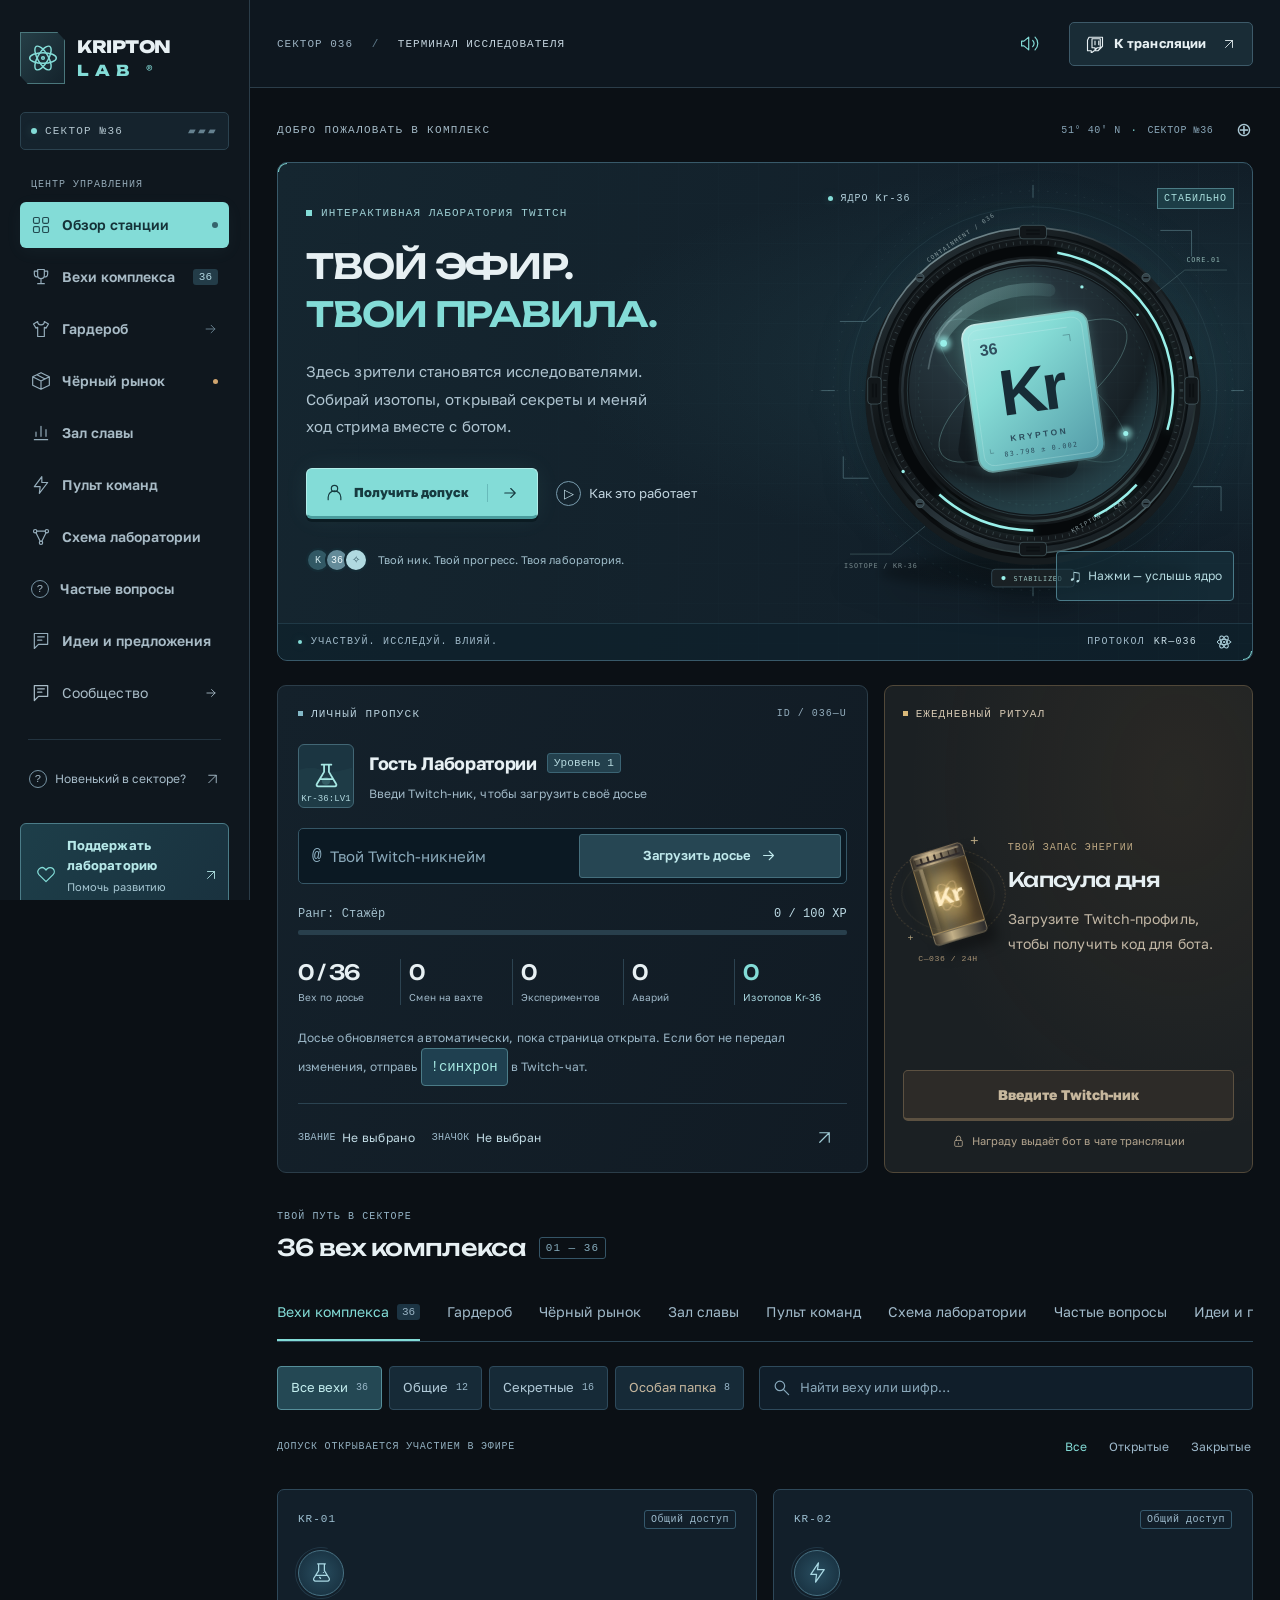
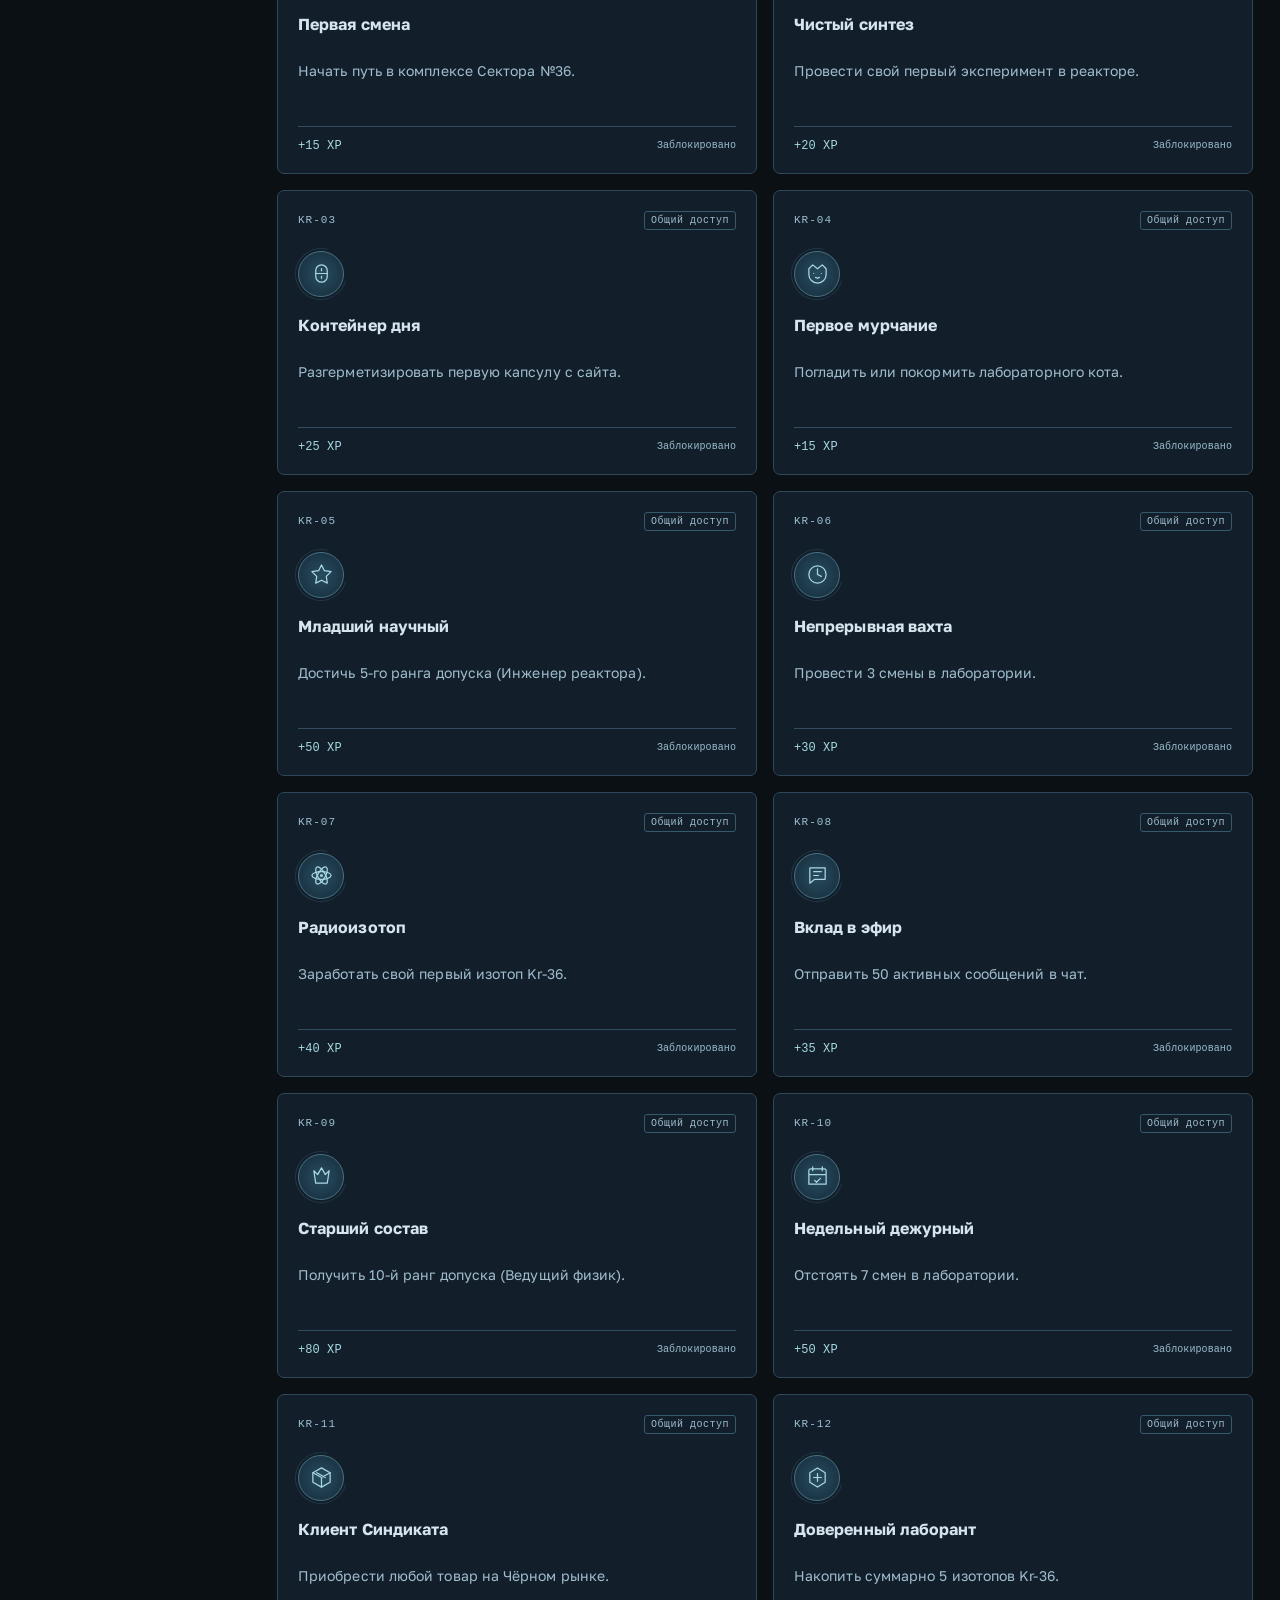
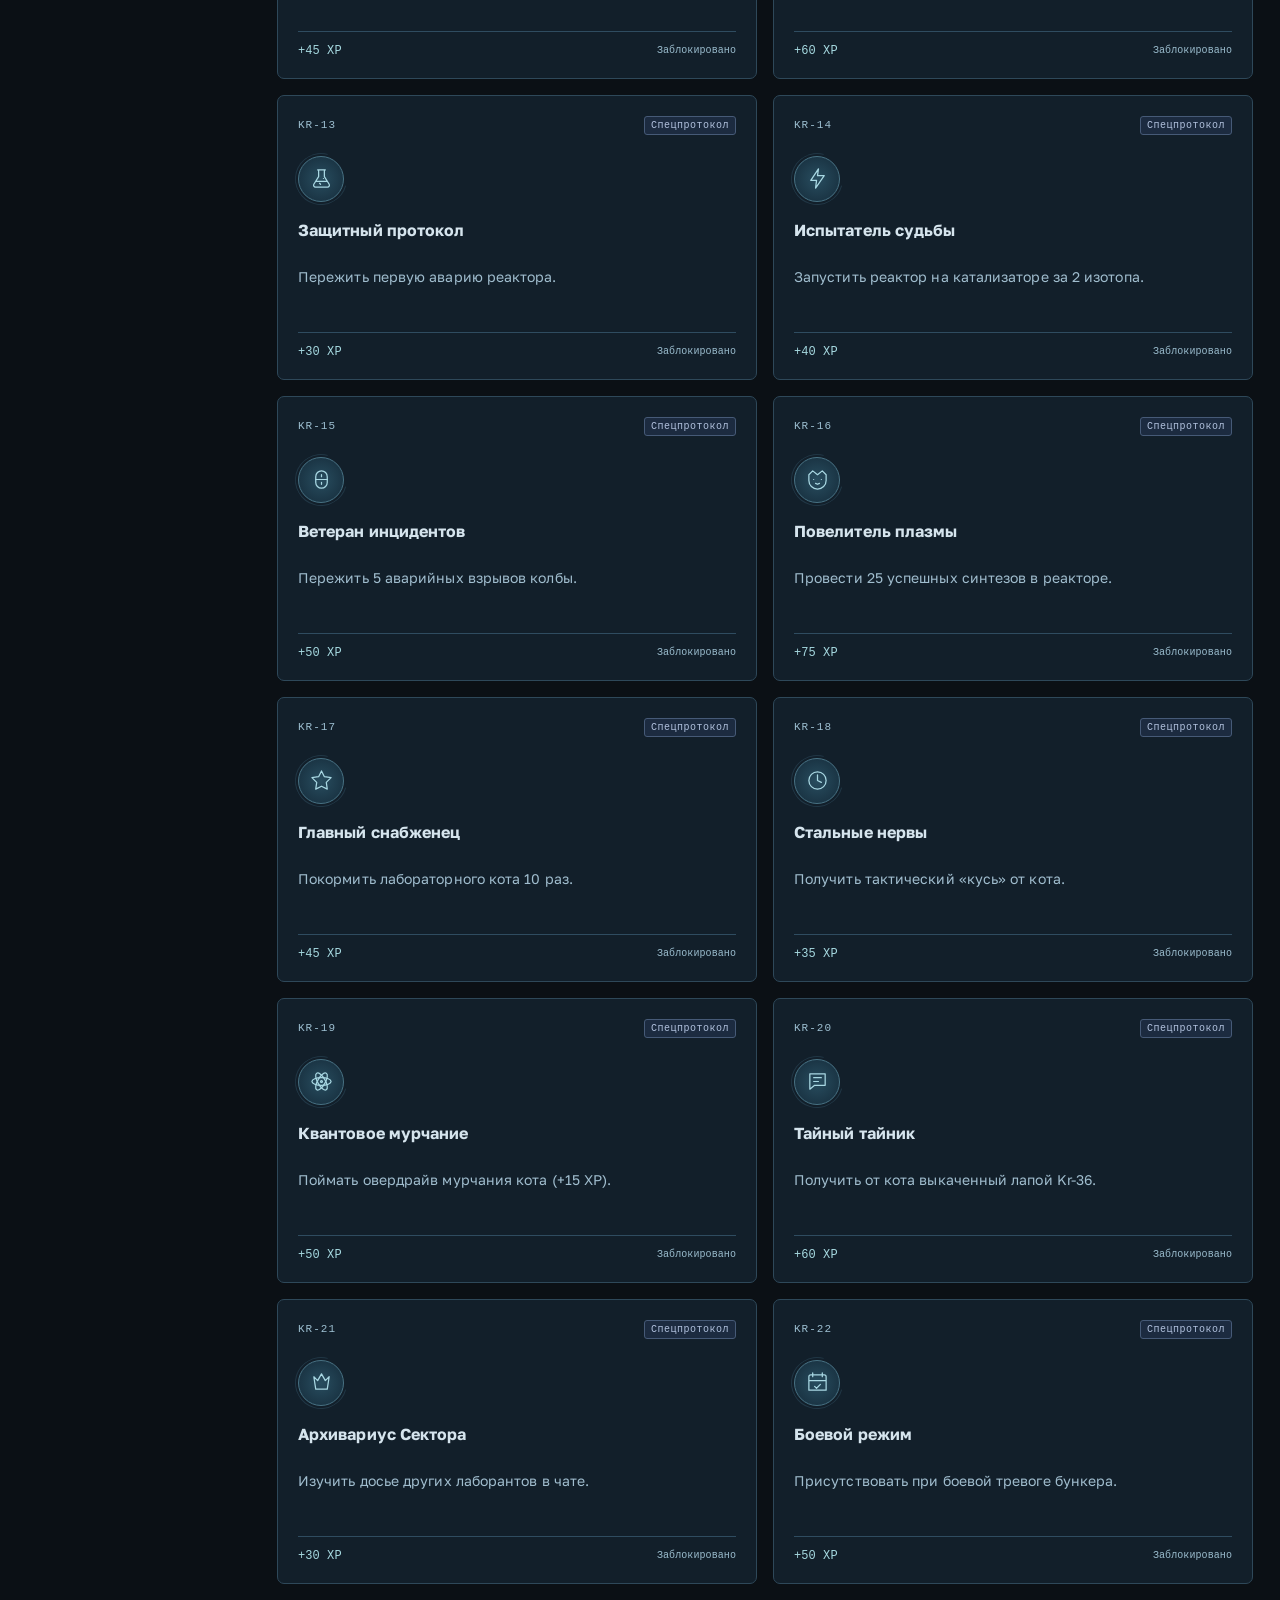
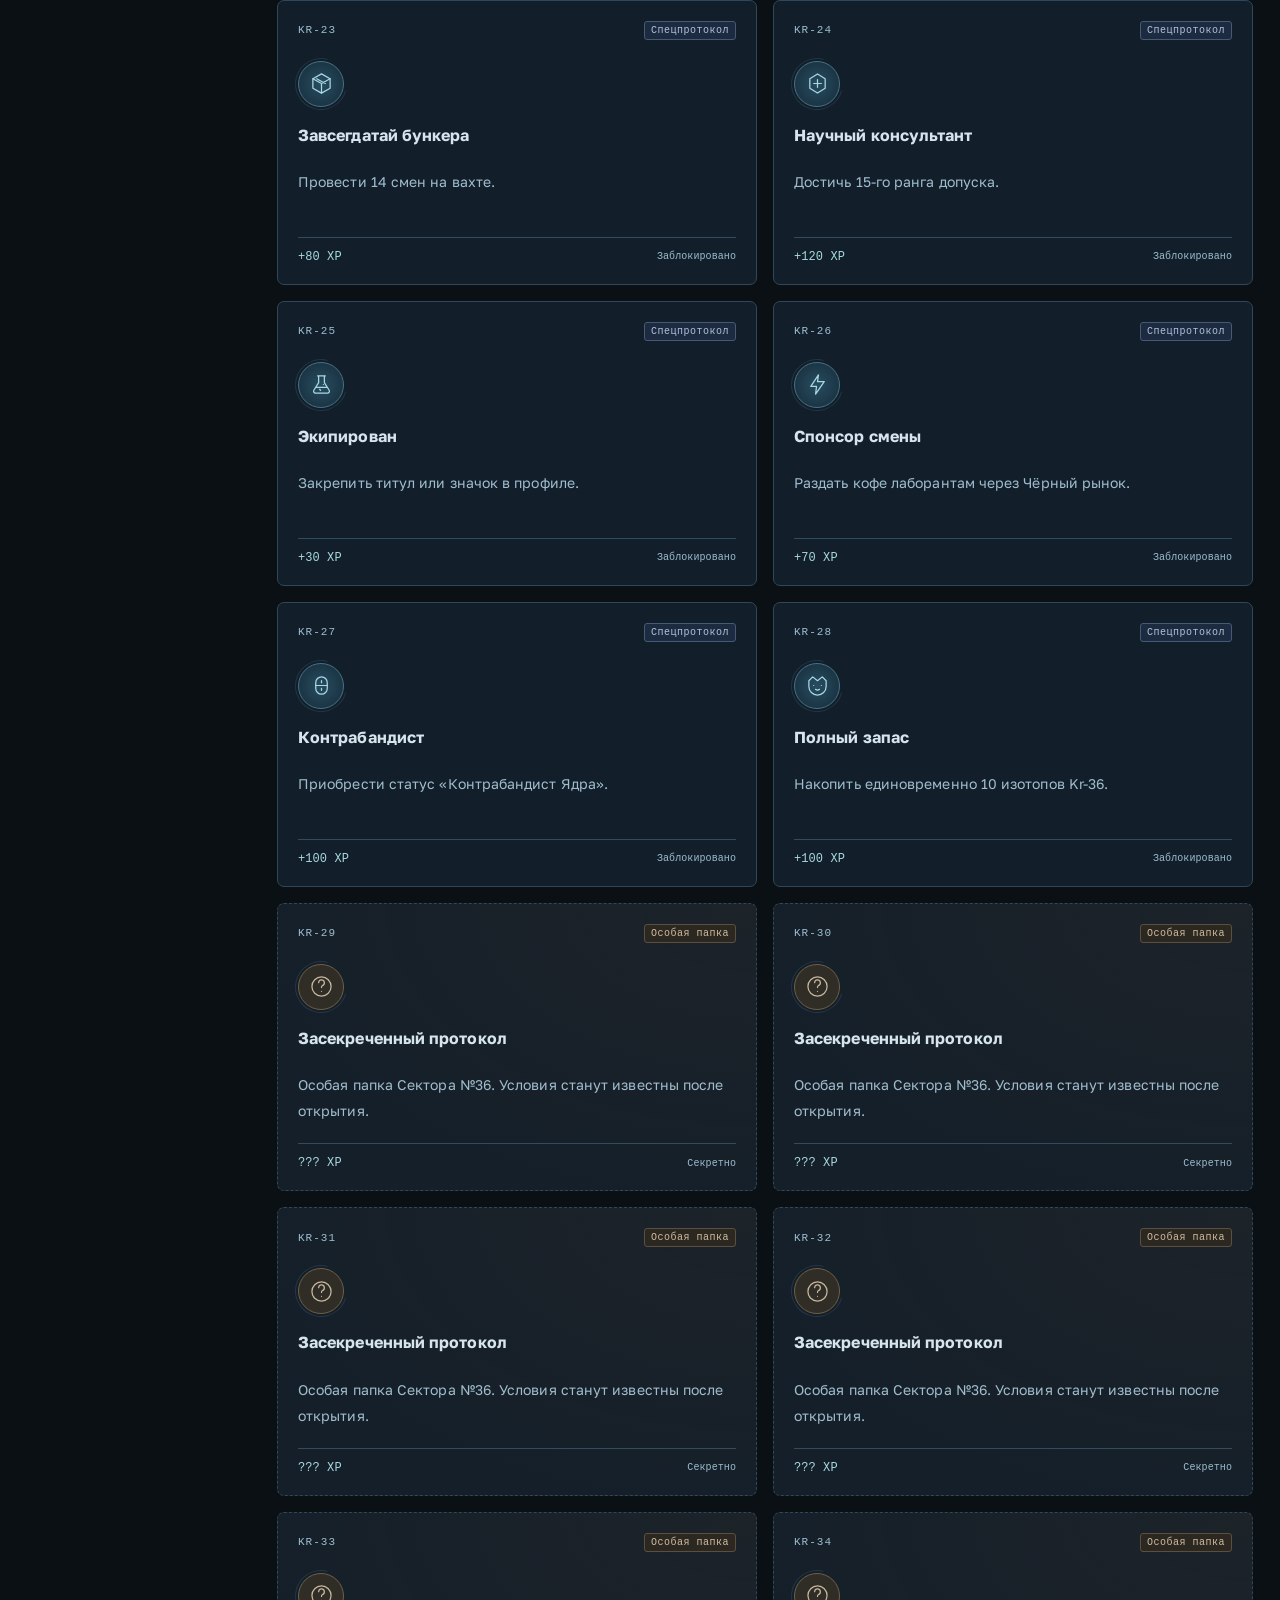
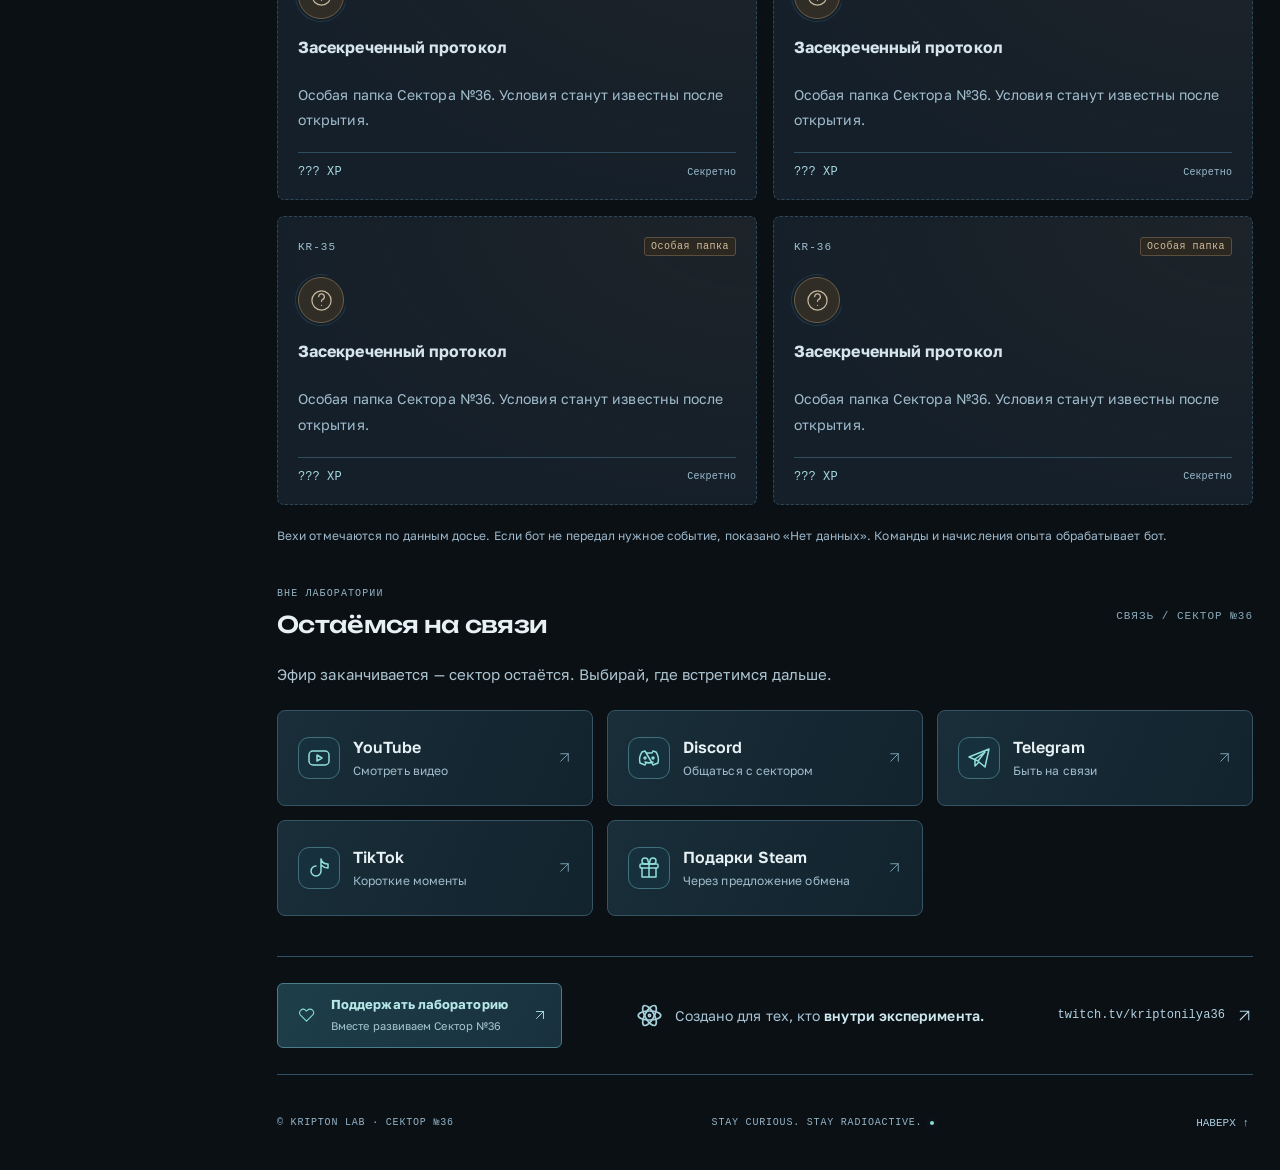
<file: index.html>
<!DOCTYPE html>
<html lang="ru">
<head>
<meta charset="UTF-8">
<meta name="viewport" content="width=device-width, initial-scale=1">
<meta name="theme-color" content="#0b1015">
<meta name="description" content="KRIPTON LAB — лаборатория зрителей kriptonilya36. Открывай вехи, собирай изотопы и меняй ход эфира вместе с Twitch-ботом.">
<title>KRIPTON LAB — Твой эфир. Твои правила.</title>
<link rel="preconnect" href="https://fonts.googleapis.com">
<link rel="preconnect" href="https://fonts.gstatic.com" crossorigin>
<link href="https://fonts.googleapis.com/css2?family=Golos+Text:wght@400;500;600;700&family=Unbounded:wght@500;600;700;800&display=swap" rel="stylesheet">
<style>
:root {
  --bg: #0b1015;
  --panel: #111a22;
  --panel-2: #17232c;
  --border: #2b3d49;
  --line: #233440;
  --accent: #83dcd7;
  --lime: var(--accent);
  --neon-blue: var(--accent);
  --neon-green: var(--accent);
  --neon-red: #f09d95;
  --neon-gold: #dbb782;
  --neon-purple: #b9a9db;
  --text: #e7f0f3;
  --muted: #9bafbb;
  --text-muted: #9bafbb;
  --heading: 'Unbounded', Arial, sans-serif;
  --body: 'Manrope', Arial, sans-serif;
  --mono: ui-monospace, SFMono-Regular, Consolas, monospace;
  color-scheme: dark;
}
* { box-sizing: border-box; }
html { scroll-behavior: smooth; scroll-padding-top: 28px; }
body { margin: 0; background: var(--bg); color: var(--text); font: 16px/1.65 var(--body); -webkit-font-smoothing: antialiased; }
button, input, select, textarea { font: inherit; }
button, a, input, select, textarea { -webkit-tap-highlight-color: transparent; }
button { cursor: pointer; color: inherit; border: 0; }
button:disabled { cursor: not-allowed; }
button, a { touch-action: manipulation; }
a { color: inherit; text-decoration: none; }
button, a, input, select, textarea { outline: none; }
button:focus-visible, a:focus-visible, input:focus-visible, select:focus-visible, textarea:focus-visible, summary:focus-visible { outline: 2px solid var(--accent); outline-offset: 4px; }
::selection { background: var(--accent); color: var(--bg); }
svg { width: 22px; height: 22px; fill: none; stroke: currentColor; stroke-width: 1.5; stroke-linecap: round; stroke-linejoin: round; flex-shrink: 0; }
img { max-width: 100%; }
.icon-sprite, .sr-only { position: absolute; width: 1px; height: 1px; overflow: hidden; clip: rect(0, 0, 0, 0); white-space: nowrap; }
[hidden] { display: none !important; }
.skip-link { position: fixed; top: -100px; left: 270px; background: var(--accent); color: #11272c; padding: 12px 20px; z-index: 300; }
.skip-link:focus { top: 10px; }
.app-shell { min-height: 100vh; }
.sidebar { position: fixed; inset: 0 auto 0 0; width: 250px; background: #0f171e; border-right: 1px solid var(--border); z-index: 30; display: flex; flex-direction: column; padding: 32px 20px 20px; overflow-y: auto; overscroll-behavior: contain; scrollbar-width: thin; scrollbar-color: #3b5664 #0f171e; }
.sidebar > * { flex-shrink: 0; }
.brand { display: flex; align-items: center; gap: 12px; font: 800 17px/1.15 var(--heading); letter-spacing: -.5px; }
.brand-mark { width: 45px; height: 52px; display: grid; place-items: center; border: 1px solid #4a777c; background: linear-gradient(130deg, #253e46, #14232c); clip-path: polygon(0 0, 83% 0, 100% 16%, 100% 100%, 17% 100%, 0 84%); color: var(--accent); }
.brand-mark svg { width: 32px; height: 32px; stroke-width: 1.1; }
.brand-lab { display: block; color: var(--accent); font-size: 15px; letter-spacing: 6px; margin-top: 6px; }
.brand-lab i { font: 10px var(--body); font-style: normal; letter-spacing: 0; vertical-align: top; margin-left: 1px; }
.sidebar-sector { display: flex; align-items: center; gap: 8px; font: 11px var(--mono); letter-spacing: 1.2px; color: #b2c5ce; margin-top: 28px; padding: 12px 10px; background: #15232d; border: 1px solid #2b424f; border-radius: 5px; }
.signal-dot { width: 6px; height: 6px; background: var(--accent); border-radius: 50%; display: inline-block; flex-shrink: 0; box-shadow: 0 0 10px #83dcd740; }
.sector-lines { color: #65818f; font-size: 10px; letter-spacing: 2px; margin-left: auto; }
.nav-label { font: 10px var(--mono); color: #92a7b4; letter-spacing: 1px; margin: 29px 11px 12px; }
.side-nav { display: flex; flex-direction: column; gap: 6px; }
.side-nav button { position: relative; width: 100%; min-height: 46px; display: flex; align-items: center; gap: 11px; text-align: left; padding: 11px; border-radius: 6px; background: transparent; font-size: 14px; font-weight: 600; color: #a8bbc6; transition: background .2s, color .2s; }
.side-nav button svg { width: 20px; height: 20px; stroke-width: 1.4; color: #96aebc; }
.side-nav button:hover { color: #b1eeea; background: #1b2d37; }
.side-nav button.active { background: var(--accent); color: #153238; box-shadow: 0 4px 18px #83dcd70c; }
.side-nav button.active svg { color: #214a50; }
.nav-indicator { height: 6px; width: 6px; border-radius: 50%; background: #35646c; margin-left: auto; }
.nav-count { font: 11px var(--mono); margin-left: auto; background: #233c48; padding: 2px 6px; border-radius: 3px; color: #b0d5df; }
.side-nav button.active .nav-count { background: #68c4c2; color: #214248; }
.side-nav button .nav-chevron { width: 15px; margin-left: auto; color: #6e8997; }
.tiny-dot { width: 5px; height: 5px; border-radius: 50%; background: #d0a56f; margin-left: auto; }
.sidebar-rule { height: 1px; background: var(--line); margin: 23px 8px 17px; }
.guide-link { display: flex; align-items: center; gap: 8px; background: transparent; min-height: 44px; padding: 7px 9px; color: #a6bbc8; font-size: 12px; text-align: left; }
.question-mini { height: 18px; width: 18px; border: 1px solid #7794a4; border-radius: 50%; display: grid; place-items: center; font: 11px var(--mono); flex-shrink: 0; }
.guide-link > svg { width: 15px; margin-left: auto; }
.bot-card { margin-top: 28px; background: radial-gradient(ellipse at 10% 0, #294a5550, transparent 75%), #15232b; border: 1px solid #34505c; border-radius: 9px; padding: 17px 14px 13px; position: relative; }
.bot-card:before { content: ''; height: 3px; width: 24px; position: absolute; top: -2px; left: 17px; background: var(--accent); border-radius: 4px; }
.bot-card-top { display: flex; align-items: center; gap: 10px; }
.bot-avatar, .bot-avatar svg { width: 34px; height: 36px; color: var(--accent); stroke-width: 1.2; }
.bot-card-top strong { font: 12px var(--heading); letter-spacing: .3px; }
.bot-card-top div > span { display: flex; gap: 6px; align-items: center; font-size: 11px; color: #a3c2ce; margin-top: 4px; }
.bot-card-top .signal-dot { width: 5px; height: 5px; }
.bot-cross { margin-left: auto; color: #9dcfd3; font-size: 22px; }
.bot-card p { font-size: 13px; line-height: 1.8; color: #b7cbd6; margin: 16px 0 14px; }
.bot-command { width: 100%; min-height: 44px; display: flex; align-items: center; justify-content: space-between; background: #0c1b24; border: 1px solid #3a5b68; border-radius: 4px; padding: 9px 11px; color: var(--accent); font: 13px var(--mono); transition: border .2s, background .2s; }
.bot-command svg { width: 17px; height: 17px; }
.bot-command:hover { border-color: var(--accent); background: #1f3d47; }
.bot-footnote { display: block; text-align: center; font-size: 11px; color: #96b0bf; margin-top: 10px; }
.sidebar-bottom { display: flex; align-items: center; gap: 6px; margin-top: 24px; font: 10px var(--mono); color: #8ea7b6; letter-spacing: .3px; }
.sidebar-bottom > span:last-child { margin-left: auto; }
.sidebar-bottom .signal-dot { width: 4px; height: 4px; background: #809ba9; box-shadow: none; }
.main-area { margin-left: 250px; }
.topbar { min-height: 88px; padding: 16px 40px; border-bottom: 1px solid var(--border); display: flex; align-items: center; justify-content: space-between; gap: 16px; background: #0e171f; }
.topbar-left, .topbar-right { display: flex; align-items: center; gap: 18px; min-width: 0; }
.breadcrumb { font: 11px var(--mono); letter-spacing: 1px; color: #9bb1c0; }
.breadcrumb > span { color: #5e7a8a; margin: 0 11px; }
.breadcrumb b { font-weight: 400; color: #c4d4de; }
.system-status { font: 10px var(--mono); letter-spacing: .8px; color: #9ebbc8; display: flex; align-items: center; gap: 8px; white-space: nowrap; }
.system-status .signal-dot { background: #8eafb9; box-shadow: none; }
.icon-button { width: 44px; height: 44px; display: grid; place-items: center; background: transparent; color: #aac4d0; border: 1px solid #36505f; border-radius: 50%; position: relative; }
.icon-button svg { width: 19px; height: 19px; }
.icon-button:hover { background: #203641; color: var(--accent); }
.sound-toggle { border: 0; }
.mute-slash { position: absolute; width: 25px; height: 1px; background: #a8c0cd; transform: rotate(-45deg); box-shadow: 0 1px #0e171f; }
.sound-toggle[aria-pressed=true] .mute-slash { display: none; }
.twitch-link { display: flex; align-items: center; gap: 10px; min-height: 44px; padding: 10px 16px; border-radius: 5px; border: 1px solid #3d5a69; font-size: 13px; font-weight: 700; background: #192c36; transition: background .2s, border .2s; white-space: nowrap; }
.twitch-link:hover { background: #254550; border-color: #6b9ca6; }
.twitch-link > svg { width: 18px; height: 18px; }
.twitch-link .small-icon { width: 14px; margin-left: 6px; }
.mobile-menu { display: none; }
main { padding: 30px 40px 0; max-width: 1750px; margin: auto; }
.welcome-row { display: flex; align-items: center; justify-content: space-between; gap: 12px; font: 11px var(--mono); letter-spacing: 1.3px; color: #a4bac7; margin-bottom: 20px; }
.welcome-coord { font-size: 10px; letter-spacing: .6px; display: flex; gap: 10px; align-items: center; color: #89a6b8; }
.welcome-coord i { font-style: normal; color: var(--accent); }
.crosshair { font-size: 19px; color: #aac7d3; margin-left: 13px; }
.hero { position: relative; background: radial-gradient(ellipse at 85% 40%, #23465080, transparent 47%), linear-gradient(105deg, #152630, #111d27); border: 1px solid #385969; border-radius: 10px; overflow: hidden; min-height: 470px; display: grid; grid-template-columns: 56% 44%; isolation: isolate; }
.hero-grid { position: absolute; z-index: -1; inset: 0; background-image: linear-gradient(#83c9d008 1px, transparent 1px), linear-gradient(90deg, #83c9d008 1px, transparent 1px); background-size: 40px 40px; mask-image: linear-gradient(90deg, transparent, #000); }
.hero-copy { position: relative; z-index: 2; padding: 44px 0 65px 36px; min-width: 0; }
.eyebrow { display: flex; gap: 9px; align-items: center; font: 11px var(--mono); letter-spacing: 1.1px; color: #9dced3; }
.live-square { height: 6px; width: 6px; display: inline-block; background: var(--accent); flex-shrink: 0; }
h1 { font: 700 clamp(28px, 2.9vw, 52px)/1.35 var(--heading); letter-spacing: -1.7px; margin: 23px 0 19px; white-space: nowrap; }
h1 > span { color: var(--accent); }
.hero-copy > p { font-size: 16px; line-height: 1.85; color: #b0c5d1; margin: 0 0 27px; }
.hero-actions { display: flex; align-items: center; gap: 22px; flex-wrap: wrap; }
.primary-button { display: flex; align-items: center; justify-content: center; gap: 10px; min-height: 48px; padding: 13px 18px; background: var(--accent); border: 1px solid #b2eeea; border-bottom: 3px solid #4a9c9d; border-radius: 6px; color: #173b40; font-size: 14px; font-weight: 800; position: relative; overflow: hidden; box-shadow: 0 3px 0 #0b1b22, 0 0 24px #83dcd712; transition: transform .2s, box-shadow .2s, background .2s; }
.primary-button:before { content: ''; position: absolute; top: -20%; left: -100%; height: 150%; width: 40%; background: linear-gradient(90deg, transparent, #fff8, transparent); transform: skewX(-20deg); transition: left .55s; }
.primary-button:hover:before { left: 150%; }
.primary-button:hover { background: #a4e9e3; box-shadow: 0 4px 0 #0b1b22, 0 0 30px #83dcd726; transform: translateY(-2px); }
.primary-button:active { transform: translateY(1px); border-bottom-width: 1px; }
.primary-button > svg { width: 19px; height: 19px; }
.button-arrow { display: flex; border-left: 1px solid #4f999e80; padding-left: 13px; margin-left: 8px; }
.button-arrow svg { width: 18px; height: 18px; }
.text-button { background: transparent; min-height: 44px; display: flex; align-items: center; gap: 8px; font-size: 14px; color: #c2d5df; padding: 9px 0; }
.text-button:hover { color: var(--accent); }
.play-ring { border: 1px solid #799cae; width: 25px; height: 25px; display: grid; place-items: center; border-radius: 50%; font-size: 13px; color: #c0dbe5; flex-shrink: 0; }
.hero-note { display: flex; align-items: center; gap: 10px; margin-top: 29px; font-size: 12px; color: #a0becb; }
.mini-avatars { display: flex; padding-left: 0; flex-shrink: 0; }
.mini-avatars i { width: 24px; height: 24px; display: grid; place-items: center; background: #315864; border: 2px solid #142a34; border-radius: 50%; font: 10px var(--mono); color: #d0e8ed; }
.mini-avatars i + i { margin-left: -5px; background: #648b99; color: #edf8fa; }
.mini-avatars i:last-child { background: #b0d9e0; color: #284954; }
.reactor-scene { position: relative; min-width: 0; display: flex; align-items: center; justify-content: center; padding-bottom: 25px; }
.reactor-scene:before { content: ''; position: absolute; width: 65%; aspect-ratio: 1; border-radius: 50%; background: #7dd7d510; filter: blur(35px); }
.reactor-button { position: relative; width: 118%; flex-shrink: 0; max-width: 620px; aspect-ratio: 600/560; background: transparent; padding: 0; display: grid; place-items: center; transform: translateX(-5px); border-radius: 50%; isolation: isolate; }
.reactor-button img { width: 100%; height: auto; display: block; filter: drop-shadow(0 20px 12px #0004); animation: reactor-hover 7s ease-in-out infinite; transition: filter .5s; }
.reactor-button:hover img { filter: drop-shadow(0 20px 12px #0006) brightness(1.12); }
.reactor-button:focus-visible { outline-offset: -45px; }
.reactor-pulse { position: absolute; inset: 20%; border: 1px solid #a6ebe5; border-radius: 50%; opacity: 0; z-index: -1; }
.is-pulsing .reactor-pulse { animation: energy-pulse 1s ease-out; }
.is-pulsing img { filter: drop-shadow(0 0 24px #83dcd740) brightness(1.5); }
.reactor-top-label { position: absolute; top: 25px; left: 12px; right: 25px; display: flex; align-items: center; gap: 7px; font: 10px var(--mono); letter-spacing: 1px; color: #b3d0dc; z-index: 2; }
.reactor-top-label .signal-dot { width: 5px; height: 5px; }
.reactor-top-label > span { margin-left: auto; font-size: 10px; padding: 4px 6px; border: 1px solid #4c7c85; color: #a7dcdb; background: #1c3d46; }
.reactor-bottom-label { position: absolute; bottom: 59px; left: 13px; right: 26px; display: flex; align-items: flex-end; justify-content: space-between; gap: 14px; color: #a3c5d2; z-index: 2; }
.reactor-bottom-label > span { font: 10px var(--mono); letter-spacing: 1px; display: grid; grid-template-columns: auto auto; gap: 2px 6px; align-items: center; }
.reactor-bottom-label b { font-size: 26px; line-height: 1; color: var(--accent); font-weight: 400; grid-row: span 2; }
.reactor-bottom-label small { font-size: 10px; letter-spacing: .5px; }
.reactor-hint { display: flex; align-items: center; justify-content: center; gap: 6px; min-height: 44px; background: #17323e99; border: 1px solid #4a7a88; border-radius: 4px; font-size: 12px; color: #b4d9df; padding: 9px 11px; }
.reactor-hint > span { font-size: 18px; }
.reactor-hint:hover { background: #2b505d; }
.hero-bottom { position: absolute; bottom: 0; left: 0; right: 0; display: flex; align-items: center; justify-content: space-between; min-height: 37px; gap: 15px; border-top: 1px solid #35576770; background: #0e202ca0; padding: 7px 20px; font: 10px var(--mono); letter-spacing: 1.2px; color: #a0bac9; }
.hero-bottom > span { display: flex; align-items: center; gap: 9px; }
.hero-bottom .signal-dot { width: 4px; height: 4px; }
.hero-bottom b { font-weight: 400; color: #c3d9e2; }
.hero-bottom svg { height: 16px; width: 16px; color: #b0d3de; margin-left: 10px; }
.corner { position: absolute; width: 10px; height: 10px; color: #83dcd7; z-index: 5; pointer-events: none; }
.corner-tl { top: -1px; left: -1px; border-top: 2px solid; border-left: 2px solid; border-top-left-radius: 10px; }
.corner-br { right: -1px; bottom: -1px; border-right: 2px solid; border-bottom: 2px solid; border-bottom-right-radius: 10px; }
.dashboard-grid { display: grid; grid-template-columns: minmax(0, 1.6fr) minmax(0, 1fr); gap: 20px; margin-top: 24px; }
.profile-plaque, .capsule-widget { background: linear-gradient(115deg, #14212b, #111b24); border: 1px solid var(--border); border-radius: 9px; overflow: hidden; position: relative; }
.profile-plaque { padding: 23px 25px 0; scroll-margin-top: 25px; transition: box-shadow .3s, border-color .3s; }
.profile-plaque.attention { box-shadow: 0 0 0 3px #83dcd730, 0 0 50px #83dcd710; border-color: #83c5c9; }
.panel-heading { display: flex; justify-content: space-between; align-items: center; gap: 10px; font: 11px var(--mono); letter-spacing: 1.2px; color: #b8d0dc; }
.panel-heading > span:first-child { display: flex; align-items: center; gap: 8px; }
.panel-square { width: 5px; height: 5px; background: #83b8c7; flex-shrink: 0; }
.panel-code { font-size: 10px; color: #92acbc; letter-spacing: 1px; }
.profile-header { margin: 24px 0 20px; }
.profile-identity { display: flex; align-items: center; gap: 15px; }
.flask-wrapper { position: relative; width: 56px; height: 64px; flex-shrink: 0; border: 1px solid #426775; border-radius: 6px; background: #1b3541; overflow: hidden; display: flex; align-items: center; justify-content: center; }
.flask-wrapper canvas { position: absolute; inset: 0; width: 100%; height: 100%; opacity: .25; }
.flask-wrapper > svg { width: 29px; height: 33px; color: #a6e7e3; position: relative; }
.flask-wrapper > span { position: absolute; bottom: 3px; font: 9px var(--mono); color: #b2d9e0; }
.profile-name-row { display: flex; align-items: center; gap: 10px; flex-wrap: wrap; }
.id-details { min-width: 0; }
.id-details h2 { font-size: 20px; font-weight: 700; letter-spacing: -.3px; margin: 0; overflow-wrap: anywhere; }
.profile-name-row > span { font: 11px var(--mono); background: #23404d; border: 1px solid #3b6474; border-radius: 3px; padding: 3px 6px; color: #b6d9df; white-space: nowrap; }
.sync-indicator { font-size: 13px; line-height: 1.6; color: #a0b8c6; margin-top: 6px; max-width: 100%; overflow-wrap: anywhere; }
.auth-bar { display: flex; align-items: center; gap: 8px; background: #0b1923; border: 1px solid #355666; padding: 5px 5px 5px 13px; border-radius: 5px; }
.input-at { font: 16px var(--mono); color: #8fb1c3; }
.auth-bar input { background: transparent; border: 0; color: #d1e4eb; min-width: 0; width: 100%; font-size: 15px; padding: 9px 0; }
.auth-bar input::placeholder { color: #8aa9ba; }
.auth-bar input:focus-visible { outline: none; }
.auth-bar:focus-within { border-color: var(--accent); box-shadow: 0 0 0 2px #83dcd712; }
.auth-bar button { display: flex; align-items: center; justify-content: center; min-height: 44px; gap: 9px; background: #264653; border: 1px solid #456f7d; border-radius: 3px; color: #c0e9ec; font-size: 13px; font-weight: 600; padding: 9px 12px; white-space: nowrap; transition: background .2s; }
.auth-bar button svg { width: 17px; height: 17px; }
.auth-bar button:hover { background: #325c6a; }
.auth-bar button[aria-busy=true] { opacity: .65; pointer-events: none; }
.level-widget { margin-top: 23px; }
.level-label { display: flex; justify-content: space-between; gap: 12px; flex-wrap: wrap; font: 12px var(--mono); color: #a3bfcc; margin-bottom: 9px; }
.level-label > span:last-child { color: #bddbe5; }
.progress-bar-bg { height: 5px; background: #283f4c; border-radius: 2px; overflow: hidden; }
.progress-bar-fill { height: 100%; width: 0; background: linear-gradient(90deg, #4d9baf, #94e6df); box-shadow: 0 0 12px #83dcd760; transition: width .6s ease; }
.stats-grid { display: grid; grid-template-columns: repeat(5, minmax(0, 1fr)); padding: 24px 0 22px; gap: 12px; }
.stat-card { display: flex; flex-direction: column; padding-right: 8px; border-right: 1px solid #2c4351; gap: 5px; min-width: 0; }
.stat-card:last-child { border: 0; }
.stat-card .val { font: 500 24px var(--heading); letter-spacing: -.6px; white-space: nowrap; }
.stat-card .lbl { font-size: 11px; line-height: 1.5; color: #9fb8c8; }
.isotope-stat .val { color: var(--accent); }
.isotope-stat .lbl { color: #a9d7df; }
.user-cosmetics { border-top: 1px solid #2b4351; padding: 12px 0; display: flex; align-items: center; gap: 17px; flex-wrap: wrap; font: 10px var(--mono); letter-spacing: .3px; color: #9bb8c9; }
.user-cosmetics > span { display: flex; align-items: center; gap: 6px; flex-wrap: wrap; }
.user-cosmetics strong { font: 12px var(--body); color: #c2dce5; }
.user-cosmetics button { background: transparent; color: #9fcbd5; margin-left: auto; min-width: 44px; min-height: 44px; display: grid; place-items: center; padding: 8px; }
.user-cosmetics svg { width: 19px; height: 19px; }
.capsule-widget { background: radial-gradient(ellipse at 80% 20%, #a973351a, transparent 65%), #1b2023; border-color: #514839; padding: 23px; display: flex; flex-direction: column; }
.capsule-widget .panel-heading { color: #d4c7b2; font-size: 11px; letter-spacing: 1px; }
.capsule-widget .panel-square { background: #d9b879; }
.capsule-tag { font: 10px var(--mono); color: #d6ba8b; border: 1px solid #756143; border-radius: 3px; padding: 3px 6px; letter-spacing: .3px; background: #342c22; white-space: nowrap; }
.capsule-body { display: flex; align-items: center; position: relative; margin: 17px 0 20px; gap: 15px; min-height: 194px; flex: 1; }
.capsule-info { flex: 1; position: relative; z-index: 2; min-width: 0; }
.micro-label { font: 10px var(--mono); letter-spacing: 1px; color: #bba681; }
.capsule-info h2 { font: 500 clamp(20px, 1.4vw, 26px)/1.5 var(--heading); letter-spacing: -.6px; margin: 7px 0 11px; }
.capsule-info p { font-size: 15px; line-height: 1.8; color: #c2b7a5; margin: 0; }
.capsule-art { width: 130px; height: 155px; flex-shrink: 0; position: relative; display: grid; place-items: center; }
.capsule-object { width: 61px; height: 104px; transform: rotate(-17deg); position: relative; filter: drop-shadow(8px 13px 7px #0006); animation: capsule-float 5s ease-in-out infinite; }
.capsule-cap { height: 17px; background: linear-gradient(90deg, #302b24, #a39478 26%, #c5b28e 38%, #6d6352 69%, #29282b); border: 1px solid #8e7b5e; border-radius: 6px 6px 2px 2px; position: relative; }
.capsule-cap:after { content: ''; position: absolute; inset: 3px 4px; border-top: 1px solid #e1c99d; border-bottom: 2px solid #29252a; background: repeating-linear-gradient(90deg, transparent 0 6px, #312924 6px 8px); }
.capsule-glass { position: relative; height: 74px; background: linear-gradient(90deg, #6d57384a, #d6b87555 28%, #f8dfa640 36%, #6a502a99 76%, #30251b); border: 1px solid #c8a969aa; border-top: 0; box-shadow: inset 0 0 13px #f3ce7c30, 0 0 20px #dab65016; display: flex; align-items: center; justify-content: center; overflow: hidden; }
.capsule-glass:before { content: ''; position: absolute; inset: 8px 12px; background: #f8d27a77; filter: blur(8px); }
.capsule-glass:after { content: ''; position: absolute; left: 6px; top: 0; bottom: 0; width: 4px; background: linear-gradient(#fbe4b360, #b59a6f20); }
.capsule-glass > svg { position: absolute; width: 40px; height: 40px; color: #e8c38b70; stroke-width: .8; }
.capsule-glass > span { position: relative; color: #ffedc4; font: 600 23px var(--heading); text-shadow: 0 0 10px #ffdc88; }
.capsule-base { height: 13px; background: linear-gradient(90deg, #3c352c, #c3b18a 35%, #6c624e 68%, #27272b); border: 1px solid #8e8067; border-radius: 2px 2px 5px 5px; box-shadow: 0 -2px #191d22; }
.capsule-orbit { position: absolute; width: 128px; height: 128px; border: 1px dashed #76624488; border-radius: 50%; transform: rotateX(38deg) rotate(-24deg); }
.capsule-orbit:after { content: ''; position: absolute; inset: 11px; border: 1px solid #ae946120; border-radius: 50%; }
.capsule-spark { position: absolute; color: #b9a782; font: 16px var(--mono); }
.capsule-spark.s1 { top: 11px; right: 16px; }
.capsule-spark.s2 { left: 5px; bottom: 22px; font-size: 11px; }
.capsule-art-code { position: absolute; bottom: 0; left: 17px; font: 9px var(--mono); color: #a79273; letter-spacing: .6px; }
.capsule-action-btn { display: flex; justify-content: center; align-items: center; gap: 9px; min-height: 48px; width: 100%; padding: 12px 15px; border: 1px solid #8c7652; border-bottom-width: 3px; border-radius: 5px; background: linear-gradient(#c2aa7e, #a98a59); color: #2c251c; font-size: 14px; font-weight: 800; transition: background .2s, transform .2s; }
.capsule-action-btn:hover:not(:disabled) { background: #d9bd88; transform: translateY(-1px); }
.capsule-action-btn:disabled { background: #2d2b28; color: #c6b79d; border-color: #5c5141; }
.capsule-note { display: flex; justify-content: center; align-items: center; gap: 7px; color: #b4a58f; font-size: 11px; line-height: 1.5; text-align: center; margin-top: 12px; }
.capsule-note svg { width: 13px; height: 13px; }
.modules-section { margin-top: 38px; scroll-margin-top: 28px; }
.section-heading { display: flex; justify-content: space-between; align-items: center; gap: 18px; margin-bottom: 24px; }
.eyebrow.small { font-size: 10px; color: #94b3c5; }
.section-heading h2 { display: flex; gap: 13px; align-items: center; font: 500 clamp(23px, 1.7vw, 31px)/1.5 var(--heading); letter-spacing: -.7px; margin: 9px 0 0; }
.heading-count { font: 11px var(--mono); letter-spacing: 1px; color: #86acbd; padding: 4px 6px; border: 1px solid #355567; border-radius: 3px; white-space: nowrap; }
.section-side-note { display: flex; align-items: center; gap: 12px; font: 10px var(--mono); color: #88a8bc; letter-spacing: .7px; }
.section-side-note svg { width: 20px; height: 20px; }
.module-tabs { display: flex; gap: 27px; border-bottom: 1px solid #2c4656; margin-bottom: 24px; overflow-x: auto; overscroll-behavior-x: contain; scrollbar-width: thin; scrollbar-color: #3b6174 transparent; }
.module-select { display: flex; align-items: center; gap: 8px; padding: 11px 0 15px; min-height: 48px; background: transparent; font-size: 14px; color: #a1baca; border-bottom: 2px solid transparent; white-space: nowrap; flex-shrink: 0; }
.module-select > span { font: 11px var(--mono); color: #99b3c4; background: #1c3443; border-radius: 3px; padding: 2px 5px; }
.module-select:hover { color: #cae6ec; }
.module-select.active { color: var(--accent); border-color: var(--accent); }
.module-tab { display: none; animation: tab-reveal .35s; }
.catalog-controls { display: flex; align-items: center; justify-content: space-between; gap: 15px; }
.cat-filters { display: flex; gap: 7px; flex-wrap: wrap; }
.cat-btn { display: flex; align-items: center; justify-content: center; min-height: 44px; gap: 8px; padding: 10px 13px; background: #162a37; border: 1px solid #2e4a5c; color: #b2cbd9; border-radius: 4px; font-size: 13px; }
.cat-btn > span { font: 10px var(--mono); color: #99b7c9; }
.cat-btn.active { color: #c4eeef; background: #244854; border-color: #568f9a; }
.cat-btn:hover { border-color: #83b5c4; }
.special-filter { color: #c5b69d; }
.search-wrap { display: flex; align-items: center; gap: 9px; background: #101e2a; border: 1px solid #2e4a5c; border-radius: 4px; padding: 10px 12px; min-height: 44px; flex-shrink: 0; }
.search-wrap:focus-within { border-color: var(--accent); }
.search-wrap svg { width: 19px; height: 19px; color: #88a9bc; }
.search-input { width: 200px; min-width: 0; border: 0; background: transparent; color: #c4dce8; font-size: 13px; padding: 0; }
.search-input::placeholder { color: #8ba9bb; }
.search-input:focus-visible { outline: none; }
.catalog-status-row { display: flex; align-items: center; justify-content: space-between; gap: 15px; margin: 15px 0 20px; }
.catalog-status-row > span { font: 10px var(--mono); letter-spacing: .8px; color: #91aebe; }
.filter-status-group { display: flex; gap: 18px; }
.filter-status-btn { min-height: 44px; padding: 7px 2px; font-size: 12px; background: transparent; color: #9db8ca; }
.filter-status-btn.active { color: var(--accent); }
.ach-grid { display: grid; grid-template-columns: repeat(3, minmax(0, 1fr)); gap: 16px; }
.ach-card { display: flex; flex-direction: column; min-height: 285px; border: 1px solid #2e4859; border-radius: 7px; background: #121f2a; padding: 20px; position: relative; transition: border-color .2s, transform .2s; min-width: 0; }
.ach-card:hover { border-color: #5b8d9d; transform: translateY(-2px); }
.ach-top { display: flex; align-items: center; justify-content: space-between; gap: 8px; flex-wrap: wrap; }
.ach-code { font: 11px var(--mono); letter-spacing: 1px; color: #9dbfd1; }
.rarity-pill { font: 10px var(--mono); letter-spacing: .5px; padding: 3px 6px; border: 1px solid #35596d; border-radius: 3px; color: #9fbdcf; }
.r-секретно { color: #b1c1dd; border-color: #465a77; background: #1c2b40; }
.r-папка { color: #d2bc9b; border-color: #5d4f3f; background: #2b2721; }
.ach-symbol { height: 46px; width: 46px; display: grid; place-items: center; margin: 21px 0 16px; border: 1px solid #487284; border-radius: 50%; background: radial-gradient(#284d5f, #152b3a); color: #a9d8e3; position: relative; }
.ach-symbol:before { content: ''; position: absolute; inset: -4px; border: 1px solid #406b8150; border-radius: 50%; border-right-color: transparent; transform: rotate(-30deg); }
.ach-symbol svg { width: 23px; height: 23px; stroke-width: 1.3; }
.ach-title { font-size: 16px; line-height: 1.55; font-weight: 700; color: #d5e4ed; margin: 0 0 8px; }
.ach-desc { font-size: 14px; line-height: 1.8; color: #a0bdce; margin-bottom: 19px; flex: 1; }
.ach-footer { margin-top: auto; padding-top: 12px; border-top: 1px solid #2f4c60; display: flex; align-items: center; justify-content: space-between; gap: 10px; font: 12px var(--mono); }
.ach-reward { color: #a6d9e0; }
.ach-state { color: #9bbdce; font-size: 10px; display: flex; gap: 5px; align-items: center; }
.ach-state svg { width: 13px; height: 13px; }
.ach-card.unlocked { border-color: #4d929a; background: radial-gradient(ellipse at top left, #29606b60, transparent 70%), #132832; }
.ach-card.unlocked .ach-symbol { background: #82d2d2; color: #214551; border-color: #a2e9e4; box-shadow: 0 0 18px #83dcd715; }
.ach-card.unlocked .ach-state { color: var(--accent); }
.ach-card.secret-locked { border-style: dashed; background: radial-gradient(ellipse at top right, #65492918, transparent 75%), #151f29; }
.ach-card.secret-locked .ach-symbol { color: #c5b99f; background: #302c26; border-color: #6d6048; }
.empty-state, .ach-empty { grid-column: 1/-1; padding: 48px 20px; border: 1px dashed #406477; border-radius: 7px; text-align: center; color: #b0ccd9; font-size: 16px; }
.empty-state .eyebrow { justify-content: center; font-size: 11px; }
.empty-state p { font-size: 15px; }
.catalog-footnote { font-size: 12px; line-height: 1.8; color: #9db8ca; margin: 20px 0; }
.module-intro { font-size: 16px; line-height: 1.85; color: #b2cbd9; margin: 0 0 26px; max-width: 850px; }
.wardrobe-block { margin-bottom: 32px; }
.wardrobe-block h3 { font: 500 18px/1.6 var(--heading); color: #d3e8ef; letter-spacing: -.4px; margin: 24px 0 17px; }
.wardrobe-grid { display: grid; grid-template-columns: repeat(2, minmax(0, 1fr)); gap: 15px; }
.cosmetic-card { width: 100%; text-align: left; border: 1px solid #3b6176; border-radius: 6px; background: #152b39; padding: 21px 18px; display: flex; justify-content: space-between; align-items: center; gap: 15px; }
.cosmetic-card.locked { background: #111f2b; border-style: dashed; cursor: not-allowed; color: #acc6d4; }
.cosmetic-card.unlocked:hover { background: #204456; border-color: #7eb0bd; }
.cosmetic-info .c-name, .cosmetic-info .c-source { display: block; }
.c-name { font-size: 16px; font-weight: 700; color: #cfe8ee; margin-bottom: 6px; }
.c-source { font-size: 14px; color: #a3c0d1; }
.cosmetic-action { font-size: 12px; border: 1px solid #537d90; background: #254859; color: #bddfe8; border-radius: 4px; padding: 7px 9px; white-space: nowrap; }
.locked .cosmetic-action { background: #192e3d; border-color: #365a70; color: #99b9cb; }
.market-grid { display: grid; grid-template-columns: repeat(3, minmax(0, 1fr)); gap: 18px; }
.market-card { --accent: #83dcd7; display: flex; flex-direction: column; align-items: flex-start; border: 1px solid #3c6377; border-radius: 8px; background: radial-gradient(ellipse at top left, #2a5c7020, transparent 75%), #112330; padding: 24px; transition: transform .2s; min-width: 0; }
.market-card:hover { transform: translateY(-3px); }
.market-card.red { --accent: #eca99a; border-color: #6d514d; }
.market-card.amber { --accent: #dbb782; border-color: #66553e; }
.market-card.violet { --accent: #c6b4e6; border-color: #635576; }
.market-number { font: 11px/1.6 var(--mono); letter-spacing: .8px; color: var(--accent); }
.market-symbol { width: 50px; height: 50px; border: 1px solid color-mix(in srgb, var(--accent) 35%, transparent); display: grid; place-items: center; border-radius: 7px; margin: 27px 0 21px; color: var(--accent); background: #0b1b27; }
.market-symbol svg { height: 28px; width: 28px; }
.market-symbol > span { font-size: 33px; line-height: 1; }
.market-card h3 { font-size: 18px; line-height: 1.6; font-weight: 700; margin: 0 0 11px; color: #d8eaf0; }
.market-card p { font-size: 15px; color: #acc6d7; line-height: 1.8; margin: 0 0 26px; flex: 1; }
.market-price { font: 14px var(--mono); color: var(--accent); margin-bottom: 20px; }
.market-price b { font: 500 29px var(--heading); margin-right: 5px; }
.market-card button { width: 100%; min-height: 46px; display: flex; align-items: center; justify-content: space-between; gap: 10px; font-size: 13px; background: #1c384b; border: 1px solid #416a81; border-radius: 4px; color: #c0e1ed; padding: 11px 12px; text-align: left; }
.market-card button svg { width: 17px; height: 17px; }
.market-card button:hover { background: #2b5268; border-color: var(--accent); }
.hof-intro { display: flex; align-items: flex-start; justify-content: space-between; gap: 20px; }
.small-button { display: inline-flex; align-items: center; justify-content: center; gap: 12px; min-height: 44px; padding: 10px 13px; border: 1px solid #426f86; background: #203f51; color: #c8e6ee; font-size: 13px; border-radius: 4px; white-space: nowrap; }
.small-button:hover { background: #2c5368; border-color: var(--accent); }
.table-scroll { overflow-x: auto; border: 1px solid #365e76; border-radius: 7px; }
.hof-table { width: 100%; border-collapse: collapse; white-space: nowrap; }
.hof-table th { font: 12px var(--mono); color: #a9c8da; text-align: left; background: #1b3547; padding: 19px 18px; }
.hof-table td { padding: 20px 18px; border-bottom: 1px solid #2d4f65; font-size: 15px; color: #bedae8; }
.hof-table tr:last-child td { border: 0; }
.hof-table tr:hover td { background: #192f40; }
.hof-rank-1 { color: #e6c68b !important; }
.hof-rank-2 { color: #d0dfe8 !important; }
.hof-rank-3 { color: #d0aa85 !important; }
.table-message { text-align: center !important; padding: 35px !important; white-space: normal; }
.table-message .text-button { display: inline-flex; color: var(--accent); }
.xp-cell { color: #a5dfe0 !important; }
.isotope-cell { color: #b3dce6 !important; }
.fate-note { display: flex; gap: 20px; border: 1px solid #65543d; border-radius: 7px; background: #25231f; padding: 25px; margin-top: 24px; color: #d9be8c; }
.fate-note > svg { width: 33px; height: 33px; }
.fate-note strong { font-size: 16px; }
.fate-note p { font-size: 15px; line-height: 1.85; color: #c2b7a3; margin: 7px 0 0; }
.bottom-strip { border-top: 1px solid #315166; border-bottom: 1px solid #315166; padding: 26px 0; margin-top: 40px; display: flex; justify-content: space-between; align-items: center; flex-wrap: wrap; gap: 20px; }
.bottom-strip > div { display: flex; align-items: center; gap: 12px; font-size: 14px; color: #a6c4d5; }
.bottom-strip > div svg { width: 27px; height: 27px; color: #a5d0db; }
.bottom-strip b { font-weight: 600; color: #cee8f0; }
.bottom-strip > a { display: flex; align-items: center; gap: 11px; font: 12px var(--mono); color: #b4d2e2; }
.bottom-strip > a svg { width: 17px; height: 17px; }
footer { display: flex; align-items: center; justify-content: space-between; gap: 18px; font: 10px/1.6 var(--mono); letter-spacing: .8px; color: #93b3c7; padding: 26px 0; flex-wrap: wrap; }
footer > span { display: flex; align-items: center; gap: 8px; }
footer .signal-dot { width: 4px; height: 4px; }
footer button { min-height: 44px; background: transparent; color: #a9ccde; font: 11px var(--mono); padding: 9px 4px; }
.support-button, .bottom-strip > a.support-button { display: flex; align-items: center; justify-content: center; gap: 10px; min-height: 46px; padding: 11px 14px; border: 1px solid #4b7c88; border-radius: 6px; background: linear-gradient(120deg, #1d3e49, #19313e); color: #b6e8e8; font: 700 13px var(--body); transition: background .2s, border-color .2s; }
.sidebar > .support-button { margin-top: 22px; }
.support-button:hover { background: #28525d; border-color: #83dcd7; }
.support-button svg { width: 20px; height: 20px; }
.modal-overlay { position: fixed; inset: 0; background: #050b12c9; backdrop-filter: blur(12px); display: none; align-items: center; justify-content: center; padding: 25px; z-index: 100; overflow: auto; }
.modal-overlay:not([hidden]) { display: flex; }
.dialog { background: radial-gradient(ellipse at top right, #28596c30, transparent 65%), #132734; border: 1px solid #477a90; border-radius: 13px; position: relative; width: 100%; max-width: 650px; padding: 39px; box-shadow: 0 30px 100px #0009; max-height: calc(100dvh - 50px); overflow-y: auto; animation: tab-reveal .3s; }
.dialog:before { content: ''; position: absolute; top: 0; left: 35px; width: 44px; height: 2px; background: var(--accent); }
.close-modal { position: absolute; top: 14px; right: 14px; }
.dialog > .eyebrow { max-width: calc(100% - 45px); }
.dialog h2 { font: 500 27px/1.5 var(--heading); letter-spacing: -.7px; margin: 20px 0 15px; }
.dialog-lead { font-size: 16px; line-height: 1.85; color: #b7d3e0; }
.guide-steps { list-style: none; padding: 0; margin: 29px 0; }
.guide-steps li { display: flex; gap: 19px; margin: 24px 0; }
.guide-steps li > span { font: 500 20px var(--heading); color: #9adbdc; border: 1px solid #3e748d; background: #204455; align-self: flex-start; padding: 7px 9px; border-radius: 5px; }
.guide-steps h3 { font-size: 17px; margin: 0 0 7px; color: #d4eaf1; }
.guide-steps p { font-size: 15px; color: #adcddd; line-height: 1.85; margin: 0; }
.guide-steps p button { display: inline-flex; min-height: 36px; gap: 6px; align-items: center; font: 14px var(--mono); color: var(--accent); background: #1f495e; padding: 5px 8px; border-radius: 3px; }
.guide-steps p svg { width: 14px; height: 14px; }
.guide-extra { display: flex; gap: 16px; border-top: 1px solid #38677e; padding-top: 20px; margin-bottom: 27px; color: #acdbe4; }
.guide-extra p { font-size: 14px; line-height: 1.85; color: #b1d0df; margin: 0; }
.guide-extra svg { width: 26px; height: 26px; margin-top: 4px; }
.guide-dialog > .primary-button { width: 100%; }
.capsule-modal { text-align: center; max-width: 510px; }
.capsule-modal .eyebrow { justify-content: center; font-size: 10px; margin-right: auto; margin-left: auto; }
.capsule-modal .primary-button { width: 100%; margin-top: 24px; }
.primary-button:disabled { background: #365d69; color: #bbd3dd; border-color: #507e8f; box-shadow: none; transform: none; }
.modal-atom { width: 95px; height: 95px; border: 1px dashed #6ca8b4; border-radius: 50%; display: grid; place-items: center; margin: 29px auto 24px; background: radial-gradient(#6cbcbf25, transparent); box-shadow: 0 0 55px #83dcd710; }
.modal-atom svg { width: 57px; height: 57px; stroke-width: 1; color: #a1e8e3; }
.capsule-modal h2 { font-size: 23px; }
.capsule-result-code { font: 500 25px var(--mono); letter-spacing: 2px; border: 1px dashed #659bab; background: #0d2231; border-radius: 6px; padding: 20px 10px; margin: 26px 0 20px; color: #94e6df; user-select: all; overflow-wrap: anywhere; }
.command-caption { font: 10px var(--mono); letter-spacing: 1.2px; color: #9dbfce; }
.selectable-command { font: 15px/1.8 var(--mono); color: #c3e5ed; user-select: all; overflow-wrap: anywhere; }
.modal-twitch { display: flex; justify-content: center; align-items: center; gap: 9px; min-height: 44px; font-size: 13px; margin-top: 18px; color: #afd2df; }
.modal-twitch svg { width: 17px; height: 17px; }
.modal-overlay[data-state=error] .capsule-result-code { border-color: #b08677; color: #e9b0a3; }
.toast { position: fixed; left: calc(50% + 125px); bottom: 28px; transform: translateX(-50%); display: none; background: #a3e8e3; border: 1px solid #c7f3ee; box-shadow: 0 10px 50px #0007; border-radius: 7px; color: #183b45; padding: 15px 22px; font-size: 14px; font-weight: 700; max-width: min(90vw, 650px); z-index: 200; text-align: center; overflow-wrap: anywhere; }
.toast input { display: block; width: min(350px, 70vw); max-width: 100%; background: #1c4354; color: #d7f5f4; border: 1px solid #679dae; border-radius: 4px; padding: 11px; font: 15px var(--mono); margin: 9px auto; user-select: all; }
.toast > button { border: 1px solid #558e9d; border-radius: 3px; background: transparent; color: #214a55; padding: 3px 9px; font-size: 18px; min-height: 36px; }
.command-fallback { position: fixed; bottom: 90px; left: 50%; transform: translateX(-50%); padding: 17px; border: 1px solid var(--accent); background: #153243; color: var(--accent); z-index: 201; max-width: 90vw; }
.command-fallback input, .command-fallback textarea { font: 16px var(--mono); color: var(--accent); background: #0c2333; border: 1px solid #507d93; padding: 12px; max-width: 100%; width: 350px; user-select: all; }
.mobile-backdrop { display: none; }
body.modal-open { overflow: hidden; }
.sync-indicator[data-state=success] { color: #a3ddd9; }
.sync-indicator[data-state=error] { color: #e9b6a9; }
.sync-indicator[data-state=loading] { color: #d6c393; }
/* FAQ and community ideas */
.faq-list { display: grid; gap: 12px; max-width: 1120px; }
.faq-item { border: 1px solid #315467; border-radius: 8px; background: #11232f; overflow: hidden; }
.faq-item[open] { border-color: #5b959e; background: linear-gradient(110deg, #16313e, #132632); }
.faq-item summary { display: flex; align-items: center; gap: 18px; min-height: 80px; padding: 20px 24px; cursor: pointer; list-style: none; }
.faq-item summary::-webkit-details-marker { display: none; }
.faq-number { font: 12px var(--mono); color: #7fc4cb; flex-shrink: 0; }
.faq-item summary h3 { font-size: 17px; font-weight: 600; line-height: 1.65; margin: 0; }
.faq-toggle { margin-left: auto; width: 29px; height: 29px; display: grid; place-items: center; color: #97d8db; font-size: 24px; line-height: 1; flex-shrink: 0; transition: transform .2s; }
.faq-item[open] .faq-toggle { transform: rotate(45deg); }
.faq-answer { padding: 0 70px 25px; color: #b5cedb; font-size: 15px; line-height: 1.9; max-width: 1000px; }
.faq-answer > :first-child { margin-top: 0; }
.faq-answer > :last-child { margin-bottom: 0; }
.faq-answer a { color: #a2e7e2; text-decoration: underline; text-underline-offset: 4px; }
.faq-answer code { font: 14px var(--mono); color: #a6e2e3; background: #1e4053; padding: 3px 6px; border-radius: 3px; overflow-wrap: anywhere; }
.faq-answer ul, .faq-answer ol { padding-left: 20px; }
.suggestion-layout { display: grid; grid-template-columns: minmax(0, 1.5fr) minmax(290px, 1fr); gap: 24px; align-items: start; }
.suggestion-panel, .suggestion-aside { border: 1px solid #31566c; background: #112531; border-radius: 9px; padding: 27px; min-width: 0; }
.suggestion-panel h3, .suggestion-aside h3 { font-size: 19px; line-height: 1.6; margin: 0 0 16px; color: #d4e8ed; }
.suggestion-panel > p, .suggestion-aside > p { font-size: 15px; line-height: 1.85; color: #b0ccd9; }
.suggestion-form { display: grid; gap: 20px; }
.suggestion-form label { display: grid; gap: 9px; color: #d2e5ec; font-size: 14px; font-weight: 600; }
.suggestion-form input, .suggestion-form select, .suggestion-form textarea { width: 100%; min-width: 0; min-height: 48px; border: 1px solid #3d647b; border-radius: 5px; background: #0b1d2b; color: #d5e8ef; padding: 12px 14px; font-size: 15px; font-weight: 400; }
.suggestion-form textarea { min-height: 170px; resize: vertical; line-height: 1.8; }
.suggestion-form input::placeholder, .suggestion-form textarea::placeholder { color: #8eacbf; }
.suggestion-form input:focus, .suggestion-form select:focus, .suggestion-form textarea:focus { border-color: #83dcd7; }
.field-hint { display: block; color: #9dbbcc; font-size: 12px; font-weight: 400; line-height: 1.7; }
.suggestion-actions { display: flex; gap: 12px; flex-wrap: wrap; }
.suggestion-actions > button { flex: 1 1 auto; }
.suggestion-status { min-height: 24px; color: #a7dcde; font-size: 13px; line-height: 1.7; overflow-wrap: anywhere; }
.suggestion-status[data-state=error] { color: #efb3a5; }
.suggestion-examples { display: grid; gap: 12px; margin-top: 23px; }
.suggestion-example { width: 100%; display: block; text-align: left; border: 1px solid #2f566d; border-radius: 6px; background: #162f40; padding: 16px 18px; color: #bdd7e5; font-size: 14px; line-height: 1.8; }
button.suggestion-example:hover { border-color: #7abec4; background: #1e4052; }
.suggestion-example strong { display: block; color: #d3e8ee; font-size: 14px; margin-bottom: 4px; }
.suggestion-preview { margin-top: 25px; padding: 21px; border: 1px dashed #5a8e9d; border-radius: 7px; background: #102a3b; }
.suggestion-preview h3, .suggestion-preview h4 { margin: 0 0 12px; font-size: 16px; }
.suggestion-command { padding: 14px; background: #0b1e2c; border: 1px solid #31586f; border-radius: 4px; color: #a5e3e2; font: 14px/1.9 var(--mono); overflow-wrap: anywhere; white-space: pre-wrap; user-select: all; }
@keyframes reactor-hover { 0%, 100% { transform: translateY(0); } 50% { transform: translateY(-5px); } }
@keyframes capsule-float { 0%, 100% { transform: rotate(-17deg) translateY(0); } 50% { transform: rotate(-13deg) translateY(-5px); } }
@keyframes energy-pulse { 0% { transform: scale(.7); opacity: 1; } 100% { transform: scale(2.5); opacity: 0; } }
@keyframes tab-reveal { from { opacity: .2; transform: translateY(7px); } to { opacity: 1; transform: translateY(0); } }
@media (min-width: 1800px) {
  main { padding-top: 35px; }
  .hero { min-height: 565px; }
  .hero-copy { padding: 59px 0 75px 45px; }
  .hero-copy > p { font-size: 18px; }
  .hero-note { font-size: 13px; }
  .hero-actions { gap: 28px; }
  .hero-actions .primary-button { font-size: 15px; min-height: 52px; }
  .hero .text-button { font-size: 15px; }
  .dashboard-grid { gap: 24px; }
  .profile-plaque, .capsule-widget { padding-top: 27px; }
  .capsule-body { min-height: 216px; }
  .capsule-art { width: 155px; transform: scale(1.12); }
  .capsule-info p { font-size: 16px; }
  .ach-grid { grid-template-columns: repeat(4, minmax(0, 1fr)); }
  .ach-card { padding: 24px; min-height: 305px; }
}
@media (max-width: 1350px) {
  .topbar { padding-left: 27px; padding-right: 27px; }
  main { padding-left: 27px; padding-right: 27px; }
  .system-status { display: none; }
  .hero-copy { padding-left: 28px; }
  h1 { font-size: clamp(29px, 2.7vw, 39px); }
  .hero { min-height: 465px; }
  .hero-copy > p { font-size: 15px; }
  .hero-actions { gap: 10px 18px; }
  .hero .text-button { font-size: 13px; }
  .hero-actions .primary-button { font-size: 13px; }
  .hero-note { font-size: 11px; }
  .reactor-top-label { font-size: 10px; left: 5px; right: 18px; flex-wrap: wrap; }
  .reactor-top-label > span { font-size: 10px; }
  .reactor-bottom-label { right: 18px; }
  .reactor-bottom-label > span { display: none; }
  .reactor-bottom-label { justify-content: flex-end; }
  .dashboard-grid { grid-template-columns: minmax(0, 1.6fr) minmax(0, 1fr); gap: 16px; }
  .profile-plaque { padding: 22px 20px 0; }
  .id-details h2 { font-size: 18px; }
  .sync-indicator { font-size: 12px; }
  .capsule-widget { padding: 22px 18px; }
  .capsule-tag { display: none; }
  .capsule-body { gap: 10px; }
  .capsule-art { width: 100px; transform: scale(.9); margin-left: -5px; }
  .capsule-info h2 { font-size: 20px; }
  .capsule-info p { font-size: 14px; }
  .auth-bar { flex-wrap: wrap; }
  .auth-bar input { width: calc(100% - 30px); flex: 1 1 140px; }
  .auth-bar button { flex: 1 1 auto; }
  .stats-grid { gap: 8px; }
  .stat-card .val { font-size: 21px; }
  .stat-card .lbl { font-size: 10px; }
  .catalog-controls { align-items: stretch; flex-wrap: wrap; }
  .search-wrap { flex: 1 1 240px; }
  .search-input { width: 100%; }
  .section-side-note { display: none; }
  .market-grid { grid-template-columns: repeat(2, minmax(0, 1fr)); }
  .ach-grid { grid-template-columns: repeat(2, minmax(0, 1fr)); }
  .suggestion-layout { grid-template-columns: minmax(0, 1.4fr) minmax(260px, 1fr); gap: 18px; }
  .suggestion-panel, .suggestion-aside { padding: 23px; }
}
@media (max-width: 1100px) {
  .dashboard-grid { grid-template-columns: 1fr; }
  .capsule-body { min-height: 150px; }
  .capsule-art { width: 145px; transform: none; margin-left: 0; }
  .capsule-tag { display: block; }
  .capsule-info h2 { font-size: 24px; }
  .capsule-info p { font-size: 16px; }
  .capsule-body { gap: 24px; }
  .stat-card .val { font-size: 25px; }
  .stat-card .lbl { font-size: 12px; }
  .profile-plaque, .capsule-widget { padding-left: 25px; padding-right: 25px; }
  .profile-header { margin-top: 24px; }
  .auth-bar { flex-wrap: nowrap; }
  .hero { display: flex; flex-direction: column; }
  .hero-copy { padding: 34px 30px 0; }
  h1 { font-size: clamp(30px, 4vw, 43px); }
  .hero-copy > p { max-width: 550px; font-size: 16px; }
  .desktop-br { display: none; }
  .reactor-scene { height: 370px; padding-bottom: 30px; margin-top: -20px; }
  .reactor-button { width: 480px; max-width: 95%; transform: none; }
  .reactor-top-label { top: 40px; left: 30px; right: auto; flex-direction: column; align-items: flex-start; gap: 8px; }
  .reactor-top-label > span { margin-left: 0; }
  .reactor-top-label > .signal-dot { display: none; }
  .reactor-bottom-label { right: 30px; bottom: 65px; left: auto; }
  .hero-note { font-size: 12px; }
  .hero-bottom { font-size: 10px; }
  .breadcrumb { font-size: 10px; }
  .breadcrumb b { display: none; }
  .suggestion-layout { grid-template-columns: 1fr; }
}
@media (max-width: 1000px) {
  .sidebar { transform: translateX(-100%); transition: transform .3s; width: 270px; padding: 28px 22px 22px; }
  .sidebar.open { transform: translateX(0); box-shadow: 20px 0 80px #0009; }
  .main-area { margin-left: 0; }
  .mobile-menu { display: grid; flex-shrink: 0; }
  .topbar { min-height: 77px; padding: 14px 26px; }
  .topbar-left { gap: 14px; }
  .breadcrumb b { display: inline; }
  .topbar-right { gap: 9px; }
  main { padding: 26px 26px 0; }
  .hero { display: grid; grid-template-columns: 56% 44%; min-height: 470px; }
  .hero-copy { padding: 35px 0 65px 30px; }
  h1 { font-size: clamp(28px, 4.1vw, 39px); }
  .hero-copy > p { font-size: 15px; }
  .reactor-scene { height: auto; padding-bottom: 25px; margin: 0; }
  .reactor-button { width: 126%; max-width: 500px; }
  .reactor-top-label { top: 26px; left: 12px; }
  .reactor-bottom-label { right: 20px; bottom: 58px; }
  .dashboard-grid { grid-template-columns: minmax(0, 1.5fr) minmax(0, 1fr); }
  .capsule-widget { padding-left: 20px; padding-right: 20px; }
  .capsule-body { min-height: 205px; gap: 10px; }
  .capsule-art { width: 100px; transform: scale(.9); margin-left: -8px; }
  .capsule-info h2 { font-size: 20px; }
  .capsule-info p { font-size: 14px; }
  .capsule-tag { display: none; }
  .auth-bar { flex-wrap: wrap; }
  .stat-card .val { font-size: 21px; }
  .stat-card .lbl { font-size: 10px; }
  .mobile-backdrop.visible { display: block; position: fixed; inset: 0; background: #000a; backdrop-filter: blur(3px); z-index: 25; }
  .toast { left: 50%; width: max-content; }
  .skip-link { left: 15px; }
}
@media (max-width: 760px) {
  .topbar { padding: 13px 20px; min-height: 72px; }
  .breadcrumb { font-size: 11px; }
  .breadcrumb b { display: none; }
  .twitch-link { font-size: 13px; padding: 9px 12px; }
  .twitch-link .small-icon { display: none; }
  .sound-toggle { display: none; }
  main { padding: 23px 20px 0; }
  .welcome-row { font-size: 10px; letter-spacing: .7px; margin-bottom: 16px; }
  .welcome-coord { display: none; }
  .hero { display: flex; flex-direction: column; min-height: 0; }
  .hero-copy { padding: 30px 26px 0; }
  .hero-copy .eyebrow { font-size: 10px; letter-spacing: .7px; }
  h1 { font-size: clamp(28px, 5.6vw, 43px); margin: 22px 0 17px; }
  .hero-copy > p { font-size: 16px; margin-bottom: 23px; }
  .hero-actions { gap: 12px 22px; }
  .hero-actions .primary-button { font-size: 14px; min-height: 49px; }
  .hero .text-button { font-size: 14px; }
  .hero-note { margin-top: 23px; font-size: 12px; }
  .reactor-scene { height: 360px; flex: none; overflow: hidden; margin-top: -7px; padding-bottom: 20px; }
  .reactor-button { max-width: 470px; width: 96%; }
  .reactor-top-label { top: 34px; left: 24px; font-size: 10px; }
  .reactor-bottom-label { right: 24px; bottom: 60px; }
  .hero-bottom { font-size: 10px; letter-spacing: .5px; padding-left: 20px; padding-right: 20px; }
  .hero-bottom > span:last-child { display: none; }
  .dashboard-grid { grid-template-columns: 1fr; gap: 18px; margin-top: 20px; }
  .profile-plaque { padding: 23px 24px 0; }
  .capsule-widget { padding: 23px 24px; }
  .panel-heading, .capsule-widget .panel-heading { font-size: 11px; }
  .panel-code { font-size: 10px; }
  .id-details h2 { font-size: 20px; }
  .sync-indicator { font-size: 14px; }
  .auth-bar { flex-wrap: nowrap; }
  .auth-bar input { font-size: 16px; }
  .auth-bar button { font-size: 13px; }
  .level-label { font-size: 12px; }
  .stat-card .val { font-size: 25px; }
  .stat-card .lbl { font-size: 11px; }
  .user-cosmetics { gap: 13px; }
  .user-cosmetics strong { font-size: 13px; }
  .capsule-body { min-height: 165px; gap: 22px; margin-top: 20px; }
  .capsule-art { width: 135px; transform: none; margin: 0; }
  .capsule-info h2 { font-size: 24px; }
  .capsule-info p { font-size: 16px; }
  .capsule-tag { display: block; }
  .capsule-note { font-size: 12px; }
  .modules-section { margin-top: 32px; }
  .section-heading { margin-bottom: 19px; }
  .section-heading h2 { font-size: 23px; }
  .module-tabs { gap: 25px; margin-bottom: 22px; }
  .module-select { font-size: 14px; min-height: 48px; }
  .catalog-controls { flex-direction: column; align-items: stretch; gap: 15px; }
  .cat-filters { display: grid; grid-template-columns: repeat(2, minmax(0, 1fr)); gap: 8px; }
  .cat-btn { font-size: 13px; }
  .cat-btn > span { font-size: 11px; }
  .search-wrap { flex-basis: auto; }
  .search-input { font-size: 16px; width: 100%; }
  .catalog-status-row { flex-wrap: wrap; gap: 3px 12px; }
  .catalog-status-row > span { font-size: 10px; line-height: 1.7; }
  .filter-status-btn { font-size: 13px; }
  .ach-grid { grid-template-columns: repeat(2, minmax(0, 1fr)); gap: 13px; }
  .ach-card { padding: 18px; min-height: 302px; }
  .ach-title { font-size: 16px; }
  .ach-desc { font-size: 14px; }
  .rarity-pill, .ach-code { font-size: 10px; }
  .ach-footer { font-size: 11px; }
  .ach-state { font-size: 10px; }
  .catalog-footnote { font-size: 12px; }
  .wardrobe-grid { grid-template-columns: 1fr; gap: 13px; }
  .module-intro { font-size: 16px; }
  .market-grid { grid-template-columns: repeat(2, minmax(0, 1fr)); gap: 14px; }
  .market-card { padding: 20px; }
  .market-card p { font-size: 14px; }
  .market-card button { font-size: 13px; }
  .hof-table th { font-size: 11px; padding: 16px; }
  .hof-table td { font-size: 14px; padding: 18px 16px; }
  .hof-intro { flex-wrap: wrap; margin-bottom: 20px; gap: 0; }
  .fate-note { padding: 22px; gap: 16px; }
  .fate-note p { font-size: 15px; }
  .bottom-strip { margin-top: 32px; padding: 24px 0; gap: 19px; }
  .bottom-strip > div { font-size: 14px; }
  .bottom-strip > a { font-size: 12px; }
  footer { font-size: 10px; gap: 10px 20px; }
  footer > span:nth-child(2) { display: none; }
  .dialog { padding: 37px 28px 28px; }
  .dialog h2 { font-size: 25px; }
  .dialog-lead, .guide-steps p { font-size: 15px; }
  .dialog input, .dialog textarea { font-size: 16px; }
  .suggestion-panel, .suggestion-aside { padding: 23px; }
  .suggestion-form input, .suggestion-form select, .suggestion-form textarea { font-size: 16px; }
  .suggestion-form label { font-size: 14px; }
  .suggestion-example { font-size: 14px; }
  .suggestion-command { font-size: 14px; }
}
@media (max-width: 480px) {
  .topbar { padding: 12px 14px; }
  .topbar-left { gap: 8px; }
  .breadcrumb { display: none; }
  .topbar-left:after { content: 'KRIPTON LAB'; font: 600 12px var(--heading); letter-spacing: -.4px; color: #cce7ee; }
  .twitch-link { font-size: 12px; border: 0; background: transparent; padding: 9px 0 9px 7px; gap: 7px; }
  .twitch-link > svg { color: var(--accent); width: 18px; }
  main { padding: 20px 14px 0; }
  .welcome-row { font-size: 10px; letter-spacing: .35px; }
  .hero-copy { padding: 27px 21px 0; }
  .hero-copy .eyebrow { font-size: 10px; letter-spacing: .3px; gap: 7px; }
  h1 { font-size: clamp(25px, 6.15vw, 31px); letter-spacing: -1.4px; line-height: 1.45; }
  .hero-copy > p { font-size: 15px; }
  .hero-copy > p br { display: none; }
  .hero-actions { flex-direction: column; align-items: stretch; gap: 7px; }
  .hero-actions .primary-button { width: 100%; }
  .hero .text-button { justify-content: center; }
  .hero-note { font-size: 11px; gap: 8px; line-height: 1.65; }
  .mini-avatars i { width: 22px; height: 22px; font-size: 9px; }
  .reactor-scene { height: 310px; }
  .reactor-button { width: 390px; max-width: 110%; }
  .reactor-top-label { left: 18px; top: 25px; font-size: 10px; letter-spacing: .5px; }
  .reactor-top-label > span { display: none; }
  .reactor-bottom-label { right: 18px; bottom: 55px; }
  .reactor-hint { font-size: 11px; padding: 8px 10px; }
  .hero-bottom { padding: 10px 16px; font-size: 10px; letter-spacing: .2px; }
  .profile-plaque { padding: 22px 19px 0; }
  .profile-header { margin: 22px 0 18px; }
  .profile-identity { align-items: flex-start; gap: 12px; }
  .flask-wrapper { width: 47px; height: 57px; }
  .flask-wrapper > span { font-size: 8px; }
  .profile-name-row { gap: 6px; }
  .id-details h2 { font-size: 18px; line-height: 1.6; }
  .profile-name-row > span { font-size: 10px; }
  .sync-indicator { font-size: 14px; }
  .panel-heading { font-size: 11px; letter-spacing: .7px; }
  .panel-code { display: none; }
  .auth-bar { flex-wrap: wrap; padding: 8px; gap: 6px; }
  .input-at { margin-left: 5px; }
  .auth-bar input { flex: 1 1 calc(100% - 28px); padding: 8px 0; font-size: 16px; }
  .auth-bar button { width: 100%; flex-basis: 100%; font-size: 14px; }
  .level-label { font-size: 11px; gap: 8px; }
  .stats-grid { grid-template-columns: repeat(3, minmax(0, 1fr)); gap: 18px 12px; padding: 24px 0; }
  .stat-card { min-height: 52px; padding-right: 6px; }
  .stat-card:nth-child(3) { border-right: 0; }
  .stat-card .val { font-size: 24px; }
  .stat-card .lbl { font-size: 11px; }
  .user-cosmetics { gap: 10px; font-size: 10px; align-items: center; }
  .user-cosmetics > span { max-width: calc(100% - 44px); }
  .user-cosmetics strong { font-size: 13px; }
  .user-cosmetics button { margin-left: auto; }
  .capsule-widget { padding: 22px 19px; }
  .capsule-widget .panel-heading { font-size: 11px; letter-spacing: .5px; }
  .capsule-tag { font-size: 10px; }
  .capsule-body { gap: 16px; min-height: 160px; margin: 17px 0 22px; }
  .capsule-art { width: 105px; margin-left: -6px; transform: scale(.95); }
  .capsule-info h2 { font-size: 21px; }
  .capsule-info p { font-size: 15px; }
  .micro-label { font-size: 10px; letter-spacing: .5px; }
  .capsule-action-btn { font-size: 14px; }
  .capsule-note { font-size: 11px; }
  .section-heading h2 { font-size: 21px; letter-spacing: -.6px; gap: 9px; flex-wrap: wrap; }
  .heading-count { font-size: 10px; }
  .module-tabs { gap: 25px; }
  .module-select { font-size: 14px; }
  .ach-grid { grid-template-columns: 1fr; gap: 14px; }
  .ach-card { min-height: 0; padding: 22px; }
  .ach-top { flex-wrap: nowrap; }
  .ach-code { font-size: 11px; }
  .rarity-pill { font-size: 10px; }
  .ach-symbol { margin: 23px 0 18px; }
  .ach-title { font-size: 17px; }
  .ach-desc { font-size: 15px; margin-bottom: 21px; }
  .ach-footer { font-size: 12px; }
  .ach-state { font-size: 11px; }
  .catalog-status-row { margin: 16px 0 20px; }
  .catalog-status-row > span { font-size: 10px; }
  .filter-status-group { gap: 22px; }
  .catalog-footnote { font-size: 12px; }
  .cosmetic-card { padding: 21px 17px; gap: 10px; }
  .c-name { font-size: 16px; }
  .c-source { font-size: 14px; }
  .cosmetic-action { font-size: 11px; padding: 6px 8px; }
  .market-grid { grid-template-columns: 1fr; gap: 16px; }
  .market-card { padding: 24px; }
  .market-card p { font-size: 15px; }
  .market-card button { font-size: 14px; }
  .market-number { font-size: 11px; }
  .fate-note { padding: 21px 18px; gap: 13px; }
  .fate-note > svg { width: 25px; height: 25px; }
  .fate-note p { font-size: 14px; }
  .bottom-strip { gap: 20px; }
  .bottom-strip > div { font-size: 14px; align-items: flex-start; }
  .bottom-strip > div svg { margin-top: 4px; }
  .bottom-strip > a { font-size: 12px; overflow-wrap: anywhere; }
  .bottom-strip > .support-button { width: 100%; }
  footer > span:nth-child(2) { display: none; }
  footer { font-size: 10px; letter-spacing: .4px; }
  .modal-overlay { padding: 12px; }
  .dialog { padding: 34px 22px 25px; max-height: calc(100dvh - 24px); border-radius: 10px; }
  .dialog > .eyebrow { font-size: 10px; letter-spacing: .5px; }
  .dialog h2 { font-size: 22px; margin-top: 24px; }
  .dialog-lead { font-size: 15px; }
  .guide-steps li { gap: 13px; }
  .guide-steps li > span { font-size: 18px; padding: 6px 7px; }
  .guide-steps h3 { font-size: 16px; }
  .guide-steps p { font-size: 14px; }
  .guide-extra { gap: 12px; }
  .guide-extra p { font-size: 14px; }
  .capsule-modal h2 { font-size: 21px; }
  .capsule-result-code { font-size: 22px; letter-spacing: 1px; }
  .selectable-command { font-size: 14px; }
  .toast { font-size: 13px; bottom: 18px; padding: 13px 17px; }
  .faq-item summary { min-height: 78px; gap: 12px; padding: 18px; }
  .faq-item summary h3 { font-size: 16px; }
  .faq-number { font-size: 11px; }
  .faq-toggle { width: 23px; font-size: 22px; }
  .faq-answer { padding: 0 20px 22px; font-size: 15px; }
  .suggestion-panel, .suggestion-aside { padding: 22px 18px; }
  .suggestion-panel h3, .suggestion-aside h3 { font-size: 18px; }
  .suggestion-actions { flex-direction: column; }
  .suggestion-actions > button { width: 100%; }
  .suggestion-preview { padding: 17px 14px; }
  .suggestion-command { font-size: 14px; padding: 12px; }
}
@media (max-width: 350px) {
  .topbar-left:after { font-size: 10px; }
  .twitch-link { font-size: 11px; gap: 5px; }
  main { padding-right: 12px; padding-left: 12px; }
  .hero-copy { padding-right: 17px; padding-left: 17px; }
  h1 { font-size: 23px; letter-spacing: -1.25px; }
  .hero-note { align-items: flex-start; }
  .mini-avatars { display: none; }
  .capsule-tag { display: none; }
  .capsule-body { gap: 9px; }
  .capsule-art { width: 83px; transform: scale(.83); margin-left: -12px; }
  .capsule-info h2 { font-size: 19px; }
  .capsule-info p { font-size: 14px; }
  .capsule-note { font-size: 11px; }
  .stat-card .val { font-size: 22px; }
  .c-name { font-size: 15px; }
  .cosmetic-card { flex-wrap: wrap; }
}
@media (prefers-reduced-motion: reduce) {
  html { scroll-behavior: auto; }
  *, *:before, *:after { animation: none !important; transition: none !important; scroll-behavior: auto !important; }
  .reactor-pulse { display: none; }
}
/* Command desk and achievement map */
.command-console, .sector-map { min-width: 0; }
.command-tools { display: flex; align-items: center; justify-content: space-between; flex-wrap: wrap; gap: 18px; margin-bottom: 16px; }
.command-search-wrap { display: flex; align-items: center; gap: 10px; background: #101f2c; border: 1px solid #355b70; border-radius: 5px; padding: 12px 15px; min-height: 48px; flex: 1 1 300px; }
.command-search-wrap:focus-within { border-color: var(--accent); }
.command-search-wrap svg { color: #98bdce; width: 21px; height: 21px; }
.command-search-wrap input { width: 100%; min-width: 0; background: transparent; border: 0; color: #d3e9ee; font-size: 16px; }
.command-search-wrap input::placeholder { color: #91afc2; }
.command-search-wrap input:focus-visible { outline: 0; }
.command-view-filters { display: flex; gap: 10px; }
.command-view-filter { min-height: 46px; padding: 10px 16px; border: 1px solid #355b70; border-radius: 5px; background: #142b3a; color: #acc9d9; font-size: 14px; }
.command-view-filter.active { background: #28515c; border-color: #75b4bc; color: #cbefed; }
.command-storage-note { font-size: 12px; line-height: 1.8; color: #a1bdcf; margin: 12px 0 23px; }
.command-grid { display: grid; grid-template-columns: repeat(3, minmax(0, 1fr)); gap: 18px; }
.command-card { min-width: 0; display: flex; flex-direction: column; border: 1px solid #35576c; border-radius: 8px; padding: 23px; background: linear-gradient(125deg, #152e3c, #122430); }
.command-card-head { display: flex; justify-content: space-between; align-items: center; gap: 13px; }
.command-category { font: 11px/1.7 var(--mono); letter-spacing: .5px; color: #9dc9d5; }
.command-favorite { width: 44px; height: 44px; display: grid; place-items: center; background: #102331; color: #93b0c3; border: 1px solid #35586e; border-radius: 50%; flex-shrink: 0; font-size: 24px; }
.command-favorite svg { width: 20px; height: 20px; }
.command-favorite:hover { border-color: #88d0d0; color: #b0e7e5; }
.command-favorite.is-favorite { color: #9de8e2; background: #254d58; border-color: #71acb3; }
.command-favorite.is-favorite svg { fill: #83dcd733; }
.command-title { font-size: 18px; line-height: 1.6; color: #d7eaf0; margin: 20px 0 9px; }
.command-description { font-size: 15px; line-height: 1.85; color: #aac7d8; margin: 0 0 23px; flex: 1; }
.command-card-bottom { display: flex; align-items: stretch; flex-direction: column; gap: 13px; margin-top: auto; }
.command-code { display: block; font: 14px/1.8 var(--mono); color: #ace3e3; background: #0c1f2d; border: 1px solid #31576e; border-radius: 4px; padding: 11px 12px; overflow-wrap: anywhere; user-select: all; }
.command-copy { width: 100%; }
.command-copy svg { width: 18px; height: 18px; }
.command-empty { grid-column: 1/-1; padding: 45px 24px; border: 1px dashed #40667b; border-radius: 8px; background: #102431; text-align: center; font-size: 16px; color: #b4cedd; }
.map-toolbar { display: flex; align-items: center; justify-content: space-between; flex-wrap: wrap; gap: 20px; padding: 21px 24px; margin-bottom: 24px; border: 1px solid #355b70; border-radius: 8px; background: #132c3b; }
.map-summary { font-size: 16px; color: #bfdce7; }
.map-summary strong, .map-summary b { color: #a1e3de; }
.map-legend { display: flex; align-items: center; gap: 18px; flex-wrap: wrap; font-size: 12px; color: #b0cbda; }
.map-legend > span { display: inline-flex; align-items: center; gap: 7px; }
.legend-dot { width: 9px; height: 9px; border-radius: 50%; background: #68889b; display: inline-block; flex-shrink: 0; }
.legend-dot.unlocked { background: #83dcd7; box-shadow: 0 0 9px #83dcd740; }
.legend-dot.locked { background: #607f94; }
.legend-dot.secret { background: #c7b18c; }
.map-layout { display: grid; grid-template-columns: minmax(0, 1.65fr) minmax(280px, 1fr); gap: 26px; align-items: start; }
.map-groups { display: grid; gap: 25px; min-width: 0; }
.map-group { padding: 23px; border: 1px solid #2f536a; border-radius: 8px; background: #102632; }
.map-group-heading { font: 500 15px/1.7 var(--heading); color: #bedce6; margin: 0 0 20px; letter-spacing: -.3px; }
.map-node-grid { display: grid; grid-template-columns: repeat(6, minmax(0, 1fr)); gap: 11px; }
.map-node { position: relative; min-width: 0; min-height: 85px; display: flex; flex-direction: column; align-items: center; justify-content: center; gap: 10px; border: 1px solid #385d74; border-radius: 6px; background: #163344; color: #a8c8dc; transition: border-color .2s, transform .2s, background .2s; }
.map-node:hover { border-color: #83c7ca; transform: translateY(-2px); }
.map-node-code { font: 11px var(--mono); letter-spacing: .5px; }
.map-node-icon { width: 23px; height: 23px; }
.map-node.is-unlocked { border-color: #62a9b1; background: #24515c; color: #b6eeea; }
.map-node.is-secret { border-style: dashed; border-color: #7a6c55; color: #cbbda4; background: #292e2e; }
.map-node.is-selected { background: #83dcd7; border-color: #c8f2ef; color: #1c424b; box-shadow: 0 0 0 3px #83dcd718; }
.map-detail { position: sticky; top: 28px; padding: 28px; border: 1px solid #54818f; border-radius: 9px; background: radial-gradient(ellipse at top right, #2c5a6c50, transparent 70%), #15303e; min-width: 0; }
.map-detail-label { font: 10px var(--mono); letter-spacing: 1px; color: #97bacd; margin-bottom: 20px; }
.map-detail-code { display: inline-block; color: #b2e5e6; border: 1px solid #4b7c8d; background: #1d4354; border-radius: 4px; padding: 5px 8px; font: 12px var(--mono); }
.map-detail h3 { font-size: 22px; line-height: 1.6; color: #d7eaf0; margin: 20px 0 12px; }
.map-detail p { font-size: 16px; color: #b4cedc; line-height: 1.85; }
.map-detail-status { font-size: 13px; color: #abd7de; display: flex; align-items: center; gap: 8px; margin: 21px 0; }
.map-detail-status svg { width: 17px; height: 17px; }
.map-detail-reward { display: block; color: #a5dfdf; font: 17px/1.7 var(--mono); padding: 16px 0 0; border-top: 1px solid #3d687c; }
.map-detail .map-detail-footnote { color: #9fbbcd; font-size: 12px; margin-top: 23px; }
@media (max-width: 1350px) {
 .command-grid { grid-template-columns: repeat(2, minmax(0, 1fr)); }
 .map-layout { grid-template-columns: minmax(0, 1.4fr) minmax(260px, 1fr); gap: 20px; }
 .map-node-grid { grid-template-columns: repeat(4, minmax(0, 1fr)); }
 .map-group { padding: 19px; }
 .map-detail { padding: 23px; }
}
@media (max-width: 1100px) {
 .map-layout { grid-template-columns: 1fr; }
 .map-detail { position: static; }
 .map-node-grid { grid-template-columns: repeat(6, minmax(0, 1fr)); }
}
@media (max-width: 760px) {
 .map-node-grid { grid-template-columns: repeat(4, minmax(0, 1fr)); }
 .map-toolbar { padding: 20px; }
 .map-detail p { font-size: 15px; }
 .command-grid { grid-template-columns: repeat(2, minmax(0, 1fr)); gap: 14px; }
 .command-card { padding: 20px; }
 .command-description { font-size: 14px; }
 .command-tools { align-items: stretch; gap: 12px; }
 .command-view-filters { flex: 1 1 100%; }
 .command-view-filter { flex: 1; }
}
@media (max-width: 560px) {
 .ach-grid, .market-grid, .command-grid { grid-template-columns: 1fr; }
 .command-card { padding: 23px; }
 .command-description { font-size: 15px; }
 .command-copy { font-size: 14px; }
 .map-node-grid { grid-template-columns: repeat(3, minmax(0, 1fr)); gap: 12px; }
 .map-group { padding: 21px 18px; }
 .map-node { min-height: 90px; }
 .map-node-code { font-size: 12px; }
 .map-detail { padding: 24px 21px; }
 .map-detail h3 { font-size: 21px; }
 .map-toolbar { padding: 20px 18px; gap: 14px; }
 .map-legend { gap: 12px 16px; }
 .map-group-heading { font-size: 15px; }
 .command-card-bottom { gap: 14px; }
 .command-code { font-size: 14px; }
}
/* Final content and narrow-screen refinements. */
h1 { white-space: normal; }
.support-button { position: relative; overflow: hidden; justify-content: flex-start; }
.support-button > span:not(.support-icon) { min-width: 0; }
.support-button strong { display: block; font-size: 13px; line-height: 1.5; }
.support-button small { display: block; font-size: 11px; line-height: 1.65; font-weight: 400; color: #a8c8d4; margin-top: 3px; }
.support-icon { width: 29px; height: 36px; display: grid; place-items: center; flex-shrink: 0; color: var(--accent); }
.support-button .support-arrow { width: 14px; height: 14px; margin-left: auto; }
.sidebar > .support-button { padding: 12px 10px; gap: 7px; }
.support-button-inline { min-width: 285px; }
.inline-action { background: transparent; padding: 2px 0; color: var(--accent); font: inherit; text-decoration: underline; text-underline-offset: 4px; }
.inline-command { display: inline-flex; align-items: center; gap: 7px; min-height: 38px; padding: 5px 9px; background: #1f4050; color: #a7e9e3; border: 1px solid #4b7b87; border-radius: 4px; font: 14px var(--mono); }
.inline-command svg { width: 14px; height: 14px; }
.suggestion-example > span { display: block; font: 11px var(--mono); color: #8ac8cc; margin-bottom: 9px; }
.suggestion-example p { margin: 5px 0 8px; font-size: 14px; line-height: 1.8; }
.suggestion-preview > label { display: block; font-size: 14px; margin-bottom: 12px; }
.suggestion-command { display: block; width: 100%; max-width: 100%; min-height: 155px; resize: vertical; }
.suggestion-preview > .small-button { margin-top: 14px; }
.user-cosmetics strong { overflow-wrap: anywhere; }
.map-summary > span:first-child { display: block; font: 500 28px var(--heading); letter-spacing: -.7px; color: #a2e8e2; }
.map-summary > span:last-child { display: block; font: 11px var(--mono); letter-spacing: 1px; margin-top: 5px; color: #accbd7; }
.map-detail-reward { display: flex; align-items: center; justify-content: space-between; flex-wrap: wrap; gap: 10px; }
.map-detail-reward > span { font: 12px var(--body); color: #aac7d7; }
@media (max-width: 1000px) {
 .auth-bar input, .search-input, .suggestion-form input, .suggestion-form select, .suggestion-form textarea, .suggestion-command, .toast input { font-size: 16px; }
}
@media (max-width: 760px) {
 .inline-command { min-height: 44px; }
 .support-button-inline { min-width: 0; }
}
/* Cyrillic reading rhythm and the community channel. */
:root { --body: 'Golos Text', 'Manrope', Arial, sans-serif; }
body { letter-spacing: .005em; }
h1 { font-weight: 600; line-height: 1.4; letter-spacing: -1.1px; }
.ach-desc, .command-description, .module-intro, .faq-answer, .suggestion-lead { line-height: 1.85; }
.stat-card .val, .level-label, .hof-table { font-variant-numeric: tabular-nums; }
.reactor-hint > #reactor-sound-hint { font-size: 12px; }
.sound-toggle { display: grid; }
.sound-toggle[aria-pressed=true] { color: var(--accent); }
.community-nav { display: flex; align-items: center; gap: 11px; min-height: 46px; padding: 11px; font-size: 14px; color: #a8bbc6; border-radius: 6px; }
.community-nav:hover { background: #1b2d37; color: #b1eeea; }
.community-nav > svg { width: 20px; height: 20px; }
.community-nav > svg:last-child { width: 14px; height: 14px; margin-left: auto; }
.community-section { margin-top: 42px; scroll-margin-top: 25px; }
.community-intro { color: #adc4d1; font-size: 15px; line-height: 1.8; margin: -6px 0 22px; }
.community-code { font: 11px var(--mono); letter-spacing: 1px; color: #88aab9; }
.community-grid { display: grid; grid-template-columns: repeat(3,minmax(0,1fr)); gap: 14px; }
.social-card { display: flex; align-items: center; gap: 13px; min-height: 96px; padding: 20px; border: 1px solid #355565; border-radius: 8px; background: linear-gradient(115deg,#192e39,#12232d); transition: background .2s, border-color .2s, transform .2s; min-width: 0; }
.social-card:hover { background: #1d3b46; border-color: #70b9bb; transform: translateY(-2px); }
.social-icon { display: grid; place-items: center; width: 42px; height: 42px; flex-shrink: 0; border: 1px solid #3f707b; border-radius: 11px; color: #91dfdc; background: #16313d; }
.social-icon svg { width: 24px; height: 24px; }
.social-card > span:nth-child(2) { min-width: 0; }
.social-card strong { display: block; font-size: 16px; font-weight: 600; line-height: 1.5; }
.social-card small { display: block; font-size: 12px; color: #a1bdcd; line-height: 1.7; margin-top: 2px; }
.social-arrow { width: 15px; height: 15px; color: #7da7b7; margin-left: auto; }
.command-source-note { display: flex; align-items: center; flex-wrap: wrap; gap: 10px; color: #a7c4d1; padding: 13px 15px; border: 1px solid #315363; background: #122731; border-radius: 6px; font-size: 13px; line-height: 1.7; margin-bottom: 23px; }
.command-source-note > span:nth-child(2) { flex: 1; }
.command-source-note > b { font: 12px var(--mono); color: #a6e2de; white-space: nowrap; }
.command-category-filters { display: flex; gap: 8px; flex-wrap: wrap; margin: 18px 0 13px; }
.command-category-filter { min-height: 44px; padding: 9px 13px; font-size: 13px; border: 1px solid #3b5e6f; background: #142a36; border-radius: 5px; color: #adc7d5; }
.command-category-filter.active { border-color: #7ac4c7; background: #264c56; color: #c5efeb; }
.command-meta { display: flex; flex-direction: column; gap: 6px; color: #9fbdcd; font-size: 12px; line-height: 1.8; margin: 0 0 18px; }
.command-aliases { color: #85b8c4; overflow-wrap: anywhere; }
.command-code { font-size: 15px; }
.command-action-label { color: #a7dcdb; font-size: 13px; padding: 10px 0; }
.profile-refresh-note { color: #9ab6c6; font-size: 12px; margin: 0 0 17px; line-height: 1.75; }
.ach-card.unknown { border-style: dashed; }
.ach-card.unknown .ach-state { color: #c6bca1; }
@media(min-width:1800px){.community-grid{grid-template-columns:repeat(5,minmax(0,1fr));}.social-card{padding:20px 15px;gap:10px;}.social-card strong{font-size:15px;}.social-card small{font-size:11px;}.social-icon{width:35px;height:39px;}.social-icon svg{width:22px;}.social-arrow{width:12px;}}
@media(max-width:760px){.community-code{display:none;}.community-grid{grid-template-columns:repeat(2,minmax(0,1fr));}.social-card{padding:17px 14px;gap:11px;}.social-card strong{font-size:15px;}.social-card small{font-size:11px;}.social-icon{width:34px;height:38px;}.social-icon svg{width:22px;}.social-arrow{width:12px;}.topbar-right{gap:5px;}.sound-toggle{width:38px;min-width:38px;height:44px;}.reactor-hint>#reactor-sound-hint{font-size:11px;}}
@media(max-width:480px){.community-grid{grid-template-columns:1fr;}.social-card{min-height:83px;padding:17px 19px;}.social-card strong{font-size:16px;}.social-card small{font-size:13px;}.social-icon{width:40px;height:40px;}.community-section{margin-top:32px;}.community-intro{font-size:14px;}.topbar-left:after{font-size:10px;}.twitch-link{font-size:11px;}.command-source-note{font-size:12px;align-items:flex-start;}.command-source-note .signal-dot{margin-top:7px;}}
@media(prefers-reduced-motion:reduce){.social-card:hover{transform:none;}}
.command-details { margin: 0 0 20px; }
.command-details > summary { cursor: pointer; color: #97c8cf; font-size: 13px; min-height: 44px; display: flex; align-items: center; justify-content: space-between; list-style: none; border-top: 1px solid #2d4c5d; }
.command-details > summary::-webkit-details-marker { display: none; }
.command-details > summary > span { font-size: 20px; transition: transform .2s; }
.command-details[open] > summary > span { transform: rotate(45deg); }
.command-details .command-meta { margin: 0; padding: 5px 0; }
.cosmetic-card.verify { border-style: dashed; border-color: #657771; }
.cosmetic-card.verify .cosmetic-action { color: #ded6b3; }
.sync-indicator[data-state=stale] { color: #dac49a; }
@media(max-width:480px){.topbar .twitch-link{width:44px;height:44px;display:grid;place-items:center;padding:10px;}.topbar .twitch-link>span{display:none;}.sound-toggle{width:44px;min-width:44px;}.topbar-left:after{font-size:11px;}.topbar-right{gap:4px;}}

</style>
<style>
/* Architectural navigation: independent of achievement progress. */
.lab-plan-toolbar{display:flex;align-items:center;justify-content:space-between;gap:22px;flex-wrap:wrap;margin:0 0 25px;padding:23px 26px;border:1px solid #355c70;border-radius:9px;background:linear-gradient(115deg,#18333f,#112632)}
.lab-plan-kicker{font:10px var(--mono);letter-spacing:1.5px;color:#91becb;display:block;margin-bottom:8px}
.lab-plan-toolbar h3{font-size:19px;line-height:1.6;margin:0;font-weight:600;color:#d2e8ed}
.lab-plan-level{display:flex;align-items:center;gap:8px;font:11px var(--mono);letter-spacing:.5px;color:#a7c7d4;white-space:nowrap}
.lab-plan-level i,.lab-plan-footer i{width:6px;height:6px;border-radius:50%;display:inline-block;background:#83dcd7;box-shadow:0 0 10px #83dcd740}
.lab-layout{display:grid;grid-template-columns:minmax(0,2.2fr) minmax(285px,1fr);gap:24px;align-items:start}
.lab-blueprint{position:relative;min-width:0;border:1px solid #355e73;border-radius:9px;background:radial-gradient(ellipse at 52% 48%,#254e5a35,transparent 63%),#0d212e;padding:21px 18px 17px;overflow:hidden;isolation:isolate}
.lab-plan-corner{position:absolute;width:17px;height:17px;color:#88d2d5;pointer-events:none;z-index:2}
.lab-plan-corner-tl{top:0;left:0;border-top:2px solid;border-left:2px solid;border-top-left-radius:9px}
.lab-plan-corner-br{bottom:0;right:0;border-bottom:2px solid;border-right:2px solid;border-bottom-right-radius:9px}
.lab-plan-caption{display:flex;justify-content:space-between;gap:15px;padding:0 6px 13px;color:#83b0c4;font:10px var(--mono);letter-spacing:1.2px}
.lab-floorplan{position:relative;aspect-ratio:1000/690;width:100%;min-width:0}
.lab-architecture{position:absolute;inset:0;width:100%;height:100%;stroke:none;stroke-width:1;overflow:visible}
.lab-architecture *{vector-effect:non-scaling-stroke}
.lab-corridor-edge{fill:none;stroke:#385f73;stroke-width:32;stroke-linecap:square;stroke-linejoin:round}
.lab-corridor-fill{fill:none;stroke:#173645;stroke-width:27;stroke-linecap:square;stroke-linejoin:round}
.lab-corridor-track{fill:none;stroke:#456f81;stroke-width:1;stroke-dasharray:2 5;stroke-linejoin:round;opacity:.6}
.lab-flow{fill:none;stroke:#8edbd7;stroke-width:2;stroke-dasharray:3 100;stroke-linecap:round;opacity:.6;animation:lab-particle-flow 12s linear infinite}
.lab-room-wall{fill:#132d3b;stroke:#507d90;stroke-width:3;stroke-linejoin:round;transition:fill .3s,stroke .3s}
.lab-room-inner{fill:none;stroke:#31586d;stroke-width:1}
.lab-room-floor{fill:url(#lab-floor-hatch);stroke:none;opacity:.8}
.lab-equipment{fill:#1e4050;stroke:#4a778a;stroke-width:1;stroke-linejoin:round}
.lab-screen{fill:none;stroke:#6bb5c0;stroke-width:1;opacity:.7}
.lab-cat-line{stroke:#7eabb9;stroke-width:1;fill:#1e4350}
.lab-door{fill:none;stroke:#83c8ce;stroke-width:2;opacity:.8}
.lab-capsule-rack{fill:#2c5963;stroke:#8dc8ca;stroke-width:1}
.lab-shelf-lines{fill:none;stroke:#608c9e;stroke-width:1}
.lab-box-lines{fill:none;stroke:#6d9aab;stroke-width:1}
.lab-core-ring{fill:none;stroke:#618d9c;stroke-width:2;stroke-dasharray:15 5}
.lab-core-ring-inner{stroke:#89d1d0;stroke-width:1;stroke-dasharray:3 5;opacity:.7}
.lab-core-aura{opacity:.6;transition:opacity .3s}
.lab-room-controls{position:absolute;inset:0}
.lab-room{position:absolute;display:flex;flex-direction:column;align-items:center;justify-content:center;gap:5px;min-height:44px;min-width:44px;padding:12px 5px;background:transparent;color:#a9ccdb;border:1px solid transparent;border-radius:6px;text-align:center;z-index:3;transition:color .2s,background .2s;line-height:1.4}
.lab-room:hover{color:#d3f5f2;background:#82d9d20b}
.lab-room.is-selected{color:#a7ebe5}
.lab-room:focus-visible{outline:2px solid #a3e9e3;outline-offset:-4px;background:#83dcd714}
.lab-room strong{font-size:clamp(12px,.95vw,16px);font-weight:700;line-height:1.5;display:block;max-width:100%}
.lab-room small{font:clamp(9px,.63vw,10px)/1.6 var(--mono);letter-spacing:.5px;color:#82abba;max-width:100%}
.lab-room>svg{width:27px;height:27px;stroke-width:1.2;color:#91cbd2}
.lab-room.is-selected>svg{color:#bcf2eb;filter:drop-shadow(0 0 7px #83dcd740)}
.lab-room-number{font:10px var(--mono);letter-spacing:1px;color:#77a8bd;position:absolute;top:10px;left:11px}
.lab-room.is-selected .lab-room-number{color:#a2e4df}
.lab-room-observatory{left:42%;top:5.8%;width:21%;height:20.3%;padding-top:24px;padding-bottom:16px}
.lab-room-biolab{left:7%;top:10.9%;width:26.5%;height:26.8%;padding-top:22px}
.lab-room-capsule{left:73%;top:10.9%;width:21%;height:26.8%;padding-top:22px}
.lab-room-reactor{left:42%;top:34.1%;width:21%;height:30.4%;padding:24px 7px}
.lab-room-reactor>svg{width:37px;height:37px}
.lab-room-reactor strong{font-family:var(--heading);font-size:clamp(14px,1.25vw,21px);font-weight:500}
.lab-room-reactor small{color:#90cbc9}
.lab-room-archive{left:7%;top:58%;width:26.5%;height:27.5%;padding-top:26px}
.lab-room-market{left:73%;top:58%;width:21%;height:27.5%;padding-top:26px}
.lab-room-pass{left:42%;top:75.4%;width:21%;height:17.4%;padding-top:15px;padding-bottom:8px;gap:3px}
.lab-room-pass>svg{width:21px;height:21px}
.lab-room-pass small{display:none}
.lab-room-pass .lab-room-number{top:6px;left:8px}
.lab-blueprint[data-active=reactor] .lab-shape-reactor .lab-room-wall,.lab-blueprint[data-active=biolab] .lab-shape-biolab .lab-room-wall,.lab-blueprint[data-active=capsule] .lab-shape-capsule .lab-room-wall,.lab-blueprint[data-active=archive] .lab-shape-archive .lab-room-wall,.lab-blueprint[data-active=market] .lab-shape-market .lab-room-wall,.lab-blueprint[data-active=observatory] .lab-shape-observatory .lab-room-wall,.lab-blueprint[data-active=pass] .lab-shape-pass .lab-room-wall{fill:#24505a;stroke:#9be3dd;stroke-width:3;filter:drop-shadow(0 0 5px #83dcd725)}
.lab-plan-footer{display:flex;justify-content:space-between;align-items:center;gap:15px;padding:14px 6px 0;border-top:1px solid #2d4d60;font:10px var(--mono);letter-spacing:.8px;color:#8bb4c7}
.lab-plan-footer>span:first-child{display:flex;align-items:center;gap:8px}
.lab-plan-footer i{width:4px;height:4px}
.lab-room-detail{position:sticky;top:28px;min-width:0;padding:27px 25px;background:radial-gradient(ellipse at top right,#2b5e6c30,transparent 70%),#142e3a;border:1px solid #497484;border-radius:9px}
.lab-detail-kicker{display:block;color:#9bcbd5;font:11px/1.8 var(--mono);letter-spacing:.8px}
.lab-detail-symbol{display:grid;place-items:center;width:59px;height:59px;background:#204550;border:1px solid #57858f;border-radius:50%;margin:26px 0 20px;color:#9fe2df;box-shadow:0 0 0 6px #83dcd706}
.lab-detail-symbol>svg{width:32px;height:32px;stroke-width:1.2}
.lab-room-detail h3{font:500 23px/1.6 var(--heading);letter-spacing:-.6px;margin:0 0 17px;color:#def1f2}
.lab-room-detail p{font-size:15px;line-height:1.9;color:#b4d0dd;margin:0 0 21px}
.lab-room-detail .lab-detail-note{font-size:13px;line-height:1.85;color:#a0bdcc;padding-top:18px;border-top:1px solid #36596a}
.lab-detail-actions{display:flex;flex-direction:column;gap:12px;margin-top:24px}
.lab-detail-actions>button{width:100%;min-height:46px;font-size:13px;white-space:normal;line-height:1.7}
.lab-core-energized .lab-shape-reactor .lab-room-wall{animation:lab-core-flash 1.4s ease-out}
.lab-core-energized .lab-core-aura{animation:lab-aura-flash 1.4s ease-out}
.lab-core-energized .lab-core-ring{stroke:#c6fff3;filter:drop-shadow(0 0 8px #83dcd790)}
@keyframes lab-particle-flow{to{stroke-dashoffset:-206}}
@keyframes lab-core-flash{0%{fill:#4c9895;stroke:#d2fff6}100%{fill:#24505a;stroke:#9be3dd}}
@keyframes lab-aura-flash{0%{opacity:1;transform:scale(1.1);transform-origin:525px 340px}100%{opacity:.6;transform:scale(1);transform-origin:525px 340px}}
@media(min-width:1800px){.lab-layout{grid-template-columns:minmax(0,2.3fr) minmax(340px,1fr)}.lab-room strong{font-size:17px}.lab-room small{font-size:10px}.lab-room-reactor strong{font-size:23px}.lab-room-detail{padding:31px}.lab-room-detail p{font-size:16px}.lab-room-detail .lab-detail-note{font-size:14px}}
@media(max-width:1350px){.lab-layout{grid-template-columns:1fr}.lab-room-detail{position:static;display:grid;grid-template-columns:62px minmax(0,1fr);gap:0 22px}.lab-detail-kicker{grid-column:1/-1}.lab-detail-symbol{grid-row:2/4;margin:22px 0 0}.lab-room-detail h3{margin-top:20px;margin-bottom:9px;font-size:23px}.lab-room-detail p{grid-column:2;margin-bottom:17px}.lab-room-detail .lab-detail-note{grid-column:1/-1}.lab-detail-actions{grid-column:1/-1;flex-direction:row;flex-wrap:wrap;margin-top:6px}.lab-detail-actions>button{flex:1 1 200px}.lab-room strong{font-size:16px}.lab-room small{font-size:10px}.lab-room-reactor strong{font-size:21px}}
@media(max-width:760px){.lab-plan-toolbar{padding:21px;gap:16px;margin-bottom:19px}.lab-plan-toolbar h3{font-size:18px}.lab-plan-level{font-size:10px}.lab-blueprint{padding:17px 10px 15px}.lab-plan-caption{font-size:9px;letter-spacing:.5px;padding-bottom:10px}.lab-plan-caption>span:last-child{display:none}.lab-room{gap:4px;padding:8px 3px}.lab-room strong{font-size:14px}.lab-room small{display:none}.lab-room>svg{width:25px;height:25px}.lab-room-number{font-size:9px;top:8px;left:8px}.lab-room-reactor>svg{width:32px;height:32px}.lab-room-reactor strong{font-size:18px}.lab-room-observatory{padding-top:17px}.lab-room-pass{gap:2px;padding-top:11px}.lab-room-pass>svg{width:20px;height:20px}.lab-room-pass .lab-room-number{top:5px;left:6px}.lab-plan-footer{font-size:9px;letter-spacing:.5px;line-height:1.8;padding-left:4px;padding-right:4px}.lab-plan-footer>span:last-child{display:none}.lab-room-detail{padding:25px 22px}.lab-room-detail h3{font-size:21px}.lab-room-detail p{font-size:15px}.lab-detail-actions>button{font-size:14px}.lab-survey{opacity:.2}.lab-corridor-edge{stroke-width:22}.lab-corridor-fill{stroke-width:18}.lab-room-wall{stroke-width:2}.lab-room-inner{opacity:.6}.lab-equipment,.lab-shelf-lines,.lab-box-lines{opacity:.65}}
@media(max-width:480px){.lab-layout{gap:17px}.lab-plan-toolbar{padding:20px 18px}.lab-plan-kicker{font-size:10px;letter-spacing:1px}.lab-plan-toolbar h3{font-size:17px}.lab-plan-level{font-size:10px}.lab-blueprint{padding:15px 7px 13px}.lab-floorplan{aspect-ratio:1000/730}.lab-architecture{height:94.52%;top:2%}.lab-room-controls{top:2%;height:94.52%}.lab-room{min-height:44px;gap:2px;padding:6px 2px;border-radius:4px}.lab-room strong{font-size:12px;line-height:1.45}.lab-room>svg{display:none}.lab-room-number{font-size:8px;position:static;letter-spacing:.5px;color:#82bbca}.lab-room-reactor>svg{display:block;width:25px;height:25px}.lab-room-reactor strong{font-size:15px}.lab-room-reactor .lab-room-number{display:none}.lab-room-pass{padding-top:4px;gap:1px}.lab-room-pass .lab-room-number{position:static;font-size:8px}.lab-room-observatory{padding-top:6px}.lab-room-observatory strong{max-width:70px}.lab-room-detail{display:block;padding:24px 21px}.lab-detail-kicker{font-size:10px}.lab-detail-symbol{width:51px;height:51px;margin:22px 0 19px}.lab-detail-symbol>svg{width:28px;height:28px}.lab-room-detail h3{font-size:21px;margin-top:0}.lab-room-detail p{font-size:15px}.lab-room-detail .lab-detail-note{font-size:13px}.lab-detail-actions{margin-top:22px;flex-direction:column}.lab-detail-actions>button{flex:auto}.lab-plan-caption{font-size:9px;padding-left:5px}.lab-plan-footer{font-size:9px;padding-left:5px}.lab-flow{stroke-width:1.4}.lab-corridor-edge{stroke-width:14}.lab-corridor-fill{stroke-width:10}.lab-room-wall{stroke-width:1.5}.lab-door{stroke-width:1.3}.lab-equipment{stroke-width:.7}.lab-core-ring{stroke-width:1}}
@media(prefers-reduced-motion:reduce){.lab-flow{animation:none}.lab-core-energized .lab-shape-reactor .lab-room-wall,.lab-core-energized .lab-core-aura{animation:none}.lab-room{transition:none}}

</style>
</head>
<body>
<svg class="icon-sprite" xmlns="http://www.w3.org/2000/svg" aria-hidden="true"><defs>
<symbol id="i-grid" viewBox="0 0 24 24"><rect x="3" y="3" width="7" height="7" rx="1.5"/><rect x="14" y="3" width="7" height="7" rx="1.5"/><rect x="3" y="14" width="7" height="7" rx="1.5"/><rect x="14" y="14" width="7" height="7" rx="1.5"/></symbol>
<symbol id="i-atom" viewBox="0 0 24 24"><ellipse cx="12" cy="12" rx="10" ry="4"/><ellipse cx="12" cy="12" rx="10" ry="4" transform="rotate(60 12 12)"/><ellipse cx="12" cy="12" rx="10" ry="4" transform="rotate(120 12 12)"/><circle cx="12" cy="12" r="1"/></symbol>
<symbol id="i-arrow" viewBox="0 0 24 24"><path d="M5 12h14m-6-6 6 6-6 6"/></symbol>
<symbol id="i-up" viewBox="0 0 24 24"><path d="M6 18 18 6M6 6h12v12"/></symbol>
<symbol id="i-trophy" viewBox="0 0 24 24"><path d="M8 3h8v7a4 4 0 0 1-8 0V3Zm0 2H4v3a4 4 0 0 0 4 4m8-7h4v3a4 4 0 0 1-4 4m-4 2v6m-4 0h8"/></symbol>
<symbol id="i-shirt" viewBox="0 0 24 24"><path d="m8 3-5 3 3 5 2-1v11h8V10l2 1 3-5-5-3a4 4 0 0 1-8 0Z"/></symbol>
<symbol id="i-box" viewBox="0 0 24 24"><path d="m12 2 10 5-10 5L2 7l10-5ZM2 7v10l10 5 10-5V7M12 12v10M7 4.5l10 5"/></symbol>
<symbol id="i-chart" viewBox="0 0 24 24"><path d="M4 20h16M6 16v-5m6 5V4m6 12V8"/></symbol>
<symbol id="i-copy" viewBox="0 0 24 24"><rect x="8" y="8" width="12" height="12" rx="2"/><path d="M15 8V4H4v11h4"/></symbol>
<symbol id="i-user" viewBox="0 0 24 24"><circle cx="12" cy="7" r="4"/><path d="M4 21v-3a8 8 0 0 1 16 0v3"/></symbol>
<symbol id="i-search" viewBox="0 0 24 24"><circle cx="10" cy="10" r="6"/><path d="m15 15 6 6"/></symbol>
<symbol id="i-bolt" viewBox="0 0 24 24"><path d="m13 2-9 12h7l-1 8 10-13h-7l0-7Z"/></symbol>
<symbol id="i-lock" viewBox="0 0 24 24"><rect x="5" y="10" width="14" height="11" rx="2"/><path d="M8 10V6a4 4 0 0 1 8 0v4m-4 5v2"/></symbol>
<symbol id="i-sound" viewBox="0 0 24 24"><path d="m11 4-6 5H2v6h3l6 5V4Zm5 4a6 6 0 0 1 0 8m3-12a11 11 0 0 1 0 16"/></symbol>
<symbol id="i-twitch" viewBox="0 0 24 24"><path d="M4 3h18v12l-6 6h-5l-4 3v-3H2V7l2-4Zm4 2v12h4v3l3-3h4V5H8Z"/><path d="M12 8v5m5-5v5"/></symbol>
<symbol id="i-x" viewBox="0 0 24 24"><path d="m6 6 12 12M6 18 18 6"/></symbol>
<symbol id="i-youtube" viewBox="0 0 24 24"><rect x="2" y="5" width="20" height="14" rx="4"/><path d="m10 9 5 3-5 3V9Z"/></symbol>
<symbol id="i-discord" viewBox="0 0 24 24"><path d="M8 5 5 6c-2 3-3 7-2 11l5 2 1-2m6 0 1 2 5-2c1-4 0-8-2-11l-3-1-1 2H9L8 5Z"/><circle cx="8" cy="12" r="1"/><circle cx="16" cy="12" r="1"/><path d="M8 16a10 10 0 0 0 8 0"/></symbol>
<symbol id="i-tiktok" viewBox="0 0 24 24"><path d="M14 3v12a5 5 0 1 1-5-5m5-7c1 4 4 5 7 5v4a11 11 0 0 1-7-3"/></symbol>
<symbol id="i-telegram" viewBox="0 0 24 24"><path d="m2 11 20-8-4 18-6-5-4 4v-7l10-7-7 9-9-4Z"/></symbol>
<symbol id="i-gift" viewBox="0 0 24 24"><rect x="3" y="8" width="18" height="4" rx="1"/><path d="M5 12v9h14v-9M12 8v13m0-13H8a3 3 0 1 1 3-3l1 3Zm0 0h4a3 3 0 1 0-3-3l-1 3Z"/></symbol>
<symbol id="i-heart" viewBox="0 0 24 24"><path d="M20.5 4.5a5 5 0 0 0-7.1 0L12 6l-1.4-1.5a5 5 0 0 0-7.1 7L12 20l8.5-8.5a5 5 0 0 0 0-7Z"/></symbol>
<symbol id="i-chat" viewBox="0 0 24 24"><path d="M4 3h16v13H9l-5 5V3Z"/><path d="M8 7h8m-8 4h5"/></symbol>
<symbol id="i-map" viewBox="0 0 24 24"><circle cx="5" cy="5" r="2"/><circle cx="19" cy="5" r="2"/><circle cx="12" cy="19" r="2"/><path d="M7 5h10M6 7l5 10M18 7l-5 10"/></symbol>
<symbol id="i-flask" viewBox="0 0 24 24"><path d="M8 3h8m-6 0v6L4 19a1.3 1.3 0 0 0 1 2h14a1.3 1.3 0 0 0 1-2L14 9V3M7 15h10"/></symbol>
</defs></svg>
<a class="skip-link" href="#main">К содержимому</a>
<div class="app-shell">
<aside class="sidebar" id="sidebar">
<a class="brand" href="#" aria-label="KRIPTON LAB — главная"><span class="brand-mark"><svg><use href="#i-atom"/></svg></span><span>KRIPTON<span class="brand-lab">LAB <i>®</i></span></span></a>
<div class="sidebar-sector"><span class="signal-dot"></span> СЕКТОР №36 <span class="sector-lines">▰▰▰</span></div>
<div class="nav-label">ЦЕНТР УПРАВЛЕНИЯ</div>
<nav class="side-nav" aria-label="Основная навигация">
<button class="overview-btn active" onclick="showOverview(this)"><svg><use href="#i-grid"/></svg>Обзор станции<span class="nav-indicator"></span></button>
<button class="nav-btn" data-tab="catalog" onclick="switchNav('catalog',this)"><svg><use href="#i-trophy"/></svg>Вехи комплекса<span class="nav-count">36</span></button>
<button class="nav-btn" data-tab="wardrobe" onclick="switchNav('wardrobe',this)"><svg><use href="#i-shirt"/></svg>Гардероб<svg class="nav-chevron"><use href="#i-arrow"/></svg></button>
<button class="nav-btn" data-tab="market" onclick="switchNav('market',this)"><svg><use href="#i-box"/></svg>Чёрный рынок<span class="tiny-dot"></span></button>
<button class="nav-btn" data-tab="hof" onclick="switchNav('hof',this)"><svg><use href="#i-chart"/></svg>Зал славы</button>
<button class="nav-btn" data-tab="commands" onclick="switchNav('commands',this)"><svg><use href="#i-bolt"/></svg>Пульт команд</button>
<button class="nav-btn" data-tab="map" onclick="switchNav('map',this)"><svg><use href="#i-map"/></svg>Схема лаборатории</button>
<button class="nav-btn" data-tab="faq" onclick="switchNav('faq',this)"><span class="question-mini">?</span>Частые вопросы</button>
<button class="nav-btn" data-tab="ideas" onclick="switchNav('ideas',this)"><svg><use href="#i-chat"/></svg>Идеи и предложения</button>
<a class="community-nav" href="#community" onclick="closeMenu()"><svg><use href="#i-chat"/></svg>Сообщество<svg><use href="#i-arrow"/></svg></a>
</nav>
<div class="sidebar-rule"></div>
<button class="guide-link" onclick="showGuide()"><span class="question-mini">?</span>Новенький в секторе?<svg><use href="#i-up"/></svg></button>
<a class="support-button" href="https://donatty.com/kriptonilya36" target="_blank" rel="noopener noreferrer"><span class="support-icon"><svg><use href="#i-heart"/></svg></span><span><strong>Поддержать лабораторию</strong><small>Помочь развитию Сектора №36</small></span><svg class="support-arrow"><use href="#i-up"/></svg></a>
<div class="bot-card">
<div class="bot-card-top"><span class="bot-avatar"><svg viewBox="0 0 36 36"><path d="M8 15 5 5l10 6h6l10-6-3 10v10q-10 9-20 0Z"/><path d="M11 20h3m8 0h3m-9 5h4M3 16v10m30-10v10"/></svg></span><div><strong>LAB BOT</strong><span><i class="signal-dot"></i>Твой проводник</span></div><span class="bot-cross">✧</span></div>
<p>Эй, исследователь!<br>Твоя первая смена?<br>Начни с команды в чате.</p>
<button class="bot-command" onclick="copyCmd('!профиль')"><span>!профиль</span><svg><use href="#i-copy"/></svg></button>
<span class="bot-footnote">Скопируй и отправь на Twitch</span>
</div>
<div class="sidebar-bottom"><span class="signal-dot"></span> БОРТОВОЙ ТЕРМИНАЛ <span>v.36</span></div>
</aside>
<div class="main-area">
<header class="topbar"><div class="topbar-left"><button class="mobile-menu icon-button" aria-label="Открыть меню" aria-expanded="false" onclick="toggleMenu()"><svg><use href="#i-grid"/></svg></button><span class="breadcrumb">СЕКТОР 036 <span>/</span> <b>ТЕРМИНАЛ ИССЛЕДОВАТЕЛЯ</b></span></div><div class="topbar-right"><span class="system-status"><i class="signal-dot"></i>ГОСТЕВОЙ РЕЖИМ</span><button class="icon-button sound-toggle" id="sound-toggle" aria-label="Выключить звук ядра" aria-pressed="true" onclick="toggleSound()"><svg><use href="#i-sound"/></svg><span class="mute-slash"></span></button><a class="twitch-link" aria-label="Открыть трансляцию Twitch" href="https://twitch.tv/kriptonilya36" target="_blank" rel="noopener noreferrer"><svg><use href="#i-twitch"/></svg><span>К трансляции</span><svg class="small-icon"><use href="#i-up"/></svg></a></div></header>
<main id="main">
<div class="welcome-row"><span>ДОБРО ПОЖАЛОВАТЬ В КОМПЛЕКС</span><span class="welcome-coord">51° 40′ N <i>·</i> СЕКТОР №36 <span class="crosshair">⊕</span></span></div>
<section class="hero" aria-labelledby="hero-title">
<div class="hero-grid" aria-hidden="true"></div><span class="corner corner-tl"></span><span class="corner corner-br"></span>
<div class="hero-copy"><div class="eyebrow"><span class="live-square"></span>ИНТЕРАКТИВНАЯ ЛАБОРАТОРИЯ TWITCH</div><h1 id="hero-title">ТВОЙ ЭФИР.<br><span>ТВОИ ПРАВИЛА.</span></h1><p>Здесь зрители становятся исследователями.<br>Собирай изотопы, открывай секреты и меняй<br class="desktop-br"> ход стрима вместе с ботом.</p><div class="hero-actions"><button class="primary-button" onclick="focusProfile()"><svg><use href="#i-user"/></svg>Получить допуск<span class="button-arrow"><svg><use href="#i-arrow"/></svg></span></button><button class="text-button" onclick="showGuide()"><span class="play-ring">▷</span>Как это работает</button></div><div class="hero-note"><span class="mini-avatars"><i>K</i><i>36</i><i>✧</i></span><span>Твой ник. Твой прогресс. Твоя лаборатория.</span></div></div>
<div class="reactor-scene"><span class="reactor-top-label"><i class="signal-dot"></i> ЯДРО Kr-36 <span>СТАБИЛЬНО</span></span><button class="reactor-button" id="reactor-button" onclick="pulseReactor()" aria-label="Нажать на ядро: световой импульс и звук"><img src="data:image/svg+xml;charset=utf-8,%3Csvg%20xmlns%3D%22http%3A%2F%2Fwww.w3.org%2F2000%2Fsvg%22%20viewBox%3D%220%200%20600%20560%22%20fill%3D%22none%22%3E%0A%20%3Cdefs%3E%0A%20%20%3CradialGradient%20id%3D%22a%22%3E%3Cstop%20stop-color%3D%22%239cf0ea%22%20stop-opacity%3D%22.16%22%2F%3E%3Cstop%20offset%3D%22.55%22%20stop-color%3D%22%2370cac4%22%20stop-opacity%3D%22.07%22%2F%3E%3Cstop%20offset%3D%221%22%20stop-color%3D%22%23213e4c%22%20stop-opacity%3D%220%22%2F%3E%3C%2FradialGradient%3E%0A%20%20%3ClinearGradient%20id%3D%22metal%22%20x1%3D%22140%22%20y1%3D%2265%22%20x2%3D%22455%22%20y2%3D%22470%22%20gradientUnits%3D%22userSpaceOnUse%22%3E%3Cstop%20stop-color%3D%22%23565e5f%22%2F%3E%3Cstop%20offset%3D%22.12%22%20stop-color%3D%22%23222c31%22%2F%3E%3Cstop%20offset%3D%22.4%22%20stop-color%3D%22%230e1214%22%2F%3E%3Cstop%20offset%3D%22.66%22%20stop-color%3D%22%232f3c43%22%2F%3E%3Cstop%20offset%3D%221%22%20stop-color%3D%22%230a0e10%22%2F%3E%3C%2FlinearGradient%3E%0A%20%20%3ClinearGradient%20id%3D%22edge%22%20x1%3D%22180%22%20y1%3D%2290%22%20x2%3D%22410%22%20y2%3D%22455%22%20gradientUnits%3D%22userSpaceOnUse%22%3E%3Cstop%20stop-color%3D%22%23869fa4%22%2F%3E%3Cstop%20offset%3D%22.26%22%20stop-color%3D%22%2329343a%22%2F%3E%3Cstop%20offset%3D%22.65%22%20stop-color%3D%22%2306090a%22%2F%3E%3Cstop%20offset%3D%221%22%20stop-color%3D%22%23577176%22%2F%3E%3C%2FlinearGradient%3E%0A%20%20%3CradialGradient%20id%3D%22glass%22%20cx%3D%22.36%22%20cy%3D%22.24%22%20r%3D%22.9%22%3E%3Cstop%20stop-color%3D%22%236fbcb7%22%20stop-opacity%3D%22.24%22%2F%3E%3Cstop%20offset%3D%22.32%22%20stop-color%3D%22%232c3e47%22%20stop-opacity%3D%22.75%22%2F%3E%3Cstop%20offset%3D%22.68%22%20stop-color%3D%22%23161f24%22%20stop-opacity%3D%22.94%22%2F%3E%3Cstop%20offset%3D%221%22%20stop-color%3D%22%234e95a3%22%20stop-opacity%3D%22.28%22%2F%3E%3C%2FradialGradient%3E%0A%20%20%3ClinearGradient%20id%3D%22tile%22%20x1%3D%22220%22%20y1%3D%22176%22%20x2%3D%22381%22%20y2%3D%22362%22%20gradientUnits%3D%22userSpaceOnUse%22%3E%3Cstop%20stop-color%3D%22%23abebe7%22%2F%3E%3Cstop%20offset%3D%22.36%22%20stop-color%3D%22%2385dbd5%22%2F%3E%3Cstop%20offset%3D%221%22%20stop-color%3D%22%234f96a4%22%2F%3E%3C%2FlinearGradient%3E%0A%20%20%3ClinearGradient%20id%3D%22tileEdge%22%20x1%3D%22220%22%20y1%3D%22176%22%20x2%3D%22380%22%20y2%3D%22362%22%20gradientUnits%3D%22userSpaceOnUse%22%3E%3Cstop%20stop-color%3D%22%23d5f0ee%22%2F%3E%3Cstop%20offset%3D%22.4%22%20stop-color%3D%22%2384bfbb%22%2F%3E%3Cstop%20offset%3D%221%22%20stop-color%3D%22%2333565d%22%2F%3E%3C%2FlinearGradient%3E%0A%20%20%3ClinearGradient%20id%3D%22shine%22%20x1%3D%22180%22%20y1%3D%22131%22%20x2%3D%22375%22%20y2%3D%22355%22%20gradientUnits%3D%22userSpaceOnUse%22%3E%3Cstop%20stop-color%3D%22%23d0f0ee%22%20stop-opacity%3D%22.45%22%2F%3E%3Cstop%20offset%3D%22.46%22%20stop-color%3D%22%2399f0ea%22%20stop-opacity%3D%220%22%2F%3E%3C%2FlinearGradient%3E%0A%20%20%3Cfilter%20id%3D%22glow%22%20x%3D%22-100%25%22%20y%3D%22-100%25%22%20width%3D%22300%25%22%20height%3D%22300%25%22%3E%3CfeGaussianBlur%20stdDeviation%3D%226%22%2F%3E%3C%2Ffilter%3E%0A%20%20%3Cfilter%20id%3D%22smallglow%22%20x%3D%22-100%25%22%20y%3D%22-100%25%22%20width%3D%22300%25%22%20height%3D%22300%25%22%3E%3CfeGaussianBlur%20stdDeviation%3D%222.5%22%2F%3E%3C%2Ffilter%3E%0A%20%20%3Cfilter%20id%3D%22shadow%22%20x%3D%22-70%25%22%20y%3D%22-70%25%22%20width%3D%22240%25%22%20height%3D%22240%25%22%3E%3CfeDropShadow%20dx%3D%220%22%20dy%3D%2220%22%20stdDeviation%3D%2218%22%20flood-color%3D%22%23000%22%20flood-opacity%3D%22.6%22%2F%3E%3C%2Ffilter%3E%0A%20%20%3Cpattern%20id%3D%22grid%22%20width%3D%2220%22%20height%3D%2220%22%20patternUnits%3D%22userSpaceOnUse%22%3E%3Cpath%20d%3D%22M20%200H0V20%22%20stroke%3D%22%2389ccc8%22%20stroke-opacity%3D%22.04%22%2F%3E%3C%2Fpattern%3E%0A%20%3C%2Fdefs%3E%0A%20%3Cellipse%20cx%3D%22303%22%20cy%3D%22485%22%20rx%3D%22185%22%20ry%3D%2221%22%20fill%3D%22%23000%22%20opacity%3D%22.28%22%20filter%3D%22url(%23glow)%22%2F%3E%0A%20%3Ccircle%20cx%3D%22300%22%20cy%3D%22270%22%20r%3D%22264%22%20fill%3D%22url(%23a)%22%2F%3E%0A%20%3Cpath%20d%3D%22M37%20270H563M300%2020V523%22%20stroke%3D%22%2390c0bd%22%20stroke-opacity%3D%22.12%22%20stroke-dasharray%3D%222%208%22%2F%3E%0A%20%3Ccircle%20cx%3D%22300%22%20cy%3D%22270%22%20r%3D%22237%22%20stroke%3D%22%235c7a80%22%20stroke-opacity%3D%22.19%22%20stroke-dasharray%3D%222%209%22%2F%3E%0A%20%3Ccircle%20cx%3D%22300%22%20cy%3D%22270%22%20r%3D%22218%22%20stroke%3D%22%2379a9b3%22%20stroke-opacity%3D%22.12%22%2F%3E%0A%20%3Cg%20opacity%3D%22.5%22%20stroke%3D%22%237daab3%22%3E%3Cpath%20d%3D%22M71%20188H102L119%20171M490%20384H523V413M451%2080H488V111M75%20348V374H105%22%2F%3E%3Cpath%20d%3D%22M300%2026V41M300%20499V514M49%20270H65M535%20270H550%22%2F%3E%3C%2Fg%3E%0A%20%3Cg%3E%0A%20%20%3Ccircle%20cx%3D%22300%22%20cy%3D%22278%22%20r%3D%22195%22%20fill%3D%22%230a0d0f%22%20stroke%3D%22%23161c1f%22%20stroke-width%3D%228%22%2F%3E%0A%20%20%3Ccircle%20cx%3D%22300%22%20cy%3D%22270%22%20r%3D%22193%22%20fill%3D%22url(%23metal)%22%20stroke%3D%22url(%23edge)%22%20stroke-width%3D%222%22%2F%3E%0A%20%20%3Ccircle%20cx%3D%22300%22%20cy%3D%22270%22%20r%3D%22184%22%20fill%3D%22%2313181b%22%20stroke%3D%22%230a0f12%22%20stroke-width%3D%222%22%2F%3E%0A%20%20%3Ccircle%20cx%3D%22300%22%20cy%3D%22270%22%20r%3D%22181%22%20stroke%3D%22%23799196%22%20stroke-opacity%3D%22.25%22%20stroke-width%3D%221%22%2F%3E%0A%20%20%3Ccircle%20cx%3D%22300%22%20cy%3D%22270%22%20r%3D%22176%22%20stroke%3D%22%23687e82%22%20stroke-opacity%3D%22.4%22%20stroke-width%3D%224%22%20stroke-dasharray%3D%221%207.3%22%2F%3E%0A%20%20%3Ccircle%20cx%3D%22300%22%20cy%3D%22270%22%20r%3D%22166%22%20stroke%3D%22%2306090b%22%20stroke-width%3D%2213%22%2F%3E%0A%20%20%3Ccircle%20cx%3D%22300%22%20cy%3D%22270%22%20r%3D%22166%22%20stroke%3D%22%2399f0ea%22%20stroke-width%3D%224%22%20stroke-dasharray%3D%22279%2075%2063%2075%20122%20429%22%20transform%3D%22rotate(-80%20300%20270)%22%20opacity%3D%22.3%22%20filter%3D%22url(%23glow)%22%2F%3E%0A%20%20%3Ccircle%20cx%3D%22300%22%20cy%3D%22270%22%20r%3D%22166%22%20stroke%3D%22%2399f0ea%22%20stroke-width%3D%223%22%20stroke-dasharray%3D%22279%2075%2063%2075%20122%20429%22%20transform%3D%22rotate(-80%20300%20270)%22%2F%3E%0A%20%20%3Ccircle%20cx%3D%22300%22%20cy%3D%22270%22%20r%3D%22155%22%20stroke%3D%22url(%23edge)%22%20stroke-width%3D%223%22%2F%3E%0A%20%20%3Ccircle%20cx%3D%22300%22%20cy%3D%22270%22%20r%3D%22149%22%20fill%3D%22%230f1519%22%20stroke%3D%22%2378a6af%22%20stroke-opacity%3D%22.3%22%2F%3E%0A%20%20%3Ccircle%20cx%3D%22300%22%20cy%3D%22270%22%20r%3D%22147%22%20fill%3D%22url(%23glass)%22%2F%3E%0A%20%20%3Ccircle%20cx%3D%22300%22%20cy%3D%22270%22%20r%3D%22144%22%20fill%3D%22url(%23grid)%22%2F%3E%0A%20%20%3Ccircle%20cx%3D%22300%22%20cy%3D%22270%22%20r%3D%22136%22%20stroke%3D%22%237bc2bd%22%20stroke-opacity%3D%22.12%22%20stroke-dasharray%3D%223%205%22%2F%3E%0A%20%20%3Cellipse%20cx%3D%22300%22%20cy%3D%22270%22%20rx%3D%22132%22%20ry%3D%2247%22%20transform%3D%22rotate(-35%20300%20270)%22%20stroke%3D%22%2399e0db%22%20stroke-opacity%3D%22.32%22%2F%3E%0A%20%20%3Cellipse%20cx%3D%22300%22%20cy%3D%22270%22%20rx%3D%22132%22%20ry%3D%2247%22%20transform%3D%22rotate(35%20300%20270)%22%20stroke%3D%22%2399e0db%22%20stroke-opacity%3D%22.17%22%2F%3E%0A%20%20%3Cpath%20d%3D%22M191%20207C216%20167%20269%20144%20319%20151%22%20stroke%3D%22url(%23shine)%22%20stroke-width%3D%2215%22%20stroke-linecap%3D%22round%22%2F%3E%0A%20%20%3Cpath%20d%3D%22M176%20244C181%20209%20195%20190%20215%20175%22%20stroke%3D%22%23ceedf0%22%20stroke-opacity%3D%22.24%22%20stroke-width%3D%222%22%20stroke-linecap%3D%22round%22%2F%3E%0A%20%20%3Crect%20x%3D%22232%22%20y%3D%22193%22%20width%3D%22143%22%20height%3D%22165%22%20rx%3D%2219%22%20transform%3D%22rotate(8%20232%20193)%22%20fill%3D%22%230a0f12%22%20opacity%3D%22.5%22%2F%3E%0A%20%20%3Cg%20transform%3D%22rotate(-8%20300%20270)%22%3E%0A%20%20%20%3Crect%20x%3D%22225%22%20y%3D%22183%22%20width%3D%22150%22%20height%3D%22176%22%20rx%3D%2217%22%20fill%3D%22%2380d4cf%22%20opacity%3D%22.28%22%20filter%3D%22url(%23glow)%22%2F%3E%0A%20%20%20%3Crect%20x%3D%22225%22%20y%3D%22183%22%20width%3D%22150%22%20height%3D%22176%22%20rx%3D%2217%22%20fill%3D%22url(%23tile)%22%20stroke%3D%22url(%23tileEdge)%22%20stroke-width%3D%222%22%2F%3E%0A%20%20%20%3Crect%20x%3D%22232%22%20y%3D%22190%22%20width%3D%22136%22%20height%3D%22162%22%20rx%3D%2212%22%20stroke%3D%22%23ccf0ed%22%20stroke-opacity%3D%22.3%22%2F%3E%0A%20%20%20%3Cpath%20d%3D%22M238%20201H350%22%20stroke%3D%22%23cdedf0%22%20stroke-opacity%3D%22.33%22%2F%3E%0A%20%20%20%3Ctext%20x%3D%22244%22%20y%3D%22221%22%20fill%3D%22%23304f5f%22%20font-family%3D%22Arial%2C%20sans-serif%22%20font-size%3D%2219%22%20font-weight%3D%22600%22%3E36%3C%2Ftext%3E%0A%20%20%20%3Ctext%20x%3D%22298%22%20y%3D%22295%22%20fill%3D%22%23172c36%22%20text-anchor%3D%22middle%22%20font-family%3D%22Arial%2C%20sans-serif%22%20font-size%3D%2277%22%20font-weight%3D%22700%22%20letter-spacing%3D%22-5%22%3EKr%3C%2Ftext%3E%0A%20%20%20%3Ctext%20x%3D%22300%22%20y%3D%22326%22%20fill%3D%22%232b4c5c%22%20text-anchor%3D%22middle%22%20font-family%3D%22Arial%2C%20sans-serif%22%20font-size%3D%2210%22%20font-weight%3D%22700%22%20letter-spacing%3D%223%22%3EKRYPTON%3C%2Ftext%3E%0A%20%20%20%3Ctext%20x%3D%22300%22%20y%3D%22343%22%20fill%3D%22%232b4c5c%22%20text-anchor%3D%22middle%22%20font-family%3D%22monospace%22%20font-size%3D%228%22%20letter-spacing%3D%221.5%22%3E83.798%20%C2%B1%200.002%3C%2Ftext%3E%0A%20%20%20%3Cpath%20d%3D%22M344%20210H352V218M244%20337H240V332%22%20stroke%3D%22%23345f68%22%20stroke-opacity%3D%22.5%22%2F%3E%0A%20%20%3C%2Fg%3E%0A%20%3C%2Fg%3E%0A%20%3Cg%20fill%3D%22%2399f0ea%22%3E%0A%20%20%3Ccircle%20cx%3D%22194%22%20cy%3D%22214%22%20r%3D%224%22%2F%3E%3Ccircle%20cx%3D%22194%22%20cy%3D%22214%22%20r%3D%229%22%20opacity%3D%22.6%22%20filter%3D%22url(%23smallglow)%22%2F%3E%0A%20%20%3Ccircle%20cx%3D%22410%22%20cy%3D%22321%22%20r%3D%223%22%2F%3E%3Ccircle%20cx%3D%22410%22%20cy%3D%22321%22%20r%3D%228%22%20opacity%3D%22.5%22%20filter%3D%22url(%23smallglow)%22%2F%3E%0A%20%20%3Ccircle%20cx%3D%22358%22%20cy%3D%22147%22%20r%3D%222%22%2F%3E%3Ccircle%20cx%3D%22424%22%20cy%3D%22180%22%20r%3D%221.5%22%2F%3E%3Ccircle%20cx%3D%22146%22%20cy%3D%22366%22%20r%3D%222%22%2F%3E%3Ccircle%20cx%3D%22487%22%20cy%3D%22231%22%20r%3D%222%22%2F%3E%0A%20%3C%2Fg%3E%0A%20%3Cg%20stroke%3D%22%236d8e95%22%20stroke-opacity%3D%22.5%22%20fill%3D%22%2312171a%22%3E%0A%20%20%3Cg%20transform%3D%22translate(300%2082)%22%3E%3Crect%20x%3D%22-16%22%20y%3D%22-8%22%20width%3D%2232%22%20height%3D%2216%22%20rx%3D%224%22%2F%3E%3Cpath%20d%3D%22M-8%20-2H8M-8%202H8%22%20stroke%3D%22%2306090b%22%20stroke-width%3D%222%22%2F%3E%3C%2Fg%3E%0A%20%20%3Cg%20transform%3D%22translate(300%20458)%22%3E%3Crect%20x%3D%22-16%22%20y%3D%22-8%22%20width%3D%2232%22%20height%3D%2216%22%20rx%3D%224%22%2F%3E%3Cpath%20d%3D%22M-8%20-2H8M-8%202H8%22%20stroke%3D%22%2306090b%22%20stroke-width%3D%222%22%2F%3E%3C%2Fg%3E%0A%20%20%3Cg%20transform%3D%22translate(112%20270)%20rotate(90)%22%3E%3Crect%20x%3D%22-16%22%20y%3D%22-8%22%20width%3D%2232%22%20height%3D%2216%22%20rx%3D%224%22%2F%3E%3Cpath%20d%3D%22M-8%20-2H8M-8%202H8%22%20stroke%3D%22%2306090b%22%20stroke-width%3D%222%22%2F%3E%3C%2Fg%3E%0A%20%20%3Cg%20transform%3D%22translate(488%20270)%20rotate(90)%22%3E%3Crect%20x%3D%22-16%22%20y%3D%22-8%22%20width%3D%2232%22%20height%3D%2216%22%20rx%3D%224%22%2F%3E%3Cpath%20d%3D%22M-8%20-2H8M-8%202H8%22%20stroke%3D%22%2306090b%22%20stroke-width%3D%222%22%2F%3E%3C%2Fg%3E%0A%20%3C%2Fg%3E%0A%20%3Cg%20fill%3D%22%2335444b%22%20stroke%3D%22%23657d82%22%20stroke-opacity%3D%22.5%22%3E%0A%20%20%3Ccircle%20cx%3D%22166%22%20cy%3D%22136%22%20r%3D%225%22%2F%3E%3Ccircle%20cx%3D%22434%22%20cy%3D%22136%22%20r%3D%225%22%2F%3E%3Ccircle%20cx%3D%22166%22%20cy%3D%22404%22%20r%3D%225%22%2F%3E%3Ccircle%20cx%3D%22434%22%20cy%3D%22404%22%20r%3D%225%22%2F%3E%0A%20%3C%2Fg%3E%0A%20%3Cg%20stroke%3D%22%230b0f11%22%20stroke-width%3D%221.5%22%3E%3Cpath%20d%3D%22M163%20136H169M431%20136H437M163%20404H169M431%20404H437%22%2F%3E%3C%2Fg%3E%0A%20%3Cg%20font-family%3D%22monospace%22%20fill%3D%22%2384979b%22%20font-size%3D%227%22%20letter-spacing%3D%221.5%22%3E%3Ctext%20x%3D%22176%22%20y%3D%22118%22%20transform%3D%22rotate(-35%20176%20118)%22%3ECONTAINMENT%20%2F%20036%3C%2Ftext%3E%3Ctext%20x%3D%22347%22%20y%3D%22439%22%20transform%3D%22rotate(-29%20347%20439)%22%3EKRIPTON%20%C2%B7%20LAB%3C%2Ftext%3E%3C%2Fg%3E%0A%20%3Cg%20stroke%3D%22%234a676d%22%20stroke-width%3D%221%22%20opacity%3D%22.7%22%3E%3Cpath%20d%3D%22M172%20431L132%20464H83%22%2F%3E%3Cpath%20d%3D%22M446%20154L480%20127H530%22%2F%3E%3C%2Fg%3E%0A%20%3Cg%20font-family%3D%22monospace%22%20font-size%3D%228%22%20letter-spacing%3D%221%22%3E%3Ctext%20x%3D%2276%22%20y%3D%22481%22%20fill%3D%22%2376888c%22%3EISOTOPE%20%2F%20KR-36%3C%2Ftext%3E%3Ctext%20x%3D%22482%22%20y%3D%22118%22%20fill%3D%22%238eb4b1%22%3ECORE.01%3C%2Ftext%3E%3C%2Fg%3E%0A%20%3Crect%20x%3D%22251%22%20y%3D%22482%22%20width%3D%2298%22%20height%3D%2221%22%20rx%3D%224%22%20fill%3D%22%23192024%22%20stroke%3D%22%2339525e%22%2F%3E%0A%20%3Ccircle%20cx%3D%22265%22%20cy%3D%22492.5%22%20r%3D%222.5%22%20fill%3D%22%2399f0ea%22%2F%3E%3Ctext%20x%3D%22277%22%20y%3D%22496%22%20fill%3D%22%2398c0bd%22%20font-family%3D%22monospace%22%20font-size%3D%228%22%20letter-spacing%3D%221%22%3ESTABILIZED%3C%2Ftext%3E%0A%3C%2Fsvg%3E%0A" alt="Светящееся ядро Kr-36 в кольцах лабораторного реактора" width="600" height="560"><span class="reactor-pulse"></span></button><div class="reactor-bottom-label"><span><b>36</b> KRYPTON <small>ИНТЕРАКТИВНАЯ МОДЕЛЬ</small></span><button class="reactor-hint" onclick="pulseReactor()"><span>♫</span> <span id="reactor-sound-hint">Нажми — услышь ядро</span></button></div></div>
<div class="hero-bottom"><span><i class="signal-dot"></i>УЧАСТВУЙ. ИССЛЕДУЙ. ВЛИЯЙ.</span><span>ПРОТОКОЛ <b>KR—036</b><svg><use href="#i-atom"/></svg></span></div>
</section>
<div class="dashboard-grid">
<section class="profile-plaque" id="profile" aria-labelledby="profile-heading"><div class="panel-heading"><span id="profile-heading"><i class="panel-square"></i>ЛИЧНЫЙ ПРОПУСК</span><span class="panel-code">ID / 036—U</span></div><div class="profile-header"><div class="profile-identity"><div class="flask-wrapper"><canvas id="flaskCanvas" width="76" height="96" aria-hidden="true"></canvas><svg><use href="#i-flask"/></svg><span id="flask-dna-tag">Kr-36:LV1</span></div><div class="id-details"><div class="profile-name-row"><h2 id="p-username">Гость Лаборатории</h2><span id="p-level-tag">Уровень 1</span></div><div class="sync-indicator" id="sync-status" role="status">Введи Twitch-ник, чтобы загрузить своё досье</div></div></div></div><form class="auth-bar" onsubmit="event.preventDefault();applyUser()"><label for="username-input" class="sr-only">Твой Twitch-ник</label><span class="input-at">@</span><input id="username-input" type="text" placeholder="Твой Twitch-никнейм" autocomplete="username" spellcheck="false" maxlength="26"><button type="submit" id="profile-load-btn">Загрузить досье<svg><use href="#i-arrow"/></svg></button></form><div class="level-widget"><div class="level-label"><span id="p-rank-name">Ранг: Стажёр</span><span id="p-xp-text">0 / 100 XP</span></div><div class="progress-bar-bg" role="progressbar" aria-label="Прогресс текущего уровня" aria-valuemin="0" aria-valuemax="100" aria-valuenow="0"><div class="progress-bar-fill" id="p-xp-bar"></div></div></div><div class="stats-grid"><div class="stat-card"><span class="val" id="stat-ach">0 / 36</span><span class="lbl">Вех по досье</span></div><div class="stat-card"><span class="val" id="stat-days">0</span><span class="lbl">Смен на вахте</span></div><div class="stat-card"><span class="val" id="stat-exp">0</span><span class="lbl">Экспериментов</span></div><div class="stat-card"><span class="val" id="stat-accidents">0</span><span class="lbl">Аварий</span></div><div class="stat-card isotope-stat"><span class="val" id="stat-iso">0</span><span class="lbl">Изотопов Kr-36</span></div></div><p class="profile-refresh-note">Досье обновляется автоматически, пока страница открыта. Если бот не передал изменения, отправь <button class="inline-command" onclick="copyCmd('!синхрон')">!синхрон</button> в Twitch-чат.</p><div class="user-cosmetics"><span>ЗВАНИЕ <strong id="p-active-title">«Не выбрано»</strong></span><span>ЗНАЧОК <strong id="p-active-badge">[Не выбран]</strong></span><button onclick="switchNav('wardrobe',document.querySelector('[data-tab=wardrobe]'))" aria-label="Открыть гардероб"><svg><use href="#i-up"/></svg></button></div></section>
<section class="capsule-widget" id="capsule-section" aria-labelledby="capsule-title"><div class="panel-heading"><span><i class="panel-square"></i>ЕЖЕДНЕВНЫЙ РИТУАЛ</span><span class="capsule-tag">DAILY DROP</span></div><div class="capsule-body"><div class="capsule-art" aria-hidden="true"><div class="capsule-orbit"></div><div class="capsule-object"><div class="capsule-cap"></div><div class="capsule-glass"><svg><use href="#i-atom"/></svg><span>Kr</span></div><div class="capsule-base"></div></div><span class="capsule-spark s1">+</span><span class="capsule-spark s2">+</span><span class="capsule-art-code">C—036 / 24H</span></div><div class="capsule-info"><span class="micro-label">ТВОЙ ЗАПАС ЭНЕРГИИ</span><h2 id="capsule-title">Капсула дня</h2><p id="capsule-status-desc">Загрузи досье и получи код для Twitch-бота.</p></div></div><button class="capsule-action-btn" id="capsule-btn" onclick="openCapsuleModal()" disabled>Введите Twitch-ник</button><div class="capsule-note"><svg><use href="#i-lock"/></svg>Награду выдаёт бот в чате трансляции</div></section>
</div>
<section class="modules-section" id="modules" aria-labelledby="module-heading"><div class="section-heading"><div><div class="eyebrow small">ТВОЙ ПУТЬ В СЕКТОРЕ</div><h2 id="module-heading">36 вех комплекса<span class="heading-count">01 — 36</span></h2></div><span class="section-side-note">КАЖДАЯ ВЕХА — ЧАСТЬ ТВОЕЙ ИСТОРИИ <svg><use href="#i-trophy"/></svg></span></div>
<div class="module-tabs" role="group" aria-label="Разделы лаборатории"><button class="module-select active" data-select="catalog" onclick="switchNav('catalog',document.querySelector('[data-tab=catalog]'))">Вехи комплекса <span>36</span></button><button class="module-select" data-select="wardrobe" onclick="switchNav('wardrobe',document.querySelector('[data-tab=wardrobe]'))">Гардероб</button><button class="module-select" data-select="market" onclick="switchNav('market',document.querySelector('[data-tab=market]'))">Чёрный рынок</button><button class="module-select" data-select="hof" onclick="switchNav('hof',document.querySelector('[data-tab=hof]'))">Зал славы</button><button class="module-select" data-select="commands" onclick="switchNav('commands',document.querySelector('[data-tab=commands]'))">Пульт команд</button><button class="module-select" data-select="map" onclick="switchNav('map',document.querySelector('[data-tab=map]'))">Схема лаборатории</button><button class="module-select" data-select="faq" onclick="switchNav('faq',document.querySelector('[data-tab=faq]'))">Частые вопросы</button><button class="module-select" data-select="ideas" onclick="switchNav('ideas',document.querySelector('[data-tab=ideas]'))">Идеи и предложения</button></div>
<div class="module-tab" id="tab-catalog" style="display:block"><div class="catalog-controls"><div class="cat-filters"><button class="cat-btn active" onclick="setCategoryFilter('ALL',this)">Все вехи <span>36</span></button><button class="cat-btn" onclick="setCategoryFilter('COMMON',this)">Общие <span>12</span></button><button class="cat-btn" onclick="setCategoryFilter('SECRET',this)">Секретные <span>16</span></button><button class="cat-btn special-filter" onclick="setCategoryFilter('SPECIAL',this)">Особая папка <span>8</span></button></div><label class="search-wrap"><svg><use href="#i-search"/></svg><input id="search-box" class="search-input" type="search" placeholder="Найти веху или шифр…" oninput="renderAchievements()" aria-label="Поиск по вехам"></label></div><div class="catalog-status-row"><span>ДОПУСК ОТКРЫВАЕТСЯ УЧАСТИЕМ В ЭФИРЕ</span><div class="filter-status-group"><button class="filter-status-btn active" onclick="setStatusFilter('ALL',this)">Все</button><button class="filter-status-btn" onclick="setStatusFilter('UNLOCKED',this)">Открытые</button><button class="filter-status-btn" onclick="setStatusFilter('LOCKED',this)">Закрытые</button></div></div><div class="ach-grid" id="achievements-container"></div><p class="catalog-footnote">Вехи отмечаются по данным досье. Если бот не передал нужное событие, показано «Нет данных». Команды и начисления опыта обрабатывает бот.</p></div>
<div class="module-tab" id="tab-wardrobe"><p class="module-intro">Твой статус в лаборатории виден в чате. Выбери открытое звание или значок, скопируй команду и отправь боту.</p><div class="wardrobe-block"><h3>Звания исследователя</h3><div class="wardrobe-grid" id="titles-container"></div></div><div class="wardrobe-block"><h3>Нагрудные значки</h3><div class="wardrobe-grid" id="badges-container"></div></div></div>
<div class="module-tab" id="tab-market"><p class="module-intro">Изотопы Kr-36 дают власть над эфиром. Выбери действие и отправь скопированную команду в Twitch-чат.</p><div class="market-grid">
<article class="market-card red"><span class="market-number">01 / СИСТЕМА ТРЕВОГИ</span><div class="market-symbol"><svg><use href="#i-bolt"/></svg></div><h3>Боевая тревога</h3><p>Сирена и красные стробоскопы в OBS. Опыт чата ×1,5 на 3 минуты.</p><div class="market-price"><b>3</b> Kr-36</div><button onclick="copyCmd('!крафт тревога')">Скопировать команду<svg><use href="#i-copy"/></svg></button></article>
<article class="market-card"><span class="market-number">02 / ЛАБОРАТОРНЫЙ СИНТЕЗ</span><div class="market-symbol"><svg><use href="#i-atom"/></svg></div><h3>Сброс карантина</h3><p>Сними блок и аварию для повторного эксперимента. Один раз в день.</p><div class="market-price"><b>2</b> Kr-36</div><button onclick="copyCmd('!крафт сброс')">Скопировать команду<svg><use href="#i-copy"/></svg></button></article>
<article class="market-card"><span class="market-number">03 / БИО-МАСКОТ</span><div class="market-symbol"><span>✳</span></div><h3>Нано-мята для кота</h3><p>Разбуди кота, включи рейв в наушниках и получи +25 XP.</p><div class="market-price"><b>1</b> Kr-36</div><button onclick="copyCmd('!крафт мята')">Скопировать команду<svg><use href="#i-copy"/></svg></button></article>
<article class="market-card amber"><span class="market-number">04 / ПОДДЕРЖКА СМЕНЫ</span><div class="market-symbol"><span>↟</span></div><h3>Кофе лаборантам</h3><p>Следующие 15 подходящих начислений опыта за активность дают по 4 XP. Действуют личные интервалы.</p><div class="market-price"><b>4</b> Kr-36</div><button onclick="copyCmd('!крафт кофе')">Скопировать команду<svg><use href="#i-copy"/></svg></button></article>
<article class="market-card violet"><span class="market-number">05 / ПОДПОЛЬЕ</span><div class="market-symbol"><span>≋</span></div><h3>Звуковая диверсия</h3><p>Устрой помехи и атмосферный треск дозиметра. Перезарядка — 60 секунд.</p><div class="market-price"><b>1</b> Kr-36</div><button onclick="copyCmd('!крафт диверсия')">Скопировать команду<svg><use href="#i-copy"/></svg></button></article>
<article class="market-card amber"><span class="market-number">06 / СИНДИКАТ</span><div class="market-symbol"><svg><use href="#i-shirt"/></svg></div><h3>Контрабандист Ядра</h3><p>Эксклюзивное звание Синдиката перед твоим ником в чате.</p><div class="market-price"><b>5</b> Kr-36</div><button onclick="copyCmd('!крафт контрабандист')">Скопировать команду<svg><use href="#i-copy"/></svg></button></article>
<article class="market-card amber"><span class="market-number">07 / СИНДИКАТ</span><div class="market-symbol"><svg><use href="#i-user"/></svg></div><h3>Значок Синдиката</h3><p>Купи и сразу закрепи знак [☣️] перед ником. После покупки его можно снова надеть через гардероб.</p><div class="market-price"><b>4</b> Kr-36</div><button onclick="copyCmd('!крафт синдикат')">Скопировать команду<svg><use href="#i-copy"/></svg></button></article>
</div></div>
<div class="module-tab" id="tab-hof"><div class="hof-intro"><p class="module-intro">Ведущие исследователи Сектора №36. Рейтинг по опыту из базы лаборатории.</p><button class="small-button" onclick="loadLeaderboard()">Обновить <span>↻</span></button></div><div class="table-scroll"><table class="hof-table"><thead><tr><th>Место</th><th>Исследователь</th><th>Допуск</th><th>Опыт</th><th>Изотопы</th></tr></thead><tbody id="hof-tbody"><tr><td colspan="5">Открой раздел, чтобы загрузить рейтинг.</td></tr></tbody></table></div><div class="fate-note"><svg><use href="#i-trophy"/></svg><div><strong>Колба Судьбы</strong><p>В конце месяца лидер рейтинга по опыту и изотопам получает право задать стримеру победный челлендж или дебафф.</p></div></div></div>

<div class="module-tab" id="tab-faq" hidden>
<p class="module-intro">Пять ответов, которые пригодятся во время смены. Если ты здесь впервые, загляни и в <button class="inline-action" onclick="showGuide()">«Новенький в секторе?»</button> — там короткий маршрут знакомства.</p>
<div class="faq-list">
<details class="faq-item" open><summary><span class="faq-number">01</span><h3>Как попасть в лабораторию и загрузить свой прогресс?</h3><span class="faq-toggle" aria-hidden="true">+</span></summary><div class="faq-answer"><p>Открой трансляцию kriptonilya36 и отправь <button class="inline-command" onclick="copyCmd('!профиль')">!профиль <svg><use href="#i-copy"/></svg></button> в Twitch-чат. Затем введи свой Twitch-ник в блоке «Личный пропуск» и нажми «Загрузить досье». Используй ник аккаунта, с которого пишешь в чат.</p></div></details>
<details class="faq-item"><summary><span class="faq-number">02</span><h3>Откуда берутся опыт и изотопы Kr-36?</h3><span class="faq-toggle" aria-hidden="true">+</span></summary><div class="faq-answer"><p>Участвуй в эфире и лабораторных активностях: общайся с ботом, проводи эксперименты и забирай капсулу дня. Начисления обрабатывает бот. Опыт повышает ранг, а изотопы можно тратить на действия Чёрного рынка. Актуальный запас отображается в твоём досье.</p></div></details>
<details class="faq-item"><summary><span class="faq-number">03</span><h3>Как забрать награду из капсулы дня?</h3><span class="faq-toggle" aria-hidden="true">+</span></summary><div class="faq-answer"><p>Сначала загрузи досье, затем нажми «Вскрыть капсулу». Скопируй появившуюся команду вида <code>!код KRP-XXXXXXXX</code> и отправь её в Twitch-чат со своего аккаунта. Дождись ответа бота: он проверяет код и возможность получить награду.</p></div></details>
<details class="faq-item"><summary><span class="faq-number">04</span><h3>Почему я нажал кнопку, а в эфире ничего не произошло?</h3><span class="faq-toggle" aria-hidden="true">+</span></summary><div class="faq-answer"><p>Кнопки рынка, гардероба и пульта подготавливают команду. Её нужно вставить и отправить в чат трансляции. После этого бот проверит твои ресурсы, допуск и перезарядку действия. Если команда недоступна, ориентируйся на его ответ в чате.</p></div></details>
<details class="faq-item"><summary><span class="faq-number">05</span><h3>Досье не найдено или прогресс выглядит устаревшим. Что делать?</h3><span class="faq-toggle" aria-hidden="true">+</span></summary><div class="faq-answer"><p>Проверь написание Twitch-ника и отправь <button class="inline-command" onclick="copyCmd('!профиль')">!профиль <svg><use href="#i-copy"/></svg></button> в чат. После ответа бота повторно нажми «Загрузить досье» на сайте. Если сайт сообщает об отсутствии связи, попробуй ещё раз позже. Вехи отображаются по данным последней загрузки досье.</p></div></details>
</div></div>
<div class="module-tab" id="tab-ideas" hidden>
<p class="module-intro">Есть идея для эфира, бота или самой лаборатории? Расскажи, что хочется изменить и чем это поможет зрителям.</p>
<div class="suggestion-layout"><div class="suggestion-panel">
<div class="eyebrow">ТВОЯ ИДЕЯ МОЖЕТ СТАТЬ ЧАСТЬЮ СЕКТОРА</div><h3>Предложить улучшение</h3>
<p class="suggestion-lead">Заполни короткую форму, скопируй готовый текст и отправь в Twitch-чат. С этой страницы предложение автоматически не отправляется.</p>
<form class="suggestion-form" id="suggestion-form" onsubmit="event.preventDefault();prepareSuggestion()">
<label for="suggestion-category">К чему относится идея?</label><select id="suggestion-category" name="category"><option>Эфир и активности</option><option>Бот и команды</option><option>Сайт и удобство</option><option>Нашёл ошибку</option></select>
<label for="suggestion-title">Идея в одной фразе</label><input id="suggestion-title" name="title" type="text" required minlength="4" maxlength="80" placeholder="Например: совместный эксперимент чата">
<label for="suggestion-detail">Что предлагаешь и зачем?</label><textarea id="suggestion-detail" name="details" required minlength="12" maxlength="180" rows="5" placeholder="Как это будет работать? Что станет интереснее или удобнее?"></textarea><span class="field-hint">До 180 символов — чтобы предложение поместилось в одно сообщение чата.</span>
<div class="suggestion-actions"><button class="primary-button" type="submit"><svg><use href="#i-copy"/></svg>Подготовить и скопировать</button></div>
</form><p class="suggestion-status" id="suggestion-status" role="status"></p>
<div class="suggestion-preview" id="suggestion-preview" hidden><label for="suggestion-command">Готовое сообщение для чата</label><textarea class="suggestion-command" id="suggestion-command" rows="5" readonly aria-label="Готовое предложение для копирования"></textarea><a class="small-button" href="https://twitch.tv/kriptonilya36" target="_blank" rel="noopener noreferrer">Открыть трансляцию<svg><use href="#i-up"/></svg></a></div>
</div><aside class="suggestion-aside"><h3>О чём можно написать?</h3><div class="suggestion-examples"><button class="suggestion-example" onclick="fillSuggestionExample('stream')"><span>01 / ЭФИР</span><strong>Больше совместных открытий</strong><p>Придумай эксперимент, в котором сможет участвовать весь чат.</p><svg><use href="#i-arrow"/></svg></button><button class="suggestion-example" onclick="fillSuggestionExample('site')"><span>02 / УДОБСТВО</span><strong>Лаборатория на телефоне</strong><p>Расскажи, какую кнопку, подпись или экран хочется улучшить.</p><svg><use href="#i-arrow"/></svg></button><button class="suggestion-example" onclick="fillSuggestionExample('bug')"><span>03 / ОШИБКА</span><strong>Что-то пошло не так?</strong><p>Укажи, что нажал, что ожидал и что произошло.</p><svg><use href="#i-arrow"/></svg></button></div><p class="field-hint">Нажми на пример — он поможет начать. Перед отправкой замени текст своей идеей.</p></aside></div></div>

<div class="module-tab" id="tab-commands">
  <section class="command-console" aria-label="Консоль команд Twitch-бота">
    <p class="module-intro">Команды прямо из лабораторного бота: эксперименты, кот, рынок и твой профиль. Выбери действие, скопируй команду и отправь в чат трансляции.</p><div class="command-source-note"><span class="signal-dot"></span><span>Между обычными командами выдерживай 2 секунды. Лимиты и результат проверяет бот.</span><b id="command-total-count"></b></div>
    <div class="command-tools">
      <label class="command-search-wrap" for="command-search"><svg aria-hidden="true"><use href="#i-search"/></svg><span class="sr-only">Найти команду</span><input id="command-search" type="search" placeholder="Команда, действие или изотопы…" autocomplete="off"></label>
      <div class="command-view-filters" role="group" aria-label="Показать команды"><button type="button" class="command-view-filter active" data-command-filter="all" aria-pressed="true">Все команды</button><button type="button" class="command-view-filter" data-command-filter="favorites" aria-pressed="false">Избранное <span id="favorite-count">0</span></button></div>
    </div>
    <div class="command-category-filters" id="command-category-filters" role="group" aria-label="Категории команд"></div><p class="command-storage-note" id="favorites-status" role="status">Избранное хранится только в этом браузере.</p>
    <div class="command-grid" id="command-grid"></div>
  </section>
</div>
<div class="module-tab" id="tab-map">
 <section class="laboratory-map" aria-label="Интерактивный план лаборатории">
  <p class="module-intro">Загляни внутрь Сектора №36. Выбирай помещения на плане: у каждого своя роль в лаборатории и свой путь к действиям в эфире.</p>
  <div class="lab-plan-toolbar"><div><span class="lab-plan-kicker">АРХИТЕКТУРА КОМПЛЕКСА</span><h3>Один сектор. Семь точек притяжения.</h3></div><span class="lab-plan-level"><i></i>УРОВЕНЬ 01 / ВИД СВЕРХУ</span></div>
  <div class="lab-layout">
   <div class="lab-blueprint" id="lab-blueprint" data-active="reactor">
    <div class="lab-plan-corner lab-plan-corner-tl" aria-hidden="true"></div><div class="lab-plan-corner lab-plan-corner-br" aria-hidden="true"></div>
    <div class="lab-plan-caption"><span>KRIPTON LAB / FLOORPLAN</span><span>МАСШТАБ: УСЛОВНЫЙ</span></div>
    <div class="lab-floorplan" id="lab-floorplan">
     <svg class="lab-architecture" viewBox="0 0 1000 690" aria-hidden="true" focusable="false" xmlns="http://www.w3.org/2000/svg">
      <defs>
       <pattern id="lab-grid-small" width="20" height="20" patternUnits="userSpaceOnUse"><path d="M20 0H0V20" fill="none" stroke="#82bac5" stroke-opacity=".065" stroke-width="1"/></pattern>
       <pattern id="lab-grid-big" width="100" height="100" patternUnits="userSpaceOnUse"><rect width="100" height="100" fill="url(#lab-grid-small)"/><path d="M100 0H0V100" fill="none" stroke="#82bac5" stroke-opacity=".11" stroke-width="1"/></pattern>
       <pattern id="lab-floor-hatch" width="12" height="12" patternUnits="userSpaceOnUse" patternTransform="rotate(45)"><path d="M0 0V12" stroke="#649cab" stroke-opacity=".11" stroke-width="3"/></pattern>
       <linearGradient id="lab-core-glow" x1="0" y1="0" x2="1" y2="1"><stop stop-color="#94e6df" stop-opacity=".25"/><stop offset="1" stop-color="#173645" stop-opacity=".3"/></linearGradient>
       <radialGradient id="lab-core-light"><stop stop-color="#94e6df" stop-opacity=".28"/><stop offset="1" stop-color="#94e6df" stop-opacity="0"/></radialGradient>
      </defs>
      <rect width="1000" height="690" fill="url(#lab-grid-big)"/>
      <g class="lab-survey" stroke="#557d91" stroke-width="1" opacity=".4" fill="none"><path d="M32 30h30M47 15v30m891-15h30m-15-15v30M32 660h30m-15-15v30m891-15h30m-15-15v30"/><path d="M70 35H340m390 0h210M35 75v515m930-515v515" stroke-dasharray="4 7"/><path d="M70 26v18m270-18v18m390-18v18m210-18v18M26 75h18m-18 515h18m912-515h18m-18 515h18"/></g>
      <g class="lab-corridors"><path class="lab-corridor-edge" d="M335 170H370V335H420M630 335H695V170H730M695 335V490H730M335 490H370V335M525 180V235M525 445V520"/><path class="lab-corridor-fill" d="M335 170H370V335H420M630 335H695V170H730M695 335V490H730M335 490H370V335M525 180V235M525 445V520"/><path class="lab-corridor-track" d="M335 170H370V335H420M630 335H695V170H730M695 335V490H730M335 490H370V335M525 180V235M525 445V520"/><path class="lab-flow" d="M335 170H370V335H420M630 335H695V170H730M695 335V490H730M335 490H370V335M525 180V235M525 445V520"/></g>
      <g class="lab-room-shape lab-shape-observatory"><path class="lab-room-wall" d="M438 40H612L630 58V180H420V58Z"/><path class="lab-room-inner" d="M442 51H608L619 62V169H431V62Z"/><path class="lab-room-floor" d="M438 58H612V164H438Z"/>
       <path class="lab-equipment" d="M449 59h36v22h-36Zm42 0h27v22h-27Zm33 0h31v22h-31Zm37 0h40v22h-40ZM443 147h164v13H443Z"/><path class="lab-screen" d="m454 71 6-4 7 7 9-9m20 5h16m17 3 5-8 5 9 9-6m18 1h28"/><path class="lab-door" d="M504 180h42m-37-9v18m32-18v18"/>
      </g>
      <g class="lab-room-shape lab-shape-biolab"><path class="lab-room-wall" d="M85 75H320L335 90V260H70V90Z"/><path class="lab-room-inner" d="M89 86H315L324 95V249H81V95Z"/><path class="lab-room-floor" d="M89 95H316V241H89Z"/>
       <rect class="lab-equipment" x="92" y="95" width="21" height="140" rx="4"/><path class="lab-equipment" d="M126 101h47v26h-47Zm55 0h47v26h-47Zm55 0h64v26h-64ZM128 220h78v14h-78Z"/><circle class="lab-equipment" cx="284" cy="219" r="20"/><path class="lab-cat-line" d="m273 213-1-9 8 5h7l8-5-1 9v9q-10 9-20 0Zm4 4h2m9 0h2m-9 5h5"/><path class="lab-door" d="M335 148v43m-9-37h18m-18 31h18"/>
      </g>
      <g class="lab-room-shape lab-shape-capsule"><path class="lab-room-wall" d="M745 75H925L940 90V260H730V90Z"/><path class="lab-room-inner" d="M749 86H920L929 95V249H741V95Z"/><path class="lab-room-floor" d="M749 95H921V241H749Z"/>
       <path class="lab-equipment" d="M753 101h164v29H753Zm0 111h164v25H753Z"/><g class="lab-capsule-rack"><rect x="764" y="106" width="18" height="19" rx="5"/><rect x="792" y="106" width="18" height="19" rx="5"/><rect x="820" y="106" width="18" height="19" rx="5"/><rect x="848" y="106" width="18" height="19" rx="5"/><rect x="876" y="106" width="18" height="19" rx="5"/></g><path class="lab-door" d="M730 148v43m-9-37h18m-18 31h18"/>
      </g>
      <g class="lab-room-shape lab-shape-reactor"><path class="lab-room-wall" d="M457 235H593L630 272V408L593 445H457L420 408V272Z"/><path class="lab-room-inner" d="M461 247H589L618 276V404L589 433H461L432 404V276Z"/><path class="lab-room-floor" d="M461 254H589L611 278V402L587 426H463L439 402V278Z"/>
       <circle class="lab-core-aura" cx="525" cy="340" r="100" fill="url(#lab-core-light)"/><circle class="lab-core-ring" cx="525" cy="340" r="77"/><circle class="lab-core-ring lab-core-ring-inner" cx="525" cy="340" r="62"/><circle cx="525" cy="340" r="44" fill="url(#lab-core-glow)" stroke="#83dcd7" stroke-opacity=".35"/><path class="lab-equipment" d="M444 276h14v20h-14Zm148 0h14v20h-14ZM444 385h14v20h-14Zm148 0h14v20h-14Z"/><path class="lab-door" d="M420 315v43m-9-37h18m-18 31h18M630 315v43m-9-37h18m-18 31h18M504 235h42m-37-9v18m32-18v18M504 445h42m-37-9v18m32-18v18"/>
      </g>
      <g class="lab-room-shape lab-shape-archive"><path class="lab-room-wall" d="M85 400H335V575L320 590H70V415Z"/><path class="lab-room-inner" d="M90 411H324V570L315 579H81V419Z"/><path class="lab-room-floor" d="M89 420H316V571H89Z"/>
       <path class="lab-equipment" d="M93 425h217v20H93Zm0 120h217v20H93Z"/><path class="lab-shelf-lines" d="M110 427v16m12-16v16m12-16v16m12-16v16m12-16v16m12-16v16m12-16v16m12-16v16m12-16v16m12-16v16m12-16v16m12-16v16m12-16v16m12-16v16m12-16v16m12-16v16M110 547v16m12-16v16m12-16v16m12-16v16m12-16v16m12-16v16m12-16v16m12-16v16m12-16v16m12-16v16m12-16v16m12-16v16m12-16v16m12-16v16m12-16v16m12-16v16"/><path class="lab-door" d="M335 468v43m-9-37h18m-18 31h18"/>
      </g>
      <g class="lab-room-shape lab-shape-market"><path class="lab-room-wall" d="M730 400H940V575L925 590H745L730 575Z"/><path class="lab-room-inner" d="M741 411H929V570L920 579H750L741 570Z"/><path class="lab-room-floor" d="M749 419H921V570H749Z"/>
       <path class="lab-equipment" d="M752 425h40v33h-40Zm48 0h40v33h-40Zm48 0h40v33h-40Zm48 0h20v33h-20ZM752 544h54v24h-54Zm62 0h40v24h-40Zm48 0h54v24h-54Z"/><path class="lab-box-lines" d="m753 426 19 15 19-15m-19 15v16m29-31 19 15 19-15m-19 15v16m29-31 19 15 19-15m-19 15v16m-113 88 25 11 25-11m-25 11v11m86-22 25 11 25-11m-25 11v11"/><path class="lab-door" d="M730 468v43m-9-37h18m-18 31h18"/>
      </g>
      <g class="lab-room-shape lab-shape-pass"><path class="lab-room-wall" d="M420 520H630V625L615 640H435L420 625Z"/><path class="lab-room-inner" d="M431 531H619V620L610 629H440L431 620Z"/><path class="lab-room-floor" d="M438 538H612V620H438Z"/>
       <path class="lab-equipment" d="M439 539h27v75h-27Zm143 0h27v75h-27Z"/><path class="lab-screen" d="M448 550v10m0 12v10m143-32v10m0 12v10"/><path class="lab-door" d="M504 520h42m-37-9v18m32-18v18"/>
      </g>
      <g class="lab-route-marks" fill="none" stroke="#79bdca" stroke-opacity=".45" stroke-width="2"><path d="m360 290 10 10 10-10m305 91 10-10 10 10m-190 96 10 10 10-10m-174-81 10-10 10 10m-202-91h25m-12-12v25"/></g>
     </svg>
     <div class="lab-room-controls" role="group" aria-label="Помещения лаборатории">
      <button class="lab-room lab-room-observatory" type="button" data-lab-room="observatory" aria-label="Выбрать помещение Обсерватория" aria-pressed="false"><span class="lab-room-number">01</span><svg><use href="#i-chart"/></svg><strong>Обзор эфира</strong><small>ОБСЕРВАТОРИЯ</small></button>
      <button class="lab-room lab-room-biolab" type="button" data-lab-room="biolab" aria-label="Выбрать помещение Биолаборатория" aria-pressed="false"><span class="lab-room-number">02</span><svg><use href="#i-flask"/></svg><strong>Биолаб</strong><small>ТЕРРИТОРИЯ КОТА</small></button>
      <button class="lab-room lab-room-capsule" type="button" data-lab-room="capsule" aria-label="Выбрать помещение Капсульный шлюз" aria-pressed="false"><span class="lab-room-number">03</span><svg><use href="#i-box"/></svg><strong>Капсулы</strong><small>ШЛЮЗ ВЫДАЧИ</small></button>
      <button class="lab-room lab-room-reactor is-selected" type="button" data-lab-room="reactor" aria-label="Выбрать помещение Реакторное ядро" aria-pressed="true"><span class="lab-room-number">04</span><svg><use href="#i-atom"/></svg><strong>Ядро</strong><small>РЕАКТОР Kr-36</small></button>
      <button class="lab-room lab-room-archive" type="button" data-lab-room="archive" aria-label="Выбрать помещение Архив 36 вех" aria-pressed="false"><span class="lab-room-number">05</span><svg><use href="#i-trophy"/></svg><strong>Архив 36</strong><small>ДОСЬЕ И ОТКРЫТИЯ</small></button>
      <button class="lab-room lab-room-market" type="button" data-lab-room="market" aria-label="Выбрать помещение Склад Синдиката" aria-pressed="false"><span class="lab-room-number">06</span><svg><use href="#i-box"/></svg><strong>Склад</strong><small>ЧЁРНЫЙ РЫНОК</small></button>
      <button class="lab-room lab-room-pass" type="button" data-lab-room="pass" aria-label="Выбрать помещение Бюро пропусков и гардероб" aria-pressed="false"><span class="lab-room-number">07</span><svg><use href="#i-shirt"/></svg><strong>Пропуск</strong><small>ЗВАНИЯ И ЗНАЧКИ</small></button>
     </div>
    </div>
    <div class="lab-plan-footer"><span><i></i>ВЫБЕРИ КОМНАТУ НА ПЛАНЕ</span><span>СЕКТОР №36 · СХЕМА НАВИГАЦИИ</span></div>
   </div>
   <aside class="lab-room-detail" id="lab-room-detail" aria-live="polite" aria-atomic="true"><span class="lab-detail-kicker">04 / ЦЕНТР ЭКСПЕРИМЕНТА</span><h3>Реакторное ядро</h3><p>В центре лаборатории — Kr-36. Здесь начинается твой путь к экспериментам и действиям в эфире.</p><div class="lab-detail-actions"><button class="primary-button" type="button" onclick="switchNav('commands',document.querySelector('[data-tab=commands]'))">Открыть команды</button></div></aside>
  </div>
  <p class="catalog-footnote">Это интерактивная схема разделов лаборатории. Подсветка комнат помогает ориентироваться и не показывает состояние оборудования в эфире.</p>
 </section>
</div>

</section>

<section class="community-section" id="community" aria-labelledby="community-title">
<div class="section-heading"><div><div class="eyebrow small">ВНЕ ЛАБОРАТОРИИ</div><h2 id="community-title">Остаёмся на связи</h2></div><span class="community-code">СВЯЗЬ / СЕКТОР №36</span></div>
<p class="community-intro">Эфир заканчивается — сектор остаётся. Выбирай, где встретимся дальше.</p>
<div class="community-grid">
<a class="social-card social-youtube" href="https://www.youtube.com/@kriptonIlya36" target="_blank" rel="noopener noreferrer"><span class="social-icon"><svg><use href="#i-youtube"/></svg></span><span><strong>YouTube</strong><small>Смотреть видео</small></span><svg class="social-arrow"><use href="#i-up"/></svg></a>
<a class="social-card social-discord" href="https://discord.gg/63XSWszb2h" target="_blank" rel="noopener noreferrer"><span class="social-icon"><svg><use href="#i-discord"/></svg></span><span><strong>Discord</strong><small>Общаться с сектором</small></span><svg class="social-arrow"><use href="#i-up"/></svg></a>
<a class="social-card social-telegram" href="https://t.me/+XTLypjG-R1Q1OTEy" target="_blank" rel="noopener noreferrer"><span class="social-icon"><svg><use href="#i-telegram"/></svg></span><span><strong>Telegram</strong><small>Быть на связи</small></span><svg class="social-arrow"><use href="#i-up"/></svg></a>
<a class="social-card social-tiktok" href="https://www.tiktok.com/@kriptonilya36" target="_blank" rel="noopener noreferrer"><span class="social-icon"><svg><use href="#i-tiktok"/></svg></span><span><strong>TikTok</strong><small>Короткие моменты</small></span><svg class="social-arrow"><use href="#i-up"/></svg></a>
<a class="social-card social-steam" href="https://steamcommunity.com/tradeoffer/new/?partner=1443900754&amp;token=3sSDCNHQ" target="_blank" rel="noopener noreferrer"><span class="social-icon"><svg><use href="#i-gift"/></svg></span><span><strong>Подарки Steam</strong><small>Через предложение обмена</small></span><svg class="social-arrow"><use href="#i-up"/></svg></a>
</div></section>

<div class="bottom-strip"><a class="support-button support-button-inline" href="https://donatty.com/kriptonilya36" target="_blank" rel="noopener noreferrer"><span class="support-icon"><svg><use href="#i-heart"/></svg></span><span><strong>Поддержать лабораторию</strong><small>Вместе развиваем Сектор №36</small></span><svg class="support-arrow"><use href="#i-up"/></svg></a><div><svg><use href="#i-atom"/></svg><span>Создано для тех, кто <b>внутри эксперимента.</b></span></div><a href="https://twitch.tv/kriptonilya36" target="_blank" rel="noopener noreferrer">twitch.tv/kriptonilya36 <svg><use href="#i-up"/></svg></a></div>
<footer><span>© KRIPTON LAB · СЕКТОР №36</span><span>STAY CURIOUS. STAY RADIOACTIVE. <i class="signal-dot"></i></span><button onclick="window.scrollTo({top:0,behavior:'smooth'})">НАВЕРХ ↑</button></footer>
</main></div></div>
<div class="modal-overlay" id="guide-modal" role="dialog" aria-modal="true" aria-labelledby="guide-title" hidden><div class="dialog guide-dialog"><button class="close-modal icon-button" onclick="hideModal('guide-modal')" aria-label="Закрыть инструкцию"><svg><use href="#i-x"/></svg></button><div class="eyebrow">ПРОТОКОЛ ПЕРВОЙ СМЕНЫ</div><h2 id="guide-title">Ты теперь в лаборатории.</h2><p class="dialog-lead">KRIPTON LAB связывает твой прогресс на Twitch с событиями в эфире. Три шага — и ты в эксперименте.</p><ol class="guide-steps"><li><span>01</span><div><h3>Познакомься с ботом</h3><p>Открой трансляцию kriptonilya36 и отправь <button onclick="copyCmd('!профиль')">!профиль <svg><use href="#i-copy"/></svg></button> в чат.</p></div></li><li><span>02</span><div><h3>Загрузи своё досье</h3><p>Введи Twitch-ник на сайте. Здесь появятся твой опыт, ранг, изотопы и прогресс 36 вех.</p></div></li><li><span>03</span><div><h3>Меняй ход эфира</h3><p>Забирай код капсулы, выбирай команды Чёрного рынка и открывай звания. Скопированные команды отправляй в чат — их выполняет бот.</p></div></li></ol><div class="guide-extra"><svg><use href="#i-atom"/></svg><p>В эфире тебя ждёт кот в наушниках: он реагирует на заботу и аварии реактора. А у лидера месяца есть шанс открыть Колбу Судьбы.</p></div><button class="primary-button" onclick="hideModal('guide-modal');focusProfile()">Готов к первой смене<svg><use href="#i-arrow"/></svg></button></div></div>
<div class="modal-overlay capsule-modal-overlay" id="capsule-modal" role="dialog" aria-modal="true" aria-labelledby="capsule-modal-title" hidden><div class="dialog capsule-modal"><button class="close-modal icon-button" onclick="closeCapsuleModal()" aria-label="Закрыть капсулу"><svg><use href="#i-x"/></svg></button><div class="eyebrow">ПРОТОКОЛ РАЗГЕРМЕТИЗАЦИИ</div><div class="modal-atom"><svg><use href="#i-atom"/></svg></div><h2 id="capsule-modal-title">Твоя капсула на связи.</h2><p class="dialog-lead">Получи код и передай его боту в чате трансляции.</p><div class="capsule-result-code" id="modal-code-display">ПОДКЛЮЧЕНИЕ…</div><p class="command-caption">КОМАНДА ДЛЯ TWITCH</p><div id="modal-cmd-text" class="selectable-command" tabindex="0">Ожидание кода…</div><button class="primary-button" id="capsule-copy-btn" onclick="copyModalCode()" disabled><svg><use href="#i-copy"/></svg>Скопировать команду</button><a class="modal-twitch" href="https://twitch.tv/kriptonilya36" target="_blank" rel="noopener noreferrer">Открыть трансляцию <svg><use href="#i-up"/></svg></a></div></div>
<div id="toast-msg" class="toast" role="status" aria-live="polite"></div>
<script>
'use strict';
let soundEnabled=true;
try { soundEnabled=localStorage.getItem('kripton_lab_reactor_sound')!=='off'; } catch {}
let audioContext;
let lastReactorSound=0;
function updateSoundControl(){
 const button=document.getElementById('sound-toggle');
 button.setAttribute('aria-pressed',String(soundEnabled));
 button.setAttribute('aria-label',soundEnabled?'Выключить звук ядра':'Включить звук ядра');
 const hint=document.getElementById('reactor-sound-hint');
 if(hint)hint.textContent=soundEnabled?'Нажми — услышь ядро':'Ядро без звука';
}
async function playReactorSound(){
 if(!soundEnabled)return;
 const now=Date.now();if(now-lastReactorSound<650)return;lastReactorSound=now;
 try{
  const AudioAPI=window.AudioContext||window.webkitAudioContext;
  if(!AudioAPI)return;
  audioContext??=new AudioAPI();
  if(audioContext.state==='suspended')await audioContext.resume();
  if(!soundEnabled)return;
  const t=audioContext.currentTime;
  const master=audioContext.createGain();master.gain.setValueAtTime(.1,t);master.connect(audioContext.destination);
  const bass=audioContext.createOscillator(),bassGain=audioContext.createGain();bass.type='sine';
  bass.frequency.setValueAtTime(130,t);bass.frequency.exponentialRampToValueAtTime(48,t+1.1);
  bassGain.gain.setValueAtTime(.001,t);bassGain.gain.exponentialRampToValueAtTime(.65,t+.04);bassGain.gain.exponentialRampToValueAtTime(.001,t+1.2);
  bass.connect(bassGain);bassGain.connect(master);bass.start(t);bass.stop(t+1.25);
  const shimmer=audioContext.createOscillator(),shimmerGain=audioContext.createGain();shimmer.type='sine';
  shimmer.frequency.setValueAtTime(420,t);shimmer.frequency.exponentialRampToValueAtTime(980,t+.2);shimmer.frequency.exponentialRampToValueAtTime(320,t+.75);
  shimmerGain.gain.setValueAtTime(.001,t);shimmerGain.gain.exponentialRampToValueAtTime(.14,t+.08);shimmerGain.gain.exponentialRampToValueAtTime(.001,t+.85);
  shimmer.connect(shimmerGain);shimmerGain.connect(master);shimmer.start(t);shimmer.stop(t+.9);
  bass.onended=()=>{bass.disconnect();bassGain.disconnect();shimmer.disconnect();shimmerGain.disconnect();master.disconnect();};
 }catch{window.copyToast?.('Браузер не смог включить звук. Проверь настройки звука страницы.');}
}
function toggleSound(){soundEnabled=!soundEnabled;try{localStorage.setItem('kripton_lab_reactor_sound',soundEnabled?'on':'off');}catch{}updateSoundControl();if(soundEnabled)playReactorSound();}
let pulseTimer;
function pulseReactor(){
 const button=document.getElementById('reactor-button');
 button.classList.remove('is-pulsing');void button.offsetWidth;button.classList.add('is-pulsing');
 clearTimeout(pulseTimer);pulseTimer=setTimeout(()=>button.classList.remove('is-pulsing'),1100);
 playReactorSound();
}
updateSoundControl();
const modalReturns=new Map();
function showModal(id){const el=document.getElementById(id);if(!el)return;modalReturns.set(id,document.activeElement);el.hidden=false;el.style.display='flex';document.body.classList.add('modal-open');requestAnimationFrame(()=>el.querySelector('button:not(:disabled),[tabindex="0"],a,input')?.focus());}
function hideModal(id){const el=document.getElementById(id);if(!el)return;el.hidden=true;el.style.display='none';if(!document.querySelector('.modal-overlay:not([hidden])'))document.body.classList.remove('modal-open');modalReturns.get(id)?.focus();}
function showGuide(){closeMenu();showModal('guide-modal');}
function focusProfile(){closeMenu();const profile=document.getElementById('profile');profile.scrollIntoView({behavior:matchMedia('(prefers-reduced-motion:reduce)').matches?'auto':'smooth',block:'center'});profile.classList.add('attention');setTimeout(()=>{document.getElementById('username-input').focus({preventScroll:true});profile.classList.remove('attention');},450);}
function showOverview(button){closeMenu();document.querySelectorAll('.nav-btn,.overview-btn').forEach(b=>b.classList.remove('active'));button?.classList.add('active');window.scrollTo({top:0,behavior:matchMedia('(prefers-reduced-motion:reduce)').matches?'auto':'smooth'});}
function closeMenu(){document.getElementById('sidebar').classList.remove('open');document.querySelector('.mobile-backdrop')?.remove();document.querySelector('.mobile-menu')?.setAttribute('aria-expanded','false');}
function toggleMenu(){const sidebar=document.getElementById('sidebar');if(sidebar.classList.contains('open')){closeMenu();return;}sidebar.classList.add('open');document.querySelector('.mobile-menu')?.setAttribute('aria-expanded','true');const overlay=document.createElement('div');overlay.className='mobile-backdrop visible';overlay.addEventListener('click',closeMenu);document.body.append(overlay);}
window.closeMenu=closeMenu;
document.addEventListener('click',e=>{const nav=e.target.closest('[data-tab]');if(nav)closeMenu();});
document.querySelectorAll('.modal-overlay').forEach(el=>el.addEventListener('click',e=>{if(e.target===el)hideModal(el.id);}));
document.addEventListener('keydown',e=>{const modal=document.querySelector('.modal-overlay:not([hidden])');if(e.key==='Escape'){if(modal)hideModal(modal.id);else closeMenu();}if(e.key==='Tab'&&modal){const els=[...modal.querySelectorAll('a,button:not(:disabled),input,[tabindex="0"]')].filter(el=>el.getClientRects().length);if(!els.length)return;const first=els[0],last=els[els.length-1];if(e.shiftKey&&document.activeElement===first){e.preventDefault();last.focus();}else if(!e.shiftKey&&document.activeElement===last){e.preventDefault();first.focus();}}});
const navObserver=new MutationObserver(()=>{document.querySelectorAll('.module-select').forEach(el=>el.classList.toggle('active',document.getElementById('tab-'+el.dataset.select)?.style.display==='block'));});
document.querySelectorAll('.module-tab').forEach(el=>navObserver.observe(el,{attributes:true,attributeFilter:['style']}));
document.addEventListener('kripton:profile',()=>{const status=document.querySelector('.system-status');status.replaceChildren();const dot=document.createElement('i');dot.className='signal-dot';status.append(dot,document.createTextNode('ДОСЬЕ СИНХРОНИЗИРОВАНО'));});
const profileStatus=document.getElementById('sync-status');new MutationObserver(()=>{if(profileStatus.dataset.state!=='success'){const status=document.querySelector('.system-status');status.replaceChildren();const dot=document.createElement('i');dot.className='signal-dot';status.append(dot,document.createTextNode(profileStatus.dataset.state==='loading'?'СИНХРОНИЗАЦИЯ…':'ГОСТЕВОЙ РЕЖИМ'));}}).observe(profileStatus,{attributes:true,attributeFilter:['data-state']});

function prepareSuggestion(){
 const form=document.getElementById('suggestion-form');
 if(!form.reportValidity())return;
 const clean=value=>value.trim().replace(/\s+/g,' ');
 const category=clean(document.getElementById('suggestion-category').value);
 const title=clean(document.getElementById('suggestion-title').value);
 const detail=clean(document.getElementById('suggestion-detail').value);
 if(title.length<4||detail.length<12){document.getElementById('suggestion-status').textContent='Добавь название и немного деталей, чтобы идея была понятна.';return;}
 const text=`Предложение для KRIPTON LAB | ${category}: ${title}. ${detail}`;
 document.getElementById('suggestion-command').value=text;
 document.getElementById('suggestion-preview').hidden=false;
 document.getElementById('suggestion-status').textContent='Текст подготовлен. Отправь его в чат трансляции — предложение не отправляется автоматически.';
 copyCmd(text);
}
function fillSuggestionExample(type){
 const examples={stream:['Эфир и активности','Совместный эксперимент чата','Предлагаю общую цель на эфир: зрители вместе накапливают прогресс эксперимента, а при достижении цели запускается событие для всего чата.'],site:['Сайт и удобство','Улучшение лаборатории на телефоне','Мне было бы удобнее, если… Опишу, на каком экране это нужно и как должно работать.'],bug:['Нашёл ошибку','Ошибка при действии на сайте','Я нажал… Ожидал… Вместо этого произошло… Проверял на телефоне или компьютере в браузере…']};
 const example=examples[type];if(!example)return;
 document.getElementById('suggestion-category').value=example[0];
 document.getElementById('suggestion-title').value=example[1];
 const detail=document.getElementById('suggestion-detail');detail.value=example[2];
 document.getElementById('suggestion-preview').hidden=true;
 document.getElementById('suggestion-status').textContent='Это пример. Замени его своей идеей, затем подготовь сообщение.';
 detail.focus();
}

</script><script>
'use strict';
    const FIREBASE_BASE_URL = "https://kripton-lab-db-default-rtdb.europe-west1.firebasedatabase.app/";

    const XP_THRESHOLDS = [
        0, 100, 250, 450, 700, 1000, 1400, 1900, 2500, 3200, 
        4000, 5000, 6200, 7600, 9200, 11000, 13200, 15800, 18800, 22500
    ];

    const RANK_TITLES = [
        "Стажёр", "Лаборант", "Младший техник", "Техник ядра",
        "Инженер реактора", "Старший инженер", "Научный сотрудник", "Специалист спектра",
        "Оператор распада", "Ведущий физик", "Начальник смены", "Куратор сектора",
        "Главный технолог", "Комиссар безопасности", "Архитектор барьера", "Магистр излучения",
        "Хранитель изотопа", "Заместитель директора", "Директор комплекса", "Верховный Архитектор Сингулярности"
    ];

    // 36 Каноничных Вех Сектора №36
    const ACHIEVEMENTS_36 = [
        { id: 1, code: "KR-01", group: "COMMON", name: "Первая смена", desc: "Начать путь в комплексе Сектора №36.", reward: "+15 XP", check: u => u.xp >= 0 },
        { id: 2, code: "KR-02", group: "COMMON", name: "Чистый синтез", desc: "Провести свой первый эксперимент в реакторе.", reward: "+20 XP", check: u => u.exp >= 1 },
        { id: 3, code: "KR-03", group: "COMMON", name: "Контейнер дня", desc: "Разгерметизировать первую капсулу с сайта.", reward: "+25 XP", check: u => u.days >= 1 },
        { id: 4, code: "KR-04", group: "COMMON", name: "Первое мурчание", desc: "Погладить или покормить лабораторного кота.", reward: "+15 XP", check: u => u.catActions >= 1 },
        { id: 5, code: "KR-05", group: "COMMON", name: "Младший научный", desc: "Достичь 5-го ранга допуска (Инженер реактора).", reward: "+50 XP", check: u => u.level >= 5 },
        { id: 6, code: "KR-06", group: "COMMON", name: "Непрерывная вахта", desc: "Провести 3 смены в лаборатории.", reward: "+30 XP", check: u => u.days >= 3 },
        { id: 7, code: "KR-07", group: "COMMON", name: "Радиоизотоп", desc: "Заработать свой первый изотоп Kr-36.", reward: "+40 XP", check: u => u.isotopes >= 1 },
        { id: 8, code: "KR-08", group: "COMMON", name: "Вклад в эфир", desc: "Отправить 50 активных сообщений в чат.", reward: "+35 XP", check: u => u.chat >= 50 },
        { id: 9, code: "KR-09", group: "COMMON", name: "Старший состав", desc: "Получить 10-й ранг допуска (Ведущий физик).", reward: "+80 XP", check: u => u.level >= 10 },
        { id: 10, code: "KR-10", group: "COMMON", name: "Недельный дежурный", desc: "Отстоять 7 смен в лаборатории.", reward: "+50 XP", check: u => u.days >= 7 },
        { id: 11, code: "KR-11", group: "COMMON", name: "Клиент Синдиката", desc: "Приобрести любой товар на Чёрном рынке.", reward: "+45 XP", check: u => (u.title !== "" || u.badge !== "") },
        { id: 12, code: "KR-12", group: "COMMON", name: "Доверенный лаборант", desc: "Накопить суммарно 5 изотопов Kr-36.", reward: "+60 XP", check: u => u.isotopes >= 5 },

        { id: 13, code: "KR-13", group: "SECRET", name: "Защитный протокол", desc: "Пережить первую аварию реактора.", reward: "+30 XP", check: u => u.accidents >= 1 },
        { id: 14, code: "KR-14", group: "SECRET", name: "Испытатель судьбы", desc: "Запустить реактор на катализаторе за 2 изотопа.", reward: "+40 XP", check: u => u.exp >= 5 },
        { id: 15, code: "KR-15", group: "SECRET", name: "Ветеран инцидентов", desc: "Пережить 5 аварийных взрывов колбы.", reward: "+50 XP", check: u => u.accidents >= 5 },
        { id: 16, code: "KR-16", group: "SECRET", name: "Повелитель плазмы", desc: "Провести 25 успешных синтезов в реакторе.", reward: "+75 XP", check: u => u.exp >= 25 },
        { id: 17, code: "KR-17", group: "SECRET", name: "Главный снабженец", desc: "Покормить лабораторного кота 10 раз.", reward: "+45 XP", check: u => u.catActions >= 10 },
        { id: 18, code: "KR-18", group: "SECRET", name: "Стальные нервы", desc: "Получить тактический «кусь» от кота.", reward: "+35 XP", check: u => u.chat >= 75 },
        { id: 19, code: "KR-19", group: "SECRET", name: "Квантовое мурчание", desc: "Поймать овердрайв мурчания кота (+15 XP).", reward: "+50 XP", check: u => u.xp >= 1500 },
        { id: 20, code: "KR-20", group: "SECRET", name: "Тайный тайник", desc: "Получить от кота выкаченный лапой Kr-36.", reward: "+60 XP", check: u => u.isotopes >= 2 },
        { id: 21, code: "KR-21", group: "SECRET", name: "Архивариус Сектора", desc: "Изучить досье других лаборантов в чате.", reward: "+30 XP", check: u => u.chat >= 120 },
        { id: 22, code: "KR-22", group: "SECRET", name: "Боевой режим", desc: "Присутствовать при боевой тревоге бункера.", reward: "+50 XP", check: u => u.exp >= 15 },
        { id: 23, code: "KR-23", group: "SECRET", name: "Завсегдатай бункера", desc: "Провести 14 смен на вахте.", reward: "+80 XP", check: u => u.days >= 14 },
        { id: 24, code: "KR-24", group: "SECRET", name: "Научный консультант", desc: "Достичь 15-го ранга допуска.", reward: "+120 XP", check: u => u.level >= 15 },
        { id: 25, code: "KR-25", group: "SECRET", name: "Экипирован", desc: "Закрепить титул или значок в профиле.", reward: "+30 XP", check: u => u.title !== "" || u.badge !== "" },
        { id: 26, code: "KR-26", group: "SECRET", name: "Спонсор смены", desc: "Раздать кофе лаборантам через Чёрный рынок.", reward: "+70 XP", check: u => u.isotopes >= 4 },
        { id: 27, code: "KR-27", group: "SECRET", name: "Контрабандист", desc: "Приобрести статус «Контрабандист Ядра».", reward: "+100 XP", check: u => u.title.includes("Контрабандист") },
        { id: 28, code: "KR-28", group: "SECRET", name: "Полный запас", desc: "Накопить единовременно 10 изотопов Kr-36.", reward: "+100 XP", check: u => u.isotopes >= 10 },

        { id: 29, code: "KR-29", group: "SPECIAL", name: "Резонанс 36", desc: "Выбить число 36 при синтезе в реакторе.", reward: "+75 XP", isSecret: true, check: u => u.exp >= 36 },
        { id: 30, code: "KR-30", group: "SPECIAL", name: "Абсолютный ноль", desc: "Пережить разрушительный взрыв реактора.", reward: "+60 XP", isSecret: true, check: u => u.accidents >= 3 },
        { id: 31, code: "KR-31", group: "SPECIAL", name: "Золотой контейнер", desc: "Вскрыть капсулу дня с овердрайвом (+100 XP).", reward: "+100 XP", isSecret: true, check: u => u.isotopes >= 3 },
        { id: 32, code: "KR-32", group: "SPECIAL", name: "Месяц на вахте", desc: "30 дней дежурства в комплексе.", reward: "+150 XP", isSecret: true, check: u => u.days >= 30 },
        { id: 33, code: "KR-33", group: "SPECIAL", name: "Кошачья мята", desc: "Запустить рейв кота в OBS через Чёрный рынок.", reward: "+80 XP", isSecret: true, check: u => u.catActions >= 20 },
        { id: 34, code: "KR-34", group: "SPECIAL", name: "Калибровщик Ядра", desc: "Набрать рекорд комбо в панели реактора под стримом.", reward: "+90 XP", isSecret: true, check: u => u.exp >= 30 },
        { id: 35, code: "KR-35", group: "SPECIAL", name: "Ветеран Сингулярности", desc: "Провести 100 синтезов в реакторе.", reward: "+200 XP", isSecret: true, check: u => u.exp >= 100 },
        { id: 36, code: "KR-36", group: "SPECIAL", name: "Верховный Архитектор", desc: "Достичь наивысшего 20-го ранга Сектора №36!", reward: "+500 XP", isSecret: true, check: u => u.level >= 20 }
    ];

    // Гардероб с проверкой условий
    const TITLES_CONFIG = [
        { name: "Стажёр", req: "Базовый допуск", canWear: u => true },
        { name: "Лаборант", req: "Базовое звание из бота", canWear: u => true },
        { name: "Следопыт бункера", req: "10 дней на вахте", canWear: u => u.days >= 10 },
        { name: "Укротитель Плазмы", req: "25 опытов в реакторе", canWear: u => u.exp >= 25 },
        { name: "Контрабандист Ядра", verifyWithBot:true, req: "Покупка на Рынке (5 Kr)", canWear: u => u.title.includes("Контрабандист") },
        { name: "Создатель Вселенной", req: "Ранг 20 (Сингулярность)", canWear: u => u.level >= 20 },
        { name: "Верховный Архитектор Сингулярности", req: "Ранг 20", canWear: u => u.level >= 20 }
    ];

    const BADGES_CONFIG = [
        { name: "[Стажёр]", desc: "Базовый знак", canWear: u => true },
        { name: "[🐾]", verifyWithBot:true, desc: "Друг Кота (15 действий)", canWear: u => u.catActions >= 15 },
        { name: "[⚡]", desc: "Резонанс (Ранг 10+)", canWear: u => u.level >= 10 },
        { name: "[☣️]", verifyWithBot:true, desc: "Синдикат (Покупка 4 Kr)", canWear: u => u.badge.includes("☣") }
    ];


const guestProfile = () => ({
    username: 'Гость Лаборатории', level: 1, xp: 0, days: 0, chat: 0,
    exp: 0, accidents: 0, catActions: null, isotopes: 0, title: '', badge: ''
});
let userData = guestProfile();
let hasProfile = false;
let activeCatFilter = 'ALL';
let activeStatusFilter = 'ALL';
let profileRequest = 0;
let lastProfileRefresh = 0;
let capsuleBusy = false;
let pendingCapsuleCommand = '';
let toastTimer;
const el = id => document.getElementById(id);
const normalizeUser = name => String(name || '').trim().toLowerCase().replace(/^@/, '');
const safeNumber = value => Math.max(0, Number.parseInt(value, 10) || 0);
const escapeHTML = value => String(value).replace(/[&<>"']/g, character => ({'&':'&amp;','<':'&lt;','>':'&gt;','"':'&quot;',"'":'&#39;'}[character]));
const textAt = (id, value) => { if (el(id)) el(id).textContent = value; };

function calcLevel(xp) {
    let level = 1;
    for (let i = 0; i < XP_THRESHOLDS.length; i++) {
        if (xp >= XP_THRESHOLDS[i]) level = i + 1;
    }
    return Math.min(level, 20);
}

function setSyncStatus(message, state = 'idle') {
    const status = el('sync-status');
    if (status) {
        status.textContent = message;
        status.dataset.state = state;
    }
}

async function loadUserData(targetUser, updateUrl = false, background = false) {
    const cleanUser = normalizeUser(targetUser);
    if (!/^[a-z0-9_]{3,25}$/.test(cleanUser)) {
        setSyncStatus('Введите Twitch-ник: 3–25 латинских букв, цифр или знак _.', 'error');
        return;
    }
    const request = ++profileRequest;
    if (!background) {
        hasProfile = false;
        userData = guestProfile();
        updateProfileUI(); renderAchievements(); renderWardrobe(); checkCapsuleAvailability();
        if (el('username-input')) el('username-input').value = cleanUser;
        setSyncStatus('Синхронизация досье…', 'loading');
    }
    const applyButton = el('profile-load-btn');
    if (applyButton) applyButton.setAttribute('aria-busy', 'true');
    const controller = new AbortController();
    const timeout = setTimeout(() => controller.abort(), 12000);
    try {
        const response = await fetch(`${FIREBASE_BASE_URL}users/${encodeURIComponent(cleanUser)}.json?t=${Date.now()}`, {
            cache: 'no-cache', signal: controller.signal
        });
        if (!response.ok) throw new Error(`firebase-${response.status}`);
        const cloudData = await response.json();
        if (request !== profileRequest) return;
        if (!cloudData || typeof cloudData !== 'object' || Array.isArray(cloudData)) {
            setSyncStatus(background ? 'Нет свежего досье. Показаны последние загруженные данные.' : 'Досье пока нет. Напишите !профиль в чате трансляции.', background ? 'stale' : 'empty');
            return;
        }
        userData = {
            username: typeof cloudData.user === 'string' && cloudData.user.trim() ? cloudData.user : cleanUser,
            xp: safeNumber(cloudData.lab_xp ?? cloudData.xp),
            days: safeNumber(cloudData.lab_active_days ?? cloudData.days),
            chat: (cloudData.lab_commands_count ?? cloudData.chat) == null ? null : safeNumber(cloudData.lab_commands_count ?? cloudData.chat),
            exp: safeNumber(cloudData.lab_experiments ?? cloudData.experiments),
            accidents: safeNumber(cloudData.lab_exp_accident ?? cloudData.accidents),
            isotopes: safeNumber(cloudData.lab_isotopes ?? cloudData.isotopes),
            title: String(cloudData.lab_active_title ?? cloudData.title ?? ''),
            badge: String(cloudData.lab_active_badge ?? cloudData.badge ?? ''),
            catActions: (cloudData.lab_cat_actions ?? cloudData.catActions) == null ? null : safeNumber(cloudData.lab_cat_actions ?? cloudData.catActions),
            lastUpdated: safeNumber(cloudData.last_updated),
            level: 1
        };
        userData.level = calcLevel(userData.xp);
        hasProfile = true;
        lastProfileRefresh = Date.now();
        if (updateUrl) {
            try {
                const url = new URL(window.location.href);
                url.searchParams.set('u', cleanUser);
                url.searchParams.delete('user');
                window.history.replaceState(null, '', url.pathname + url.search + url.hash);
            } catch {}
        }
        try { localStorage.setItem('kripton_lab_last_user', cleanUser); } catch {}
        updateProfileUI();
        renderAchievements();
        renderWardrobe();
        checkCapsuleAvailability();
        const updated = userData.lastUpdated > 0 ? new Date(userData.lastUpdated < 1e12 ? userData.lastUpdated * 1000 : userData.lastUpdated) : null;
        const updatedLabel = updated && Number.isFinite(updated.getTime()) ? updated.toLocaleString('ru-RU', {day:'2-digit',month:'2-digit',hour:'2-digit',minute:'2-digit'}) : '';
        setSyncStatus(updatedLabel ? 'Данные бота: ' + updatedLabel : 'Досье синхронизировано · ' + new Date().toLocaleTimeString('ru-RU', {hour:'2-digit', minute:'2-digit'}), 'success');
        document.dispatchEvent(new CustomEvent('kripton:profile', {detail:{username:userData.username, level:userData.level}}));
    } catch (error) {
        if (request !== profileRequest) return;
        setSyncStatus(background && hasProfile ? 'Нет связи. Показаны последние загруженные данные.' : error.name === 'AbortError' ? 'База не ответила вовремя. Повторите запрос.' : 'Нет связи с базой. Попробуйте загрузить профиль ещё раз.', background && hasProfile ? 'stale' : 'error');
    } finally {
        clearTimeout(timeout);
        if (request === profileRequest && applyButton) applyButton.removeAttribute('aria-busy');
    }
}

function updateProfileUI() {
    textAt('p-username', userData.username);
    if (el('username-input') && hasProfile && document.activeElement !== el('username-input')) el('username-input').value = normalizeUser(userData.username);
    const level = userData.level;
    const rankName = RANK_TITLES[level - 1] || 'Стажёр';
    textAt('p-level-tag', 'Уровень ' + level);
    textAt('p-rank-name', 'Ранг: ' + rankName);
    const threshold = XP_THRESHOLDS[level - 1];
    const next = level < 20 ? XP_THRESHOLDS[level] : XP_THRESHOLDS[19];
    const percent = level === 20 ? 100 : Math.max(0, Math.min(100, (userData.xp - threshold) / (next - threshold) * 100));
    textAt('p-xp-text', level === 20 ? userData.xp + ' XP · максимум' : userData.xp + ' / ' + next + ' XP');
    if (el('p-xp-bar')) {
        el('p-xp-bar').style.width = percent + '%';
        el('p-xp-bar').parentElement?.setAttribute('aria-valuenow', String(Math.round(percent)));
    }
    textAt('p-active-title', userData.title ? '«' + userData.title + '»' : 'Не выбрано');
    textAt('p-active-badge', userData.badge || 'Не выбран');
    textAt('stat-days', userData.days);
    textAt('stat-exp', userData.exp);
    textAt('stat-accidents', userData.accidents);
    textAt('stat-iso', userData.isotopes);
    textAt('flask-dna-tag', `Kr-36:LV${level}`);
    const systemStatus = document.querySelector('.system-status');
    if (systemStatus) {
        systemStatus.innerHTML = '<i class="signal-dot"></i>' + (hasProfile ? 'ДОСЬЕ ЗАГРУЖЕНО' : 'ГОСТЕВОЙ РЕЖИМ');
    }
}

function setCategoryFilter(category, button) {
    activeCatFilter = category;
    document.querySelectorAll('.cat-btn').forEach(item => {
        const active = item === button;
        item.classList.toggle('active', active);
        item.setAttribute('aria-pressed', String(active));
    });
    renderAchievements();
}

function setStatusFilter(status, button) {
    activeStatusFilter = status;
    document.querySelectorAll('.filter-status-btn').forEach(item => {
        const active = item === button;
        item.classList.toggle('active', active);
        item.setAttribute('aria-pressed', String(active));
    });
    renderAchievements();
}

const achievementPaths = [
    '<path d="M8 3h8m-7 0v7l-5 8a2 2 0 0 0 1.7 3h12.6a2 2 0 0 0 1.7-3l-5-8V3M7 15h10"/><path d="m10 17 1 1m3-6 .01 0"/>',
    '<path d="m13 2-8 12h6l-1 8 9-13h-7l1-7Z"/>',
    '<rect x="6" y="3" width="12" height="18" rx="6"/><path d="M6 12h12m-6-5v2m0 6v2"/>',
    '<path d="M7 3 3 7v6a9 9 0 0 0 18 0V7l-4-4-5 4-5-4Z"/><path d="M8 12h.01M16 12h.01m-6 4 2 1 2-1"/>',
    '<path d="m12 2 3 6 7 1-5 5 1 7-6-3-6 3 1-7-5-5 7-1 3-6Z"/>',
    '<circle cx="12" cy="12" r="9"/><path d="M12 6v6l4 2"/>',
    '<ellipse cx="12" cy="12" rx="10" ry="4"/><ellipse cx="12" cy="12" rx="10" ry="4" transform="rotate(60 12 12)"/><ellipse cx="12" cy="12" rx="10" ry="4" transform="rotate(120 12 12)"/><circle cx="12" cy="12" r="1"/>',
    '<path d="M4 4h16v12H9l-5 4V4Z"/><path d="M8 8h8m-8 4h5"/>',
    '<path d="m4 6 4 4 4-7 4 7 4-4-2 13H6L4 6Z"/>',
    '<path d="M7 2v4m10-4v4M3 10h18M5 4h14a2 2 0 0 1 2 2v14H3V6a2 2 0 0 1 2-2Z"/><path d="m9 16 2 2 4-4"/>',
    '<path d="m3 7 9-5 9 5v10l-9 5-9-5V7Z"/><path d="m3 7 9 5 9-5m-9 5v10m-5-15 9 5"/>',
    '<path d="m12 2 8 5v10l-8 5-8-5V7l8-5Z"/><path d="M8 12h8m-4-4v8"/>'
];
function achievementIcon(achievement) {
    const path = achievement.isSecret && !hasProfile ? '<path d="M9 8a3 3 0 1 1 4 3c-1 .5-1 1-1 2m0 4h.01"/><circle cx="12" cy="12" r="10"/>' : achievementPaths[(achievement.id - 1) % achievementPaths.length];
    return `<svg viewBox="0 0 24 24" fill="none" stroke="currentColor" stroke-width="1.3" stroke-linecap="round" stroke-linejoin="round" aria-hidden="true">${path}</svg>`;
}

function getAchievementStatus(achievement) {
    const eventNotPublished = [3,11,14,17,18,19,20,21,22,26,29,30,31,33,34].includes(achievement.id);
    const missingCounter = (achievement.id === 4 && userData.catActions === null) || (achievement.id === 8 && userData.chat === null);
    const unknown = hasProfile && (eventNotPublished || missingCounter);
    return {unknown, unlocked:hasProfile && !unknown && achievement.check(userData)};
}
function renderAchievements() {
    const container = el('achievements-container');
    if (!container) return;
    const query = (el('search-box')?.value || '').trim().toLowerCase();
    let unlockedCount = 0;
    const fragment = document.createDocumentFragment();
    let visibleCount = 0;
    ACHIEVEMENTS_36.forEach(achievement => {
        const {unlocked, unknown} = getAchievementStatus(achievement);
        if (unlocked) unlockedCount++;
        if (activeCatFilter !== 'ALL' && achievement.group !== activeCatFilter) return;
        if (activeStatusFilter === 'UNLOCKED' && !unlocked) return;
        if (activeStatusFilter === 'LOCKED' && unlocked) return;
        const hidden = achievement.isSecret && !unlocked;
        const name = hidden ? 'Засекреченный протокол' : achievement.name;
        const description = hidden ? 'Особая папка Сектора №36. Условия станут известны после открытия.' : achievement.desc;
        if (query && !`${achievement.code} ${name}`.toLowerCase().includes(query)) return;
        const rarity = achievement.group === 'COMMON' ? 'Общий доступ' : achievement.group === 'SECRET' ? 'Спецпротокол' : 'Особая папка';
        const rarityClass = achievement.group === 'COMMON' ? 'r-общий' : achievement.group === 'SECRET' ? 'r-секретно' : 'r-папка';
        const card = document.createElement('article');
        card.className = `ach-card ${unlocked ? 'unlocked' : 'locked'}${hidden ? ' secret-locked' : ''}${unknown ? ' unknown' : ''}`;
        card.innerHTML = `<div class="ach-top"><span class="ach-code">${achievement.code}</span><span class="rarity-pill ${rarityClass}">${rarity}</span></div><div class="ach-symbol">${achievementIcon(achievement)}</div><h3 class="ach-title">${name}</h3><p class="ach-desc">${description}</p><div class="ach-footer"><span class="ach-reward">${hidden ? '??? XP' : achievement.reward}</span><span class="ach-state">${unlocked ? 'Открыто' : unknown ? 'Нет данных' : hidden ? 'Секретно' : 'Заблокировано'}</span></div>`;
        fragment.append(card);
        visibleCount++;
    });
    container.replaceChildren(fragment);
    if (!visibleCount) {
        const empty = document.createElement('div');
        empty.className = 'empty-state';
        empty.innerHTML = '<span class="eyebrow">АРХИВ / НЕТ СОВПАДЕНИЙ</span><h3>Здесь пока тихо</h3><p>Попробуйте другой запрос или переключите фильтры. Открытые вехи появятся после загрузки профиля.</p>';
        container.append(empty);
    }
    textAt('stat-ach', `${unlockedCount} / 36`);
    textAt('achievements-count', String(visibleCount).padStart(2, '0'));
}

function renderWardrobe() {
    const groups = [
        {id:'titles-container', config:TITLES_CONFIG, command:'!титул ', action:'Надеть', label:'Звание'},
        {id:'badges-container', config:BADGES_CONFIG, command:'!значок ', action:'Закрепить', label:'Значок'}
    ];
    groups.forEach(group => {
        const container = el(group.id);
        if (!container) return;
        const fragment = document.createDocumentFragment();
        group.config.forEach(item => {
            const unlocked = hasProfile && item.canWear(userData);
            const verify = hasProfile && !unlocked && item.verifyWithBot;
            const button = document.createElement('button');
            button.type = 'button';
            button.className = `cosmetic-card ${unlocked ? 'unlocked' : verify ? 'verify' : 'locked'}`;
            button.disabled = !unlocked && !verify;
            button.innerHTML = `<span class="cosmetic-info"><span class="c-name">${escapeHTML(item.name)}</span><span class="c-source">${escapeHTML(item.req || item.desc)}${verify ? ' · Допуск проверит бот' : ''}</span></span><span class="cosmetic-action">${unlocked ? group.action + ' ↗' : verify ? 'Проверить' : 'Закрыто'}</span>`;
            button.setAttribute('aria-label', `${group.label} ${item.name}. ${unlocked || verify ? 'Скопировать команду' : 'Заблокировано'}`);
            button.addEventListener('click', () => copyCmd(group.command + item.name));
            fragment.append(button);
        });
        container.replaceChildren(fragment);
    });
}

async function loadLeaderboard() {
    const body = el('hof-tbody');
    if (!body) return;
    body.innerHTML = '<tr><td colspan="5" class="table-message">Получаем данные исследователей…</td></tr>';
    const controller = new AbortController();
    const timeout = setTimeout(() => controller.abort(), 12000);
    try {
        const response = await fetch(`${FIREBASE_BASE_URL}users.json?t=${Date.now()}`, {cache:'no-cache', signal:controller.signal});
        if (!response.ok) throw new Error('ranking-unavailable');
        const data = await response.json();
        const list = Object.entries(data && typeof data === 'object' ? data : {}).map(([key, value]) => ({
            user: String(value?.user || key),
            xp: safeNumber(value?.lab_xp ?? value?.xp),
            isotopes: safeNumber(value?.lab_isotopes ?? value?.isotopes)
        })).filter(item => item.user.toLowerCase() !== 'kriptonilya36' && item.xp > 0).sort((a,b) => b.xp - a.xp).slice(0,10);
        const fragment = document.createDocumentFragment();
        list.forEach((item, index) => {
            const row = document.createElement('tr');
            const level = calcLevel(item.xp);
            const values = [String(index + 1).padStart(2,'0'), '@' + item.user, `Ур. ${level} · ${RANK_TITLES[level - 1]}`, `${item.xp.toLocaleString('ru-RU')} XP`, `${item.isotopes} Kr`];
            values.forEach((value, column) => {
                const cell = document.createElement('td');
                cell.textContent = value;
                if (column === 0 && index < 3) cell.className = 'hof-rank-' + (index + 1);
                if (column === 3) cell.className = 'xp-cell';
                if (column === 4) cell.className = 'isotope-cell';
                row.append(cell);
            });
            fragment.append(row);
        });
        body.replaceChildren(fragment);
        if (!list.length) body.innerHTML = '<tr><td colspan="5" class="table-message">Рейтинг пока пуст. Начните с команды !профиль в чате.</td></tr>';
    } catch {
        body.innerHTML = '<tr><td colspan="5" class="table-message">Не удалось получить рейтинг. <button type="button" class="text-button" onclick="loadLeaderboard()">Попробовать снова</button></td></tr>';
    } finally { clearTimeout(timeout); }
}

function checkCapsuleAvailability() {
    const button = el('capsule-btn');
    if (!button) return;
    button.disabled = !hasProfile || capsuleBusy;
    button.textContent = !hasProfile ? 'Введите Twitch-ник' : capsuleBusy ? 'Синтез кода…' : 'Вскрыть капсулу';
    textAt('capsule-status-desc', hasProfile ? 'Получите код и отправьте его боту в чат трансляции.' : 'Загрузите Twitch-профиль, чтобы получить код для бота.');
}

async function openCapsuleModal() {
    if (!hasProfile) {
        copyToast('Сначала загрузите свой Twitch-профиль.');
        window.focusProfile?.();
        return;
    }
    if (capsuleBusy) return;
    const modal = el('capsule-modal');
    if (!modal) return;
    capsuleBusy = true;
    pendingCapsuleCommand = '';
    checkCapsuleAvailability();
    textAt('modal-code-display', 'СИНТЕЗ КОДА…');
    textAt('modal-cmd-text', 'Устанавливаем связь с лабораторией');
    modal.dataset.state = 'loading';
    const copyButton = el('capsule-copy-btn') || modal.querySelector('[onclick*="copyModalCode"]');
    if (copyButton) copyButton.disabled = true;
    if (typeof window.showModal === 'function') window.showModal('capsule-modal');
    else { modal.style.display = 'flex'; modal.setAttribute('aria-hidden', 'false'); }
    const controller = new AbortController();
    const timeout = setTimeout(() => controller.abort(), 12000);
    try {
        const bytes = new Uint8Array(4);
        crypto.getRandomValues(bytes);
        const token = Array.from(bytes, byte => byte.toString(16).padStart(2,'0')).join('').toUpperCase();
        const response = await fetch(`${FIREBASE_BASE_URL}capsules/${token}.json`, {
            method:'PUT', headers:{'Content-Type':'application/json'}, signal:controller.signal,
            body:JSON.stringify({user:normalizeUser(userData.username), date:new Date().toISOString().slice(0,10), claimed:false})
        });
        if (!response.ok) throw new Error('capsule-write-failed');
        pendingCapsuleCommand = `!код KRP-${token}`;
        textAt('modal-code-display', `KRP-${token}`);
        textAt('modal-cmd-text', pendingCapsuleCommand);
        modal.dataset.state = 'ready';
        if (copyButton) copyButton.disabled = false;
    } catch {
        textAt('modal-code-display', 'НЕТ СВЯЗИ');
        textAt('modal-cmd-text', 'Код не создан. Закройте окно и попробуйте ещё раз.');
        modal.dataset.state = 'error';
    } finally {
        clearTimeout(timeout);
        capsuleBusy = false;
        checkCapsuleAvailability();
    }
}
function closeCapsuleModal() {
    if (typeof window.hideModal === 'function') window.hideModal('capsule-modal');
    else if (el('capsule-modal')) { el('capsule-modal').style.display = 'none'; el('capsule-modal').setAttribute('aria-hidden', 'true'); }
}
function copyModalCode() { if (pendingCapsuleCommand) return copyCmd(pendingCapsuleCommand); }

async function copyCmd(command) {
    const value = String(command || '').trim();
    if (!value) return;
    let copied = false;
    try {
        if (navigator.clipboard?.writeText) { await navigator.clipboard.writeText(value); copied = true; }
    } catch {}
    if (!copied) {
        const field = document.createElement('textarea');
        field.value = value;
        field.style.cssText = 'position:fixed;top:0;left:-9999px;opacity:0';
        field.setAttribute('readonly', '');
        document.body.append(field);
        field.select();
        try { copied = document.execCommand('copy'); } catch {}
        field.remove();
    }
    if (copied) copyToast('Команда скопирована: ' + value);
    else {
        const toast = el('toast-msg');
        if (toast) {
            clearTimeout(toastTimer);
            toast.replaceChildren();
            const label = document.createElement('span');
            label.textContent = 'Скопируйте команду вручную: ';
            const field = document.createElement('input');
            field.type = 'text'; field.value = value; field.readOnly = true;
            field.setAttribute('aria-label','Команда для копирования');
            const close = document.createElement('button');
            close.type = 'button'; close.textContent = '×'; close.setAttribute('aria-label','Закрыть уведомление');
            close.addEventListener('click', () => { toast.style.display = 'none'; });
            toast.append(label, field, close);
            toast.style.display = 'block';
            field.focus(); field.select();
        }
    }
}
function copyToast(message) {
    const toast = el('toast-msg');
    if (!toast) return;
    clearTimeout(toastTimer);
    toast.textContent = message;
    toast.style.display = 'block';
    toastTimer = setTimeout(() => { toast.style.display = 'none'; }, 3400);
}

function switchNav(tabName, button) {
    const names = {catalog:'36 вех комплекса', wardrobe:'Гардероб исследователя', market:'Чёрный рынок', hof:'Зал славы', faq:'Частые вопросы', ideas:'Идеи и предложения', commands:'Пульт команд', map:'Схема лаборатории'};
    if (!names[tabName] || !el('tab-' + tabName)) return;
    window.closeMenu?.();
    document.querySelectorAll('.overview-btn').forEach(item => {
        item.classList.remove('active');
        item.setAttribute('aria-selected', 'false');
    });
    document.querySelectorAll('.nav-btn').forEach(item => {
        const active = item === button || item.dataset.tab === tabName;
        item.classList.toggle('active', active);
        item.setAttribute('aria-selected', String(active));
        if (item.getAttribute('role') === 'tab') item.tabIndex = active ? 0 : -1;
    });
    document.querySelectorAll('.module-tab').forEach(item => {
        const active = item.id === 'tab-' + tabName;
        item.hidden = !active;
        item.style.display = active ? 'block' : 'none';
    });
    document.querySelectorAll('.module-select').forEach(item => {
        const active = item.dataset.select === tabName;
        item.classList.toggle('active', active);
        item.setAttribute('aria-pressed', String(active));
    });
    const heading = el('module-heading');
    if (heading) {
        const count = heading.querySelector('.heading-count');
        heading.replaceChildren(document.createTextNode(names[tabName]));
        if (count) { count.hidden = tabName !== 'catalog'; heading.append(count); }
    }
    if (tabName === 'hof') loadLeaderboard();
    if (tabName === 'wardrobe') renderWardrobe();
    if (tabName === 'commands') window.renderCommandConsole?.();
    if (tabName === 'map') window.renderLaboratoryMap?.();
    const reduced = window.matchMedia?.('(prefers-reduced-motion: reduce)').matches;
    el('modules')?.scrollIntoView({behavior:reduced ? 'instant' : 'smooth', block:'start'});
}
function applyUser() {
    const value = el('username-input')?.value.trim();
    if (!value) { setSyncStatus('Введите свой ник на Twitch.', 'empty'); return; }
    return loadUserData(value, true);
}

function initializeKripton() {
    updateProfileUI();
    renderAchievements();
    renderWardrobe();
    checkCapsuleAvailability();
    let username = '';
    try {
        const parameters = new URLSearchParams(window.location.search);
        username = parameters.get('u') || parameters.get('user') || '';
    } catch {}
    if (!username) { try { username = localStorage.getItem('kripton_lab_last_user') || ''; } catch {} }
    if (username) {
        if (el('username-input')) el('username-input').value = username;
        loadUserData(username, false);
    }
    const canvas = el('flaskCanvas');
    if (canvas && !window.matchMedia?.('(prefers-reduced-motion: reduce)').matches) {
        const context = canvas.getContext('2d');
        if (context) {
            let angle = 0;
            function animateFlask() {
                if (!canvas.isConnected) return;
                angle += .035;
                const width = canvas.width, height = canvas.height;
                context.clearRect(0,0,width,height);
                context.fillStyle = 'rgba(130,221,216,.15)';
                context.beginPath(); context.moveTo(0,height); context.lineTo(0,height * .4);
                for (let x=0;x<=width;x+=3) context.lineTo(x,height*.4+Math.sin(angle+x*.1)*3);
                context.lineTo(width,height); context.fill();
                context.fillStyle = userData.level >= 15 ? '#ba9cf5' : '#83dcd7';
                context.beginPath(); context.arc(width/2,height*.58,6+Math.sin(angle)*1.8,0,Math.PI*2); context.fill();
                requestAnimationFrame(animateFlask);
            }
            requestAnimationFrame(animateFlask);
        }
    }
}
window.kripton = Object.freeze({
    get userData() { return {...userData}; },
    get hasProfile() { return hasProfile; },
    get achievementsCount() { return ACHIEVEMENTS_36.length; },
    get achievements() {
        return ACHIEVEMENTS_36.map(achievement => {
            const {unlocked, unknown} = getAchievementStatus(achievement);
            const secret = Boolean(achievement.isSecret && !unlocked);
            return {
                id:achievement.id, code:achievement.code, group:achievement.group,
                name:secret ? 'Засекреченный протокол' : achievement.name,
                description:secret ? 'Условие скрыто. Особый протокол станет известен после открытия вехи.' : achievement.desc,
                reward:secret ? '??? XP' : achievement.reward,
                unlocked, secret, unknown
            };
        });
    }
});
if (document.readyState === 'loading') document.addEventListener('DOMContentLoaded', initializeKripton, {once:true});
else initializeKripton();

let profileRefreshTimer;
function refreshProfileWhenVisible() {
    if (document.visibilityState === 'hidden' || !hasProfile || Date.now() - lastProfileRefresh < 40000) return;
    lastProfileRefresh = Date.now();
    loadUserData(userData.username, false, true);
}
function startProfileRefresh() {
    if (profileRefreshTimer) clearInterval(profileRefreshTimer);
    profileRefreshTimer = setInterval(refreshProfileWhenVisible, 45000);
}
startProfileRefresh();
document.addEventListener('visibilitychange', refreshProfileWhenVisible);
window.addEventListener?.('pagehide', () => clearInterval(profileRefreshTimer));
window.addEventListener?.('pageshow', startProfileRefresh);

</script><script>
'use strict';
(() => {
  const commonCooldown = 'Общий интервал между командами — 2 секунды.';
  const commands = [
    {
      id:'profile',category:'ДОСЬЕ И НАВИГАЦИЯ',name:'Моё досье',command:'!профиль',aliases:['!досье','!profile'],cost:0,cooldown:commonCooldown,
      description:'Покажи ранг, опыт и изотопы в чате и оверлее. Бот также отправит текущее досье в Firebase.'
    },
    {
      id:'experiment',category:'РЕАКТОР',name:'Штатный эксперимент',command:'!эксперимент',aliases:['!exp','!опыт'],cost:0,cooldown:'Один штатный опыт в сутки, сброс в 00:00 UTC (03:00 МСК). После аварии — 15 минут карантина. ' + commonCooldown,
      description:'Запусти опыт с непредсказуемым исходом: возможны опыт, изотоп или потеря XP. Потеря не опускает ниже порога текущего ранга.'
    },
    {
      id:'catalyst',category:'РЕАКТОР',name:'Эксперимент с катализатором',command:'!эксперимент катализатор',aliases:['!exp катализатор','!опыт катализатор','!эксперимент изотоп'],cost:2,cooldown:'Один запуск катализатора в сутки, сброс в 00:00 UTC (03:00 МСК). Общий карантин после аварии — 15 минут. ' + commonCooldown,
      description:'Израсходуй 2 Kr-36: 65% на сверхсинтез с +80–150 XP и 35% на аварию с потерей 60–100 XP. Действует защита порога ранга.'
    },
    {
      id:'cat-pet',category:'ЛАБОРАТОРНЫЙ КОТ',name:'Погладить кота',command:'!кот',aliases:['!погладить'],cost:0,cooldown:'Личный интервал — 45 секунд. ' + commonCooldown,
      description:'Кот реагирует на ласку. Обычное мурчание даёт 4–8 XP, овердрайв с шансом 10% — до 15 XP. Опыт ограничен общим дневным счётчиком заботы.'
    },
    {
      id:'cat-feed',category:'ЛАБОРАТОРНЫЙ КОТ',name:'Покормить кота',command:'!кормить',aliases:['!покормить'],cost:0,cooldown:'Личный интервал — 90 секунд. Подарок Kr-36 — не чаще одного раза в сутки. ' + commonCooldown,
      description:'Насыпь корм: 6–10 XP, пока дневной счётчик заботы ниже 200. Есть шанс 5% получить от кота один Kr-36.'
    },
    {
      id:'cat-bite',category:'ЛАБОРАТОРНЫЙ КОТ',name:'Тактический кусь',command:'!кусь',aliases:[],cost:0,cooldown:'Личный интервал — 30 секунд. ' + commonCooldown,
      description:'Проверь реакцию маскота: с шансом 40% кот сделает кусь, иначе увернётся. Эта команда не начисляет опыт или изотопы.'
    },
    {
      id:'capsule',category:'КАПСУЛА ДНЯ',name:'Получить код капсулы',command:'',syntax:'!код <код из твоей капсулы>',action:'capsule',aliases:['!код','!капсула','!claim'],cost:0,cooldown:'Одна погашенная капсула в сутки, сброс в 00:00 UTC (03:00 МСК). ' + commonCooldown,
      description:'Открой настоящую капсулу сайта, затем скопируй выданный код в Twitch-чат. Обычная награда — 35–65 XP и возможный Kr-36; овердрайв — 100 XP и один Kr-36.'
    },
    {
      id:'market',category:'ЧЁРНЫЙ РЫНОК',name:'Посмотреть рынок в чате',command:'!крафт',aliases:['!рынок'],cost:0,cooldown:commonCooldown,
      description:'Покажи краткий список товаров и свой баланс изотопов в чате. Покупка происходит только при отправке команды с названием товара.'
    },
    {
      id:'alert',category:'ЧЁРНЫЙ РЫНОК',name:'Боевая тревога',command:'!крафт тревога',aliases:['!тревога','!рынок тревога'],cost:3,cooldown:'Отдельный интервал тревоги не задан. ' + commonCooldown,
      description:'Объяви тревогу на 3 минуты: бот отправит событие в OBS и усилит начисление опыта за активность в чате примерно в 1,5 раза.'
    },
    {
      id:'reset',category:'ЧЁРНЫЙ РЫНОК',name:'Сброс карантина',command:'!крафт сброс',aliases:['!сброс','!рынок сброс'],cost:2,cooldown:'Один сброс в сутки, до 00:00 UTC (03:00 МСК). ' + commonCooldown,
      description:'Сними карантин после аварии и суточный запрет штатного опыта. Лимит катализатора эта покупка не сбрасывает.'
    },
    {
      id:'mint',category:'ЧЁРНЫЙ РЫНОК',name:'Нано-мята для кота',command:'!крафт мята',aliases:['!мята','!рынок мята'],cost:1,cooldown:commonCooldown,
      description:'Включи рейв лабораторного кота и получи +25 XP. Это отдельная покупка за один Kr-36.'
    },
    {
      id:'coffee',category:'ЧЁРНЫЙ РЫНОК',name:'Кофе лаборантам',command:'!крафт кофе',aliases:['!кофе','!рынок кофе'],cost:4,cooldown:commonCooldown,
      description:'Заряди следующие 15 подходящих начислений опыта за активность: каждое даст 4 XP до возможного усиления тревогой. Действуют личные интервалы и дневной лимит чата.'
    },
    {
      id:'diversion',category:'ЧЁРНЫЙ РЫНОК',name:'Звуковая диверсия',command:'!крафт диверсия',aliases:['!диверсия','!рынок диверсия'],cost:1,cooldown:'Общий для всего чата интервал диверсии — 60 секунд. ' + commonCooldown,
      description:'Запусти событие звуковой диверсии в энергосети Сектора №36. Звук и визуальные эффекты зависят от подключённого оверлея.'
    },
    {
      id:'smuggler',category:'ЧЁРНЫЙ РЫНОК',name:'Контрабандист Ядра',command:'!крафт контрабандист',aliases:['!рынок контрабандист'],cost:5,cooldown:commonCooldown,
      description:'Купи постоянный допуск к титулу «Контрабандист Ядра» и сразу закрепи его перед ником в чате.'
    },
    {
      id:'syndicate',category:'ЧЁРНЫЙ РЫНОК',name:'Значок Синдиката',command:'!крафт синдикат',aliases:['!рынок синдикат'],cost:4,cooldown:commonCooldown,
      description:'Купи постоянный допуск к значку [☣️] и сразу закрепи его в профиле. Повторная покупка снова расходует изотопы.'
    },
    {
      id:'top',category:'ДОСЬЕ И НАВИГАЦИЯ',name:'Топ исследователей в чате',command:'!топ',aliases:['!лидеры','!top'],cost:0,cooldown:commonCooldown,
      description:'Покажи трёх лидеров по XP из локальных данных бота и вызови событие рейтинга в оверлее. На сайте отображается отдельный топ-10 из Firebase.'
    },
    {
      id:'level',category:'ДОСЬЕ И НАВИГАЦИЯ',name:'Мой уровень допуска',command:'!уровень',aliases:['!допуск','!lvl'],cost:0,cooldown:commonCooldown,
      description:'Узнай текущий ранг в чате и покажи полосу уровня в оверлее. Бот также пришлёт ссылку на терминал с твоим ником.'
    },
    {
      id:'site',category:'ДОСЬЕ И НАВИГАЦИЯ',name:'Ссылка на мой терминал',command:'!сайт',aliases:['!терминал','!web','!link'],cost:0,cooldown:commonCooldown,
      description:'Получи ссылку на сайт лаборатории с параметром твоего Twitch-ника. Адрес задаётся в коде бота.'
    },
    {
      id:'equip-title',category:'ГАРДЕРОБ',name:'Выбрать звание',command:'',syntax:'!титул <название>',action:'wardrobe',aliases:['!титул'],cost:0,cooldown:commonCooldown,
      description:'Открой гардероб, выбери доступное звание и скопируй точную команду. Право на звание проверяет бот; повторное надевание не расходует изотопы.',
      options:[
        {name:'Стажёр',command:'!титул Стажёр',condition:'Базовое звание, доступно всем.'},
        {name:'Лаборант',command:'!титул Лаборант',condition:'Базовое звание, доступно всем.'},
        {name:'Следопыт бункера',command:'!титул Следопыт бункера',condition:'Не менее 10 активных дней в данных бота.'},
        {name:'Укротитель Плазмы',command:'!титул Укротитель Плазмы',condition:'Не менее 25 экспериментов.'},
        {name:'Контрабандист Ядра',command:'!титул Контрабандист Ядра',condition:'Сохранённый флаг покупки титула.'},
        {name:'Создатель Вселенной',command:'!титул Создатель Вселенной',condition:'Уровень 20.'},
        {name:'Верховный Архитектор Сингулярности',command:'!титул Верховный Архитектор Сингулярности',condition:'Уровень 20.'}
      ]
    },
    {
      id:'equip-badge',category:'ГАРДЕРОБ',name:'Выбрать значок',command:'',syntax:'!значок <название>',action:'wardrobe',aliases:['!значок'],cost:0,cooldown:commonCooldown,
      description:'Перейди в гардероб за точной командой значка. Бот отдельно проверяет уровень, число действий с котом или сохранённый флаг покупки.',
      options:[
        {name:'[Стажёр]',command:'!значок [Стажёр]',condition:'Базовый значок, доступен всем.'},
        {name:'[🐾]',command:'!значок [🐾]',condition:'Не менее 15 действий с котом в данных бота.'},
        {name:'[⚡]',command:'!значок [⚡]',condition:'Уровень 10 или выше.'},
        {name:'[☣️]',command:'!значок [☣️]',condition:'Сохранённый флаг покупки значка Синдиката.'}
      ]
    },
    {
      id:'clear-title',category:'ГАРДЕРОБ',name:'Снять звание',command:'!титул снять',aliases:[],cost:0,cooldown:commonCooldown,
      description:'Убери активное звание из профиля и оверлея. Купленный допуск к титулу остаётся в данных бота.'
    },
    {
      id:'clear-badge',category:'ГАРДЕРОБ',name:'Снять значок',command:'!значок снять',aliases:[],cost:0,cooldown:commonCooldown,
      description:'Убери активный значок из профиля и оверлея. Купленный допуск к значку остаётся в данных бота.'
    },
    {
      id:'sync',category:'ДОСЬЕ И НАВИГАЦИЯ',name:'Синхронизировать своё досье',command:'!синхрон',aliases:['!синхрон','!sync','!пуш','!push'],cost:0,cooldown:'Отдельный кулдаун этой команды в текущем коде не задан.',
      description:'Принудительно отправь свои текущие локальные данные бота в Firebase, затем обнови досье на сайте. Команда копируется без чужого ника.'
    }
  ];
  window.KRIPTON_COMMANDS = Object.freeze(commands.map(command => Object.freeze({
    ...command,
    aliases:Object.freeze([...command.aliases]),
    ...(command.options ? {options:Object.freeze(command.options.map(option => Object.freeze({...option})))} : {})
  })));
})();

</script><script>
'use strict';
(() => {
 const COMMANDS=Array.isArray(window.KRIPTON_COMMANDS)?window.KRIPTON_COMMANDS:[];
 const FAVORITE_KEY='kripton_lab_favorite_commands_v1';
 const allowedIds=new Set(COMMANDS.map(command=>command.id));
 let favorites=new Set(),storageAvailable=true,commandFilter='all',categoryFilter='all',initialized=false;
 const byId=id=>document.getElementById(id);
 const escape=value=>String(value??'').replace(/[&<>"']/g,character=>({'&':'&amp;','<':'&lt;','>':'&gt;','"':'&quot;',"'":'&#39;'}[character]));
 const icon=kind=>`<svg viewBox="0 0 24 24" aria-hidden="true">${kind==='star'?'<path d="m12 3 2.8 5.7 6.2.9-4.5 4.4 1.1 6.2L12 17.3l-5.6 2.9 1.1-6.2L3 9.6l6.2-.9L12 3Z"/>':'<rect x="8" y="8" width="12" height="12" rx="2"/><path d="M15 8V4H4v11h4"/>'}</svg>`;
 function readFavorites(){try{const stored=JSON.parse(localStorage.getItem(FAVORITE_KEY)||'[]');if(Array.isArray(stored))favorites=new Set(stored.filter(id=>allowedIds.has(id)));}catch{storageAvailable=false;}}
 function favoriteStatus(){
  if(byId('favorites-status'))byId('favorites-status').textContent=storageAvailable?'Избранное хранится только в этом браузере.':'Браузер не разрешил сохранение. Избранное работает до закрытия страницы.';
  if(byId('favorite-count'))byId('favorite-count').textContent=String(favorites.size);
  if(byId('command-total-count'))byId('command-total-count').textContent=COMMANDS.length+' действия';
 }
 function toggleFavorite(id){
  if(!allowedIds.has(id))return;
  if(favorites.has(id))favorites.delete(id);else favorites.add(id);
  try{localStorage.setItem(FAVORITE_KEY,JSON.stringify([...favorites]));}catch{storageAvailable=false;}
  renderCommandConsole(id);
 }
 function activateCommand(command){
  if(command.action==='capsule'){window.openCapsuleModal?.();return;}
  if(command.action==='wardrobe'){window.switchNav?.('wardrobe',document.querySelector('[data-tab="wardrobe"]'));return;}
  if(command.command)window.copyCmd?.(command.command);
 }
 function renderCategories(){
  const container=byId('command-category-filters');if(!container)return;
  const fragment=document.createDocumentFragment();
  ['all',...new Set(COMMANDS.map(command=>command.category))].forEach(category=>{
   const button=document.createElement('button');button.type='button';button.className='command-category-filter'+(category===categoryFilter?' active':'');
   button.dataset.commandCategory=category;button.textContent=category==='all'?'Все категории':category.charAt(0)+category.slice(1).toLowerCase();
   button.setAttribute('aria-pressed',String(category===categoryFilter));button.addEventListener('click',()=>{categoryFilter=category;renderCategories();renderCommandConsole();container.querySelector(`[data-command-category="${category}"]`)?.focus({preventScroll:true});});fragment.append(button);
  });container.replaceChildren(fragment);
 }
 function renderCommandConsole(focusId){
  const grid=byId('command-grid');if(!grid)return;
  const query=(byId('command-search')?.value||'').trim().toLowerCase();
  const visible=COMMANDS.filter(command=>(commandFilter!=='favorites'||favorites.has(command.id))&&(categoryFilter==='all'||categoryFilter===command.category)&&(!query||[command.command,command.syntax,command.name,command.category,command.description,command.cost,...command.aliases,...(command.options||[]).map(option=>option.name)].join(' ').toLowerCase().includes(query)));
  const fragment=document.createDocumentFragment();
  visible.forEach(command=>{
   const card=document.createElement('article');card.className='command-card';card.dataset.commandId=command.id;
   const favorite=favorites.has(command.id),label=command.action==='capsule'?'Открыть капсулу':command.action==='wardrobe'?'Выбрать в гардеробе':'Копировать';
   card.innerHTML=`<div class="command-card-head"><span class="command-category">${escape(command.category)} · ${command.cost?escape(command.cost)+' Kr-36':'без изотопов'}</span><button type="button" class="command-favorite${favorite?' is-favorite':''}" data-favorite-id="${escape(command.id)}" aria-pressed="${favorite}" aria-label="${favorite?'Убрать из избранного':'Добавить в избранное'}: ${escape(command.name)}">${icon('star')}</button></div><h3 class="command-title">${escape(command.name)}</h3><p class="command-description">${escape(command.description)}</p><details class="command-details"><summary>Алиасы и ограничения <span aria-hidden="true">+</span></summary><div class="command-meta"><span>${escape(command.cooldown)}</span>${command.aliases.length?`<span class="command-aliases">Алиасы: ${escape(command.aliases.join(' · '))}</span>`:''}</div></details><div class="command-card-bottom"><code class="command-code">${escape(command.command||command.syntax)}</code><button type="button" class="command-copy small-button" aria-label="${command.action?label:'Скопировать команду '+escape(command.command)}">${command.action?'':icon('copy')}<span>${label}</span></button></div>`;
   card.querySelector('.command-favorite').addEventListener('click',()=>toggleFavorite(command.id));
   card.querySelector('.command-copy').addEventListener('click',()=>activateCommand(command));fragment.append(card);
  });grid.replaceChildren(fragment);
  if(!visible.length){const empty=document.createElement('div');empty.className='command-empty empty-state';empty.innerHTML=`<h3>${query?'Команда не найдена':'Здесь пока нет команд'}</h3><p>${query?'Попробуй другой запрос или категорию.':'Добавь команды в избранное или выбери другую категорию.'}</p>`;grid.append(empty);}
  document.querySelectorAll('[data-command-filter]').forEach(button=>{const active=button.dataset.commandFilter===commandFilter;button.classList.toggle('active',active);button.setAttribute('aria-pressed',String(active));});favoriteStatus();
  if(typeof focusId==='string')(grid.querySelector(`[data-favorite-id="${focusId}"]`)||document.querySelector('[data-command-filter="favorites"]'))?.focus({preventScroll:true});
 }
 function initialize(){
  if(initialized)return;initialized=true;readFavorites();renderCategories();
  byId('command-search')?.addEventListener('input',()=>renderCommandConsole());
  document.querySelectorAll('[data-command-filter]').forEach(button=>button.addEventListener('click',()=>{commandFilter=button.dataset.commandFilter==='favorites'?'favorites':'all';renderCommandConsole();}));renderCommandConsole();
 }
 window.renderCommandConsole=renderCommandConsole;
 if(document.readyState==='loading')document.addEventListener('DOMContentLoaded',initialize,{once:true});else initialize();
})();

</script><script>
'use strict';
(() => {
 const rooms = {
  reactor: { code: '04', type: 'ЦЕНТР ЭКСПЕРИМЕНТА', title: 'Реакторное ядро', icon: 'i-atom', description: 'Сердце Сектора №36. Изотопы Kr-36 связывают твой прогресс с действиями в эфире. Здесь сходятся все коридоры лаборатории — и все пути исследователя.', note: 'Нажми «Импульс ядра», чтобы оживить схему. Ядро ответит светом и мягким звуком. Звук можно выключить кнопкой в шапке.', action: 'Открыть команды', tab: 'commands', extra: 'Импульс ядра', pulse: true },
  biolab: { code: '02', type: 'ТЕРРИТОРИЯ БИО-МАСКОТА', title: 'Биолаборатория', icon: 'i-flask', description: 'Здесь живёт лабораторный кот в наушниках. В эфире он реагирует на заботу и аварии. Нано-мята с Чёрного рынка будит кота, включает рейв и даёт +25 XP.', note: 'Нано-мята стоит 1 Kr-36. Скопируй команду и отправь в Twitch-чат — действие выполняет бот.', action: 'Скопировать !крафт мята', command: '!крафт мята', extra: 'В Чёрный рынок', extraTab: 'market' },
  capsule: { code: '03', type: 'ШЛЮЗ ВЫДАЧИ', title: 'Капсульный шлюз', icon: 'i-box', description: 'Короткая остановка перед новой сменой. В блоке «Капсула дня» ты получаешь персональный код, который можно передать лабораторному боту.', note: 'Сначала загрузи своё Twitch-досье. Награду выдаёт бот после команды с кодом в чате трансляции.', action: 'К капсуле дня', target: 'capsule-section', extra: 'Все команды', extraTab: 'commands' },
  archive: { code: '05', type: 'ДОСЬЕ И ОТКРЫТИЯ', title: 'Архив Сектора №36', icon: 'i-trophy', description: 'Тридцать шесть вех хранят историю твоего участия: первые смены, синтезы, изотопы и секретные протоколы. Условия и прогресс собраны в каталоге.', note: 'Загруженное досье определяет прогресс вех. На карте показаны комнаты, а весь список достижений находится в архиве.', action: 'Открыть 36 вех', tab: 'catalog', extra: 'Загрузить досье', profile: true },
  market: { code: '06', type: 'СКЛАД СИНДИКАТА', title: 'Склад Синдиката', icon: 'i-box', description: 'За этой дверью — Чёрный рынок. Обменивай Kr-36 на боевую тревогу, сброс карантина, кофе для чата, звуковую диверсию и особое звание.', note: 'На сайте ты выбираешь и копируешь команду. Покупку и действие в эфире обрабатывает Twitch-бот.', action: 'В Чёрный рынок', tab: 'market', extra: 'Все команды', extraTab: 'commands' },
  observatory: { code: '01', type: 'ОБЗОР ИССЛЕДОВАТЕЛЕЙ', title: 'Обсерватория', icon: 'i-chart', description: 'Точка обзора на весь сектор. В Зале славы собраны ведущие исследователи по опыту. Здесь можно открыть рейтинг и увидеть прогресс ведущих исследователей.', note: 'Рейтинг загружается из базы лаборатории при открытии Зала славы. Выбери комнату, чтобы перейти к связанному разделу.', action: 'Открыть Зал славы', tab: 'hof', extra: 'На трансляцию', twitch: true },
  pass: { code: '07', type: 'ЛИЧНЫЙ СТАТУС', title: 'Бюро пропусков', icon: 'i-shirt', description: 'Место, где исследователь становится узнаваемым. Выбирай доступные звания и нагрудные значки — они появляются рядом с твоим ником в чат-оверлее.', note: 'Открытые варианты доступны в гардеробе. Скопированную команду нужно отправить боту в Twitch-чате.', action: 'Открыть гардероб', tab: 'wardrobe', extra: 'Загрузить досье', profile: true }
 };
 let selectedRoom = 'reactor';
 let pulseTimer;
 function icon(name) { const svg=document.createElementNS('http://www.w3.org/2000/svg','svg'); svg.setAttribute('aria-hidden','true'); const use=document.createElementNS('http://www.w3.org/2000/svg','use');use.setAttribute('href','#'+name);svg.append(use);return svg; }
 function goTab(tab) { if(typeof window.switchNav==='function')window.switchNav(tab,document.querySelector('[data-tab="'+tab+'"]')); }
 function pulseCore() { const plan=document.getElementById('lab-blueprint');if(!plan)return;plan.classList.remove('lab-core-energized');void plan.offsetWidth;plan.classList.add('lab-core-energized');clearTimeout(pulseTimer);pulseTimer=setTimeout(()=>plan.classList.remove('lab-core-energized'),1400); if(typeof window.pulseReactor==='function')window.pulseReactor(); }
 function actionButton(label,callback,primary=false) {const b=document.createElement('button');b.type='button';b.className=primary?'primary-button':'small-button';b.textContent=label;b.addEventListener('click',callback);return b;}
 function selectRoom(id) {
  const data=rooms[id];if(!data)return;selectedRoom=id;
  const plan=document.getElementById('lab-blueprint');const detail=document.getElementById('lab-room-detail');if(!plan||!detail)return;
  plan.dataset.active=id;
  plan.querySelectorAll('[data-lab-room]').forEach(button=>{const selected=button.dataset.labRoom===id;button.classList.toggle('is-selected',selected);button.setAttribute('aria-pressed',String(selected));});
  const kicker=document.createElement('span');kicker.className='lab-detail-kicker';kicker.textContent=data.code+' / '+data.type;
  const symbol=document.createElement('div');symbol.className='lab-detail-symbol';symbol.append(icon(data.icon));
  const title=document.createElement('h3');title.textContent=data.title;
  const description=document.createElement('p');description.textContent=data.description;
  const note=document.createElement('p');note.className='lab-detail-note';note.textContent=data.note;
  const actions=document.createElement('div');actions.className='lab-detail-actions';
  actions.append(actionButton(data.action,()=>{if(data.tab)goTab(data.tab);else if(data.command&&typeof window.copyCmd==='function')window.copyCmd(data.command);else if(data.target)document.getElementById(data.target)?.scrollIntoView({behavior:window.matchMedia?.('(prefers-reduced-motion:reduce)').matches?'auto':'smooth',block:'center'});},true));
  if(data.extra)actions.append(actionButton(data.extra,()=>{if(data.pulse)pulseCore();else if(data.extraTab)goTab(data.extraTab);else if(data.profile&&typeof window.focusProfile==='function')window.focusProfile();else if(data.twitch)window.open('https://twitch.tv/kriptonilya36','_blank','noopener,noreferrer');}));
  detail.replaceChildren(kicker,symbol,title,description,note,actions);
 }
 function renderLaboratoryMap() {
  const plan=document.getElementById('lab-blueprint');if(!plan)return;
  if(!plan.dataset.labBound){plan.querySelectorAll('[data-lab-room]').forEach(button=>button.addEventListener('click',()=>{selectRoom(button.dataset.labRoom);if(button.dataset.labRoom==='reactor')pulseCore();}));plan.dataset.labBound='true';}
  selectRoom(selectedRoom);
 }
 window.renderLaboratoryMap=renderLaboratoryMap;
 if(document.readyState==='loading')document.addEventListener('DOMContentLoaded',renderLaboratoryMap,{once:true});else renderLaboratoryMap();
})();

</script>
</body>
</html>
</file>
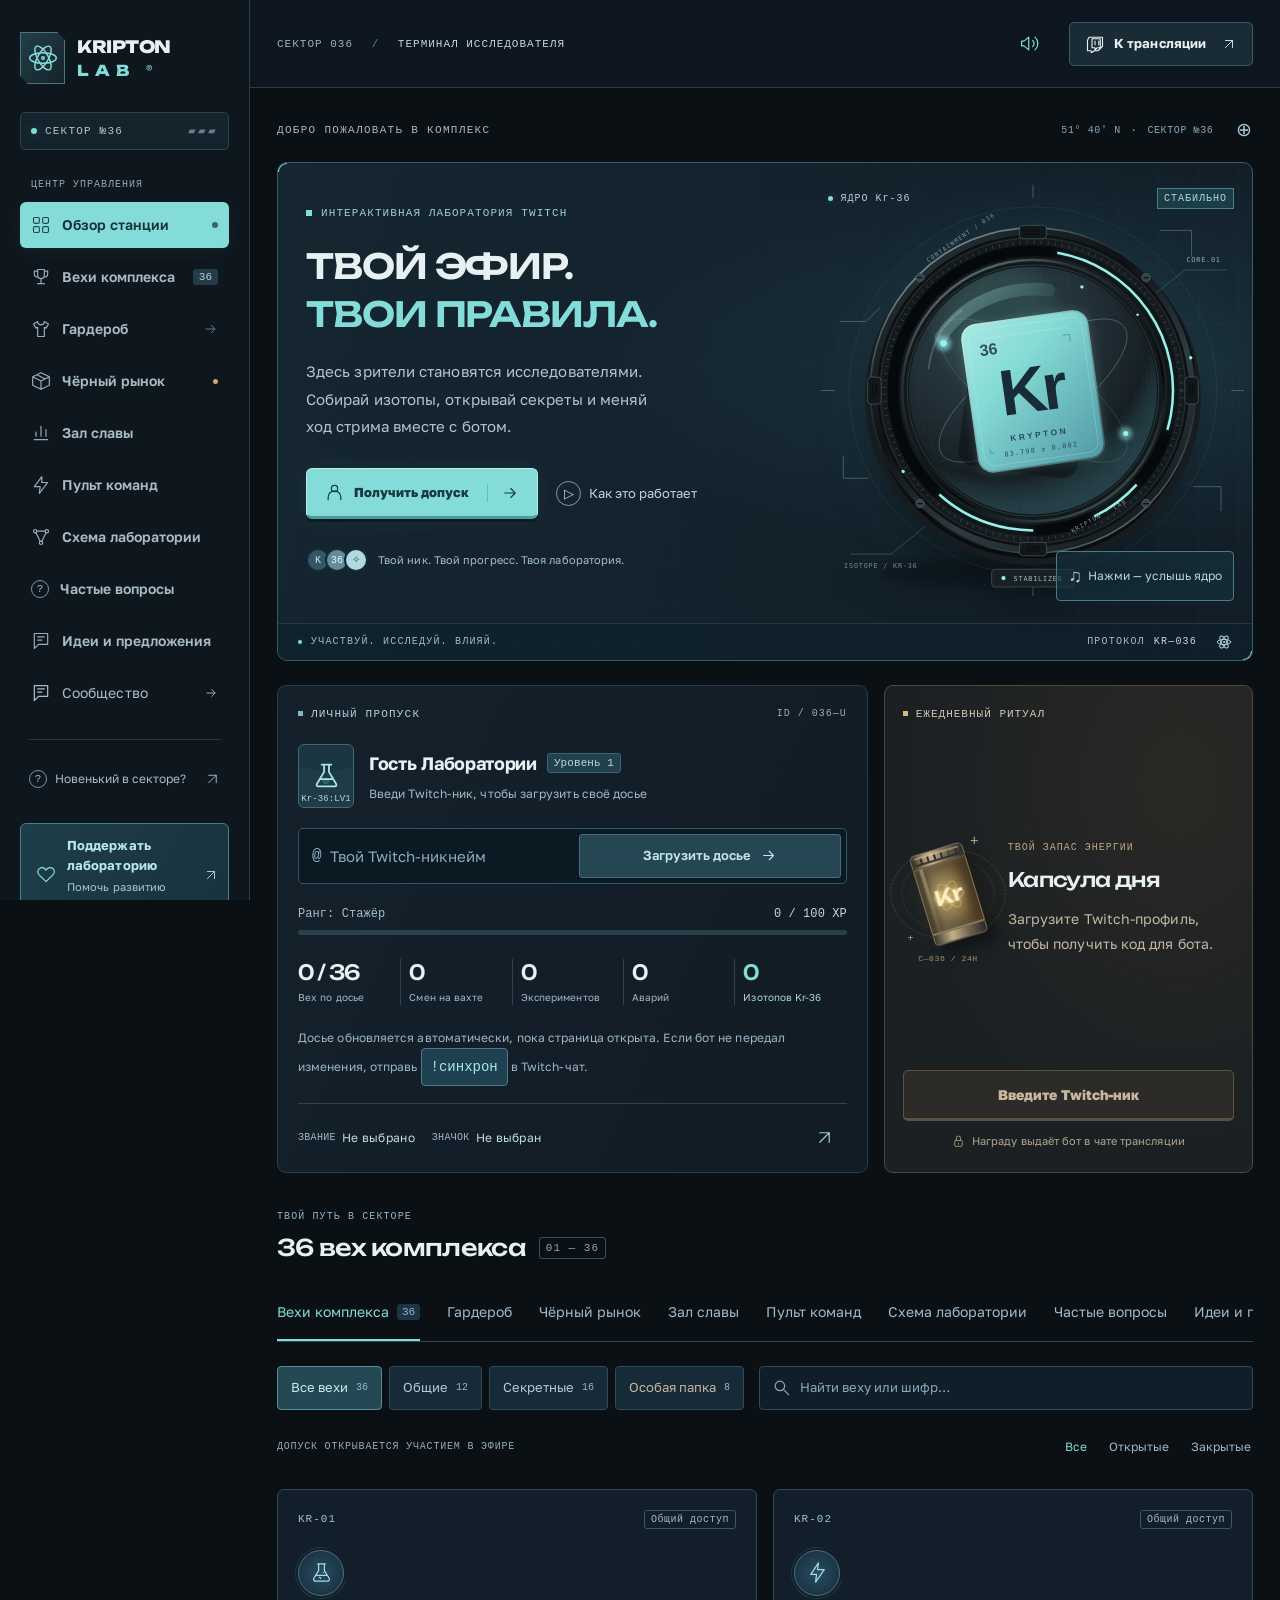
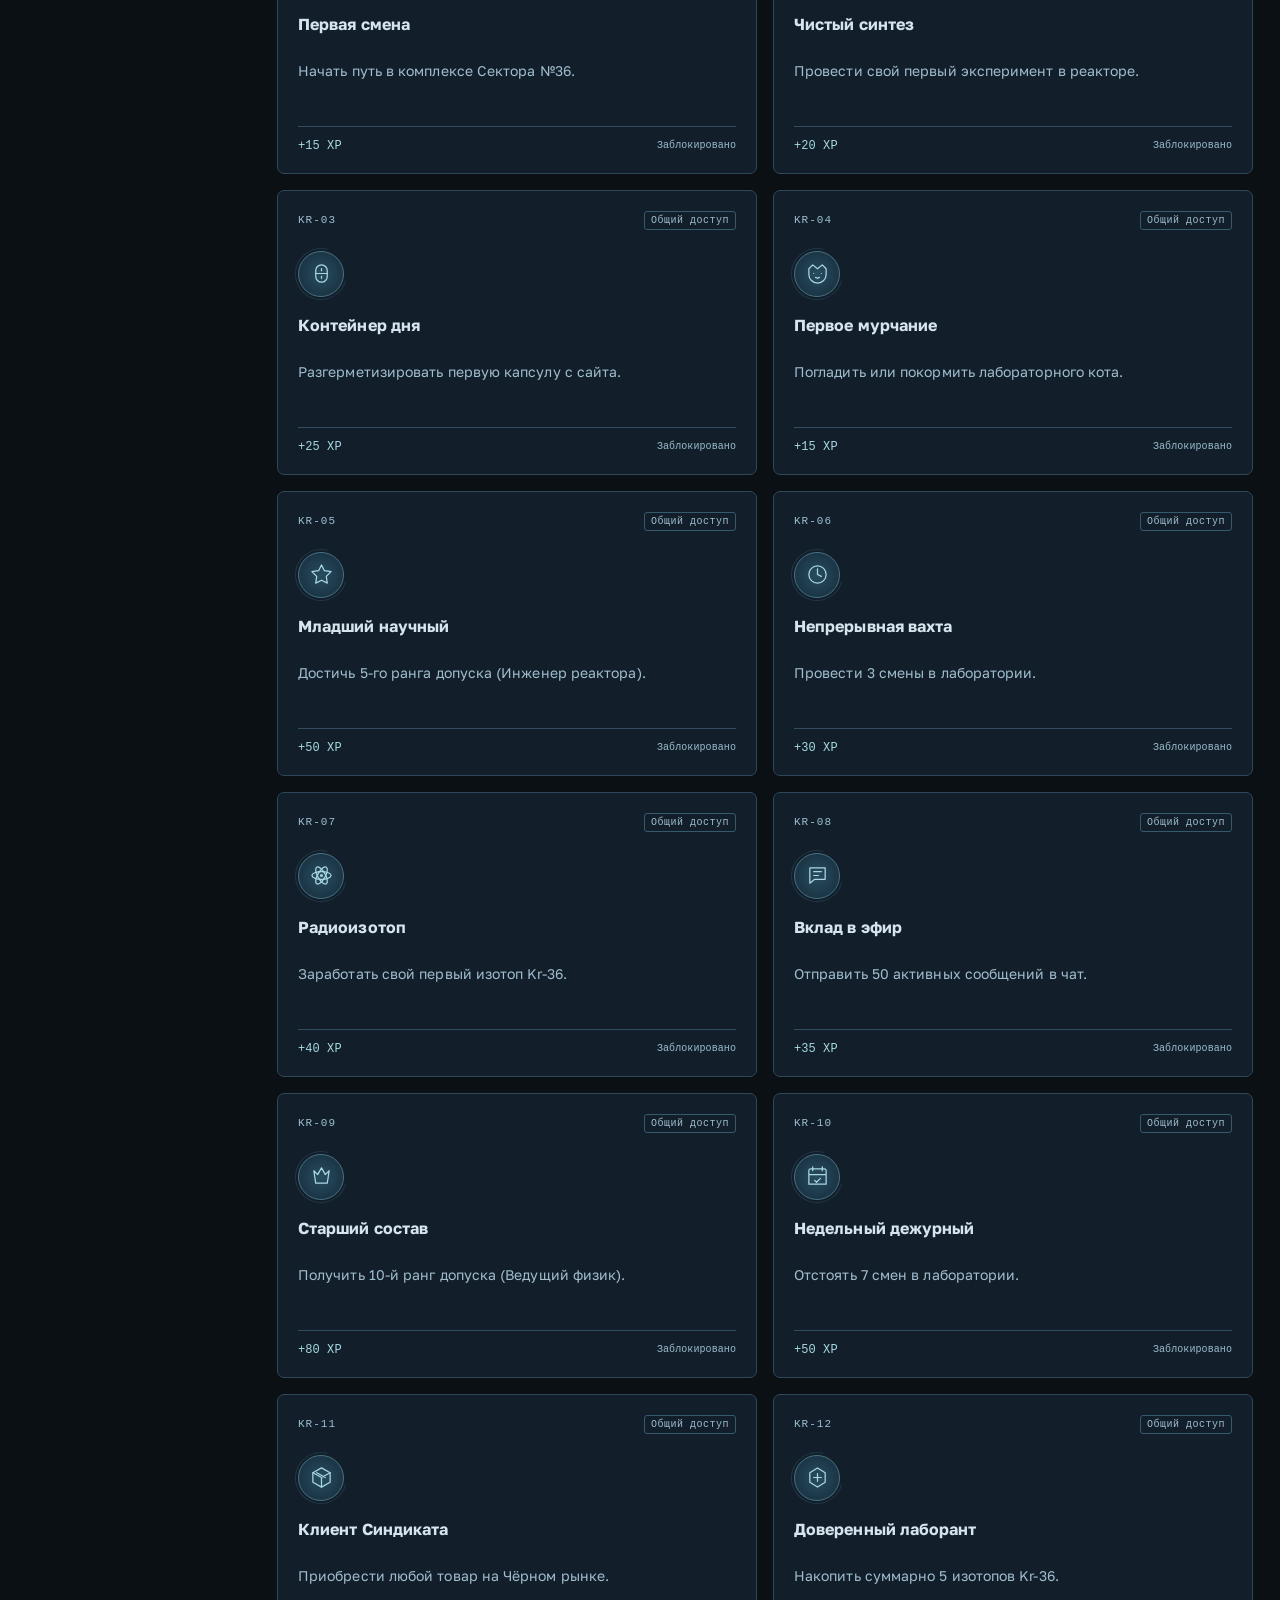
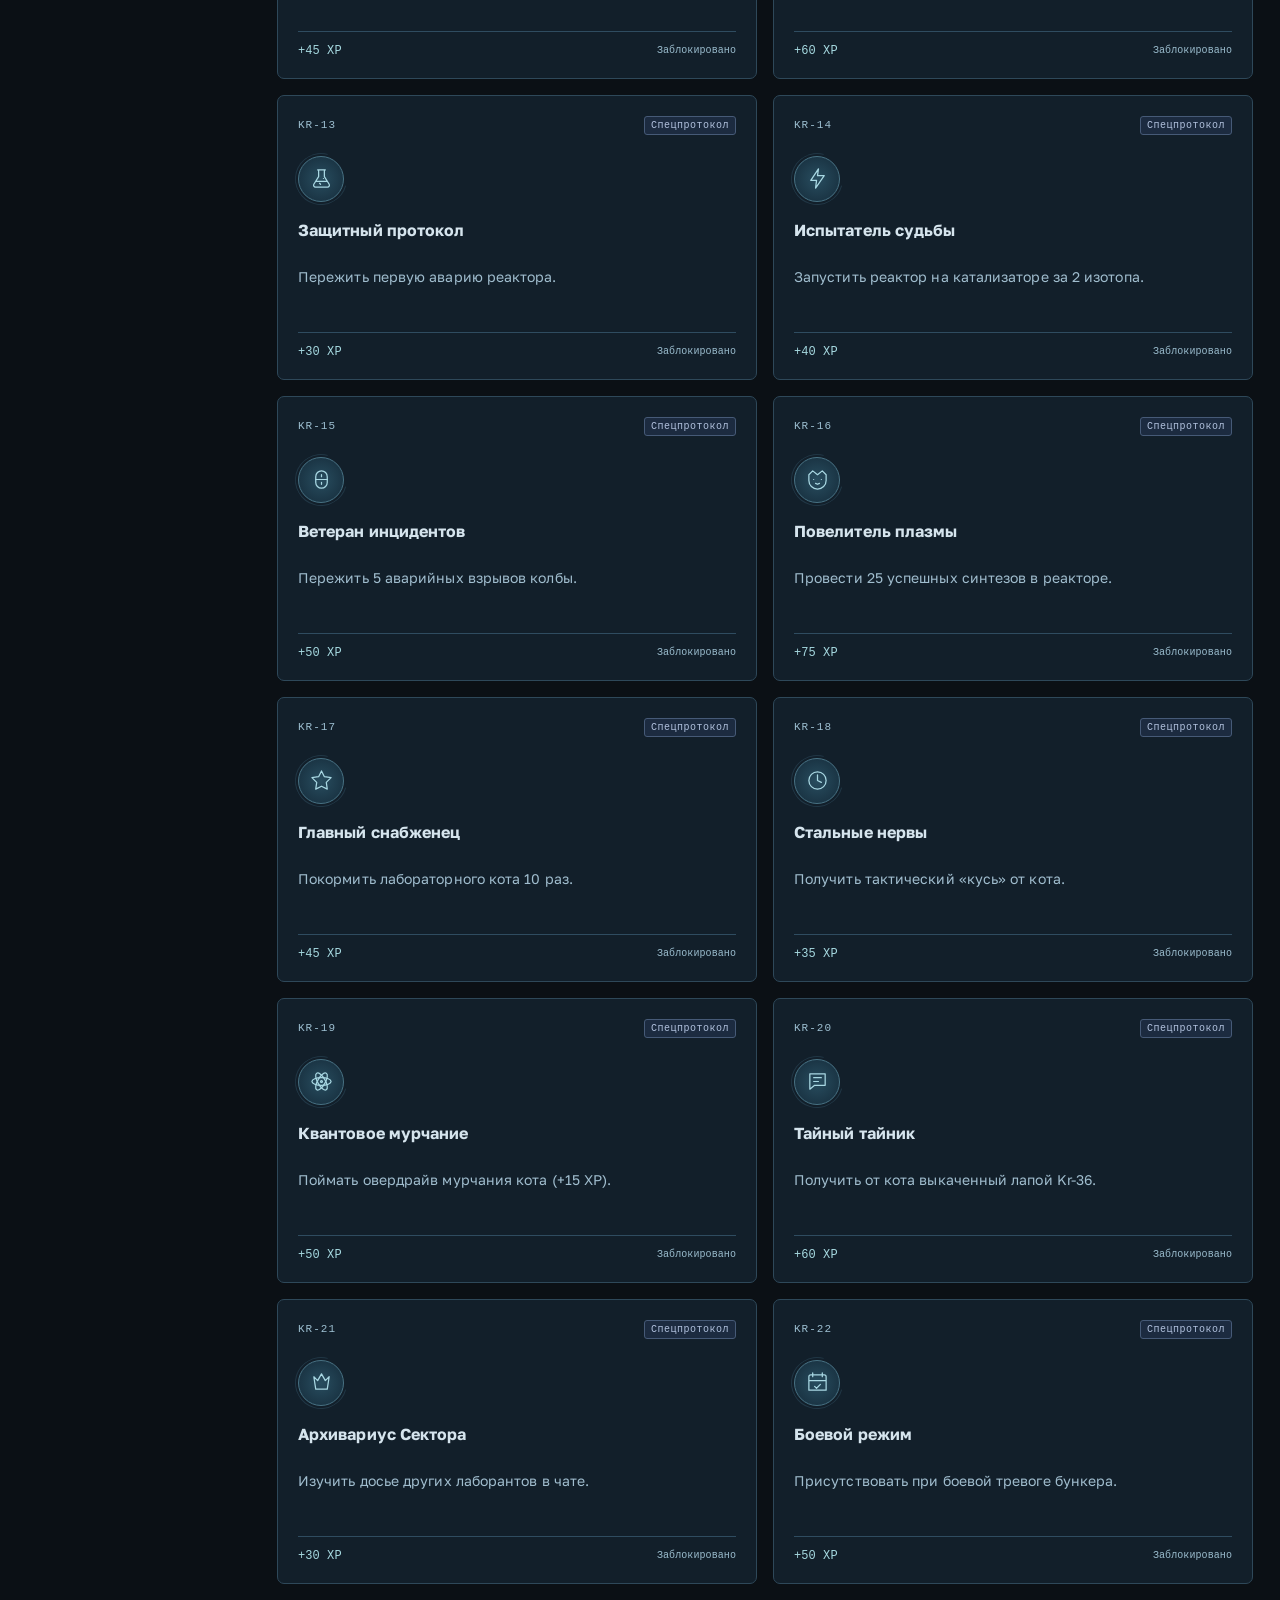
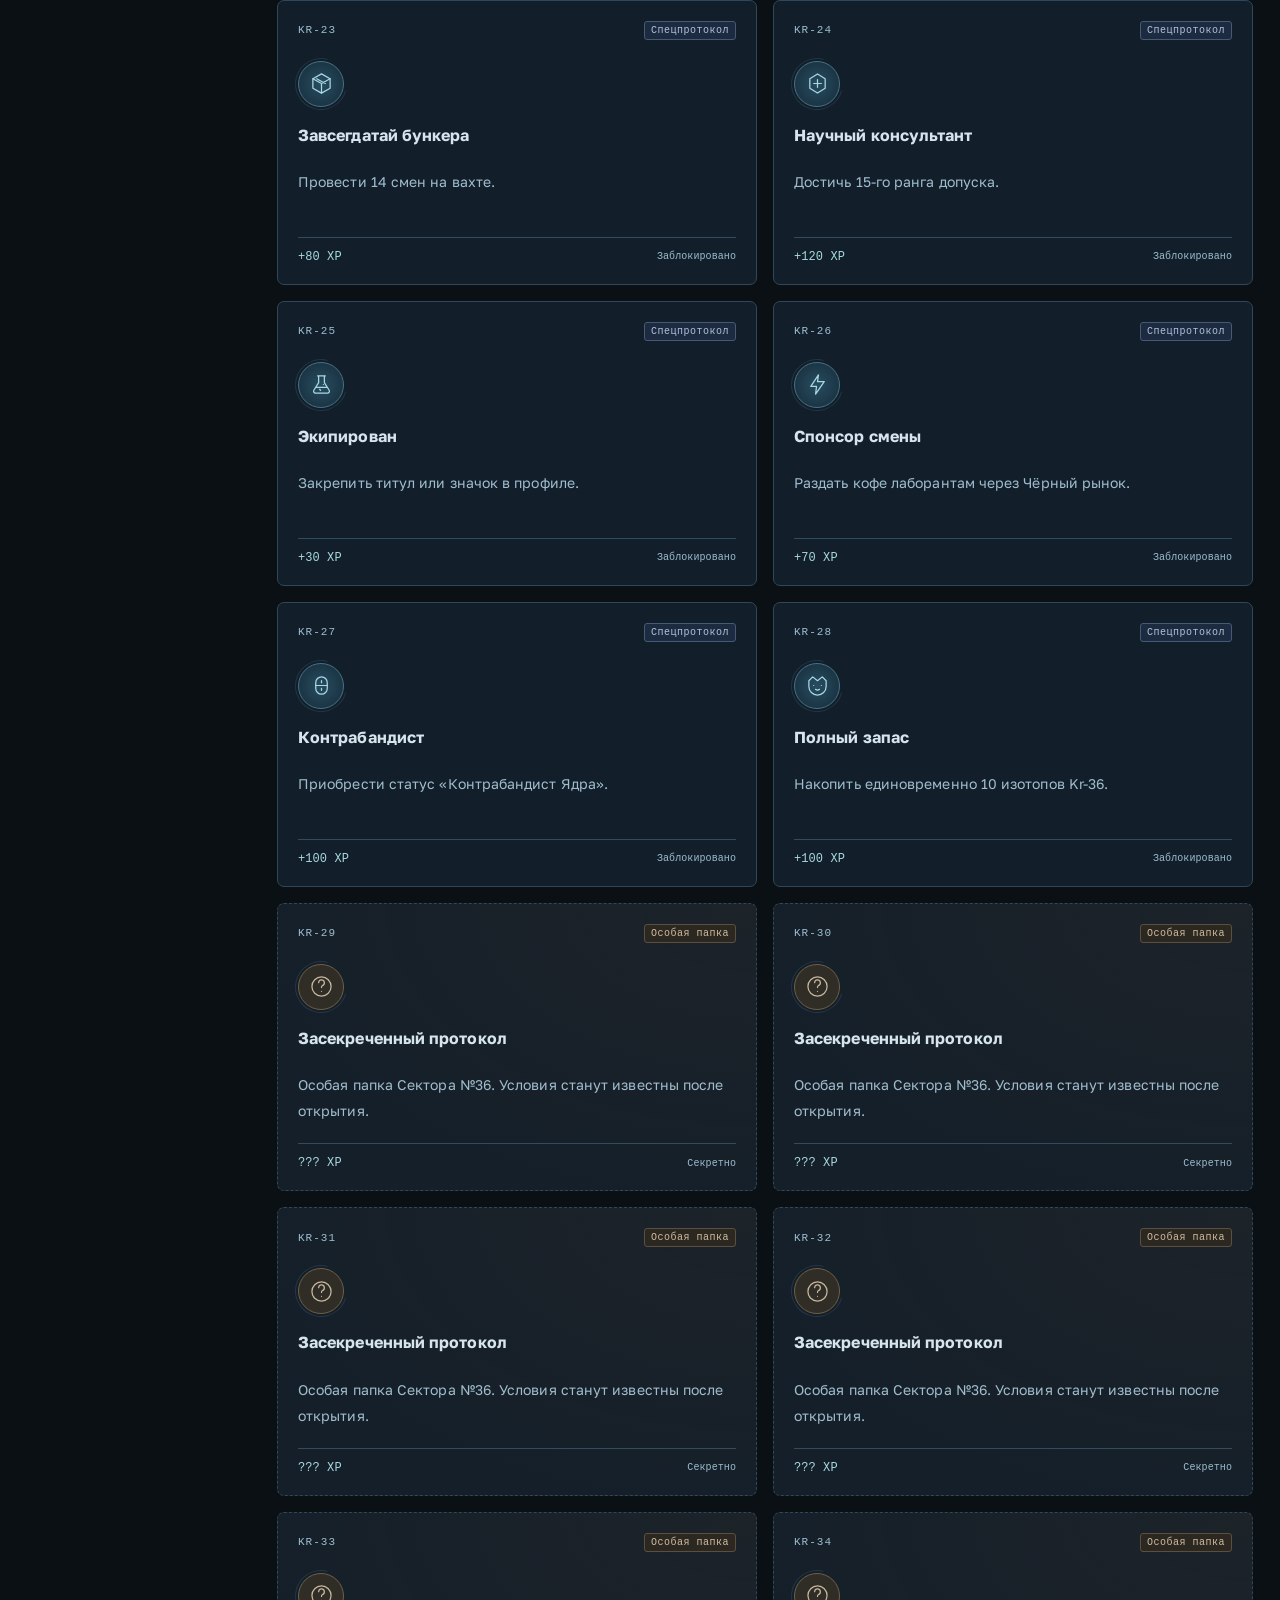
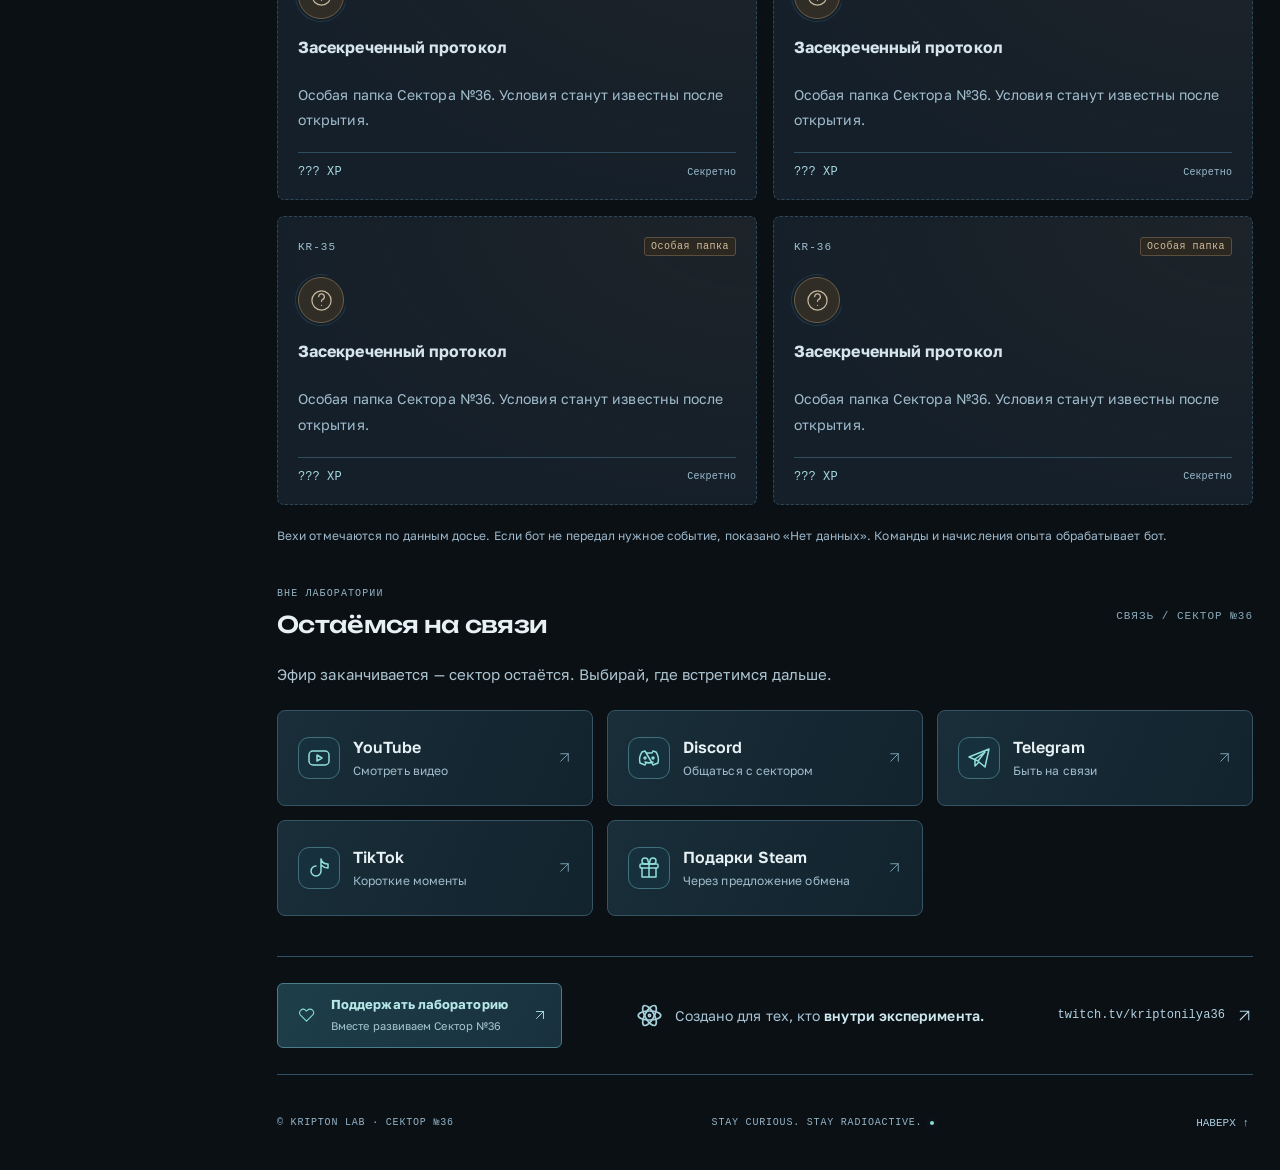
<file: source/index.html>
<!DOCTYPE html>
<html lang="ru">
<head>
<meta charset="UTF-8">
<meta name="viewport" content="width=device-width, initial-scale=1">
<meta name="theme-color" content="#0b1015">
<meta name="description" content="KRIPTON LAB — лаборатория зрителей kriptonilya36. Открывай вехи, собирай изотопы и меняй ход эфира вместе с Twitch-ботом.">
<title>KRIPTON LAB — Твой эфир. Твои правила.</title>
<link rel="preconnect" href="https://fonts.googleapis.com">
<link rel="preconnect" href="https://fonts.gstatic.com" crossorigin>
<link href="https://fonts.googleapis.com/css2?family=Golos+Text:wght@400;500;600;700&family=Unbounded:wght@500;600;700;800&display=swap" rel="stylesheet">
<link rel="stylesheet" href="style.css">
<link rel="stylesheet" href="laboratory.css">
</head>
<body>
<svg class="icon-sprite" xmlns="http://www.w3.org/2000/svg" aria-hidden="true"><defs>
<symbol id="i-grid" viewBox="0 0 24 24"><rect x="3" y="3" width="7" height="7" rx="1.5"/><rect x="14" y="3" width="7" height="7" rx="1.5"/><rect x="3" y="14" width="7" height="7" rx="1.5"/><rect x="14" y="14" width="7" height="7" rx="1.5"/></symbol>
<symbol id="i-atom" viewBox="0 0 24 24"><ellipse cx="12" cy="12" rx="10" ry="4"/><ellipse cx="12" cy="12" rx="10" ry="4" transform="rotate(60 12 12)"/><ellipse cx="12" cy="12" rx="10" ry="4" transform="rotate(120 12 12)"/><circle cx="12" cy="12" r="1"/></symbol>
<symbol id="i-arrow" viewBox="0 0 24 24"><path d="M5 12h14m-6-6 6 6-6 6"/></symbol>
<symbol id="i-up" viewBox="0 0 24 24"><path d="M6 18 18 6M6 6h12v12"/></symbol>
<symbol id="i-trophy" viewBox="0 0 24 24"><path d="M8 3h8v7a4 4 0 0 1-8 0V3Zm0 2H4v3a4 4 0 0 0 4 4m8-7h4v3a4 4 0 0 1-4 4m-4 2v6m-4 0h8"/></symbol>
<symbol id="i-shirt" viewBox="0 0 24 24"><path d="m8 3-5 3 3 5 2-1v11h8V10l2 1 3-5-5-3a4 4 0 0 1-8 0Z"/></symbol>
<symbol id="i-box" viewBox="0 0 24 24"><path d="m12 2 10 5-10 5L2 7l10-5ZM2 7v10l10 5 10-5V7M12 12v10M7 4.5l10 5"/></symbol>
<symbol id="i-chart" viewBox="0 0 24 24"><path d="M4 20h16M6 16v-5m6 5V4m6 12V8"/></symbol>
<symbol id="i-copy" viewBox="0 0 24 24"><rect x="8" y="8" width="12" height="12" rx="2"/><path d="M15 8V4H4v11h4"/></symbol>
<symbol id="i-user" viewBox="0 0 24 24"><circle cx="12" cy="7" r="4"/><path d="M4 21v-3a8 8 0 0 1 16 0v3"/></symbol>
<symbol id="i-search" viewBox="0 0 24 24"><circle cx="10" cy="10" r="6"/><path d="m15 15 6 6"/></symbol>
<symbol id="i-bolt" viewBox="0 0 24 24"><path d="m13 2-9 12h7l-1 8 10-13h-7l0-7Z"/></symbol>
<symbol id="i-lock" viewBox="0 0 24 24"><rect x="5" y="10" width="14" height="11" rx="2"/><path d="M8 10V6a4 4 0 0 1 8 0v4m-4 5v2"/></symbol>
<symbol id="i-sound" viewBox="0 0 24 24"><path d="m11 4-6 5H2v6h3l6 5V4Zm5 4a6 6 0 0 1 0 8m3-12a11 11 0 0 1 0 16"/></symbol>
<symbol id="i-twitch" viewBox="0 0 24 24"><path d="M4 3h18v12l-6 6h-5l-4 3v-3H2V7l2-4Zm4 2v12h4v3l3-3h4V5H8Z"/><path d="M12 8v5m5-5v5"/></symbol>
<symbol id="i-x" viewBox="0 0 24 24"><path d="m6 6 12 12M6 18 18 6"/></symbol>
<symbol id="i-youtube" viewBox="0 0 24 24"><rect x="2" y="5" width="20" height="14" rx="4"/><path d="m10 9 5 3-5 3V9Z"/></symbol>
<symbol id="i-discord" viewBox="0 0 24 24"><path d="M8 5 5 6c-2 3-3 7-2 11l5 2 1-2m6 0 1 2 5-2c1-4 0-8-2-11l-3-1-1 2H9L8 5Z"/><circle cx="8" cy="12" r="1"/><circle cx="16" cy="12" r="1"/><path d="M8 16a10 10 0 0 0 8 0"/></symbol>
<symbol id="i-tiktok" viewBox="0 0 24 24"><path d="M14 3v12a5 5 0 1 1-5-5m5-7c1 4 4 5 7 5v4a11 11 0 0 1-7-3"/></symbol>
<symbol id="i-telegram" viewBox="0 0 24 24"><path d="m2 11 20-8-4 18-6-5-4 4v-7l10-7-7 9-9-4Z"/></symbol>
<symbol id="i-gift" viewBox="0 0 24 24"><rect x="3" y="8" width="18" height="4" rx="1"/><path d="M5 12v9h14v-9M12 8v13m0-13H8a3 3 0 1 1 3-3l1 3Zm0 0h4a3 3 0 1 0-3-3l-1 3Z"/></symbol>
<symbol id="i-heart" viewBox="0 0 24 24"><path d="M20.5 4.5a5 5 0 0 0-7.1 0L12 6l-1.4-1.5a5 5 0 0 0-7.1 7L12 20l8.5-8.5a5 5 0 0 0 0-7Z"/></symbol>
<symbol id="i-chat" viewBox="0 0 24 24"><path d="M4 3h16v13H9l-5 5V3Z"/><path d="M8 7h8m-8 4h5"/></symbol>
<symbol id="i-map" viewBox="0 0 24 24"><circle cx="5" cy="5" r="2"/><circle cx="19" cy="5" r="2"/><circle cx="12" cy="19" r="2"/><path d="M7 5h10M6 7l5 10M18 7l-5 10"/></symbol>
<symbol id="i-flask" viewBox="0 0 24 24"><path d="M8 3h8m-6 0v6L4 19a1.3 1.3 0 0 0 1 2h14a1.3 1.3 0 0 0 1-2L14 9V3M7 15h10"/></symbol>
</defs></svg>
<a class="skip-link" href="#main">К содержимому</a>
<div class="app-shell">
<aside class="sidebar" id="sidebar">
<a class="brand" href="#" aria-label="KRIPTON LAB — главная"><span class="brand-mark"><svg><use href="#i-atom"/></svg></span><span>KRIPTON<span class="brand-lab">LAB <i>®</i></span></span></a>
<div class="sidebar-sector"><span class="signal-dot"></span> СЕКТОР №36 <span class="sector-lines">▰▰▰</span></div>
<div class="nav-label">ЦЕНТР УПРАВЛЕНИЯ</div>
<nav class="side-nav" aria-label="Основная навигация">
<button class="overview-btn active" onclick="showOverview(this)"><svg><use href="#i-grid"/></svg>Обзор станции<span class="nav-indicator"></span></button>
<button class="nav-btn" data-tab="catalog" onclick="switchNav('catalog',this)"><svg><use href="#i-trophy"/></svg>Вехи комплекса<span class="nav-count">36</span></button>
<button class="nav-btn" data-tab="wardrobe" onclick="switchNav('wardrobe',this)"><svg><use href="#i-shirt"/></svg>Гардероб<svg class="nav-chevron"><use href="#i-arrow"/></svg></button>
<button class="nav-btn" data-tab="market" onclick="switchNav('market',this)"><svg><use href="#i-box"/></svg>Чёрный рынок<span class="tiny-dot"></span></button>
<button class="nav-btn" data-tab="hof" onclick="switchNav('hof',this)"><svg><use href="#i-chart"/></svg>Зал славы</button>
<button class="nav-btn" data-tab="commands" onclick="switchNav('commands',this)"><svg><use href="#i-bolt"/></svg>Пульт команд</button>
<button class="nav-btn" data-tab="map" onclick="switchNav('map',this)"><svg><use href="#i-map"/></svg>Схема лаборатории</button>
<button class="nav-btn" data-tab="faq" onclick="switchNav('faq',this)"><span class="question-mini">?</span>Частые вопросы</button>
<button class="nav-btn" data-tab="ideas" onclick="switchNav('ideas',this)"><svg><use href="#i-chat"/></svg>Идеи и предложения</button>
<a class="community-nav" href="#community" onclick="closeMenu()"><svg><use href="#i-chat"/></svg>Сообщество<svg><use href="#i-arrow"/></svg></a>
</nav>
<div class="sidebar-rule"></div>
<button class="guide-link" onclick="showGuide()"><span class="question-mini">?</span>Новенький в секторе?<svg><use href="#i-up"/></svg></button>
<a class="support-button" href="https://donatty.com/kriptonilya36" target="_blank" rel="noopener noreferrer"><span class="support-icon"><svg><use href="#i-heart"/></svg></span><span><strong>Поддержать лабораторию</strong><small>Помочь развитию Сектора №36</small></span><svg class="support-arrow"><use href="#i-up"/></svg></a>
<div class="bot-card">
<div class="bot-card-top"><span class="bot-avatar"><svg viewBox="0 0 36 36"><path d="M8 15 5 5l10 6h6l10-6-3 10v10q-10 9-20 0Z"/><path d="M11 20h3m8 0h3m-9 5h4M3 16v10m30-10v10"/></svg></span><div><strong>LAB BOT</strong><span><i class="signal-dot"></i>Твой проводник</span></div><span class="bot-cross">✧</span></div>
<p>Эй, исследователь!<br>Твоя первая смена?<br>Начни с команды в чате.</p>
<button class="bot-command" onclick="copyCmd('!профиль')"><span>!профиль</span><svg><use href="#i-copy"/></svg></button>
<span class="bot-footnote">Скопируй и отправь на Twitch</span>
</div>
<div class="sidebar-bottom"><span class="signal-dot"></span> БОРТОВОЙ ТЕРМИНАЛ <span>v.36</span></div>
</aside>
<div class="main-area">
<header class="topbar"><div class="topbar-left"><button class="mobile-menu icon-button" aria-label="Открыть меню" aria-expanded="false" onclick="toggleMenu()"><svg><use href="#i-grid"/></svg></button><span class="breadcrumb">СЕКТОР 036 <span>/</span> <b>ТЕРМИНАЛ ИССЛЕДОВАТЕЛЯ</b></span></div><div class="topbar-right"><span class="system-status"><i class="signal-dot"></i>ГОСТЕВОЙ РЕЖИМ</span><button class="icon-button sound-toggle" id="sound-toggle" aria-label="Выключить звук ядра" aria-pressed="true" onclick="toggleSound()"><svg><use href="#i-sound"/></svg><span class="mute-slash"></span></button><a class="twitch-link" aria-label="Открыть трансляцию Twitch" href="https://twitch.tv/kriptonilya36" target="_blank" rel="noopener noreferrer"><svg><use href="#i-twitch"/></svg><span>К трансляции</span><svg class="small-icon"><use href="#i-up"/></svg></a></div></header>
<main id="main">
<div class="welcome-row"><span>ДОБРО ПОЖАЛОВАТЬ В КОМПЛЕКС</span><span class="welcome-coord">51° 40′ N <i>·</i> СЕКТОР №36 <span class="crosshair">⊕</span></span></div>
<section class="hero" aria-labelledby="hero-title">
<div class="hero-grid" aria-hidden="true"></div><span class="corner corner-tl"></span><span class="corner corner-br"></span>
<div class="hero-copy"><div class="eyebrow"><span class="live-square"></span>ИНТЕРАКТИВНАЯ ЛАБОРАТОРИЯ TWITCH</div><h1 id="hero-title">ТВОЙ ЭФИР.<br><span>ТВОИ ПРАВИЛА.</span></h1><p>Здесь зрители становятся исследователями.<br>Собирай изотопы, открывай секреты и меняй<br class="desktop-br"> ход стрима вместе с ботом.</p><div class="hero-actions"><button class="primary-button" onclick="focusProfile()"><svg><use href="#i-user"/></svg>Получить допуск<span class="button-arrow"><svg><use href="#i-arrow"/></svg></span></button><button class="text-button" onclick="showGuide()"><span class="play-ring">▷</span>Как это работает</button></div><div class="hero-note"><span class="mini-avatars"><i>K</i><i>36</i><i>✧</i></span><span>Твой ник. Твой прогресс. Твоя лаборатория.</span></div></div>
<div class="reactor-scene"><span class="reactor-top-label"><i class="signal-dot"></i> ЯДРО Kr-36 <span>СТАБИЛЬНО</span></span><button class="reactor-button" id="reactor-button" onclick="pulseReactor()" aria-label="Нажать на ядро: световой импульс и звук"><img src="reactor.svg" alt="Светящееся ядро Kr-36 в кольцах лабораторного реактора" width="600" height="560"><span class="reactor-pulse"></span></button><div class="reactor-bottom-label"><span><b>36</b> KRYPTON <small>ИНТЕРАКТИВНАЯ МОДЕЛЬ</small></span><button class="reactor-hint" onclick="pulseReactor()"><span>♫</span> <span id="reactor-sound-hint">Нажми — услышь ядро</span></button></div></div>
<div class="hero-bottom"><span><i class="signal-dot"></i>УЧАСТВУЙ. ИССЛЕДУЙ. ВЛИЯЙ.</span><span>ПРОТОКОЛ <b>KR—036</b><svg><use href="#i-atom"/></svg></span></div>
</section>
<div class="dashboard-grid">
<section class="profile-plaque" id="profile" aria-labelledby="profile-heading"><div class="panel-heading"><span id="profile-heading"><i class="panel-square"></i>ЛИЧНЫЙ ПРОПУСК</span><span class="panel-code">ID / 036—U</span></div><div class="profile-header"><div class="profile-identity"><div class="flask-wrapper"><canvas id="flaskCanvas" width="76" height="96" aria-hidden="true"></canvas><svg><use href="#i-flask"/></svg><span id="flask-dna-tag">Kr-36:LV1</span></div><div class="id-details"><div class="profile-name-row"><h2 id="p-username">Гость Лаборатории</h2><span id="p-level-tag">Уровень 1</span></div><div class="sync-indicator" id="sync-status" role="status">Введи Twitch-ник, чтобы загрузить своё досье</div></div></div></div><form class="auth-bar" onsubmit="event.preventDefault();applyUser()"><label for="username-input" class="sr-only">Твой Twitch-ник</label><span class="input-at">@</span><input id="username-input" type="text" placeholder="Твой Twitch-никнейм" autocomplete="username" spellcheck="false" maxlength="26"><button type="submit" id="profile-load-btn">Загрузить досье<svg><use href="#i-arrow"/></svg></button></form><div class="level-widget"><div class="level-label"><span id="p-rank-name">Ранг: Стажёр</span><span id="p-xp-text">0 / 100 XP</span></div><div class="progress-bar-bg" role="progressbar" aria-label="Прогресс текущего уровня" aria-valuemin="0" aria-valuemax="100" aria-valuenow="0"><div class="progress-bar-fill" id="p-xp-bar"></div></div></div><div class="stats-grid"><div class="stat-card"><span class="val" id="stat-ach">0 / 36</span><span class="lbl">Вех по досье</span></div><div class="stat-card"><span class="val" id="stat-days">0</span><span class="lbl">Смен на вахте</span></div><div class="stat-card"><span class="val" id="stat-exp">0</span><span class="lbl">Экспериментов</span></div><div class="stat-card"><span class="val" id="stat-accidents">0</span><span class="lbl">Аварий</span></div><div class="stat-card isotope-stat"><span class="val" id="stat-iso">0</span><span class="lbl">Изотопов Kr-36</span></div></div><p class="profile-refresh-note">Досье обновляется автоматически, пока страница открыта. Если бот не передал изменения, отправь <button class="inline-command" onclick="copyCmd('!синхрон')">!синхрон</button> в Twitch-чат.</p><div class="user-cosmetics"><span>ЗВАНИЕ <strong id="p-active-title">«Не выбрано»</strong></span><span>ЗНАЧОК <strong id="p-active-badge">[Не выбран]</strong></span><button onclick="switchNav('wardrobe',document.querySelector('[data-tab=wardrobe]'))" aria-label="Открыть гардероб"><svg><use href="#i-up"/></svg></button></div></section>
<section class="capsule-widget" id="capsule-section" aria-labelledby="capsule-title"><div class="panel-heading"><span><i class="panel-square"></i>ЕЖЕДНЕВНЫЙ РИТУАЛ</span><span class="capsule-tag">DAILY DROP</span></div><div class="capsule-body"><div class="capsule-art" aria-hidden="true"><div class="capsule-orbit"></div><div class="capsule-object"><div class="capsule-cap"></div><div class="capsule-glass"><svg><use href="#i-atom"/></svg><span>Kr</span></div><div class="capsule-base"></div></div><span class="capsule-spark s1">+</span><span class="capsule-spark s2">+</span><span class="capsule-art-code">C—036 / 24H</span></div><div class="capsule-info"><span class="micro-label">ТВОЙ ЗАПАС ЭНЕРГИИ</span><h2 id="capsule-title">Капсула дня</h2><p id="capsule-status-desc">Загрузи досье и получи код для Twitch-бота.</p></div></div><button class="capsule-action-btn" id="capsule-btn" onclick="openCapsuleModal()" disabled>Введите Twitch-ник</button><div class="capsule-note"><svg><use href="#i-lock"/></svg>Награду выдаёт бот в чате трансляции</div></section>
</div>
<section class="modules-section" id="modules" aria-labelledby="module-heading"><div class="section-heading"><div><div class="eyebrow small">ТВОЙ ПУТЬ В СЕКТОРЕ</div><h2 id="module-heading">36 вех комплекса<span class="heading-count">01 — 36</span></h2></div><span class="section-side-note">КАЖДАЯ ВЕХА — ЧАСТЬ ТВОЕЙ ИСТОРИИ <svg><use href="#i-trophy"/></svg></span></div>
<div class="module-tabs" role="group" aria-label="Разделы лаборатории"><button class="module-select active" data-select="catalog" onclick="switchNav('catalog',document.querySelector('[data-tab=catalog]'))">Вехи комплекса <span>36</span></button><button class="module-select" data-select="wardrobe" onclick="switchNav('wardrobe',document.querySelector('[data-tab=wardrobe]'))">Гардероб</button><button class="module-select" data-select="market" onclick="switchNav('market',document.querySelector('[data-tab=market]'))">Чёрный рынок</button><button class="module-select" data-select="hof" onclick="switchNav('hof',document.querySelector('[data-tab=hof]'))">Зал славы</button><button class="module-select" data-select="commands" onclick="switchNav('commands',document.querySelector('[data-tab=commands]'))">Пульт команд</button><button class="module-select" data-select="map" onclick="switchNav('map',document.querySelector('[data-tab=map]'))">Схема лаборатории</button><button class="module-select" data-select="faq" onclick="switchNav('faq',document.querySelector('[data-tab=faq]'))">Частые вопросы</button><button class="module-select" data-select="ideas" onclick="switchNav('ideas',document.querySelector('[data-tab=ideas]'))">Идеи и предложения</button></div>
<div class="module-tab" id="tab-catalog" style="display:block"><div class="catalog-controls"><div class="cat-filters"><button class="cat-btn active" onclick="setCategoryFilter('ALL',this)">Все вехи <span>36</span></button><button class="cat-btn" onclick="setCategoryFilter('COMMON',this)">Общие <span>12</span></button><button class="cat-btn" onclick="setCategoryFilter('SECRET',this)">Секретные <span>16</span></button><button class="cat-btn special-filter" onclick="setCategoryFilter('SPECIAL',this)">Особая папка <span>8</span></button></div><label class="search-wrap"><svg><use href="#i-search"/></svg><input id="search-box" class="search-input" type="search" placeholder="Найти веху или шифр…" oninput="renderAchievements()" aria-label="Поиск по вехам"></label></div><div class="catalog-status-row"><span>ДОПУСК ОТКРЫВАЕТСЯ УЧАСТИЕМ В ЭФИРЕ</span><div class="filter-status-group"><button class="filter-status-btn active" onclick="setStatusFilter('ALL',this)">Все</button><button class="filter-status-btn" onclick="setStatusFilter('UNLOCKED',this)">Открытые</button><button class="filter-status-btn" onclick="setStatusFilter('LOCKED',this)">Закрытые</button></div></div><div class="ach-grid" id="achievements-container"></div><p class="catalog-footnote">Вехи отмечаются по данным досье. Если бот не передал нужное событие, показано «Нет данных». Команды и начисления опыта обрабатывает бот.</p></div>
<div class="module-tab" id="tab-wardrobe"><p class="module-intro">Твой статус в лаборатории виден в чате. Выбери открытое звание или значок, скопируй команду и отправь боту.</p><div class="wardrobe-block"><h3>Звания исследователя</h3><div class="wardrobe-grid" id="titles-container"></div></div><div class="wardrobe-block"><h3>Нагрудные значки</h3><div class="wardrobe-grid" id="badges-container"></div></div></div>
<div class="module-tab" id="tab-market"><p class="module-intro">Изотопы Kr-36 дают власть над эфиром. Выбери действие и отправь скопированную команду в Twitch-чат.</p><div class="market-grid">
<article class="market-card red"><span class="market-number">01 / СИСТЕМА ТРЕВОГИ</span><div class="market-symbol"><svg><use href="#i-bolt"/></svg></div><h3>Боевая тревога</h3><p>Сирена и красные стробоскопы в OBS. Опыт чата ×1,5 на 3 минуты.</p><div class="market-price"><b>3</b> Kr-36</div><button onclick="copyCmd('!крафт тревога')">Скопировать команду<svg><use href="#i-copy"/></svg></button></article>
<article class="market-card"><span class="market-number">02 / ЛАБОРАТОРНЫЙ СИНТЕЗ</span><div class="market-symbol"><svg><use href="#i-atom"/></svg></div><h3>Сброс карантина</h3><p>Сними блок и аварию для повторного эксперимента. Один раз в день.</p><div class="market-price"><b>2</b> Kr-36</div><button onclick="copyCmd('!крафт сброс')">Скопировать команду<svg><use href="#i-copy"/></svg></button></article>
<article class="market-card"><span class="market-number">03 / БИО-МАСКОТ</span><div class="market-symbol"><span>✳</span></div><h3>Нано-мята для кота</h3><p>Разбуди кота, включи рейв в наушниках и получи +25 XP.</p><div class="market-price"><b>1</b> Kr-36</div><button onclick="copyCmd('!крафт мята')">Скопировать команду<svg><use href="#i-copy"/></svg></button></article>
<article class="market-card amber"><span class="market-number">04 / ПОДДЕРЖКА СМЕНЫ</span><div class="market-symbol"><span>↟</span></div><h3>Кофе лаборантам</h3><p>Следующие 15 подходящих начислений опыта за активность дают по 4 XP. Действуют личные интервалы.</p><div class="market-price"><b>4</b> Kr-36</div><button onclick="copyCmd('!крафт кофе')">Скопировать команду<svg><use href="#i-copy"/></svg></button></article>
<article class="market-card violet"><span class="market-number">05 / ПОДПОЛЬЕ</span><div class="market-symbol"><span>≋</span></div><h3>Звуковая диверсия</h3><p>Устрой помехи и атмосферный треск дозиметра. Перезарядка — 60 секунд.</p><div class="market-price"><b>1</b> Kr-36</div><button onclick="copyCmd('!крафт диверсия')">Скопировать команду<svg><use href="#i-copy"/></svg></button></article>
<article class="market-card amber"><span class="market-number">06 / СИНДИКАТ</span><div class="market-symbol"><svg><use href="#i-shirt"/></svg></div><h3>Контрабандист Ядра</h3><p>Эксклюзивное звание Синдиката перед твоим ником в чате.</p><div class="market-price"><b>5</b> Kr-36</div><button onclick="copyCmd('!крафт контрабандист')">Скопировать команду<svg><use href="#i-copy"/></svg></button></article>
<article class="market-card amber"><span class="market-number">07 / СИНДИКАТ</span><div class="market-symbol"><svg><use href="#i-user"/></svg></div><h3>Значок Синдиката</h3><p>Купи и сразу закрепи знак [☣️] перед ником. После покупки его можно снова надеть через гардероб.</p><div class="market-price"><b>4</b> Kr-36</div><button onclick="copyCmd('!крафт синдикат')">Скопировать команду<svg><use href="#i-copy"/></svg></button></article>
</div></div>
<div class="module-tab" id="tab-hof"><div class="hof-intro"><p class="module-intro">Ведущие исследователи Сектора №36. Рейтинг по опыту из базы лаборатории.</p><button class="small-button" onclick="loadLeaderboard()">Обновить <span>↻</span></button></div><div class="table-scroll"><table class="hof-table"><thead><tr><th>Место</th><th>Исследователь</th><th>Допуск</th><th>Опыт</th><th>Изотопы</th></tr></thead><tbody id="hof-tbody"><tr><td colspan="5">Открой раздел, чтобы загрузить рейтинг.</td></tr></tbody></table></div><div class="fate-note"><svg><use href="#i-trophy"/></svg><div><strong>Колба Судьбы</strong><p>В конце месяца лидер рейтинга по опыту и изотопам получает право задать стримеру победный челлендж или дебафф.</p></div></div></div>

<div class="module-tab" id="tab-faq" hidden>
<p class="module-intro">Пять ответов, которые пригодятся во время смены. Если ты здесь впервые, загляни и в <button class="inline-action" onclick="showGuide()">«Новенький в секторе?»</button> — там короткий маршрут знакомства.</p>
<div class="faq-list">
<details class="faq-item" open><summary><span class="faq-number">01</span><h3>Как попасть в лабораторию и загрузить свой прогресс?</h3><span class="faq-toggle" aria-hidden="true">+</span></summary><div class="faq-answer"><p>Открой трансляцию kriptonilya36 и отправь <button class="inline-command" onclick="copyCmd('!профиль')">!профиль <svg><use href="#i-copy"/></svg></button> в Twitch-чат. Затем введи свой Twitch-ник в блоке «Личный пропуск» и нажми «Загрузить досье». Используй ник аккаунта, с которого пишешь в чат.</p></div></details>
<details class="faq-item"><summary><span class="faq-number">02</span><h3>Откуда берутся опыт и изотопы Kr-36?</h3><span class="faq-toggle" aria-hidden="true">+</span></summary><div class="faq-answer"><p>Участвуй в эфире и лабораторных активностях: общайся с ботом, проводи эксперименты и забирай капсулу дня. Начисления обрабатывает бот. Опыт повышает ранг, а изотопы можно тратить на действия Чёрного рынка. Актуальный запас отображается в твоём досье.</p></div></details>
<details class="faq-item"><summary><span class="faq-number">03</span><h3>Как забрать награду из капсулы дня?</h3><span class="faq-toggle" aria-hidden="true">+</span></summary><div class="faq-answer"><p>Сначала загрузи досье, затем нажми «Вскрыть капсулу». Скопируй появившуюся команду вида <code>!код KRP-XXXXXXXX</code> и отправь её в Twitch-чат со своего аккаунта. Дождись ответа бота: он проверяет код и возможность получить награду.</p></div></details>
<details class="faq-item"><summary><span class="faq-number">04</span><h3>Почему я нажал кнопку, а в эфире ничего не произошло?</h3><span class="faq-toggle" aria-hidden="true">+</span></summary><div class="faq-answer"><p>Кнопки рынка, гардероба и пульта подготавливают команду. Её нужно вставить и отправить в чат трансляции. После этого бот проверит твои ресурсы, допуск и перезарядку действия. Если команда недоступна, ориентируйся на его ответ в чате.</p></div></details>
<details class="faq-item"><summary><span class="faq-number">05</span><h3>Досье не найдено или прогресс выглядит устаревшим. Что делать?</h3><span class="faq-toggle" aria-hidden="true">+</span></summary><div class="faq-answer"><p>Проверь написание Twitch-ника и отправь <button class="inline-command" onclick="copyCmd('!профиль')">!профиль <svg><use href="#i-copy"/></svg></button> в чат. После ответа бота повторно нажми «Загрузить досье» на сайте. Если сайт сообщает об отсутствии связи, попробуй ещё раз позже. Вехи отображаются по данным последней загрузки досье.</p></div></details>
</div></div>
<div class="module-tab" id="tab-ideas" hidden>
<p class="module-intro">Есть идея для эфира, бота или самой лаборатории? Расскажи, что хочется изменить и чем это поможет зрителям.</p>
<div class="suggestion-layout"><div class="suggestion-panel">
<div class="eyebrow">ТВОЯ ИДЕЯ МОЖЕТ СТАТЬ ЧАСТЬЮ СЕКТОРА</div><h3>Предложить улучшение</h3>
<p class="suggestion-lead">Заполни короткую форму, скопируй готовый текст и отправь в Twitch-чат. С этой страницы предложение автоматически не отправляется.</p>
<form class="suggestion-form" id="suggestion-form" onsubmit="event.preventDefault();prepareSuggestion()">
<label for="suggestion-category">К чему относится идея?</label><select id="suggestion-category" name="category"><option>Эфир и активности</option><option>Бот и команды</option><option>Сайт и удобство</option><option>Нашёл ошибку</option></select>
<label for="suggestion-title">Идея в одной фразе</label><input id="suggestion-title" name="title" type="text" required minlength="4" maxlength="80" placeholder="Например: совместный эксперимент чата">
<label for="suggestion-detail">Что предлагаешь и зачем?</label><textarea id="suggestion-detail" name="details" required minlength="12" maxlength="180" rows="5" placeholder="Как это будет работать? Что станет интереснее или удобнее?"></textarea><span class="field-hint">До 180 символов — чтобы предложение поместилось в одно сообщение чата.</span>
<div class="suggestion-actions"><button class="primary-button" type="submit"><svg><use href="#i-copy"/></svg>Подготовить и скопировать</button></div>
</form><p class="suggestion-status" id="suggestion-status" role="status"></p>
<div class="suggestion-preview" id="suggestion-preview" hidden><label for="suggestion-command">Готовое сообщение для чата</label><textarea class="suggestion-command" id="suggestion-command" rows="5" readonly aria-label="Готовое предложение для копирования"></textarea><a class="small-button" href="https://twitch.tv/kriptonilya36" target="_blank" rel="noopener noreferrer">Открыть трансляцию<svg><use href="#i-up"/></svg></a></div>
</div><aside class="suggestion-aside"><h3>О чём можно написать?</h3><div class="suggestion-examples"><button class="suggestion-example" onclick="fillSuggestionExample('stream')"><span>01 / ЭФИР</span><strong>Больше совместных открытий</strong><p>Придумай эксперимент, в котором сможет участвовать весь чат.</p><svg><use href="#i-arrow"/></svg></button><button class="suggestion-example" onclick="fillSuggestionExample('site')"><span>02 / УДОБСТВО</span><strong>Лаборатория на телефоне</strong><p>Расскажи, какую кнопку, подпись или экран хочется улучшить.</p><svg><use href="#i-arrow"/></svg></button><button class="suggestion-example" onclick="fillSuggestionExample('bug')"><span>03 / ОШИБКА</span><strong>Что-то пошло не так?</strong><p>Укажи, что нажал, что ожидал и что произошло.</p><svg><use href="#i-arrow"/></svg></button></div><p class="field-hint">Нажми на пример — он поможет начать. Перед отправкой замени текст своей идеей.</p></aside></div></div>

<div class="module-tab" id="tab-commands">
  <section class="command-console" aria-label="Консоль команд Twitch-бота">
    <p class="module-intro">Команды прямо из лабораторного бота: эксперименты, кот, рынок и твой профиль. Выбери действие, скопируй команду и отправь в чат трансляции.</p><div class="command-source-note"><span class="signal-dot"></span><span>Между обычными командами выдерживай 2 секунды. Лимиты и результат проверяет бот.</span><b id="command-total-count"></b></div>
    <div class="command-tools">
      <label class="command-search-wrap" for="command-search"><svg aria-hidden="true"><use href="#i-search"/></svg><span class="sr-only">Найти команду</span><input id="command-search" type="search" placeholder="Команда, действие или изотопы…" autocomplete="off"></label>
      <div class="command-view-filters" role="group" aria-label="Показать команды"><button type="button" class="command-view-filter active" data-command-filter="all" aria-pressed="true">Все команды</button><button type="button" class="command-view-filter" data-command-filter="favorites" aria-pressed="false">Избранное <span id="favorite-count">0</span></button></div>
    </div>
    <div class="command-category-filters" id="command-category-filters" role="group" aria-label="Категории команд"></div><p class="command-storage-note" id="favorites-status" role="status">Избранное хранится только в этом браузере.</p>
    <div class="command-grid" id="command-grid"></div>
  </section>
</div>
<div class="module-tab" id="tab-map">
 <section class="laboratory-map" aria-label="Интерактивный план лаборатории">
  <p class="module-intro">Загляни внутрь Сектора №36. Выбирай помещения на плане: у каждого своя роль в лаборатории и свой путь к действиям в эфире.</p>
  <div class="lab-plan-toolbar"><div><span class="lab-plan-kicker">АРХИТЕКТУРА КОМПЛЕКСА</span><h3>Один сектор. Семь точек притяжения.</h3></div><span class="lab-plan-level"><i></i>УРОВЕНЬ 01 / ВИД СВЕРХУ</span></div>
  <div class="lab-layout">
   <div class="lab-blueprint" id="lab-blueprint" data-active="reactor">
    <div class="lab-plan-corner lab-plan-corner-tl" aria-hidden="true"></div><div class="lab-plan-corner lab-plan-corner-br" aria-hidden="true"></div>
    <div class="lab-plan-caption"><span>KRIPTON LAB / FLOORPLAN</span><span>МАСШТАБ: УСЛОВНЫЙ</span></div>
    <div class="lab-floorplan" id="lab-floorplan">
     <svg class="lab-architecture" viewBox="0 0 1000 690" aria-hidden="true" focusable="false" xmlns="http://www.w3.org/2000/svg">
      <defs>
       <pattern id="lab-grid-small" width="20" height="20" patternUnits="userSpaceOnUse"><path d="M20 0H0V20" fill="none" stroke="#82bac5" stroke-opacity=".065" stroke-width="1"/></pattern>
       <pattern id="lab-grid-big" width="100" height="100" patternUnits="userSpaceOnUse"><rect width="100" height="100" fill="url(#lab-grid-small)"/><path d="M100 0H0V100" fill="none" stroke="#82bac5" stroke-opacity=".11" stroke-width="1"/></pattern>
       <pattern id="lab-floor-hatch" width="12" height="12" patternUnits="userSpaceOnUse" patternTransform="rotate(45)"><path d="M0 0V12" stroke="#649cab" stroke-opacity=".11" stroke-width="3"/></pattern>
       <linearGradient id="lab-core-glow" x1="0" y1="0" x2="1" y2="1"><stop stop-color="#94e6df" stop-opacity=".25"/><stop offset="1" stop-color="#173645" stop-opacity=".3"/></linearGradient>
       <radialGradient id="lab-core-light"><stop stop-color="#94e6df" stop-opacity=".28"/><stop offset="1" stop-color="#94e6df" stop-opacity="0"/></radialGradient>
      </defs>
      <rect width="1000" height="690" fill="url(#lab-grid-big)"/>
      <g class="lab-survey" stroke="#557d91" stroke-width="1" opacity=".4" fill="none"><path d="M32 30h30M47 15v30m891-15h30m-15-15v30M32 660h30m-15-15v30m891-15h30m-15-15v30"/><path d="M70 35H340m390 0h210M35 75v515m930-515v515" stroke-dasharray="4 7"/><path d="M70 26v18m270-18v18m390-18v18m210-18v18M26 75h18m-18 515h18m912-515h18m-18 515h18"/></g>
      <g class="lab-corridors"><path class="lab-corridor-edge" d="M335 170H370V335H420M630 335H695V170H730M695 335V490H730M335 490H370V335M525 180V235M525 445V520"/><path class="lab-corridor-fill" d="M335 170H370V335H420M630 335H695V170H730M695 335V490H730M335 490H370V335M525 180V235M525 445V520"/><path class="lab-corridor-track" d="M335 170H370V335H420M630 335H695V170H730M695 335V490H730M335 490H370V335M525 180V235M525 445V520"/><path class="lab-flow" d="M335 170H370V335H420M630 335H695V170H730M695 335V490H730M335 490H370V335M525 180V235M525 445V520"/></g>
      <g class="lab-room-shape lab-shape-observatory"><path class="lab-room-wall" d="M438 40H612L630 58V180H420V58Z"/><path class="lab-room-inner" d="M442 51H608L619 62V169H431V62Z"/><path class="lab-room-floor" d="M438 58H612V164H438Z"/>
       <path class="lab-equipment" d="M449 59h36v22h-36Zm42 0h27v22h-27Zm33 0h31v22h-31Zm37 0h40v22h-40ZM443 147h164v13H443Z"/><path class="lab-screen" d="m454 71 6-4 7 7 9-9m20 5h16m17 3 5-8 5 9 9-6m18 1h28"/><path class="lab-door" d="M504 180h42m-37-9v18m32-18v18"/>
      </g>
      <g class="lab-room-shape lab-shape-biolab"><path class="lab-room-wall" d="M85 75H320L335 90V260H70V90Z"/><path class="lab-room-inner" d="M89 86H315L324 95V249H81V95Z"/><path class="lab-room-floor" d="M89 95H316V241H89Z"/>
       <rect class="lab-equipment" x="92" y="95" width="21" height="140" rx="4"/><path class="lab-equipment" d="M126 101h47v26h-47Zm55 0h47v26h-47Zm55 0h64v26h-64ZM128 220h78v14h-78Z"/><circle class="lab-equipment" cx="284" cy="219" r="20"/><path class="lab-cat-line" d="m273 213-1-9 8 5h7l8-5-1 9v9q-10 9-20 0Zm4 4h2m9 0h2m-9 5h5"/><path class="lab-door" d="M335 148v43m-9-37h18m-18 31h18"/>
      </g>
      <g class="lab-room-shape lab-shape-capsule"><path class="lab-room-wall" d="M745 75H925L940 90V260H730V90Z"/><path class="lab-room-inner" d="M749 86H920L929 95V249H741V95Z"/><path class="lab-room-floor" d="M749 95H921V241H749Z"/>
       <path class="lab-equipment" d="M753 101h164v29H753Zm0 111h164v25H753Z"/><g class="lab-capsule-rack"><rect x="764" y="106" width="18" height="19" rx="5"/><rect x="792" y="106" width="18" height="19" rx="5"/><rect x="820" y="106" width="18" height="19" rx="5"/><rect x="848" y="106" width="18" height="19" rx="5"/><rect x="876" y="106" width="18" height="19" rx="5"/></g><path class="lab-door" d="M730 148v43m-9-37h18m-18 31h18"/>
      </g>
      <g class="lab-room-shape lab-shape-reactor"><path class="lab-room-wall" d="M457 235H593L630 272V408L593 445H457L420 408V272Z"/><path class="lab-room-inner" d="M461 247H589L618 276V404L589 433H461L432 404V276Z"/><path class="lab-room-floor" d="M461 254H589L611 278V402L587 426H463L439 402V278Z"/>
       <circle class="lab-core-aura" cx="525" cy="340" r="100" fill="url(#lab-core-light)"/><circle class="lab-core-ring" cx="525" cy="340" r="77"/><circle class="lab-core-ring lab-core-ring-inner" cx="525" cy="340" r="62"/><circle cx="525" cy="340" r="44" fill="url(#lab-core-glow)" stroke="#83dcd7" stroke-opacity=".35"/><path class="lab-equipment" d="M444 276h14v20h-14Zm148 0h14v20h-14ZM444 385h14v20h-14Zm148 0h14v20h-14Z"/><path class="lab-door" d="M420 315v43m-9-37h18m-18 31h18M630 315v43m-9-37h18m-18 31h18M504 235h42m-37-9v18m32-18v18M504 445h42m-37-9v18m32-18v18"/>
      </g>
      <g class="lab-room-shape lab-shape-archive"><path class="lab-room-wall" d="M85 400H335V575L320 590H70V415Z"/><path class="lab-room-inner" d="M90 411H324V570L315 579H81V419Z"/><path class="lab-room-floor" d="M89 420H316V571H89Z"/>
       <path class="lab-equipment" d="M93 425h217v20H93Zm0 120h217v20H93Z"/><path class="lab-shelf-lines" d="M110 427v16m12-16v16m12-16v16m12-16v16m12-16v16m12-16v16m12-16v16m12-16v16m12-16v16m12-16v16m12-16v16m12-16v16m12-16v16m12-16v16m12-16v16m12-16v16M110 547v16m12-16v16m12-16v16m12-16v16m12-16v16m12-16v16m12-16v16m12-16v16m12-16v16m12-16v16m12-16v16m12-16v16m12-16v16m12-16v16m12-16v16m12-16v16"/><path class="lab-door" d="M335 468v43m-9-37h18m-18 31h18"/>
      </g>
      <g class="lab-room-shape lab-shape-market"><path class="lab-room-wall" d="M730 400H940V575L925 590H745L730 575Z"/><path class="lab-room-inner" d="M741 411H929V570L920 579H750L741 570Z"/><path class="lab-room-floor" d="M749 419H921V570H749Z"/>
       <path class="lab-equipment" d="M752 425h40v33h-40Zm48 0h40v33h-40Zm48 0h40v33h-40Zm48 0h20v33h-20ZM752 544h54v24h-54Zm62 0h40v24h-40Zm48 0h54v24h-54Z"/><path class="lab-box-lines" d="m753 426 19 15 19-15m-19 15v16m29-31 19 15 19-15m-19 15v16m29-31 19 15 19-15m-19 15v16m-113 88 25 11 25-11m-25 11v11m86-22 25 11 25-11m-25 11v11"/><path class="lab-door" d="M730 468v43m-9-37h18m-18 31h18"/>
      </g>
      <g class="lab-room-shape lab-shape-pass"><path class="lab-room-wall" d="M420 520H630V625L615 640H435L420 625Z"/><path class="lab-room-inner" d="M431 531H619V620L610 629H440L431 620Z"/><path class="lab-room-floor" d="M438 538H612V620H438Z"/>
       <path class="lab-equipment" d="M439 539h27v75h-27Zm143 0h27v75h-27Z"/><path class="lab-screen" d="M448 550v10m0 12v10m143-32v10m0 12v10"/><path class="lab-door" d="M504 520h42m-37-9v18m32-18v18"/>
      </g>
      <g class="lab-route-marks" fill="none" stroke="#79bdca" stroke-opacity=".45" stroke-width="2"><path d="m360 290 10 10 10-10m305 91 10-10 10 10m-190 96 10 10 10-10m-174-81 10-10 10 10m-202-91h25m-12-12v25"/></g>
     </svg>
     <div class="lab-room-controls" role="group" aria-label="Помещения лаборатории">
      <button class="lab-room lab-room-observatory" type="button" data-lab-room="observatory" aria-label="Выбрать помещение Обсерватория" aria-pressed="false"><span class="lab-room-number">01</span><svg><use href="#i-chart"/></svg><strong>Обзор эфира</strong><small>ОБСЕРВАТОРИЯ</small></button>
      <button class="lab-room lab-room-biolab" type="button" data-lab-room="biolab" aria-label="Выбрать помещение Биолаборатория" aria-pressed="false"><span class="lab-room-number">02</span><svg><use href="#i-flask"/></svg><strong>Биолаб</strong><small>ТЕРРИТОРИЯ КОТА</small></button>
      <button class="lab-room lab-room-capsule" type="button" data-lab-room="capsule" aria-label="Выбрать помещение Капсульный шлюз" aria-pressed="false"><span class="lab-room-number">03</span><svg><use href="#i-box"/></svg><strong>Капсулы</strong><small>ШЛЮЗ ВЫДАЧИ</small></button>
      <button class="lab-room lab-room-reactor is-selected" type="button" data-lab-room="reactor" aria-label="Выбрать помещение Реакторное ядро" aria-pressed="true"><span class="lab-room-number">04</span><svg><use href="#i-atom"/></svg><strong>Ядро</strong><small>РЕАКТОР Kr-36</small></button>
      <button class="lab-room lab-room-archive" type="button" data-lab-room="archive" aria-label="Выбрать помещение Архив 36 вех" aria-pressed="false"><span class="lab-room-number">05</span><svg><use href="#i-trophy"/></svg><strong>Архив 36</strong><small>ДОСЬЕ И ОТКРЫТИЯ</small></button>
      <button class="lab-room lab-room-market" type="button" data-lab-room="market" aria-label="Выбрать помещение Склад Синдиката" aria-pressed="false"><span class="lab-room-number">06</span><svg><use href="#i-box"/></svg><strong>Склад</strong><small>ЧЁРНЫЙ РЫНОК</small></button>
      <button class="lab-room lab-room-pass" type="button" data-lab-room="pass" aria-label="Выбрать помещение Бюро пропусков и гардероб" aria-pressed="false"><span class="lab-room-number">07</span><svg><use href="#i-shirt"/></svg><strong>Пропуск</strong><small>ЗВАНИЯ И ЗНАЧКИ</small></button>
     </div>
    </div>
    <div class="lab-plan-footer"><span><i></i>ВЫБЕРИ КОМНАТУ НА ПЛАНЕ</span><span>СЕКТОР №36 · СХЕМА НАВИГАЦИИ</span></div>
   </div>
   <aside class="lab-room-detail" id="lab-room-detail" aria-live="polite" aria-atomic="true"><span class="lab-detail-kicker">04 / ЦЕНТР ЭКСПЕРИМЕНТА</span><h3>Реакторное ядро</h3><p>В центре лаборатории — Kr-36. Здесь начинается твой путь к экспериментам и действиям в эфире.</p><div class="lab-detail-actions"><button class="primary-button" type="button" onclick="switchNav('commands',document.querySelector('[data-tab=commands]'))">Открыть команды</button></div></aside>
  </div>
  <p class="catalog-footnote">Это интерактивная схема разделов лаборатории. Подсветка комнат помогает ориентироваться и не показывает состояние оборудования в эфире.</p>
 </section>
</div>

</section>

<section class="community-section" id="community" aria-labelledby="community-title">
<div class="section-heading"><div><div class="eyebrow small">ВНЕ ЛАБОРАТОРИИ</div><h2 id="community-title">Остаёмся на связи</h2></div><span class="community-code">СВЯЗЬ / СЕКТОР №36</span></div>
<p class="community-intro">Эфир заканчивается — сектор остаётся. Выбирай, где встретимся дальше.</p>
<div class="community-grid">
<a class="social-card social-youtube" href="https://www.youtube.com/@kriptonIlya36" target="_blank" rel="noopener noreferrer"><span class="social-icon"><svg><use href="#i-youtube"/></svg></span><span><strong>YouTube</strong><small>Смотреть видео</small></span><svg class="social-arrow"><use href="#i-up"/></svg></a>
<a class="social-card social-discord" href="https://discord.gg/63XSWszb2h" target="_blank" rel="noopener noreferrer"><span class="social-icon"><svg><use href="#i-discord"/></svg></span><span><strong>Discord</strong><small>Общаться с сектором</small></span><svg class="social-arrow"><use href="#i-up"/></svg></a>
<a class="social-card social-telegram" href="https://t.me/+XTLypjG-R1Q1OTEy" target="_blank" rel="noopener noreferrer"><span class="social-icon"><svg><use href="#i-telegram"/></svg></span><span><strong>Telegram</strong><small>Быть на связи</small></span><svg class="social-arrow"><use href="#i-up"/></svg></a>
<a class="social-card social-tiktok" href="https://www.tiktok.com/@kriptonilya36" target="_blank" rel="noopener noreferrer"><span class="social-icon"><svg><use href="#i-tiktok"/></svg></span><span><strong>TikTok</strong><small>Короткие моменты</small></span><svg class="social-arrow"><use href="#i-up"/></svg></a>
<a class="social-card social-steam" href="https://steamcommunity.com/tradeoffer/new/?partner=1443900754&amp;token=3sSDCNHQ" target="_blank" rel="noopener noreferrer"><span class="social-icon"><svg><use href="#i-gift"/></svg></span><span><strong>Подарки Steam</strong><small>Через предложение обмена</small></span><svg class="social-arrow"><use href="#i-up"/></svg></a>
</div></section>

<div class="bottom-strip"><a class="support-button support-button-inline" href="https://donatty.com/kriptonilya36" target="_blank" rel="noopener noreferrer"><span class="support-icon"><svg><use href="#i-heart"/></svg></span><span><strong>Поддержать лабораторию</strong><small>Вместе развиваем Сектор №36</small></span><svg class="support-arrow"><use href="#i-up"/></svg></a><div><svg><use href="#i-atom"/></svg><span>Создано для тех, кто <b>внутри эксперимента.</b></span></div><a href="https://twitch.tv/kriptonilya36" target="_blank" rel="noopener noreferrer">twitch.tv/kriptonilya36 <svg><use href="#i-up"/></svg></a></div>
<footer><span>© KRIPTON LAB · СЕКТОР №36</span><span>STAY CURIOUS. STAY RADIOACTIVE. <i class="signal-dot"></i></span><button onclick="window.scrollTo({top:0,behavior:'smooth'})">НАВЕРХ ↑</button></footer>
</main></div></div>
<div class="modal-overlay" id="guide-modal" role="dialog" aria-modal="true" aria-labelledby="guide-title" hidden><div class="dialog guide-dialog"><button class="close-modal icon-button" onclick="hideModal('guide-modal')" aria-label="Закрыть инструкцию"><svg><use href="#i-x"/></svg></button><div class="eyebrow">ПРОТОКОЛ ПЕРВОЙ СМЕНЫ</div><h2 id="guide-title">Ты теперь в лаборатории.</h2><p class="dialog-lead">KRIPTON LAB связывает твой прогресс на Twitch с событиями в эфире. Три шага — и ты в эксперименте.</p><ol class="guide-steps"><li><span>01</span><div><h3>Познакомься с ботом</h3><p>Открой трансляцию kriptonilya36 и отправь <button onclick="copyCmd('!профиль')">!профиль <svg><use href="#i-copy"/></svg></button> в чат.</p></div></li><li><span>02</span><div><h3>Загрузи своё досье</h3><p>Введи Twitch-ник на сайте. Здесь появятся твой опыт, ранг, изотопы и прогресс 36 вех.</p></div></li><li><span>03</span><div><h3>Меняй ход эфира</h3><p>Забирай код капсулы, выбирай команды Чёрного рынка и открывай звания. Скопированные команды отправляй в чат — их выполняет бот.</p></div></li></ol><div class="guide-extra"><svg><use href="#i-atom"/></svg><p>В эфире тебя ждёт кот в наушниках: он реагирует на заботу и аварии реактора. А у лидера месяца есть шанс открыть Колбу Судьбы.</p></div><button class="primary-button" onclick="hideModal('guide-modal');focusProfile()">Готов к первой смене<svg><use href="#i-arrow"/></svg></button></div></div>
<div class="modal-overlay capsule-modal-overlay" id="capsule-modal" role="dialog" aria-modal="true" aria-labelledby="capsule-modal-title" hidden><div class="dialog capsule-modal"><button class="close-modal icon-button" onclick="closeCapsuleModal()" aria-label="Закрыть капсулу"><svg><use href="#i-x"/></svg></button><div class="eyebrow">ПРОТОКОЛ РАЗГЕРМЕТИЗАЦИИ</div><div class="modal-atom"><svg><use href="#i-atom"/></svg></div><h2 id="capsule-modal-title">Твоя капсула на связи.</h2><p class="dialog-lead">Получи код и передай его боту в чате трансляции.</p><div class="capsule-result-code" id="modal-code-display">ПОДКЛЮЧЕНИЕ…</div><p class="command-caption">КОМАНДА ДЛЯ TWITCH</p><div id="modal-cmd-text" class="selectable-command" tabindex="0">Ожидание кода…</div><button class="primary-button" id="capsule-copy-btn" onclick="copyModalCode()" disabled><svg><use href="#i-copy"/></svg>Скопировать команду</button><a class="modal-twitch" href="https://twitch.tv/kriptonilya36" target="_blank" rel="noopener noreferrer">Открыть трансляцию <svg><use href="#i-up"/></svg></a></div></div>
<div id="toast-msg" class="toast" role="status" aria-live="polite"></div>
<script src="experience.js"></script><script src="app.js"></script><script src="commands-data.js"></script><script src="features.js"></script><script src="laboratory.js"></script>
</body>
</html>
</file>
<file: source/style.css>
:root {
  --bg: #0b1015;
  --panel: #111a22;
  --panel-2: #17232c;
  --border: #2b3d49;
  --line: #233440;
  --accent: #83dcd7;
  --lime: var(--accent);
  --neon-blue: var(--accent);
  --neon-green: var(--accent);
  --neon-red: #f09d95;
  --neon-gold: #dbb782;
  --neon-purple: #b9a9db;
  --text: #e7f0f3;
  --muted: #9bafbb;
  --text-muted: #9bafbb;
  --heading: 'Unbounded', Arial, sans-serif;
  --body: 'Manrope', Arial, sans-serif;
  --mono: ui-monospace, SFMono-Regular, Consolas, monospace;
  color-scheme: dark;
}
* { box-sizing: border-box; }
html { scroll-behavior: smooth; scroll-padding-top: 28px; }
body { margin: 0; background: var(--bg); color: var(--text); font: 16px/1.65 var(--body); -webkit-font-smoothing: antialiased; }
button, input, select, textarea { font: inherit; }
button, a, input, select, textarea { -webkit-tap-highlight-color: transparent; }
button { cursor: pointer; color: inherit; border: 0; }
button:disabled { cursor: not-allowed; }
button, a { touch-action: manipulation; }
a { color: inherit; text-decoration: none; }
button, a, input, select, textarea { outline: none; }
button:focus-visible, a:focus-visible, input:focus-visible, select:focus-visible, textarea:focus-visible, summary:focus-visible { outline: 2px solid var(--accent); outline-offset: 4px; }
::selection { background: var(--accent); color: var(--bg); }
svg { width: 22px; height: 22px; fill: none; stroke: currentColor; stroke-width: 1.5; stroke-linecap: round; stroke-linejoin: round; flex-shrink: 0; }
img { max-width: 100%; }
.icon-sprite, .sr-only { position: absolute; width: 1px; height: 1px; overflow: hidden; clip: rect(0, 0, 0, 0); white-space: nowrap; }
[hidden] { display: none !important; }
.skip-link { position: fixed; top: -100px; left: 270px; background: var(--accent); color: #11272c; padding: 12px 20px; z-index: 300; }
.skip-link:focus { top: 10px; }
.app-shell { min-height: 100vh; }
.sidebar { position: fixed; inset: 0 auto 0 0; width: 250px; background: #0f171e; border-right: 1px solid var(--border); z-index: 30; display: flex; flex-direction: column; padding: 32px 20px 20px; overflow-y: auto; overscroll-behavior: contain; scrollbar-width: thin; scrollbar-color: #3b5664 #0f171e; }
.sidebar > * { flex-shrink: 0; }
.brand { display: flex; align-items: center; gap: 12px; font: 800 17px/1.15 var(--heading); letter-spacing: -.5px; }
.brand-mark { width: 45px; height: 52px; display: grid; place-items: center; border: 1px solid #4a777c; background: linear-gradient(130deg, #253e46, #14232c); clip-path: polygon(0 0, 83% 0, 100% 16%, 100% 100%, 17% 100%, 0 84%); color: var(--accent); }
.brand-mark svg { width: 32px; height: 32px; stroke-width: 1.1; }
.brand-lab { display: block; color: var(--accent); font-size: 15px; letter-spacing: 6px; margin-top: 6px; }
.brand-lab i { font: 10px var(--body); font-style: normal; letter-spacing: 0; vertical-align: top; margin-left: 1px; }
.sidebar-sector { display: flex; align-items: center; gap: 8px; font: 11px var(--mono); letter-spacing: 1.2px; color: #b2c5ce; margin-top: 28px; padding: 12px 10px; background: #15232d; border: 1px solid #2b424f; border-radius: 5px; }
.signal-dot { width: 6px; height: 6px; background: var(--accent); border-radius: 50%; display: inline-block; flex-shrink: 0; box-shadow: 0 0 10px #83dcd740; }
.sector-lines { color: #65818f; font-size: 10px; letter-spacing: 2px; margin-left: auto; }
.nav-label { font: 10px var(--mono); color: #92a7b4; letter-spacing: 1px; margin: 29px 11px 12px; }
.side-nav { display: flex; flex-direction: column; gap: 6px; }
.side-nav button { position: relative; width: 100%; min-height: 46px; display: flex; align-items: center; gap: 11px; text-align: left; padding: 11px; border-radius: 6px; background: transparent; font-size: 14px; font-weight: 600; color: #a8bbc6; transition: background .2s, color .2s; }
.side-nav button svg { width: 20px; height: 20px; stroke-width: 1.4; color: #96aebc; }
.side-nav button:hover { color: #b1eeea; background: #1b2d37; }
.side-nav button.active { background: var(--accent); color: #153238; box-shadow: 0 4px 18px #83dcd70c; }
.side-nav button.active svg { color: #214a50; }
.nav-indicator { height: 6px; width: 6px; border-radius: 50%; background: #35646c; margin-left: auto; }
.nav-count { font: 11px var(--mono); margin-left: auto; background: #233c48; padding: 2px 6px; border-radius: 3px; color: #b0d5df; }
.side-nav button.active .nav-count { background: #68c4c2; color: #214248; }
.side-nav button .nav-chevron { width: 15px; margin-left: auto; color: #6e8997; }
.tiny-dot { width: 5px; height: 5px; border-radius: 50%; background: #d0a56f; margin-left: auto; }
.sidebar-rule { height: 1px; background: var(--line); margin: 23px 8px 17px; }
.guide-link { display: flex; align-items: center; gap: 8px; background: transparent; min-height: 44px; padding: 7px 9px; color: #a6bbc8; font-size: 12px; text-align: left; }
.question-mini { height: 18px; width: 18px; border: 1px solid #7794a4; border-radius: 50%; display: grid; place-items: center; font: 11px var(--mono); flex-shrink: 0; }
.guide-link > svg { width: 15px; margin-left: auto; }
.bot-card { margin-top: 28px; background: radial-gradient(ellipse at 10% 0, #294a5550, transparent 75%), #15232b; border: 1px solid #34505c; border-radius: 9px; padding: 17px 14px 13px; position: relative; }
.bot-card:before { content: ''; height: 3px; width: 24px; position: absolute; top: -2px; left: 17px; background: var(--accent); border-radius: 4px; }
.bot-card-top { display: flex; align-items: center; gap: 10px; }
.bot-avatar, .bot-avatar svg { width: 34px; height: 36px; color: var(--accent); stroke-width: 1.2; }
.bot-card-top strong { font: 12px var(--heading); letter-spacing: .3px; }
.bot-card-top div > span { display: flex; gap: 6px; align-items: center; font-size: 11px; color: #a3c2ce; margin-top: 4px; }
.bot-card-top .signal-dot { width: 5px; height: 5px; }
.bot-cross { margin-left: auto; color: #9dcfd3; font-size: 22px; }
.bot-card p { font-size: 13px; line-height: 1.8; color: #b7cbd6; margin: 16px 0 14px; }
.bot-command { width: 100%; min-height: 44px; display: flex; align-items: center; justify-content: space-between; background: #0c1b24; border: 1px solid #3a5b68; border-radius: 4px; padding: 9px 11px; color: var(--accent); font: 13px var(--mono); transition: border .2s, background .2s; }
.bot-command svg { width: 17px; height: 17px; }
.bot-command:hover { border-color: var(--accent); background: #1f3d47; }
.bot-footnote { display: block; text-align: center; font-size: 11px; color: #96b0bf; margin-top: 10px; }
.sidebar-bottom { display: flex; align-items: center; gap: 6px; margin-top: 24px; font: 10px var(--mono); color: #8ea7b6; letter-spacing: .3px; }
.sidebar-bottom > span:last-child { margin-left: auto; }
.sidebar-bottom .signal-dot { width: 4px; height: 4px; background: #809ba9; box-shadow: none; }
.main-area { margin-left: 250px; }
.topbar { min-height: 88px; padding: 16px 40px; border-bottom: 1px solid var(--border); display: flex; align-items: center; justify-content: space-between; gap: 16px; background: #0e171f; }
.topbar-left, .topbar-right { display: flex; align-items: center; gap: 18px; min-width: 0; }
.breadcrumb { font: 11px var(--mono); letter-spacing: 1px; color: #9bb1c0; }
.breadcrumb > span { color: #5e7a8a; margin: 0 11px; }
.breadcrumb b { font-weight: 400; color: #c4d4de; }
.system-status { font: 10px var(--mono); letter-spacing: .8px; color: #9ebbc8; display: flex; align-items: center; gap: 8px; white-space: nowrap; }
.system-status .signal-dot { background: #8eafb9; box-shadow: none; }
.icon-button { width: 44px; height: 44px; display: grid; place-items: center; background: transparent; color: #aac4d0; border: 1px solid #36505f; border-radius: 50%; position: relative; }
.icon-button svg { width: 19px; height: 19px; }
.icon-button:hover { background: #203641; color: var(--accent); }
.sound-toggle { border: 0; }
.mute-slash { position: absolute; width: 25px; height: 1px; background: #a8c0cd; transform: rotate(-45deg); box-shadow: 0 1px #0e171f; }
.sound-toggle[aria-pressed=true] .mute-slash { display: none; }
.twitch-link { display: flex; align-items: center; gap: 10px; min-height: 44px; padding: 10px 16px; border-radius: 5px; border: 1px solid #3d5a69; font-size: 13px; font-weight: 700; background: #192c36; transition: background .2s, border .2s; white-space: nowrap; }
.twitch-link:hover { background: #254550; border-color: #6b9ca6; }
.twitch-link > svg { width: 18px; height: 18px; }
.twitch-link .small-icon { width: 14px; margin-left: 6px; }
.mobile-menu { display: none; }
main { padding: 30px 40px 0; max-width: 1750px; margin: auto; }
.welcome-row { display: flex; align-items: center; justify-content: space-between; gap: 12px; font: 11px var(--mono); letter-spacing: 1.3px; color: #a4bac7; margin-bottom: 20px; }
.welcome-coord { font-size: 10px; letter-spacing: .6px; display: flex; gap: 10px; align-items: center; color: #89a6b8; }
.welcome-coord i { font-style: normal; color: var(--accent); }
.crosshair { font-size: 19px; color: #aac7d3; margin-left: 13px; }
.hero { position: relative; background: radial-gradient(ellipse at 85% 40%, #23465080, transparent 47%), linear-gradient(105deg, #152630, #111d27); border: 1px solid #385969; border-radius: 10px; overflow: hidden; min-height: 470px; display: grid; grid-template-columns: 56% 44%; isolation: isolate; }
.hero-grid { position: absolute; z-index: -1; inset: 0; background-image: linear-gradient(#83c9d008 1px, transparent 1px), linear-gradient(90deg, #83c9d008 1px, transparent 1px); background-size: 40px 40px; mask-image: linear-gradient(90deg, transparent, #000); }
.hero-copy { position: relative; z-index: 2; padding: 44px 0 65px 36px; min-width: 0; }
.eyebrow { display: flex; gap: 9px; align-items: center; font: 11px var(--mono); letter-spacing: 1.1px; color: #9dced3; }
.live-square { height: 6px; width: 6px; display: inline-block; background: var(--accent); flex-shrink: 0; }
h1 { font: 700 clamp(28px, 2.9vw, 52px)/1.35 var(--heading); letter-spacing: -1.7px; margin: 23px 0 19px; white-space: nowrap; }
h1 > span { color: var(--accent); }
.hero-copy > p { font-size: 16px; line-height: 1.85; color: #b0c5d1; margin: 0 0 27px; }
.hero-actions { display: flex; align-items: center; gap: 22px; flex-wrap: wrap; }
.primary-button { display: flex; align-items: center; justify-content: center; gap: 10px; min-height: 48px; padding: 13px 18px; background: var(--accent); border: 1px solid #b2eeea; border-bottom: 3px solid #4a9c9d; border-radius: 6px; color: #173b40; font-size: 14px; font-weight: 800; position: relative; overflow: hidden; box-shadow: 0 3px 0 #0b1b22, 0 0 24px #83dcd712; transition: transform .2s, box-shadow .2s, background .2s; }
.primary-button:before { content: ''; position: absolute; top: -20%; left: -100%; height: 150%; width: 40%; background: linear-gradient(90deg, transparent, #fff8, transparent); transform: skewX(-20deg); transition: left .55s; }
.primary-button:hover:before { left: 150%; }
.primary-button:hover { background: #a4e9e3; box-shadow: 0 4px 0 #0b1b22, 0 0 30px #83dcd726; transform: translateY(-2px); }
.primary-button:active { transform: translateY(1px); border-bottom-width: 1px; }
.primary-button > svg { width: 19px; height: 19px; }
.button-arrow { display: flex; border-left: 1px solid #4f999e80; padding-left: 13px; margin-left: 8px; }
.button-arrow svg { width: 18px; height: 18px; }
.text-button { background: transparent; min-height: 44px; display: flex; align-items: center; gap: 8px; font-size: 14px; color: #c2d5df; padding: 9px 0; }
.text-button:hover { color: var(--accent); }
.play-ring { border: 1px solid #799cae; width: 25px; height: 25px; display: grid; place-items: center; border-radius: 50%; font-size: 13px; color: #c0dbe5; flex-shrink: 0; }
.hero-note { display: flex; align-items: center; gap: 10px; margin-top: 29px; font-size: 12px; color: #a0becb; }
.mini-avatars { display: flex; padding-left: 0; flex-shrink: 0; }
.mini-avatars i { width: 24px; height: 24px; display: grid; place-items: center; background: #315864; border: 2px solid #142a34; border-radius: 50%; font: 10px var(--mono); color: #d0e8ed; }
.mini-avatars i + i { margin-left: -5px; background: #648b99; color: #edf8fa; }
.mini-avatars i:last-child { background: #b0d9e0; color: #284954; }
.reactor-scene { position: relative; min-width: 0; display: flex; align-items: center; justify-content: center; padding-bottom: 25px; }
.reactor-scene:before { content: ''; position: absolute; width: 65%; aspect-ratio: 1; border-radius: 50%; background: #7dd7d510; filter: blur(35px); }
.reactor-button { position: relative; width: 118%; flex-shrink: 0; max-width: 620px; aspect-ratio: 600/560; background: transparent; padding: 0; display: grid; place-items: center; transform: translateX(-5px); border-radius: 50%; isolation: isolate; }
.reactor-button img { width: 100%; height: auto; display: block; filter: drop-shadow(0 20px 12px #0004); animation: reactor-hover 7s ease-in-out infinite; transition: filter .5s; }
.reactor-button:hover img { filter: drop-shadow(0 20px 12px #0006) brightness(1.12); }
.reactor-button:focus-visible { outline-offset: -45px; }
.reactor-pulse { position: absolute; inset: 20%; border: 1px solid #a6ebe5; border-radius: 50%; opacity: 0; z-index: -1; }
.is-pulsing .reactor-pulse { animation: energy-pulse 1s ease-out; }
.is-pulsing img { filter: drop-shadow(0 0 24px #83dcd740) brightness(1.5); }
.reactor-top-label { position: absolute; top: 25px; left: 12px; right: 25px; display: flex; align-items: center; gap: 7px; font: 10px var(--mono); letter-spacing: 1px; color: #b3d0dc; z-index: 2; }
.reactor-top-label .signal-dot { width: 5px; height: 5px; }
.reactor-top-label > span { margin-left: auto; font-size: 10px; padding: 4px 6px; border: 1px solid #4c7c85; color: #a7dcdb; background: #1c3d46; }
.reactor-bottom-label { position: absolute; bottom: 59px; left: 13px; right: 26px; display: flex; align-items: flex-end; justify-content: space-between; gap: 14px; color: #a3c5d2; z-index: 2; }
.reactor-bottom-label > span { font: 10px var(--mono); letter-spacing: 1px; display: grid; grid-template-columns: auto auto; gap: 2px 6px; align-items: center; }
.reactor-bottom-label b { font-size: 26px; line-height: 1; color: var(--accent); font-weight: 400; grid-row: span 2; }
.reactor-bottom-label small { font-size: 10px; letter-spacing: .5px; }
.reactor-hint { display: flex; align-items: center; justify-content: center; gap: 6px; min-height: 44px; background: #17323e99; border: 1px solid #4a7a88; border-radius: 4px; font-size: 12px; color: #b4d9df; padding: 9px 11px; }
.reactor-hint > span { font-size: 18px; }
.reactor-hint:hover { background: #2b505d; }
.hero-bottom { position: absolute; bottom: 0; left: 0; right: 0; display: flex; align-items: center; justify-content: space-between; min-height: 37px; gap: 15px; border-top: 1px solid #35576770; background: #0e202ca0; padding: 7px 20px; font: 10px var(--mono); letter-spacing: 1.2px; color: #a0bac9; }
.hero-bottom > span { display: flex; align-items: center; gap: 9px; }
.hero-bottom .signal-dot { width: 4px; height: 4px; }
.hero-bottom b { font-weight: 400; color: #c3d9e2; }
.hero-bottom svg { height: 16px; width: 16px; color: #b0d3de; margin-left: 10px; }
.corner { position: absolute; width: 10px; height: 10px; color: #83dcd7; z-index: 5; pointer-events: none; }
.corner-tl { top: -1px; left: -1px; border-top: 2px solid; border-left: 2px solid; border-top-left-radius: 10px; }
.corner-br { right: -1px; bottom: -1px; border-right: 2px solid; border-bottom: 2px solid; border-bottom-right-radius: 10px; }
.dashboard-grid { display: grid; grid-template-columns: minmax(0, 1.6fr) minmax(0, 1fr); gap: 20px; margin-top: 24px; }
.profile-plaque, .capsule-widget { background: linear-gradient(115deg, #14212b, #111b24); border: 1px solid var(--border); border-radius: 9px; overflow: hidden; position: relative; }
.profile-plaque { padding: 23px 25px 0; scroll-margin-top: 25px; transition: box-shadow .3s, border-color .3s; }
.profile-plaque.attention { box-shadow: 0 0 0 3px #83dcd730, 0 0 50px #83dcd710; border-color: #83c5c9; }
.panel-heading { display: flex; justify-content: space-between; align-items: center; gap: 10px; font: 11px var(--mono); letter-spacing: 1.2px; color: #b8d0dc; }
.panel-heading > span:first-child { display: flex; align-items: center; gap: 8px; }
.panel-square { width: 5px; height: 5px; background: #83b8c7; flex-shrink: 0; }
.panel-code { font-size: 10px; color: #92acbc; letter-spacing: 1px; }
.profile-header { margin: 24px 0 20px; }
.profile-identity { display: flex; align-items: center; gap: 15px; }
.flask-wrapper { position: relative; width: 56px; height: 64px; flex-shrink: 0; border: 1px solid #426775; border-radius: 6px; background: #1b3541; overflow: hidden; display: flex; align-items: center; justify-content: center; }
.flask-wrapper canvas { position: absolute; inset: 0; width: 100%; height: 100%; opacity: .25; }
.flask-wrapper > svg { width: 29px; height: 33px; color: #a6e7e3; position: relative; }
.flask-wrapper > span { position: absolute; bottom: 3px; font: 9px var(--mono); color: #b2d9e0; }
.profile-name-row { display: flex; align-items: center; gap: 10px; flex-wrap: wrap; }
.id-details { min-width: 0; }
.id-details h2 { font-size: 20px; font-weight: 700; letter-spacing: -.3px; margin: 0; overflow-wrap: anywhere; }
.profile-name-row > span { font: 11px var(--mono); background: #23404d; border: 1px solid #3b6474; border-radius: 3px; padding: 3px 6px; color: #b6d9df; white-space: nowrap; }
.sync-indicator { font-size: 13px; line-height: 1.6; color: #a0b8c6; margin-top: 6px; max-width: 100%; overflow-wrap: anywhere; }
.auth-bar { display: flex; align-items: center; gap: 8px; background: #0b1923; border: 1px solid #355666; padding: 5px 5px 5px 13px; border-radius: 5px; }
.input-at { font: 16px var(--mono); color: #8fb1c3; }
.auth-bar input { background: transparent; border: 0; color: #d1e4eb; min-width: 0; width: 100%; font-size: 15px; padding: 9px 0; }
.auth-bar input::placeholder { color: #8aa9ba; }
.auth-bar input:focus-visible { outline: none; }
.auth-bar:focus-within { border-color: var(--accent); box-shadow: 0 0 0 2px #83dcd712; }
.auth-bar button { display: flex; align-items: center; justify-content: center; min-height: 44px; gap: 9px; background: #264653; border: 1px solid #456f7d; border-radius: 3px; color: #c0e9ec; font-size: 13px; font-weight: 600; padding: 9px 12px; white-space: nowrap; transition: background .2s; }
.auth-bar button svg { width: 17px; height: 17px; }
.auth-bar button:hover { background: #325c6a; }
.auth-bar button[aria-busy=true] { opacity: .65; pointer-events: none; }
.level-widget { margin-top: 23px; }
.level-label { display: flex; justify-content: space-between; gap: 12px; flex-wrap: wrap; font: 12px var(--mono); color: #a3bfcc; margin-bottom: 9px; }
.level-label > span:last-child { color: #bddbe5; }
.progress-bar-bg { height: 5px; background: #283f4c; border-radius: 2px; overflow: hidden; }
.progress-bar-fill { height: 100%; width: 0; background: linear-gradient(90deg, #4d9baf, #94e6df); box-shadow: 0 0 12px #83dcd760; transition: width .6s ease; }
.stats-grid { display: grid; grid-template-columns: repeat(5, minmax(0, 1fr)); padding: 24px 0 22px; gap: 12px; }
.stat-card { display: flex; flex-direction: column; padding-right: 8px; border-right: 1px solid #2c4351; gap: 5px; min-width: 0; }
.stat-card:last-child { border: 0; }
.stat-card .val { font: 500 24px var(--heading); letter-spacing: -.6px; white-space: nowrap; }
.stat-card .lbl { font-size: 11px; line-height: 1.5; color: #9fb8c8; }
.isotope-stat .val { color: var(--accent); }
.isotope-stat .lbl { color: #a9d7df; }
.user-cosmetics { border-top: 1px solid #2b4351; padding: 12px 0; display: flex; align-items: center; gap: 17px; flex-wrap: wrap; font: 10px var(--mono); letter-spacing: .3px; color: #9bb8c9; }
.user-cosmetics > span { display: flex; align-items: center; gap: 6px; flex-wrap: wrap; }
.user-cosmetics strong { font: 12px var(--body); color: #c2dce5; }
.user-cosmetics button { background: transparent; color: #9fcbd5; margin-left: auto; min-width: 44px; min-height: 44px; display: grid; place-items: center; padding: 8px; }
.user-cosmetics svg { width: 19px; height: 19px; }
.capsule-widget { background: radial-gradient(ellipse at 80% 20%, #a973351a, transparent 65%), #1b2023; border-color: #514839; padding: 23px; display: flex; flex-direction: column; }
.capsule-widget .panel-heading { color: #d4c7b2; font-size: 11px; letter-spacing: 1px; }
.capsule-widget .panel-square { background: #d9b879; }
.capsule-tag { font: 10px var(--mono); color: #d6ba8b; border: 1px solid #756143; border-radius: 3px; padding: 3px 6px; letter-spacing: .3px; background: #342c22; white-space: nowrap; }
.capsule-body { display: flex; align-items: center; position: relative; margin: 17px 0 20px; gap: 15px; min-height: 194px; flex: 1; }
.capsule-info { flex: 1; position: relative; z-index: 2; min-width: 0; }
.micro-label { font: 10px var(--mono); letter-spacing: 1px; color: #bba681; }
.capsule-info h2 { font: 500 clamp(20px, 1.4vw, 26px)/1.5 var(--heading); letter-spacing: -.6px; margin: 7px 0 11px; }
.capsule-info p { font-size: 15px; line-height: 1.8; color: #c2b7a5; margin: 0; }
.capsule-art { width: 130px; height: 155px; flex-shrink: 0; position: relative; display: grid; place-items: center; }
.capsule-object { width: 61px; height: 104px; transform: rotate(-17deg); position: relative; filter: drop-shadow(8px 13px 7px #0006); animation: capsule-float 5s ease-in-out infinite; }
.capsule-cap { height: 17px; background: linear-gradient(90deg, #302b24, #a39478 26%, #c5b28e 38%, #6d6352 69%, #29282b); border: 1px solid #8e7b5e; border-radius: 6px 6px 2px 2px; position: relative; }
.capsule-cap:after { content: ''; position: absolute; inset: 3px 4px; border-top: 1px solid #e1c99d; border-bottom: 2px solid #29252a; background: repeating-linear-gradient(90deg, transparent 0 6px, #312924 6px 8px); }
.capsule-glass { position: relative; height: 74px; background: linear-gradient(90deg, #6d57384a, #d6b87555 28%, #f8dfa640 36%, #6a502a99 76%, #30251b); border: 1px solid #c8a969aa; border-top: 0; box-shadow: inset 0 0 13px #f3ce7c30, 0 0 20px #dab65016; display: flex; align-items: center; justify-content: center; overflow: hidden; }
.capsule-glass:before { content: ''; position: absolute; inset: 8px 12px; background: #f8d27a77; filter: blur(8px); }
.capsule-glass:after { content: ''; position: absolute; left: 6px; top: 0; bottom: 0; width: 4px; background: linear-gradient(#fbe4b360, #b59a6f20); }
.capsule-glass > svg { position: absolute; width: 40px; height: 40px; color: #e8c38b70; stroke-width: .8; }
.capsule-glass > span { position: relative; color: #ffedc4; font: 600 23px var(--heading); text-shadow: 0 0 10px #ffdc88; }
.capsule-base { height: 13px; background: linear-gradient(90deg, #3c352c, #c3b18a 35%, #6c624e 68%, #27272b); border: 1px solid #8e8067; border-radius: 2px 2px 5px 5px; box-shadow: 0 -2px #191d22; }
.capsule-orbit { position: absolute; width: 128px; height: 128px; border: 1px dashed #76624488; border-radius: 50%; transform: rotateX(38deg) rotate(-24deg); }
.capsule-orbit:after { content: ''; position: absolute; inset: 11px; border: 1px solid #ae946120; border-radius: 50%; }
.capsule-spark { position: absolute; color: #b9a782; font: 16px var(--mono); }
.capsule-spark.s1 { top: 11px; right: 16px; }
.capsule-spark.s2 { left: 5px; bottom: 22px; font-size: 11px; }
.capsule-art-code { position: absolute; bottom: 0; left: 17px; font: 9px var(--mono); color: #a79273; letter-spacing: .6px; }
.capsule-action-btn { display: flex; justify-content: center; align-items: center; gap: 9px; min-height: 48px; width: 100%; padding: 12px 15px; border: 1px solid #8c7652; border-bottom-width: 3px; border-radius: 5px; background: linear-gradient(#c2aa7e, #a98a59); color: #2c251c; font-size: 14px; font-weight: 800; transition: background .2s, transform .2s; }
.capsule-action-btn:hover:not(:disabled) { background: #d9bd88; transform: translateY(-1px); }
.capsule-action-btn:disabled { background: #2d2b28; color: #c6b79d; border-color: #5c5141; }
.capsule-note { display: flex; justify-content: center; align-items: center; gap: 7px; color: #b4a58f; font-size: 11px; line-height: 1.5; text-align: center; margin-top: 12px; }
.capsule-note svg { width: 13px; height: 13px; }
.modules-section { margin-top: 38px; scroll-margin-top: 28px; }
.section-heading { display: flex; justify-content: space-between; align-items: center; gap: 18px; margin-bottom: 24px; }
.eyebrow.small { font-size: 10px; color: #94b3c5; }
.section-heading h2 { display: flex; gap: 13px; align-items: center; font: 500 clamp(23px, 1.7vw, 31px)/1.5 var(--heading); letter-spacing: -.7px; margin: 9px 0 0; }
.heading-count { font: 11px var(--mono); letter-spacing: 1px; color: #86acbd; padding: 4px 6px; border: 1px solid #355567; border-radius: 3px; white-space: nowrap; }
.section-side-note { display: flex; align-items: center; gap: 12px; font: 10px var(--mono); color: #88a8bc; letter-spacing: .7px; }
.section-side-note svg { width: 20px; height: 20px; }
.module-tabs { display: flex; gap: 27px; border-bottom: 1px solid #2c4656; margin-bottom: 24px; overflow-x: auto; overscroll-behavior-x: contain; scrollbar-width: thin; scrollbar-color: #3b6174 transparent; }
.module-select { display: flex; align-items: center; gap: 8px; padding: 11px 0 15px; min-height: 48px; background: transparent; font-size: 14px; color: #a1baca; border-bottom: 2px solid transparent; white-space: nowrap; flex-shrink: 0; }
.module-select > span { font: 11px var(--mono); color: #99b3c4; background: #1c3443; border-radius: 3px; padding: 2px 5px; }
.module-select:hover { color: #cae6ec; }
.module-select.active { color: var(--accent); border-color: var(--accent); }
.module-tab { display: none; animation: tab-reveal .35s; }
.catalog-controls { display: flex; align-items: center; justify-content: space-between; gap: 15px; }
.cat-filters { display: flex; gap: 7px; flex-wrap: wrap; }
.cat-btn { display: flex; align-items: center; justify-content: center; min-height: 44px; gap: 8px; padding: 10px 13px; background: #162a37; border: 1px solid #2e4a5c; color: #b2cbd9; border-radius: 4px; font-size: 13px; }
.cat-btn > span { font: 10px var(--mono); color: #99b7c9; }
.cat-btn.active { color: #c4eeef; background: #244854; border-color: #568f9a; }
.cat-btn:hover { border-color: #83b5c4; }
.special-filter { color: #c5b69d; }
.search-wrap { display: flex; align-items: center; gap: 9px; background: #101e2a; border: 1px solid #2e4a5c; border-radius: 4px; padding: 10px 12px; min-height: 44px; flex-shrink: 0; }
.search-wrap:focus-within { border-color: var(--accent); }
.search-wrap svg { width: 19px; height: 19px; color: #88a9bc; }
.search-input { width: 200px; min-width: 0; border: 0; background: transparent; color: #c4dce8; font-size: 13px; padding: 0; }
.search-input::placeholder { color: #8ba9bb; }
.search-input:focus-visible { outline: none; }
.catalog-status-row { display: flex; align-items: center; justify-content: space-between; gap: 15px; margin: 15px 0 20px; }
.catalog-status-row > span { font: 10px var(--mono); letter-spacing: .8px; color: #91aebe; }
.filter-status-group { display: flex; gap: 18px; }
.filter-status-btn { min-height: 44px; padding: 7px 2px; font-size: 12px; background: transparent; color: #9db8ca; }
.filter-status-btn.active { color: var(--accent); }
.ach-grid { display: grid; grid-template-columns: repeat(3, minmax(0, 1fr)); gap: 16px; }
.ach-card { display: flex; flex-direction: column; min-height: 285px; border: 1px solid #2e4859; border-radius: 7px; background: #121f2a; padding: 20px; position: relative; transition: border-color .2s, transform .2s; min-width: 0; }
.ach-card:hover { border-color: #5b8d9d; transform: translateY(-2px); }
.ach-top { display: flex; align-items: center; justify-content: space-between; gap: 8px; flex-wrap: wrap; }
.ach-code { font: 11px var(--mono); letter-spacing: 1px; color: #9dbfd1; }
.rarity-pill { font: 10px var(--mono); letter-spacing: .5px; padding: 3px 6px; border: 1px solid #35596d; border-radius: 3px; color: #9fbdcf; }
.r-секретно { color: #b1c1dd; border-color: #465a77; background: #1c2b40; }
.r-папка { color: #d2bc9b; border-color: #5d4f3f; background: #2b2721; }
.ach-symbol { height: 46px; width: 46px; display: grid; place-items: center; margin: 21px 0 16px; border: 1px solid #487284; border-radius: 50%; background: radial-gradient(#284d5f, #152b3a); color: #a9d8e3; position: relative; }
.ach-symbol:before { content: ''; position: absolute; inset: -4px; border: 1px solid #406b8150; border-radius: 50%; border-right-color: transparent; transform: rotate(-30deg); }
.ach-symbol svg { width: 23px; height: 23px; stroke-width: 1.3; }
.ach-title { font-size: 16px; line-height: 1.55; font-weight: 700; color: #d5e4ed; margin: 0 0 8px; }
.ach-desc { font-size: 14px; line-height: 1.8; color: #a0bdce; margin-bottom: 19px; flex: 1; }
.ach-footer { margin-top: auto; padding-top: 12px; border-top: 1px solid #2f4c60; display: flex; align-items: center; justify-content: space-between; gap: 10px; font: 12px var(--mono); }
.ach-reward { color: #a6d9e0; }
.ach-state { color: #9bbdce; font-size: 10px; display: flex; gap: 5px; align-items: center; }
.ach-state svg { width: 13px; height: 13px; }
.ach-card.unlocked { border-color: #4d929a; background: radial-gradient(ellipse at top left, #29606b60, transparent 70%), #132832; }
.ach-card.unlocked .ach-symbol { background: #82d2d2; color: #214551; border-color: #a2e9e4; box-shadow: 0 0 18px #83dcd715; }
.ach-card.unlocked .ach-state { color: var(--accent); }
.ach-card.secret-locked { border-style: dashed; background: radial-gradient(ellipse at top right, #65492918, transparent 75%), #151f29; }
.ach-card.secret-locked .ach-symbol { color: #c5b99f; background: #302c26; border-color: #6d6048; }
.empty-state, .ach-empty { grid-column: 1/-1; padding: 48px 20px; border: 1px dashed #406477; border-radius: 7px; text-align: center; color: #b0ccd9; font-size: 16px; }
.empty-state .eyebrow { justify-content: center; font-size: 11px; }
.empty-state p { font-size: 15px; }
.catalog-footnote { font-size: 12px; line-height: 1.8; color: #9db8ca; margin: 20px 0; }
.module-intro { font-size: 16px; line-height: 1.85; color: #b2cbd9; margin: 0 0 26px; max-width: 850px; }
.wardrobe-block { margin-bottom: 32px; }
.wardrobe-block h3 { font: 500 18px/1.6 var(--heading); color: #d3e8ef; letter-spacing: -.4px; margin: 24px 0 17px; }
.wardrobe-grid { display: grid; grid-template-columns: repeat(2, minmax(0, 1fr)); gap: 15px; }
.cosmetic-card { width: 100%; text-align: left; border: 1px solid #3b6176; border-radius: 6px; background: #152b39; padding: 21px 18px; display: flex; justify-content: space-between; align-items: center; gap: 15px; }
.cosmetic-card.locked { background: #111f2b; border-style: dashed; cursor: not-allowed; color: #acc6d4; }
.cosmetic-card.unlocked:hover { background: #204456; border-color: #7eb0bd; }
.cosmetic-info .c-name, .cosmetic-info .c-source { display: block; }
.c-name { font-size: 16px; font-weight: 700; color: #cfe8ee; margin-bottom: 6px; }
.c-source { font-size: 14px; color: #a3c0d1; }
.cosmetic-action { font-size: 12px; border: 1px solid #537d90; background: #254859; color: #bddfe8; border-radius: 4px; padding: 7px 9px; white-space: nowrap; }
.locked .cosmetic-action { background: #192e3d; border-color: #365a70; color: #99b9cb; }
.market-grid { display: grid; grid-template-columns: repeat(3, minmax(0, 1fr)); gap: 18px; }
.market-card { --accent: #83dcd7; display: flex; flex-direction: column; align-items: flex-start; border: 1px solid #3c6377; border-radius: 8px; background: radial-gradient(ellipse at top left, #2a5c7020, transparent 75%), #112330; padding: 24px; transition: transform .2s; min-width: 0; }
.market-card:hover { transform: translateY(-3px); }
.market-card.red { --accent: #eca99a; border-color: #6d514d; }
.market-card.amber { --accent: #dbb782; border-color: #66553e; }
.market-card.violet { --accent: #c6b4e6; border-color: #635576; }
.market-number { font: 11px/1.6 var(--mono); letter-spacing: .8px; color: var(--accent); }
.market-symbol { width: 50px; height: 50px; border: 1px solid color-mix(in srgb, var(--accent) 35%, transparent); display: grid; place-items: center; border-radius: 7px; margin: 27px 0 21px; color: var(--accent); background: #0b1b27; }
.market-symbol svg { height: 28px; width: 28px; }
.market-symbol > span { font-size: 33px; line-height: 1; }
.market-card h3 { font-size: 18px; line-height: 1.6; font-weight: 700; margin: 0 0 11px; color: #d8eaf0; }
.market-card p { font-size: 15px; color: #acc6d7; line-height: 1.8; margin: 0 0 26px; flex: 1; }
.market-price { font: 14px var(--mono); color: var(--accent); margin-bottom: 20px; }
.market-price b { font: 500 29px var(--heading); margin-right: 5px; }
.market-card button { width: 100%; min-height: 46px; display: flex; align-items: center; justify-content: space-between; gap: 10px; font-size: 13px; background: #1c384b; border: 1px solid #416a81; border-radius: 4px; color: #c0e1ed; padding: 11px 12px; text-align: left; }
.market-card button svg { width: 17px; height: 17px; }
.market-card button:hover { background: #2b5268; border-color: var(--accent); }
.hof-intro { display: flex; align-items: flex-start; justify-content: space-between; gap: 20px; }
.small-button { display: inline-flex; align-items: center; justify-content: center; gap: 12px; min-height: 44px; padding: 10px 13px; border: 1px solid #426f86; background: #203f51; color: #c8e6ee; font-size: 13px; border-radius: 4px; white-space: nowrap; }
.small-button:hover { background: #2c5368; border-color: var(--accent); }
.table-scroll { overflow-x: auto; border: 1px solid #365e76; border-radius: 7px; }
.hof-table { width: 100%; border-collapse: collapse; white-space: nowrap; }
.hof-table th { font: 12px var(--mono); color: #a9c8da; text-align: left; background: #1b3547; padding: 19px 18px; }
.hof-table td { padding: 20px 18px; border-bottom: 1px solid #2d4f65; font-size: 15px; color: #bedae8; }
.hof-table tr:last-child td { border: 0; }
.hof-table tr:hover td { background: #192f40; }
.hof-rank-1 { color: #e6c68b !important; }
.hof-rank-2 { color: #d0dfe8 !important; }
.hof-rank-3 { color: #d0aa85 !important; }
.table-message { text-align: center !important; padding: 35px !important; white-space: normal; }
.table-message .text-button { display: inline-flex; color: var(--accent); }
.xp-cell { color: #a5dfe0 !important; }
.isotope-cell { color: #b3dce6 !important; }
.fate-note { display: flex; gap: 20px; border: 1px solid #65543d; border-radius: 7px; background: #25231f; padding: 25px; margin-top: 24px; color: #d9be8c; }
.fate-note > svg { width: 33px; height: 33px; }
.fate-note strong { font-size: 16px; }
.fate-note p { font-size: 15px; line-height: 1.85; color: #c2b7a3; margin: 7px 0 0; }
.bottom-strip { border-top: 1px solid #315166; border-bottom: 1px solid #315166; padding: 26px 0; margin-top: 40px; display: flex; justify-content: space-between; align-items: center; flex-wrap: wrap; gap: 20px; }
.bottom-strip > div { display: flex; align-items: center; gap: 12px; font-size: 14px; color: #a6c4d5; }
.bottom-strip > div svg { width: 27px; height: 27px; color: #a5d0db; }
.bottom-strip b { font-weight: 600; color: #cee8f0; }
.bottom-strip > a { display: flex; align-items: center; gap: 11px; font: 12px var(--mono); color: #b4d2e2; }
.bottom-strip > a svg { width: 17px; height: 17px; }
footer { display: flex; align-items: center; justify-content: space-between; gap: 18px; font: 10px/1.6 var(--mono); letter-spacing: .8px; color: #93b3c7; padding: 26px 0; flex-wrap: wrap; }
footer > span { display: flex; align-items: center; gap: 8px; }
footer .signal-dot { width: 4px; height: 4px; }
footer button { min-height: 44px; background: transparent; color: #a9ccde; font: 11px var(--mono); padding: 9px 4px; }
.support-button, .bottom-strip > a.support-button { display: flex; align-items: center; justify-content: center; gap: 10px; min-height: 46px; padding: 11px 14px; border: 1px solid #4b7c88; border-radius: 6px; background: linear-gradient(120deg, #1d3e49, #19313e); color: #b6e8e8; font: 700 13px var(--body); transition: background .2s, border-color .2s; }
.sidebar > .support-button { margin-top: 22px; }
.support-button:hover { background: #28525d; border-color: #83dcd7; }
.support-button svg { width: 20px; height: 20px; }
.modal-overlay { position: fixed; inset: 0; background: #050b12c9; backdrop-filter: blur(12px); display: none; align-items: center; justify-content: center; padding: 25px; z-index: 100; overflow: auto; }
.modal-overlay:not([hidden]) { display: flex; }
.dialog { background: radial-gradient(ellipse at top right, #28596c30, transparent 65%), #132734; border: 1px solid #477a90; border-radius: 13px; position: relative; width: 100%; max-width: 650px; padding: 39px; box-shadow: 0 30px 100px #0009; max-height: calc(100dvh - 50px); overflow-y: auto; animation: tab-reveal .3s; }
.dialog:before { content: ''; position: absolute; top: 0; left: 35px; width: 44px; height: 2px; background: var(--accent); }
.close-modal { position: absolute; top: 14px; right: 14px; }
.dialog > .eyebrow { max-width: calc(100% - 45px); }
.dialog h2 { font: 500 27px/1.5 var(--heading); letter-spacing: -.7px; margin: 20px 0 15px; }
.dialog-lead { font-size: 16px; line-height: 1.85; color: #b7d3e0; }
.guide-steps { list-style: none; padding: 0; margin: 29px 0; }
.guide-steps li { display: flex; gap: 19px; margin: 24px 0; }
.guide-steps li > span { font: 500 20px var(--heading); color: #9adbdc; border: 1px solid #3e748d; background: #204455; align-self: flex-start; padding: 7px 9px; border-radius: 5px; }
.guide-steps h3 { font-size: 17px; margin: 0 0 7px; color: #d4eaf1; }
.guide-steps p { font-size: 15px; color: #adcddd; line-height: 1.85; margin: 0; }
.guide-steps p button { display: inline-flex; min-height: 36px; gap: 6px; align-items: center; font: 14px var(--mono); color: var(--accent); background: #1f495e; padding: 5px 8px; border-radius: 3px; }
.guide-steps p svg { width: 14px; height: 14px; }
.guide-extra { display: flex; gap: 16px; border-top: 1px solid #38677e; padding-top: 20px; margin-bottom: 27px; color: #acdbe4; }
.guide-extra p { font-size: 14px; line-height: 1.85; color: #b1d0df; margin: 0; }
.guide-extra svg { width: 26px; height: 26px; margin-top: 4px; }
.guide-dialog > .primary-button { width: 100%; }
.capsule-modal { text-align: center; max-width: 510px; }
.capsule-modal .eyebrow { justify-content: center; font-size: 10px; margin-right: auto; margin-left: auto; }
.capsule-modal .primary-button { width: 100%; margin-top: 24px; }
.primary-button:disabled { background: #365d69; color: #bbd3dd; border-color: #507e8f; box-shadow: none; transform: none; }
.modal-atom { width: 95px; height: 95px; border: 1px dashed #6ca8b4; border-radius: 50%; display: grid; place-items: center; margin: 29px auto 24px; background: radial-gradient(#6cbcbf25, transparent); box-shadow: 0 0 55px #83dcd710; }
.modal-atom svg { width: 57px; height: 57px; stroke-width: 1; color: #a1e8e3; }
.capsule-modal h2 { font-size: 23px; }
.capsule-result-code { font: 500 25px var(--mono); letter-spacing: 2px; border: 1px dashed #659bab; background: #0d2231; border-radius: 6px; padding: 20px 10px; margin: 26px 0 20px; color: #94e6df; user-select: all; overflow-wrap: anywhere; }
.command-caption { font: 10px var(--mono); letter-spacing: 1.2px; color: #9dbfce; }
.selectable-command { font: 15px/1.8 var(--mono); color: #c3e5ed; user-select: all; overflow-wrap: anywhere; }
.modal-twitch { display: flex; justify-content: center; align-items: center; gap: 9px; min-height: 44px; font-size: 13px; margin-top: 18px; color: #afd2df; }
.modal-twitch svg { width: 17px; height: 17px; }
.modal-overlay[data-state=error] .capsule-result-code { border-color: #b08677; color: #e9b0a3; }
.toast { position: fixed; left: calc(50% + 125px); bottom: 28px; transform: translateX(-50%); display: none; background: #a3e8e3; border: 1px solid #c7f3ee; box-shadow: 0 10px 50px #0007; border-radius: 7px; color: #183b45; padding: 15px 22px; font-size: 14px; font-weight: 700; max-width: min(90vw, 650px); z-index: 200; text-align: center; overflow-wrap: anywhere; }
.toast input { display: block; width: min(350px, 70vw); max-width: 100%; background: #1c4354; color: #d7f5f4; border: 1px solid #679dae; border-radius: 4px; padding: 11px; font: 15px var(--mono); margin: 9px auto; user-select: all; }
.toast > button { border: 1px solid #558e9d; border-radius: 3px; background: transparent; color: #214a55; padding: 3px 9px; font-size: 18px; min-height: 36px; }
.command-fallback { position: fixed; bottom: 90px; left: 50%; transform: translateX(-50%); padding: 17px; border: 1px solid var(--accent); background: #153243; color: var(--accent); z-index: 201; max-width: 90vw; }
.command-fallback input, .command-fallback textarea { font: 16px var(--mono); color: var(--accent); background: #0c2333; border: 1px solid #507d93; padding: 12px; max-width: 100%; width: 350px; user-select: all; }
.mobile-backdrop { display: none; }
body.modal-open { overflow: hidden; }
.sync-indicator[data-state=success] { color: #a3ddd9; }
.sync-indicator[data-state=error] { color: #e9b6a9; }
.sync-indicator[data-state=loading] { color: #d6c393; }
/* FAQ and community ideas */
.faq-list { display: grid; gap: 12px; max-width: 1120px; }
.faq-item { border: 1px solid #315467; border-radius: 8px; background: #11232f; overflow: hidden; }
.faq-item[open] { border-color: #5b959e; background: linear-gradient(110deg, #16313e, #132632); }
.faq-item summary { display: flex; align-items: center; gap: 18px; min-height: 80px; padding: 20px 24px; cursor: pointer; list-style: none; }
.faq-item summary::-webkit-details-marker { display: none; }
.faq-number { font: 12px var(--mono); color: #7fc4cb; flex-shrink: 0; }
.faq-item summary h3 { font-size: 17px; font-weight: 600; line-height: 1.65; margin: 0; }
.faq-toggle { margin-left: auto; width: 29px; height: 29px; display: grid; place-items: center; color: #97d8db; font-size: 24px; line-height: 1; flex-shrink: 0; transition: transform .2s; }
.faq-item[open] .faq-toggle { transform: rotate(45deg); }
.faq-answer { padding: 0 70px 25px; color: #b5cedb; font-size: 15px; line-height: 1.9; max-width: 1000px; }
.faq-answer > :first-child { margin-top: 0; }
.faq-answer > :last-child { margin-bottom: 0; }
.faq-answer a { color: #a2e7e2; text-decoration: underline; text-underline-offset: 4px; }
.faq-answer code { font: 14px var(--mono); color: #a6e2e3; background: #1e4053; padding: 3px 6px; border-radius: 3px; overflow-wrap: anywhere; }
.faq-answer ul, .faq-answer ol { padding-left: 20px; }
.suggestion-layout { display: grid; grid-template-columns: minmax(0, 1.5fr) minmax(290px, 1fr); gap: 24px; align-items: start; }
.suggestion-panel, .suggestion-aside { border: 1px solid #31566c; background: #112531; border-radius: 9px; padding: 27px; min-width: 0; }
.suggestion-panel h3, .suggestion-aside h3 { font-size: 19px; line-height: 1.6; margin: 0 0 16px; color: #d4e8ed; }
.suggestion-panel > p, .suggestion-aside > p { font-size: 15px; line-height: 1.85; color: #b0ccd9; }
.suggestion-form { display: grid; gap: 20px; }
.suggestion-form label { display: grid; gap: 9px; color: #d2e5ec; font-size: 14px; font-weight: 600; }
.suggestion-form input, .suggestion-form select, .suggestion-form textarea { width: 100%; min-width: 0; min-height: 48px; border: 1px solid #3d647b; border-radius: 5px; background: #0b1d2b; color: #d5e8ef; padding: 12px 14px; font-size: 15px; font-weight: 400; }
.suggestion-form textarea { min-height: 170px; resize: vertical; line-height: 1.8; }
.suggestion-form input::placeholder, .suggestion-form textarea::placeholder { color: #8eacbf; }
.suggestion-form input:focus, .suggestion-form select:focus, .suggestion-form textarea:focus { border-color: #83dcd7; }
.field-hint { display: block; color: #9dbbcc; font-size: 12px; font-weight: 400; line-height: 1.7; }
.suggestion-actions { display: flex; gap: 12px; flex-wrap: wrap; }
.suggestion-actions > button { flex: 1 1 auto; }
.suggestion-status { min-height: 24px; color: #a7dcde; font-size: 13px; line-height: 1.7; overflow-wrap: anywhere; }
.suggestion-status[data-state=error] { color: #efb3a5; }
.suggestion-examples { display: grid; gap: 12px; margin-top: 23px; }
.suggestion-example { width: 100%; display: block; text-align: left; border: 1px solid #2f566d; border-radius: 6px; background: #162f40; padding: 16px 18px; color: #bdd7e5; font-size: 14px; line-height: 1.8; }
button.suggestion-example:hover { border-color: #7abec4; background: #1e4052; }
.suggestion-example strong { display: block; color: #d3e8ee; font-size: 14px; margin-bottom: 4px; }
.suggestion-preview { margin-top: 25px; padding: 21px; border: 1px dashed #5a8e9d; border-radius: 7px; background: #102a3b; }
.suggestion-preview h3, .suggestion-preview h4 { margin: 0 0 12px; font-size: 16px; }
.suggestion-command { padding: 14px; background: #0b1e2c; border: 1px solid #31586f; border-radius: 4px; color: #a5e3e2; font: 14px/1.9 var(--mono); overflow-wrap: anywhere; white-space: pre-wrap; user-select: all; }
@keyframes reactor-hover { 0%, 100% { transform: translateY(0); } 50% { transform: translateY(-5px); } }
@keyframes capsule-float { 0%, 100% { transform: rotate(-17deg) translateY(0); } 50% { transform: rotate(-13deg) translateY(-5px); } }
@keyframes energy-pulse { 0% { transform: scale(.7); opacity: 1; } 100% { transform: scale(2.5); opacity: 0; } }
@keyframes tab-reveal { from { opacity: .2; transform: translateY(7px); } to { opacity: 1; transform: translateY(0); } }
@media (min-width: 1800px) {
  main { padding-top: 35px; }
  .hero { min-height: 565px; }
  .hero-copy { padding: 59px 0 75px 45px; }
  .hero-copy > p { font-size: 18px; }
  .hero-note { font-size: 13px; }
  .hero-actions { gap: 28px; }
  .hero-actions .primary-button { font-size: 15px; min-height: 52px; }
  .hero .text-button { font-size: 15px; }
  .dashboard-grid { gap: 24px; }
  .profile-plaque, .capsule-widget { padding-top: 27px; }
  .capsule-body { min-height: 216px; }
  .capsule-art { width: 155px; transform: scale(1.12); }
  .capsule-info p { font-size: 16px; }
  .ach-grid { grid-template-columns: repeat(4, minmax(0, 1fr)); }
  .ach-card { padding: 24px; min-height: 305px; }
}
@media (max-width: 1350px) {
  .topbar { padding-left: 27px; padding-right: 27px; }
  main { padding-left: 27px; padding-right: 27px; }
  .system-status { display: none; }
  .hero-copy { padding-left: 28px; }
  h1 { font-size: clamp(29px, 2.7vw, 39px); }
  .hero { min-height: 465px; }
  .hero-copy > p { font-size: 15px; }
  .hero-actions { gap: 10px 18px; }
  .hero .text-button { font-size: 13px; }
  .hero-actions .primary-button { font-size: 13px; }
  .hero-note { font-size: 11px; }
  .reactor-top-label { font-size: 10px; left: 5px; right: 18px; flex-wrap: wrap; }
  .reactor-top-label > span { font-size: 10px; }
  .reactor-bottom-label { right: 18px; }
  .reactor-bottom-label > span { display: none; }
  .reactor-bottom-label { justify-content: flex-end; }
  .dashboard-grid { grid-template-columns: minmax(0, 1.6fr) minmax(0, 1fr); gap: 16px; }
  .profile-plaque { padding: 22px 20px 0; }
  .id-details h2 { font-size: 18px; }
  .sync-indicator { font-size: 12px; }
  .capsule-widget { padding: 22px 18px; }
  .capsule-tag { display: none; }
  .capsule-body { gap: 10px; }
  .capsule-art { width: 100px; transform: scale(.9); margin-left: -5px; }
  .capsule-info h2 { font-size: 20px; }
  .capsule-info p { font-size: 14px; }
  .auth-bar { flex-wrap: wrap; }
  .auth-bar input { width: calc(100% - 30px); flex: 1 1 140px; }
  .auth-bar button { flex: 1 1 auto; }
  .stats-grid { gap: 8px; }
  .stat-card .val { font-size: 21px; }
  .stat-card .lbl { font-size: 10px; }
  .catalog-controls { align-items: stretch; flex-wrap: wrap; }
  .search-wrap { flex: 1 1 240px; }
  .search-input { width: 100%; }
  .section-side-note { display: none; }
  .market-grid { grid-template-columns: repeat(2, minmax(0, 1fr)); }
  .ach-grid { grid-template-columns: repeat(2, minmax(0, 1fr)); }
  .suggestion-layout { grid-template-columns: minmax(0, 1.4fr) minmax(260px, 1fr); gap: 18px; }
  .suggestion-panel, .suggestion-aside { padding: 23px; }
}
@media (max-width: 1100px) {
  .dashboard-grid { grid-template-columns: 1fr; }
  .capsule-body { min-height: 150px; }
  .capsule-art { width: 145px; transform: none; margin-left: 0; }
  .capsule-tag { display: block; }
  .capsule-info h2 { font-size: 24px; }
  .capsule-info p { font-size: 16px; }
  .capsule-body { gap: 24px; }
  .stat-card .val { font-size: 25px; }
  .stat-card .lbl { font-size: 12px; }
  .profile-plaque, .capsule-widget { padding-left: 25px; padding-right: 25px; }
  .profile-header { margin-top: 24px; }
  .auth-bar { flex-wrap: nowrap; }
  .hero { display: flex; flex-direction: column; }
  .hero-copy { padding: 34px 30px 0; }
  h1 { font-size: clamp(30px, 4vw, 43px); }
  .hero-copy > p { max-width: 550px; font-size: 16px; }
  .desktop-br { display: none; }
  .reactor-scene { height: 370px; padding-bottom: 30px; margin-top: -20px; }
  .reactor-button { width: 480px; max-width: 95%; transform: none; }
  .reactor-top-label { top: 40px; left: 30px; right: auto; flex-direction: column; align-items: flex-start; gap: 8px; }
  .reactor-top-label > span { margin-left: 0; }
  .reactor-top-label > .signal-dot { display: none; }
  .reactor-bottom-label { right: 30px; bottom: 65px; left: auto; }
  .hero-note { font-size: 12px; }
  .hero-bottom { font-size: 10px; }
  .breadcrumb { font-size: 10px; }
  .breadcrumb b { display: none; }
  .suggestion-layout { grid-template-columns: 1fr; }
}
@media (max-width: 1000px) {
  .sidebar { transform: translateX(-100%); transition: transform .3s; width: 270px; padding: 28px 22px 22px; }
  .sidebar.open { transform: translateX(0); box-shadow: 20px 0 80px #0009; }
  .main-area { margin-left: 0; }
  .mobile-menu { display: grid; flex-shrink: 0; }
  .topbar { min-height: 77px; padding: 14px 26px; }
  .topbar-left { gap: 14px; }
  .breadcrumb b { display: inline; }
  .topbar-right { gap: 9px; }
  main { padding: 26px 26px 0; }
  .hero { display: grid; grid-template-columns: 56% 44%; min-height: 470px; }
  .hero-copy { padding: 35px 0 65px 30px; }
  h1 { font-size: clamp(28px, 4.1vw, 39px); }
  .hero-copy > p { font-size: 15px; }
  .reactor-scene { height: auto; padding-bottom: 25px; margin: 0; }
  .reactor-button { width: 126%; max-width: 500px; }
  .reactor-top-label { top: 26px; left: 12px; }
  .reactor-bottom-label { right: 20px; bottom: 58px; }
  .dashboard-grid { grid-template-columns: minmax(0, 1.5fr) minmax(0, 1fr); }
  .capsule-widget { padding-left: 20px; padding-right: 20px; }
  .capsule-body { min-height: 205px; gap: 10px; }
  .capsule-art { width: 100px; transform: scale(.9); margin-left: -8px; }
  .capsule-info h2 { font-size: 20px; }
  .capsule-info p { font-size: 14px; }
  .capsule-tag { display: none; }
  .auth-bar { flex-wrap: wrap; }
  .stat-card .val { font-size: 21px; }
  .stat-card .lbl { font-size: 10px; }
  .mobile-backdrop.visible { display: block; position: fixed; inset: 0; background: #000a; backdrop-filter: blur(3px); z-index: 25; }
  .toast { left: 50%; width: max-content; }
  .skip-link { left: 15px; }
}
@media (max-width: 760px) {
  .topbar { padding: 13px 20px; min-height: 72px; }
  .breadcrumb { font-size: 11px; }
  .breadcrumb b { display: none; }
  .twitch-link { font-size: 13px; padding: 9px 12px; }
  .twitch-link .small-icon { display: none; }
  .sound-toggle { display: none; }
  main { padding: 23px 20px 0; }
  .welcome-row { font-size: 10px; letter-spacing: .7px; margin-bottom: 16px; }
  .welcome-coord { display: none; }
  .hero { display: flex; flex-direction: column; min-height: 0; }
  .hero-copy { padding: 30px 26px 0; }
  .hero-copy .eyebrow { font-size: 10px; letter-spacing: .7px; }
  h1 { font-size: clamp(28px, 5.6vw, 43px); margin: 22px 0 17px; }
  .hero-copy > p { font-size: 16px; margin-bottom: 23px; }
  .hero-actions { gap: 12px 22px; }
  .hero-actions .primary-button { font-size: 14px; min-height: 49px; }
  .hero .text-button { font-size: 14px; }
  .hero-note { margin-top: 23px; font-size: 12px; }
  .reactor-scene { height: 360px; flex: none; overflow: hidden; margin-top: -7px; padding-bottom: 20px; }
  .reactor-button { max-width: 470px; width: 96%; }
  .reactor-top-label { top: 34px; left: 24px; font-size: 10px; }
  .reactor-bottom-label { right: 24px; bottom: 60px; }
  .hero-bottom { font-size: 10px; letter-spacing: .5px; padding-left: 20px; padding-right: 20px; }
  .hero-bottom > span:last-child { display: none; }
  .dashboard-grid { grid-template-columns: 1fr; gap: 18px; margin-top: 20px; }
  .profile-plaque { padding: 23px 24px 0; }
  .capsule-widget { padding: 23px 24px; }
  .panel-heading, .capsule-widget .panel-heading { font-size: 11px; }
  .panel-code { font-size: 10px; }
  .id-details h2 { font-size: 20px; }
  .sync-indicator { font-size: 14px; }
  .auth-bar { flex-wrap: nowrap; }
  .auth-bar input { font-size: 16px; }
  .auth-bar button { font-size: 13px; }
  .level-label { font-size: 12px; }
  .stat-card .val { font-size: 25px; }
  .stat-card .lbl { font-size: 11px; }
  .user-cosmetics { gap: 13px; }
  .user-cosmetics strong { font-size: 13px; }
  .capsule-body { min-height: 165px; gap: 22px; margin-top: 20px; }
  .capsule-art { width: 135px; transform: none; margin: 0; }
  .capsule-info h2 { font-size: 24px; }
  .capsule-info p { font-size: 16px; }
  .capsule-tag { display: block; }
  .capsule-note { font-size: 12px; }
  .modules-section { margin-top: 32px; }
  .section-heading { margin-bottom: 19px; }
  .section-heading h2 { font-size: 23px; }
  .module-tabs { gap: 25px; margin-bottom: 22px; }
  .module-select { font-size: 14px; min-height: 48px; }
  .catalog-controls { flex-direction: column; align-items: stretch; gap: 15px; }
  .cat-filters { display: grid; grid-template-columns: repeat(2, minmax(0, 1fr)); gap: 8px; }
  .cat-btn { font-size: 13px; }
  .cat-btn > span { font-size: 11px; }
  .search-wrap { flex-basis: auto; }
  .search-input { font-size: 16px; width: 100%; }
  .catalog-status-row { flex-wrap: wrap; gap: 3px 12px; }
  .catalog-status-row > span { font-size: 10px; line-height: 1.7; }
  .filter-status-btn { font-size: 13px; }
  .ach-grid { grid-template-columns: repeat(2, minmax(0, 1fr)); gap: 13px; }
  .ach-card { padding: 18px; min-height: 302px; }
  .ach-title { font-size: 16px; }
  .ach-desc { font-size: 14px; }
  .rarity-pill, .ach-code { font-size: 10px; }
  .ach-footer { font-size: 11px; }
  .ach-state { font-size: 10px; }
  .catalog-footnote { font-size: 12px; }
  .wardrobe-grid { grid-template-columns: 1fr; gap: 13px; }
  .module-intro { font-size: 16px; }
  .market-grid { grid-template-columns: repeat(2, minmax(0, 1fr)); gap: 14px; }
  .market-card { padding: 20px; }
  .market-card p { font-size: 14px; }
  .market-card button { font-size: 13px; }
  .hof-table th { font-size: 11px; padding: 16px; }
  .hof-table td { font-size: 14px; padding: 18px 16px; }
  .hof-intro { flex-wrap: wrap; margin-bottom: 20px; gap: 0; }
  .fate-note { padding: 22px; gap: 16px; }
  .fate-note p { font-size: 15px; }
  .bottom-strip { margin-top: 32px; padding: 24px 0; gap: 19px; }
  .bottom-strip > div { font-size: 14px; }
  .bottom-strip > a { font-size: 12px; }
  footer { font-size: 10px; gap: 10px 20px; }
  footer > span:nth-child(2) { display: none; }
  .dialog { padding: 37px 28px 28px; }
  .dialog h2 { font-size: 25px; }
  .dialog-lead, .guide-steps p { font-size: 15px; }
  .dialog input, .dialog textarea { font-size: 16px; }
  .suggestion-panel, .suggestion-aside { padding: 23px; }
  .suggestion-form input, .suggestion-form select, .suggestion-form textarea { font-size: 16px; }
  .suggestion-form label { font-size: 14px; }
  .suggestion-example { font-size: 14px; }
  .suggestion-command { font-size: 14px; }
}
@media (max-width: 480px) {
  .topbar { padding: 12px 14px; }
  .topbar-left { gap: 8px; }
  .breadcrumb { display: none; }
  .topbar-left:after { content: 'KRIPTON LAB'; font: 600 12px var(--heading); letter-spacing: -.4px; color: #cce7ee; }
  .twitch-link { font-size: 12px; border: 0; background: transparent; padding: 9px 0 9px 7px; gap: 7px; }
  .twitch-link > svg { color: var(--accent); width: 18px; }
  main { padding: 20px 14px 0; }
  .welcome-row { font-size: 10px; letter-spacing: .35px; }
  .hero-copy { padding: 27px 21px 0; }
  .hero-copy .eyebrow { font-size: 10px; letter-spacing: .3px; gap: 7px; }
  h1 { font-size: clamp(25px, 6.15vw, 31px); letter-spacing: -1.4px; line-height: 1.45; }
  .hero-copy > p { font-size: 15px; }
  .hero-copy > p br { display: none; }
  .hero-actions { flex-direction: column; align-items: stretch; gap: 7px; }
  .hero-actions .primary-button { width: 100%; }
  .hero .text-button { justify-content: center; }
  .hero-note { font-size: 11px; gap: 8px; line-height: 1.65; }
  .mini-avatars i { width: 22px; height: 22px; font-size: 9px; }
  .reactor-scene { height: 310px; }
  .reactor-button { width: 390px; max-width: 110%; }
  .reactor-top-label { left: 18px; top: 25px; font-size: 10px; letter-spacing: .5px; }
  .reactor-top-label > span { display: none; }
  .reactor-bottom-label { right: 18px; bottom: 55px; }
  .reactor-hint { font-size: 11px; padding: 8px 10px; }
  .hero-bottom { padding: 10px 16px; font-size: 10px; letter-spacing: .2px; }
  .profile-plaque { padding: 22px 19px 0; }
  .profile-header { margin: 22px 0 18px; }
  .profile-identity { align-items: flex-start; gap: 12px; }
  .flask-wrapper { width: 47px; height: 57px; }
  .flask-wrapper > span { font-size: 8px; }
  .profile-name-row { gap: 6px; }
  .id-details h2 { font-size: 18px; line-height: 1.6; }
  .profile-name-row > span { font-size: 10px; }
  .sync-indicator { font-size: 14px; }
  .panel-heading { font-size: 11px; letter-spacing: .7px; }
  .panel-code { display: none; }
  .auth-bar { flex-wrap: wrap; padding: 8px; gap: 6px; }
  .input-at { margin-left: 5px; }
  .auth-bar input { flex: 1 1 calc(100% - 28px); padding: 8px 0; font-size: 16px; }
  .auth-bar button { width: 100%; flex-basis: 100%; font-size: 14px; }
  .level-label { font-size: 11px; gap: 8px; }
  .stats-grid { grid-template-columns: repeat(3, minmax(0, 1fr)); gap: 18px 12px; padding: 24px 0; }
  .stat-card { min-height: 52px; padding-right: 6px; }
  .stat-card:nth-child(3) { border-right: 0; }
  .stat-card .val { font-size: 24px; }
  .stat-card .lbl { font-size: 11px; }
  .user-cosmetics { gap: 10px; font-size: 10px; align-items: center; }
  .user-cosmetics > span { max-width: calc(100% - 44px); }
  .user-cosmetics strong { font-size: 13px; }
  .user-cosmetics button { margin-left: auto; }
  .capsule-widget { padding: 22px 19px; }
  .capsule-widget .panel-heading { font-size: 11px; letter-spacing: .5px; }
  .capsule-tag { font-size: 10px; }
  .capsule-body { gap: 16px; min-height: 160px; margin: 17px 0 22px; }
  .capsule-art { width: 105px; margin-left: -6px; transform: scale(.95); }
  .capsule-info h2 { font-size: 21px; }
  .capsule-info p { font-size: 15px; }
  .micro-label { font-size: 10px; letter-spacing: .5px; }
  .capsule-action-btn { font-size: 14px; }
  .capsule-note { font-size: 11px; }
  .section-heading h2 { font-size: 21px; letter-spacing: -.6px; gap: 9px; flex-wrap: wrap; }
  .heading-count { font-size: 10px; }
  .module-tabs { gap: 25px; }
  .module-select { font-size: 14px; }
  .ach-grid { grid-template-columns: 1fr; gap: 14px; }
  .ach-card { min-height: 0; padding: 22px; }
  .ach-top { flex-wrap: nowrap; }
  .ach-code { font-size: 11px; }
  .rarity-pill { font-size: 10px; }
  .ach-symbol { margin: 23px 0 18px; }
  .ach-title { font-size: 17px; }
  .ach-desc { font-size: 15px; margin-bottom: 21px; }
  .ach-footer { font-size: 12px; }
  .ach-state { font-size: 11px; }
  .catalog-status-row { margin: 16px 0 20px; }
  .catalog-status-row > span { font-size: 10px; }
  .filter-status-group { gap: 22px; }
  .catalog-footnote { font-size: 12px; }
  .cosmetic-card { padding: 21px 17px; gap: 10px; }
  .c-name { font-size: 16px; }
  .c-source { font-size: 14px; }
  .cosmetic-action { font-size: 11px; padding: 6px 8px; }
  .market-grid { grid-template-columns: 1fr; gap: 16px; }
  .market-card { padding: 24px; }
  .market-card p { font-size: 15px; }
  .market-card button { font-size: 14px; }
  .market-number { font-size: 11px; }
  .fate-note { padding: 21px 18px; gap: 13px; }
  .fate-note > svg { width: 25px; height: 25px; }
  .fate-note p { font-size: 14px; }
  .bottom-strip { gap: 20px; }
  .bottom-strip > div { font-size: 14px; align-items: flex-start; }
  .bottom-strip > div svg { margin-top: 4px; }
  .bottom-strip > a { font-size: 12px; overflow-wrap: anywhere; }
  .bottom-strip > .support-button { width: 100%; }
  footer > span:nth-child(2) { display: none; }
  footer { font-size: 10px; letter-spacing: .4px; }
  .modal-overlay { padding: 12px; }
  .dialog { padding: 34px 22px 25px; max-height: calc(100dvh - 24px); border-radius: 10px; }
  .dialog > .eyebrow { font-size: 10px; letter-spacing: .5px; }
  .dialog h2 { font-size: 22px; margin-top: 24px; }
  .dialog-lead { font-size: 15px; }
  .guide-steps li { gap: 13px; }
  .guide-steps li > span { font-size: 18px; padding: 6px 7px; }
  .guide-steps h3 { font-size: 16px; }
  .guide-steps p { font-size: 14px; }
  .guide-extra { gap: 12px; }
  .guide-extra p { font-size: 14px; }
  .capsule-modal h2 { font-size: 21px; }
  .capsule-result-code { font-size: 22px; letter-spacing: 1px; }
  .selectable-command { font-size: 14px; }
  .toast { font-size: 13px; bottom: 18px; padding: 13px 17px; }
  .faq-item summary { min-height: 78px; gap: 12px; padding: 18px; }
  .faq-item summary h3 { font-size: 16px; }
  .faq-number { font-size: 11px; }
  .faq-toggle { width: 23px; font-size: 22px; }
  .faq-answer { padding: 0 20px 22px; font-size: 15px; }
  .suggestion-panel, .suggestion-aside { padding: 22px 18px; }
  .suggestion-panel h3, .suggestion-aside h3 { font-size: 18px; }
  .suggestion-actions { flex-direction: column; }
  .suggestion-actions > button { width: 100%; }
  .suggestion-preview { padding: 17px 14px; }
  .suggestion-command { font-size: 14px; padding: 12px; }
}
@media (max-width: 350px) {
  .topbar-left:after { font-size: 10px; }
  .twitch-link { font-size: 11px; gap: 5px; }
  main { padding-right: 12px; padding-left: 12px; }
  .hero-copy { padding-right: 17px; padding-left: 17px; }
  h1 { font-size: 23px; letter-spacing: -1.25px; }
  .hero-note { align-items: flex-start; }
  .mini-avatars { display: none; }
  .capsule-tag { display: none; }
  .capsule-body { gap: 9px; }
  .capsule-art { width: 83px; transform: scale(.83); margin-left: -12px; }
  .capsule-info h2 { font-size: 19px; }
  .capsule-info p { font-size: 14px; }
  .capsule-note { font-size: 11px; }
  .stat-card .val { font-size: 22px; }
  .c-name { font-size: 15px; }
  .cosmetic-card { flex-wrap: wrap; }
}
@media (prefers-reduced-motion: reduce) {
  html { scroll-behavior: auto; }
  *, *:before, *:after { animation: none !important; transition: none !important; scroll-behavior: auto !important; }
  .reactor-pulse { display: none; }
}
/* Command desk and achievement map */
.command-console, .sector-map { min-width: 0; }
.command-tools { display: flex; align-items: center; justify-content: space-between; flex-wrap: wrap; gap: 18px; margin-bottom: 16px; }
.command-search-wrap { display: flex; align-items: center; gap: 10px; background: #101f2c; border: 1px solid #355b70; border-radius: 5px; padding: 12px 15px; min-height: 48px; flex: 1 1 300px; }
.command-search-wrap:focus-within { border-color: var(--accent); }
.command-search-wrap svg { color: #98bdce; width: 21px; height: 21px; }
.command-search-wrap input { width: 100%; min-width: 0; background: transparent; border: 0; color: #d3e9ee; font-size: 16px; }
.command-search-wrap input::placeholder { color: #91afc2; }
.command-search-wrap input:focus-visible { outline: 0; }
.command-view-filters { display: flex; gap: 10px; }
.command-view-filter { min-height: 46px; padding: 10px 16px; border: 1px solid #355b70; border-radius: 5px; background: #142b3a; color: #acc9d9; font-size: 14px; }
.command-view-filter.active { background: #28515c; border-color: #75b4bc; color: #cbefed; }
.command-storage-note { font-size: 12px; line-height: 1.8; color: #a1bdcf; margin: 12px 0 23px; }
.command-grid { display: grid; grid-template-columns: repeat(3, minmax(0, 1fr)); gap: 18px; }
.command-card { min-width: 0; display: flex; flex-direction: column; border: 1px solid #35576c; border-radius: 8px; padding: 23px; background: linear-gradient(125deg, #152e3c, #122430); }
.command-card-head { display: flex; justify-content: space-between; align-items: center; gap: 13px; }
.command-category { font: 11px/1.7 var(--mono); letter-spacing: .5px; color: #9dc9d5; }
.command-favorite { width: 44px; height: 44px; display: grid; place-items: center; background: #102331; color: #93b0c3; border: 1px solid #35586e; border-radius: 50%; flex-shrink: 0; font-size: 24px; }
.command-favorite svg { width: 20px; height: 20px; }
.command-favorite:hover { border-color: #88d0d0; color: #b0e7e5; }
.command-favorite.is-favorite { color: #9de8e2; background: #254d58; border-color: #71acb3; }
.command-favorite.is-favorite svg { fill: #83dcd733; }
.command-title { font-size: 18px; line-height: 1.6; color: #d7eaf0; margin: 20px 0 9px; }
.command-description { font-size: 15px; line-height: 1.85; color: #aac7d8; margin: 0 0 23px; flex: 1; }
.command-card-bottom { display: flex; align-items: stretch; flex-direction: column; gap: 13px; margin-top: auto; }
.command-code { display: block; font: 14px/1.8 var(--mono); color: #ace3e3; background: #0c1f2d; border: 1px solid #31576e; border-radius: 4px; padding: 11px 12px; overflow-wrap: anywhere; user-select: all; }
.command-copy { width: 100%; }
.command-copy svg { width: 18px; height: 18px; }
.command-empty { grid-column: 1/-1; padding: 45px 24px; border: 1px dashed #40667b; border-radius: 8px; background: #102431; text-align: center; font-size: 16px; color: #b4cedd; }
.map-toolbar { display: flex; align-items: center; justify-content: space-between; flex-wrap: wrap; gap: 20px; padding: 21px 24px; margin-bottom: 24px; border: 1px solid #355b70; border-radius: 8px; background: #132c3b; }
.map-summary { font-size: 16px; color: #bfdce7; }
.map-summary strong, .map-summary b { color: #a1e3de; }
.map-legend { display: flex; align-items: center; gap: 18px; flex-wrap: wrap; font-size: 12px; color: #b0cbda; }
.map-legend > span { display: inline-flex; align-items: center; gap: 7px; }
.legend-dot { width: 9px; height: 9px; border-radius: 50%; background: #68889b; display: inline-block; flex-shrink: 0; }
.legend-dot.unlocked { background: #83dcd7; box-shadow: 0 0 9px #83dcd740; }
.legend-dot.locked { background: #607f94; }
.legend-dot.secret { background: #c7b18c; }
.map-layout { display: grid; grid-template-columns: minmax(0, 1.65fr) minmax(280px, 1fr); gap: 26px; align-items: start; }
.map-groups { display: grid; gap: 25px; min-width: 0; }
.map-group { padding: 23px; border: 1px solid #2f536a; border-radius: 8px; background: #102632; }
.map-group-heading { font: 500 15px/1.7 var(--heading); color: #bedce6; margin: 0 0 20px; letter-spacing: -.3px; }
.map-node-grid { display: grid; grid-template-columns: repeat(6, minmax(0, 1fr)); gap: 11px; }
.map-node { position: relative; min-width: 0; min-height: 85px; display: flex; flex-direction: column; align-items: center; justify-content: center; gap: 10px; border: 1px solid #385d74; border-radius: 6px; background: #163344; color: #a8c8dc; transition: border-color .2s, transform .2s, background .2s; }
.map-node:hover { border-color: #83c7ca; transform: translateY(-2px); }
.map-node-code { font: 11px var(--mono); letter-spacing: .5px; }
.map-node-icon { width: 23px; height: 23px; }
.map-node.is-unlocked { border-color: #62a9b1; background: #24515c; color: #b6eeea; }
.map-node.is-secret { border-style: dashed; border-color: #7a6c55; color: #cbbda4; background: #292e2e; }
.map-node.is-selected { background: #83dcd7; border-color: #c8f2ef; color: #1c424b; box-shadow: 0 0 0 3px #83dcd718; }
.map-detail { position: sticky; top: 28px; padding: 28px; border: 1px solid #54818f; border-radius: 9px; background: radial-gradient(ellipse at top right, #2c5a6c50, transparent 70%), #15303e; min-width: 0; }
.map-detail-label { font: 10px var(--mono); letter-spacing: 1px; color: #97bacd; margin-bottom: 20px; }
.map-detail-code { display: inline-block; color: #b2e5e6; border: 1px solid #4b7c8d; background: #1d4354; border-radius: 4px; padding: 5px 8px; font: 12px var(--mono); }
.map-detail h3 { font-size: 22px; line-height: 1.6; color: #d7eaf0; margin: 20px 0 12px; }
.map-detail p { font-size: 16px; color: #b4cedc; line-height: 1.85; }
.map-detail-status { font-size: 13px; color: #abd7de; display: flex; align-items: center; gap: 8px; margin: 21px 0; }
.map-detail-status svg { width: 17px; height: 17px; }
.map-detail-reward { display: block; color: #a5dfdf; font: 17px/1.7 var(--mono); padding: 16px 0 0; border-top: 1px solid #3d687c; }
.map-detail .map-detail-footnote { color: #9fbbcd; font-size: 12px; margin-top: 23px; }
@media (max-width: 1350px) {
 .command-grid { grid-template-columns: repeat(2, minmax(0, 1fr)); }
 .map-layout { grid-template-columns: minmax(0, 1.4fr) minmax(260px, 1fr); gap: 20px; }
 .map-node-grid { grid-template-columns: repeat(4, minmax(0, 1fr)); }
 .map-group { padding: 19px; }
 .map-detail { padding: 23px; }
}
@media (max-width: 1100px) {
 .map-layout { grid-template-columns: 1fr; }
 .map-detail { position: static; }
 .map-node-grid { grid-template-columns: repeat(6, minmax(0, 1fr)); }
}
@media (max-width: 760px) {
 .map-node-grid { grid-template-columns: repeat(4, minmax(0, 1fr)); }
 .map-toolbar { padding: 20px; }
 .map-detail p { font-size: 15px; }
 .command-grid { grid-template-columns: repeat(2, minmax(0, 1fr)); gap: 14px; }
 .command-card { padding: 20px; }
 .command-description { font-size: 14px; }
 .command-tools { align-items: stretch; gap: 12px; }
 .command-view-filters { flex: 1 1 100%; }
 .command-view-filter { flex: 1; }
}
@media (max-width: 560px) {
 .ach-grid, .market-grid, .command-grid { grid-template-columns: 1fr; }
 .command-card { padding: 23px; }
 .command-description { font-size: 15px; }
 .command-copy { font-size: 14px; }
 .map-node-grid { grid-template-columns: repeat(3, minmax(0, 1fr)); gap: 12px; }
 .map-group { padding: 21px 18px; }
 .map-node { min-height: 90px; }
 .map-node-code { font-size: 12px; }
 .map-detail { padding: 24px 21px; }
 .map-detail h3 { font-size: 21px; }
 .map-toolbar { padding: 20px 18px; gap: 14px; }
 .map-legend { gap: 12px 16px; }
 .map-group-heading { font-size: 15px; }
 .command-card-bottom { gap: 14px; }
 .command-code { font-size: 14px; }
}
/* Final content and narrow-screen refinements. */
h1 { white-space: normal; }
.support-button { position: relative; overflow: hidden; justify-content: flex-start; }
.support-button > span:not(.support-icon) { min-width: 0; }
.support-button strong { display: block; font-size: 13px; line-height: 1.5; }
.support-button small { display: block; font-size: 11px; line-height: 1.65; font-weight: 400; color: #a8c8d4; margin-top: 3px; }
.support-icon { width: 29px; height: 36px; display: grid; place-items: center; flex-shrink: 0; color: var(--accent); }
.support-button .support-arrow { width: 14px; height: 14px; margin-left: auto; }
.sidebar > .support-button { padding: 12px 10px; gap: 7px; }
.support-button-inline { min-width: 285px; }
.inline-action { background: transparent; padding: 2px 0; color: var(--accent); font: inherit; text-decoration: underline; text-underline-offset: 4px; }
.inline-command { display: inline-flex; align-items: center; gap: 7px; min-height: 38px; padding: 5px 9px; background: #1f4050; color: #a7e9e3; border: 1px solid #4b7b87; border-radius: 4px; font: 14px var(--mono); }
.inline-command svg { width: 14px; height: 14px; }
.suggestion-example > span { display: block; font: 11px var(--mono); color: #8ac8cc; margin-bottom: 9px; }
.suggestion-example p { margin: 5px 0 8px; font-size: 14px; line-height: 1.8; }
.suggestion-preview > label { display: block; font-size: 14px; margin-bottom: 12px; }
.suggestion-command { display: block; width: 100%; max-width: 100%; min-height: 155px; resize: vertical; }
.suggestion-preview > .small-button { margin-top: 14px; }
.user-cosmetics strong { overflow-wrap: anywhere; }
.map-summary > span:first-child { display: block; font: 500 28px var(--heading); letter-spacing: -.7px; color: #a2e8e2; }
.map-summary > span:last-child { display: block; font: 11px var(--mono); letter-spacing: 1px; margin-top: 5px; color: #accbd7; }
.map-detail-reward { display: flex; align-items: center; justify-content: space-between; flex-wrap: wrap; gap: 10px; }
.map-detail-reward > span { font: 12px var(--body); color: #aac7d7; }
@media (max-width: 1000px) {
 .auth-bar input, .search-input, .suggestion-form input, .suggestion-form select, .suggestion-form textarea, .suggestion-command, .toast input { font-size: 16px; }
}
@media (max-width: 760px) {
 .inline-command { min-height: 44px; }
 .support-button-inline { min-width: 0; }
}
/* Cyrillic reading rhythm and the community channel. */
:root { --body: 'Golos Text', 'Manrope', Arial, sans-serif; }
body { letter-spacing: .005em; }
h1 { font-weight: 600; line-height: 1.4; letter-spacing: -1.1px; }
.ach-desc, .command-description, .module-intro, .faq-answer, .suggestion-lead { line-height: 1.85; }
.stat-card .val, .level-label, .hof-table { font-variant-numeric: tabular-nums; }
.reactor-hint > #reactor-sound-hint { font-size: 12px; }
.sound-toggle { display: grid; }
.sound-toggle[aria-pressed=true] { color: var(--accent); }
.community-nav { display: flex; align-items: center; gap: 11px; min-height: 46px; padding: 11px; font-size: 14px; color: #a8bbc6; border-radius: 6px; }
.community-nav:hover { background: #1b2d37; color: #b1eeea; }
.community-nav > svg { width: 20px; height: 20px; }
.community-nav > svg:last-child { width: 14px; height: 14px; margin-left: auto; }
.community-section { margin-top: 42px; scroll-margin-top: 25px; }
.community-intro { color: #adc4d1; font-size: 15px; line-height: 1.8; margin: -6px 0 22px; }
.community-code { font: 11px var(--mono); letter-spacing: 1px; color: #88aab9; }
.community-grid { display: grid; grid-template-columns: repeat(3,minmax(0,1fr)); gap: 14px; }
.social-card { display: flex; align-items: center; gap: 13px; min-height: 96px; padding: 20px; border: 1px solid #355565; border-radius: 8px; background: linear-gradient(115deg,#192e39,#12232d); transition: background .2s, border-color .2s, transform .2s; min-width: 0; }
.social-card:hover { background: #1d3b46; border-color: #70b9bb; transform: translateY(-2px); }
.social-icon { display: grid; place-items: center; width: 42px; height: 42px; flex-shrink: 0; border: 1px solid #3f707b; border-radius: 11px; color: #91dfdc; background: #16313d; }
.social-icon svg { width: 24px; height: 24px; }
.social-card > span:nth-child(2) { min-width: 0; }
.social-card strong { display: block; font-size: 16px; font-weight: 600; line-height: 1.5; }
.social-card small { display: block; font-size: 12px; color: #a1bdcd; line-height: 1.7; margin-top: 2px; }
.social-arrow { width: 15px; height: 15px; color: #7da7b7; margin-left: auto; }
.command-source-note { display: flex; align-items: center; flex-wrap: wrap; gap: 10px; color: #a7c4d1; padding: 13px 15px; border: 1px solid #315363; background: #122731; border-radius: 6px; font-size: 13px; line-height: 1.7; margin-bottom: 23px; }
.command-source-note > span:nth-child(2) { flex: 1; }
.command-source-note > b { font: 12px var(--mono); color: #a6e2de; white-space: nowrap; }
.command-category-filters { display: flex; gap: 8px; flex-wrap: wrap; margin: 18px 0 13px; }
.command-category-filter { min-height: 44px; padding: 9px 13px; font-size: 13px; border: 1px solid #3b5e6f; background: #142a36; border-radius: 5px; color: #adc7d5; }
.command-category-filter.active { border-color: #7ac4c7; background: #264c56; color: #c5efeb; }
.command-meta { display: flex; flex-direction: column; gap: 6px; color: #9fbdcd; font-size: 12px; line-height: 1.8; margin: 0 0 18px; }
.command-aliases { color: #85b8c4; overflow-wrap: anywhere; }
.command-code { font-size: 15px; }
.command-action-label { color: #a7dcdb; font-size: 13px; padding: 10px 0; }
.profile-refresh-note { color: #9ab6c6; font-size: 12px; margin: 0 0 17px; line-height: 1.75; }
.ach-card.unknown { border-style: dashed; }
.ach-card.unknown .ach-state { color: #c6bca1; }
@media(min-width:1800px){.community-grid{grid-template-columns:repeat(5,minmax(0,1fr));}.social-card{padding:20px 15px;gap:10px;}.social-card strong{font-size:15px;}.social-card small{font-size:11px;}.social-icon{width:35px;height:39px;}.social-icon svg{width:22px;}.social-arrow{width:12px;}}
@media(max-width:760px){.community-code{display:none;}.community-grid{grid-template-columns:repeat(2,minmax(0,1fr));}.social-card{padding:17px 14px;gap:11px;}.social-card strong{font-size:15px;}.social-card small{font-size:11px;}.social-icon{width:34px;height:38px;}.social-icon svg{width:22px;}.social-arrow{width:12px;}.topbar-right{gap:5px;}.sound-toggle{width:38px;min-width:38px;height:44px;}.reactor-hint>#reactor-sound-hint{font-size:11px;}}
@media(max-width:480px){.community-grid{grid-template-columns:1fr;}.social-card{min-height:83px;padding:17px 19px;}.social-card strong{font-size:16px;}.social-card small{font-size:13px;}.social-icon{width:40px;height:40px;}.community-section{margin-top:32px;}.community-intro{font-size:14px;}.topbar-left:after{font-size:10px;}.twitch-link{font-size:11px;}.command-source-note{font-size:12px;align-items:flex-start;}.command-source-note .signal-dot{margin-top:7px;}}
@media(prefers-reduced-motion:reduce){.social-card:hover{transform:none;}}
.command-details { margin: 0 0 20px; }
.command-details > summary { cursor: pointer; color: #97c8cf; font-size: 13px; min-height: 44px; display: flex; align-items: center; justify-content: space-between; list-style: none; border-top: 1px solid #2d4c5d; }
.command-details > summary::-webkit-details-marker { display: none; }
.command-details > summary > span { font-size: 20px; transition: transform .2s; }
.command-details[open] > summary > span { transform: rotate(45deg); }
.command-details .command-meta { margin: 0; padding: 5px 0; }
.cosmetic-card.verify { border-style: dashed; border-color: #657771; }
.cosmetic-card.verify .cosmetic-action { color: #ded6b3; }
.sync-indicator[data-state=stale] { color: #dac49a; }
@media(max-width:480px){.topbar .twitch-link{width:44px;height:44px;display:grid;place-items:center;padding:10px;}.topbar .twitch-link>span{display:none;}.sound-toggle{width:44px;min-width:44px;}.topbar-left:after{font-size:11px;}.topbar-right{gap:4px;}}
</file>
<file: source/laboratory.css>
/* Architectural navigation: independent of achievement progress. */
.lab-plan-toolbar{display:flex;align-items:center;justify-content:space-between;gap:22px;flex-wrap:wrap;margin:0 0 25px;padding:23px 26px;border:1px solid #355c70;border-radius:9px;background:linear-gradient(115deg,#18333f,#112632)}
.lab-plan-kicker{font:10px var(--mono);letter-spacing:1.5px;color:#91becb;display:block;margin-bottom:8px}
.lab-plan-toolbar h3{font-size:19px;line-height:1.6;margin:0;font-weight:600;color:#d2e8ed}
.lab-plan-level{display:flex;align-items:center;gap:8px;font:11px var(--mono);letter-spacing:.5px;color:#a7c7d4;white-space:nowrap}
.lab-plan-level i,.lab-plan-footer i{width:6px;height:6px;border-radius:50%;display:inline-block;background:#83dcd7;box-shadow:0 0 10px #83dcd740}
.lab-layout{display:grid;grid-template-columns:minmax(0,2.2fr) minmax(285px,1fr);gap:24px;align-items:start}
.lab-blueprint{position:relative;min-width:0;border:1px solid #355e73;border-radius:9px;background:radial-gradient(ellipse at 52% 48%,#254e5a35,transparent 63%),#0d212e;padding:21px 18px 17px;overflow:hidden;isolation:isolate}
.lab-plan-corner{position:absolute;width:17px;height:17px;color:#88d2d5;pointer-events:none;z-index:2}
.lab-plan-corner-tl{top:0;left:0;border-top:2px solid;border-left:2px solid;border-top-left-radius:9px}
.lab-plan-corner-br{bottom:0;right:0;border-bottom:2px solid;border-right:2px solid;border-bottom-right-radius:9px}
.lab-plan-caption{display:flex;justify-content:space-between;gap:15px;padding:0 6px 13px;color:#83b0c4;font:10px var(--mono);letter-spacing:1.2px}
.lab-floorplan{position:relative;aspect-ratio:1000/690;width:100%;min-width:0}
.lab-architecture{position:absolute;inset:0;width:100%;height:100%;stroke:none;stroke-width:1;overflow:visible}
.lab-architecture *{vector-effect:non-scaling-stroke}
.lab-corridor-edge{fill:none;stroke:#385f73;stroke-width:32;stroke-linecap:square;stroke-linejoin:round}
.lab-corridor-fill{fill:none;stroke:#173645;stroke-width:27;stroke-linecap:square;stroke-linejoin:round}
.lab-corridor-track{fill:none;stroke:#456f81;stroke-width:1;stroke-dasharray:2 5;stroke-linejoin:round;opacity:.6}
.lab-flow{fill:none;stroke:#8edbd7;stroke-width:2;stroke-dasharray:3 100;stroke-linecap:round;opacity:.6;animation:lab-particle-flow 12s linear infinite}
.lab-room-wall{fill:#132d3b;stroke:#507d90;stroke-width:3;stroke-linejoin:round;transition:fill .3s,stroke .3s}
.lab-room-inner{fill:none;stroke:#31586d;stroke-width:1}
.lab-room-floor{fill:url(#lab-floor-hatch);stroke:none;opacity:.8}
.lab-equipment{fill:#1e4050;stroke:#4a778a;stroke-width:1;stroke-linejoin:round}
.lab-screen{fill:none;stroke:#6bb5c0;stroke-width:1;opacity:.7}
.lab-cat-line{stroke:#7eabb9;stroke-width:1;fill:#1e4350}
.lab-door{fill:none;stroke:#83c8ce;stroke-width:2;opacity:.8}
.lab-capsule-rack{fill:#2c5963;stroke:#8dc8ca;stroke-width:1}
.lab-shelf-lines{fill:none;stroke:#608c9e;stroke-width:1}
.lab-box-lines{fill:none;stroke:#6d9aab;stroke-width:1}
.lab-core-ring{fill:none;stroke:#618d9c;stroke-width:2;stroke-dasharray:15 5}
.lab-core-ring-inner{stroke:#89d1d0;stroke-width:1;stroke-dasharray:3 5;opacity:.7}
.lab-core-aura{opacity:.6;transition:opacity .3s}
.lab-room-controls{position:absolute;inset:0}
.lab-room{position:absolute;display:flex;flex-direction:column;align-items:center;justify-content:center;gap:5px;min-height:44px;min-width:44px;padding:12px 5px;background:transparent;color:#a9ccdb;border:1px solid transparent;border-radius:6px;text-align:center;z-index:3;transition:color .2s,background .2s;line-height:1.4}
.lab-room:hover{color:#d3f5f2;background:#82d9d20b}
.lab-room.is-selected{color:#a7ebe5}
.lab-room:focus-visible{outline:2px solid #a3e9e3;outline-offset:-4px;background:#83dcd714}
.lab-room strong{font-size:clamp(12px,.95vw,16px);font-weight:700;line-height:1.5;display:block;max-width:100%}
.lab-room small{font:clamp(9px,.63vw,10px)/1.6 var(--mono);letter-spacing:.5px;color:#82abba;max-width:100%}
.lab-room>svg{width:27px;height:27px;stroke-width:1.2;color:#91cbd2}
.lab-room.is-selected>svg{color:#bcf2eb;filter:drop-shadow(0 0 7px #83dcd740)}
.lab-room-number{font:10px var(--mono);letter-spacing:1px;color:#77a8bd;position:absolute;top:10px;left:11px}
.lab-room.is-selected .lab-room-number{color:#a2e4df}
.lab-room-observatory{left:42%;top:5.8%;width:21%;height:20.3%;padding-top:24px;padding-bottom:16px}
.lab-room-biolab{left:7%;top:10.9%;width:26.5%;height:26.8%;padding-top:22px}
.lab-room-capsule{left:73%;top:10.9%;width:21%;height:26.8%;padding-top:22px}
.lab-room-reactor{left:42%;top:34.1%;width:21%;height:30.4%;padding:24px 7px}
.lab-room-reactor>svg{width:37px;height:37px}
.lab-room-reactor strong{font-family:var(--heading);font-size:clamp(14px,1.25vw,21px);font-weight:500}
.lab-room-reactor small{color:#90cbc9}
.lab-room-archive{left:7%;top:58%;width:26.5%;height:27.5%;padding-top:26px}
.lab-room-market{left:73%;top:58%;width:21%;height:27.5%;padding-top:26px}
.lab-room-pass{left:42%;top:75.4%;width:21%;height:17.4%;padding-top:15px;padding-bottom:8px;gap:3px}
.lab-room-pass>svg{width:21px;height:21px}
.lab-room-pass small{display:none}
.lab-room-pass .lab-room-number{top:6px;left:8px}
.lab-blueprint[data-active=reactor] .lab-shape-reactor .lab-room-wall,.lab-blueprint[data-active=biolab] .lab-shape-biolab .lab-room-wall,.lab-blueprint[data-active=capsule] .lab-shape-capsule .lab-room-wall,.lab-blueprint[data-active=archive] .lab-shape-archive .lab-room-wall,.lab-blueprint[data-active=market] .lab-shape-market .lab-room-wall,.lab-blueprint[data-active=observatory] .lab-shape-observatory .lab-room-wall,.lab-blueprint[data-active=pass] .lab-shape-pass .lab-room-wall{fill:#24505a;stroke:#9be3dd;stroke-width:3;filter:drop-shadow(0 0 5px #83dcd725)}
.lab-plan-footer{display:flex;justify-content:space-between;align-items:center;gap:15px;padding:14px 6px 0;border-top:1px solid #2d4d60;font:10px var(--mono);letter-spacing:.8px;color:#8bb4c7}
.lab-plan-footer>span:first-child{display:flex;align-items:center;gap:8px}
.lab-plan-footer i{width:4px;height:4px}
.lab-room-detail{position:sticky;top:28px;min-width:0;padding:27px 25px;background:radial-gradient(ellipse at top right,#2b5e6c30,transparent 70%),#142e3a;border:1px solid #497484;border-radius:9px}
.lab-detail-kicker{display:block;color:#9bcbd5;font:11px/1.8 var(--mono);letter-spacing:.8px}
.lab-detail-symbol{display:grid;place-items:center;width:59px;height:59px;background:#204550;border:1px solid #57858f;border-radius:50%;margin:26px 0 20px;color:#9fe2df;box-shadow:0 0 0 6px #83dcd706}
.lab-detail-symbol>svg{width:32px;height:32px;stroke-width:1.2}
.lab-room-detail h3{font:500 23px/1.6 var(--heading);letter-spacing:-.6px;margin:0 0 17px;color:#def1f2}
.lab-room-detail p{font-size:15px;line-height:1.9;color:#b4d0dd;margin:0 0 21px}
.lab-room-detail .lab-detail-note{font-size:13px;line-height:1.85;color:#a0bdcc;padding-top:18px;border-top:1px solid #36596a}
.lab-detail-actions{display:flex;flex-direction:column;gap:12px;margin-top:24px}
.lab-detail-actions>button{width:100%;min-height:46px;font-size:13px;white-space:normal;line-height:1.7}
.lab-core-energized .lab-shape-reactor .lab-room-wall{animation:lab-core-flash 1.4s ease-out}
.lab-core-energized .lab-core-aura{animation:lab-aura-flash 1.4s ease-out}
.lab-core-energized .lab-core-ring{stroke:#c6fff3;filter:drop-shadow(0 0 8px #83dcd790)}
@keyframes lab-particle-flow{to{stroke-dashoffset:-206}}
@keyframes lab-core-flash{0%{fill:#4c9895;stroke:#d2fff6}100%{fill:#24505a;stroke:#9be3dd}}
@keyframes lab-aura-flash{0%{opacity:1;transform:scale(1.1);transform-origin:525px 340px}100%{opacity:.6;transform:scale(1);transform-origin:525px 340px}}
@media(min-width:1800px){.lab-layout{grid-template-columns:minmax(0,2.3fr) minmax(340px,1fr)}.lab-room strong{font-size:17px}.lab-room small{font-size:10px}.lab-room-reactor strong{font-size:23px}.lab-room-detail{padding:31px}.lab-room-detail p{font-size:16px}.lab-room-detail .lab-detail-note{font-size:14px}}
@media(max-width:1350px){.lab-layout{grid-template-columns:1fr}.lab-room-detail{position:static;display:grid;grid-template-columns:62px minmax(0,1fr);gap:0 22px}.lab-detail-kicker{grid-column:1/-1}.lab-detail-symbol{grid-row:2/4;margin:22px 0 0}.lab-room-detail h3{margin-top:20px;margin-bottom:9px;font-size:23px}.lab-room-detail p{grid-column:2;margin-bottom:17px}.lab-room-detail .lab-detail-note{grid-column:1/-1}.lab-detail-actions{grid-column:1/-1;flex-direction:row;flex-wrap:wrap;margin-top:6px}.lab-detail-actions>button{flex:1 1 200px}.lab-room strong{font-size:16px}.lab-room small{font-size:10px}.lab-room-reactor strong{font-size:21px}}
@media(max-width:760px){.lab-plan-toolbar{padding:21px;gap:16px;margin-bottom:19px}.lab-plan-toolbar h3{font-size:18px}.lab-plan-level{font-size:10px}.lab-blueprint{padding:17px 10px 15px}.lab-plan-caption{font-size:9px;letter-spacing:.5px;padding-bottom:10px}.lab-plan-caption>span:last-child{display:none}.lab-room{gap:4px;padding:8px 3px}.lab-room strong{font-size:14px}.lab-room small{display:none}.lab-room>svg{width:25px;height:25px}.lab-room-number{font-size:9px;top:8px;left:8px}.lab-room-reactor>svg{width:32px;height:32px}.lab-room-reactor strong{font-size:18px}.lab-room-observatory{padding-top:17px}.lab-room-pass{gap:2px;padding-top:11px}.lab-room-pass>svg{width:20px;height:20px}.lab-room-pass .lab-room-number{top:5px;left:6px}.lab-plan-footer{font-size:9px;letter-spacing:.5px;line-height:1.8;padding-left:4px;padding-right:4px}.lab-plan-footer>span:last-child{display:none}.lab-room-detail{padding:25px 22px}.lab-room-detail h3{font-size:21px}.lab-room-detail p{font-size:15px}.lab-detail-actions>button{font-size:14px}.lab-survey{opacity:.2}.lab-corridor-edge{stroke-width:22}.lab-corridor-fill{stroke-width:18}.lab-room-wall{stroke-width:2}.lab-room-inner{opacity:.6}.lab-equipment,.lab-shelf-lines,.lab-box-lines{opacity:.65}}
@media(max-width:480px){.lab-layout{gap:17px}.lab-plan-toolbar{padding:20px 18px}.lab-plan-kicker{font-size:10px;letter-spacing:1px}.lab-plan-toolbar h3{font-size:17px}.lab-plan-level{font-size:10px}.lab-blueprint{padding:15px 7px 13px}.lab-floorplan{aspect-ratio:1000/730}.lab-architecture{height:94.52%;top:2%}.lab-room-controls{top:2%;height:94.52%}.lab-room{min-height:44px;gap:2px;padding:6px 2px;border-radius:4px}.lab-room strong{font-size:12px;line-height:1.45}.lab-room>svg{display:none}.lab-room-number{font-size:8px;position:static;letter-spacing:.5px;color:#82bbca}.lab-room-reactor>svg{display:block;width:25px;height:25px}.lab-room-reactor strong{font-size:15px}.lab-room-reactor .lab-room-number{display:none}.lab-room-pass{padding-top:4px;gap:1px}.lab-room-pass .lab-room-number{position:static;font-size:8px}.lab-room-observatory{padding-top:6px}.lab-room-observatory strong{max-width:70px}.lab-room-detail{display:block;padding:24px 21px}.lab-detail-kicker{font-size:10px}.lab-detail-symbol{width:51px;height:51px;margin:22px 0 19px}.lab-detail-symbol>svg{width:28px;height:28px}.lab-room-detail h3{font-size:21px;margin-top:0}.lab-room-detail p{font-size:15px}.lab-room-detail .lab-detail-note{font-size:13px}.lab-detail-actions{margin-top:22px;flex-direction:column}.lab-detail-actions>button{flex:auto}.lab-plan-caption{font-size:9px;padding-left:5px}.lab-plan-footer{font-size:9px;padding-left:5px}.lab-flow{stroke-width:1.4}.lab-corridor-edge{stroke-width:14}.lab-corridor-fill{stroke-width:10}.lab-room-wall{stroke-width:1.5}.lab-door{stroke-width:1.3}.lab-equipment{stroke-width:.7}.lab-core-ring{stroke-width:1}}
@media(prefers-reduced-motion:reduce){.lab-flow{animation:none}.lab-core-energized .lab-shape-reactor .lab-room-wall,.lab-core-energized .lab-core-aura{animation:none}.lab-room{transition:none}}
</file>
